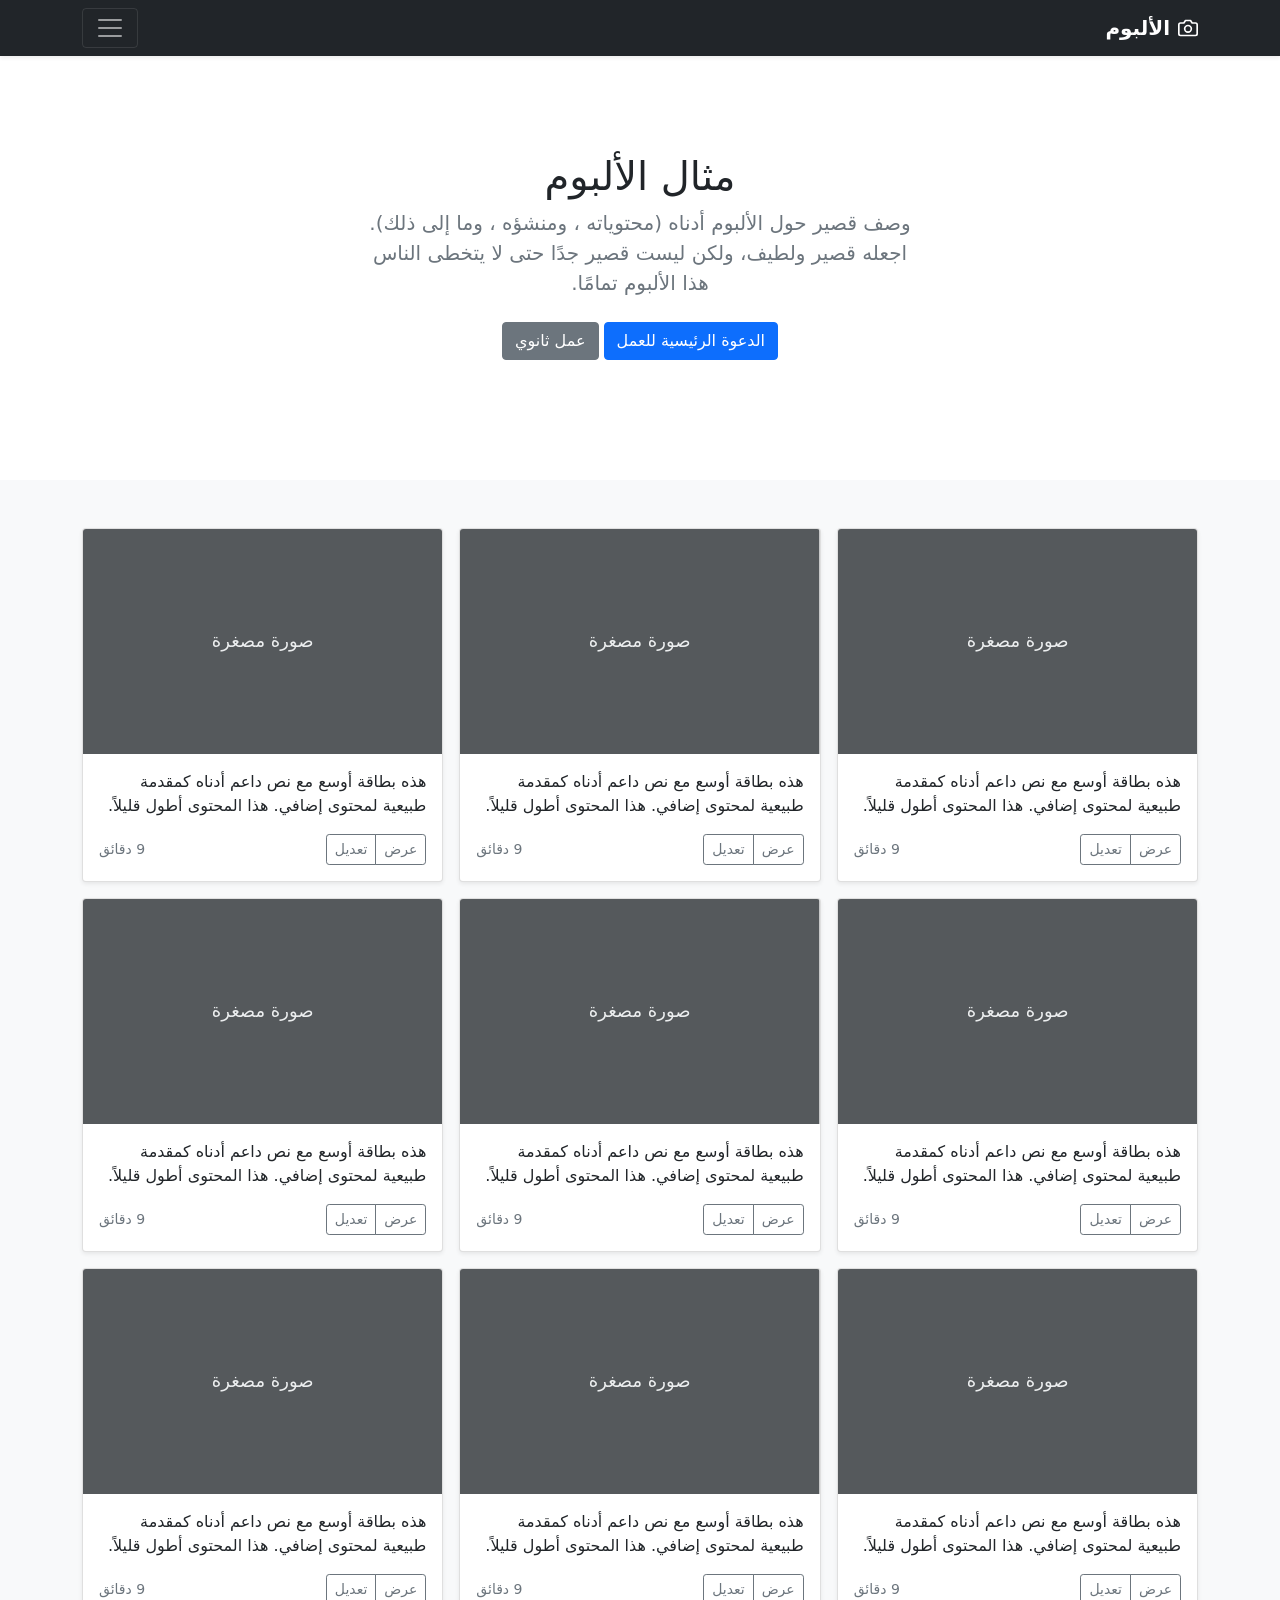
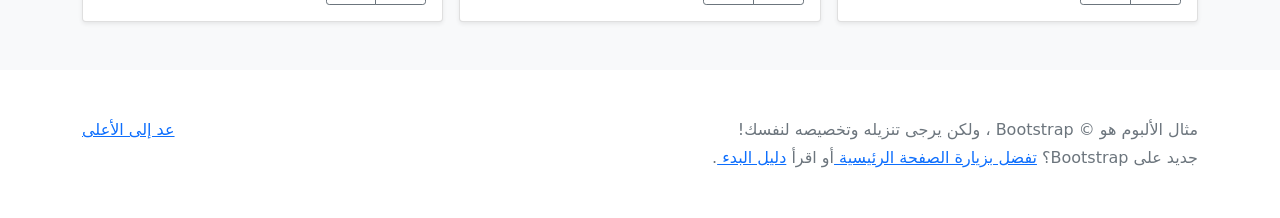
<file: bootstrap/album-rtl/index.html>
<!doctype html>
<html lang="ar" dir="rtl">
  <head>
    <meta charset="utf-8">
    <meta name="viewport" content="width=device-width, initial-scale=1">
    <meta name="description" content="">
    <meta name="author" content="Mark Otto, Jacob Thornton, and Bootstrap contributors">
    <meta name="generator" content="Hugo 0.87.0">
    <title>مثال الألبوم · Bootstrap v5.1</title>

    <link rel="canonical" href="https://getbootstrap.com/docs/5.1/examples/album-rtl/">

    

    <!-- Bootstrap core CSS -->
<link href="../assets/dist/css/bootstrap.rtl.min.css" rel="stylesheet">

    <style>
      .bd-placeholder-img {
        font-size: 1.125rem;
        text-anchor: middle;
        -webkit-user-select: none;
        -moz-user-select: none;
        user-select: none;
      }

      @media (min-width: 768px) {
        .bd-placeholder-img-lg {
          font-size: 3.5rem;
        }
      }
    </style>

    
  </head>
  <body>
    
<header>
  <div class="collapse bg-dark" id="navbarHeader">
    <div class="container">
      <div class="row">
        <div class="col-sm-8 col-md-7 py-4">
          <h4 class="text-white">حول</h4>
          <p class="text-muted">أضف بعض المعلومات حول الألبوم، المؤلف، أو أي سياق خلفية آخر. اجعلها بضع جمل حتى يتمكن الزوار من التقاط بعض التلميحات المفيدة. ثم اربطها ببعض مواقع التواصل الاجتماعي أو معلومات الاتصال.</p>
        </div>
        <div class="col-sm-4 offset-md-1 py-4">
          <h4 class="text-white">تواصل معي</h4>
          <ul class="list-unstyled">
            <li><a href="#" class="text-white">تابعني على تويتر</a></li>
            <li><a href="#" class="text-white">شاركني الإعجاب في فيسبوك</a></li>
            <li><a href="#" class="text-white">راسلني على البريد الإلكتروني</a></li>
          </ul>
        </div>
      </div>
    </div>
  </div>
  <div class="navbar navbar-dark bg-dark shadow-sm">
    <div class="container">
      <a href="#" class="navbar-brand d-flex align-items-center">
        <svg xmlns="http://www.w3.org/2000/svg" width="20" height="20" fill="none" stroke="currentColor" stroke-linecap="round" stroke-linejoin="round" stroke-width="2" aria-hidden="true" class="me-2" viewBox="0 0 24 24"><path d="M23 19a2 2 0 0 1-2 2H3a2 2 0 0 1-2-2V8a2 2 0 0 1 2-2h4l2-3h6l2 3h4a2 2 0 0 1 2 2z"/><circle cx="12" cy="13" r="4"/></svg>
        <strong>الألبوم</strong>
      </a>
      <button class="navbar-toggler" type="button" data-bs-toggle="collapse" data-bs-target="#navbarHeader" aria-controls="navbarHeader" aria-expanded="false" aria-label="تبديل التنقل">
        <span class="navbar-toggler-icon"></span>
      </button>
    </div>
  </div>
</header>

<main>

  <section class="py-5 text-center container">
    <div class="row py-lg-5">
      <div class="col-lg-6 col-md-8 mx-auto">
        <h1 class="fw-light">مثال الألبوم</h1>
        <p class="lead text-muted">وصف قصير حول الألبوم أدناه (محتوياته ، ومنشؤه ، وما إلى ذلك). اجعله قصير ولطيف، ولكن ليست قصير جدًا حتى لا يتخطى الناس هذا الألبوم تمامًا.</p>
        <p>
          <a href="#" class="btn btn-primary my-2">الدعوة الرئيسية للعمل</a>
          <a href="#" class="btn btn-secondary my-2">عمل ثانوي</a>
        </p>
      </div>
    </div>
  </section>

  <div class="album py-5 bg-light">
    <div class="container">

      <div class="row row-cols-1 row-cols-sm-2 row-cols-md-3 g-3">
        <div class="col">
          <div class="card shadow-sm">
            <svg class="bd-placeholder-img card-img-top" width="100%" height="225" xmlns="http://www.w3.org/2000/svg" role="img" aria-label="Placeholder: صورة مصغرة" preserveAspectRatio="xMidYMid slice" focusable="false"><title>Placeholder</title><rect width="100%" height="100%" fill="#55595c"/><text x="50%" y="50%" fill="#eceeef" dy=".3em">صورة مصغرة</text></svg>

            <div class="card-body">
              <p class="card-text">هذه بطاقة أوسع مع نص داعم أدناه كمقدمة طبيعية لمحتوى إضافي. هذا المحتوى أطول قليلاً.</p>
              <div class="d-flex justify-content-between align-items-center">
                <div class="btn-group">
                  <button type="button" class="btn btn-sm btn-outline-secondary">عرض</button>
                  <button type="button" class="btn btn-sm btn-outline-secondary">تعديل</button>
                </div>
                <small class="text-muted">9 دقائق</small>
              </div>
            </div>
          </div>
        </div>
        <div class="col">
          <div class="card shadow-sm">
            <svg class="bd-placeholder-img card-img-top" width="100%" height="225" xmlns="http://www.w3.org/2000/svg" role="img" aria-label="Placeholder: صورة مصغرة" preserveAspectRatio="xMidYMid slice" focusable="false"><title>Placeholder</title><rect width="100%" height="100%" fill="#55595c"/><text x="50%" y="50%" fill="#eceeef" dy=".3em">صورة مصغرة</text></svg>

            <div class="card-body">
              <p class="card-text">هذه بطاقة أوسع مع نص داعم أدناه كمقدمة طبيعية لمحتوى إضافي. هذا المحتوى أطول قليلاً.</p>
              <div class="d-flex justify-content-between align-items-center">
                <div class="btn-group">
                  <button type="button" class="btn btn-sm btn-outline-secondary">عرض</button>
                  <button type="button" class="btn btn-sm btn-outline-secondary">تعديل</button>
                </div>
                <small class="text-muted">9 دقائق</small>
              </div>
            </div>
          </div>
        </div>
        <div class="col">
          <div class="card shadow-sm">
            <svg class="bd-placeholder-img card-img-top" width="100%" height="225" xmlns="http://www.w3.org/2000/svg" role="img" aria-label="Placeholder: صورة مصغرة" preserveAspectRatio="xMidYMid slice" focusable="false"><title>Placeholder</title><rect width="100%" height="100%" fill="#55595c"/><text x="50%" y="50%" fill="#eceeef" dy=".3em">صورة مصغرة</text></svg>

            <div class="card-body">
              <p class="card-text">هذه بطاقة أوسع مع نص داعم أدناه كمقدمة طبيعية لمحتوى إضافي. هذا المحتوى أطول قليلاً.</p>
              <div class="d-flex justify-content-between align-items-center">
                <div class="btn-group">
                  <button type="button" class="btn btn-sm btn-outline-secondary">عرض</button>
                  <button type="button" class="btn btn-sm btn-outline-secondary">تعديل</button>
                </div>
                <small class="text-muted">9 دقائق</small>
              </div>
            </div>
          </div>
        </div>

        <div class="col">
          <div class="card shadow-sm">
            <svg class="bd-placeholder-img card-img-top" width="100%" height="225" xmlns="http://www.w3.org/2000/svg" role="img" aria-label="Placeholder: صورة مصغرة" preserveAspectRatio="xMidYMid slice" focusable="false"><title>Placeholder</title><rect width="100%" height="100%" fill="#55595c"/><text x="50%" y="50%" fill="#eceeef" dy=".3em">صورة مصغرة</text></svg>

            <div class="card-body">
              <p class="card-text">هذه بطاقة أوسع مع نص داعم أدناه كمقدمة طبيعية لمحتوى إضافي. هذا المحتوى أطول قليلاً.</p>
              <div class="d-flex justify-content-between align-items-center">
                <div class="btn-group">
                  <button type="button" class="btn btn-sm btn-outline-secondary">عرض</button>
                  <button type="button" class="btn btn-sm btn-outline-secondary">تعديل</button>
                </div>
                <small class="text-muted">9 دقائق</small>
              </div>
            </div>
          </div>
        </div>
        <div class="col">
          <div class="card shadow-sm">
            <svg class="bd-placeholder-img card-img-top" width="100%" height="225" xmlns="http://www.w3.org/2000/svg" role="img" aria-label="Placeholder: صورة مصغرة" preserveAspectRatio="xMidYMid slice" focusable="false"><title>Placeholder</title><rect width="100%" height="100%" fill="#55595c"/><text x="50%" y="50%" fill="#eceeef" dy=".3em">صورة مصغرة</text></svg>

            <div class="card-body">
              <p class="card-text">هذه بطاقة أوسع مع نص داعم أدناه كمقدمة طبيعية لمحتوى إضافي. هذا المحتوى أطول قليلاً.</p>
              <div class="d-flex justify-content-between align-items-center">
                <div class="btn-group">
                  <button type="button" class="btn btn-sm btn-outline-secondary">عرض</button>
                  <button type="button" class="btn btn-sm btn-outline-secondary">تعديل</button>
                </div>
                <small class="text-muted">9 دقائق</small>
              </div>
            </div>
          </div>
        </div>
        <div class="col">
          <div class="card shadow-sm">
            <svg class="bd-placeholder-img card-img-top" width="100%" height="225" xmlns="http://www.w3.org/2000/svg" role="img" aria-label="Placeholder: صورة مصغرة" preserveAspectRatio="xMidYMid slice" focusable="false"><title>Placeholder</title><rect width="100%" height="100%" fill="#55595c"/><text x="50%" y="50%" fill="#eceeef" dy=".3em">صورة مصغرة</text></svg>

            <div class="card-body">
              <p class="card-text">هذه بطاقة أوسع مع نص داعم أدناه كمقدمة طبيعية لمحتوى إضافي. هذا المحتوى أطول قليلاً.</p>
              <div class="d-flex justify-content-between align-items-center">
                <div class="btn-group">
                  <button type="button" class="btn btn-sm btn-outline-secondary">عرض</button>
                  <button type="button" class="btn btn-sm btn-outline-secondary">تعديل</button>
                </div>
                <small class="text-muted">9 دقائق</small>
              </div>
            </div>
          </div>
        </div>

        <div class="col">
          <div class="card shadow-sm">
            <svg class="bd-placeholder-img card-img-top" width="100%" height="225" xmlns="http://www.w3.org/2000/svg" role="img" aria-label="Placeholder: صورة مصغرة" preserveAspectRatio="xMidYMid slice" focusable="false"><title>Placeholder</title><rect width="100%" height="100%" fill="#55595c"/><text x="50%" y="50%" fill="#eceeef" dy=".3em">صورة مصغرة</text></svg>

            <div class="card-body">
              <p class="card-text">هذه بطاقة أوسع مع نص داعم أدناه كمقدمة طبيعية لمحتوى إضافي. هذا المحتوى أطول قليلاً.</p>
              <div class="d-flex justify-content-between align-items-center">
                <div class="btn-group">
                  <button type="button" class="btn btn-sm btn-outline-secondary">عرض</button>
                  <button type="button" class="btn btn-sm btn-outline-secondary">تعديل</button>
                </div>
                <small class="text-muted">9 دقائق</small>
              </div>
            </div>
          </div>
        </div>
        <div class="col">
          <div class="card shadow-sm">
            <svg class="bd-placeholder-img card-img-top" width="100%" height="225" xmlns="http://www.w3.org/2000/svg" role="img" aria-label="Placeholder: صورة مصغرة" preserveAspectRatio="xMidYMid slice" focusable="false"><title>Placeholder</title><rect width="100%" height="100%" fill="#55595c"/><text x="50%" y="50%" fill="#eceeef" dy=".3em">صورة مصغرة</text></svg>

            <div class="card-body">
              <p class="card-text">هذه بطاقة أوسع مع نص داعم أدناه كمقدمة طبيعية لمحتوى إضافي. هذا المحتوى أطول قليلاً.</p>
              <div class="d-flex justify-content-between align-items-center">
                <div class="btn-group">
                  <button type="button" class="btn btn-sm btn-outline-secondary">عرض</button>
                  <button type="button" class="btn btn-sm btn-outline-secondary">تعديل</button>
                </div>
                <small class="text-muted">9 دقائق</small>
              </div>
            </div>
          </div>
        </div>
        <div class="col">
          <div class="card shadow-sm">
            <svg class="bd-placeholder-img card-img-top" width="100%" height="225" xmlns="http://www.w3.org/2000/svg" role="img" aria-label="Placeholder: صورة مصغرة" preserveAspectRatio="xMidYMid slice" focusable="false"><title>Placeholder</title><rect width="100%" height="100%" fill="#55595c"/><text x="50%" y="50%" fill="#eceeef" dy=".3em">صورة مصغرة</text></svg>

            <div class="card-body">
              <p class="card-text">هذه بطاقة أوسع مع نص داعم أدناه كمقدمة طبيعية لمحتوى إضافي. هذا المحتوى أطول قليلاً.</p>
              <div class="d-flex justify-content-between align-items-center">
                <div class="btn-group">
                  <button type="button" class="btn btn-sm btn-outline-secondary">عرض</button>
                  <button type="button" class="btn btn-sm btn-outline-secondary">تعديل</button>
                </div>
                <small class="text-muted">9 دقائق</small>
              </div>
            </div>
          </div>
        </div>
      </div>
    </div>
  </div>

</main>

<footer class="text-muted py-5">
  <div class="container">
    <p class="float-end mb-1">
      <a href="#">عد إلى الأعلى</a>
    </p>
    <p class="mb-1">مثال الألبوم هو © Bootstrap ، ولكن يرجى تنزيله وتخصيصه لنفسك!</p>
    <p class="mb-0">جديد على Bootstrap؟ <a href="/"> تفضل بزيارة الصفحة الرئيسية </a> أو اقرأ <a href="../getting-started/introduction/ "> دليل البدء </a>.</p>
  </div>
</footer>


    <script src="../assets/dist/js/bootstrap.bundle.min.js"></script>

      
  </body>
</html>
</file>
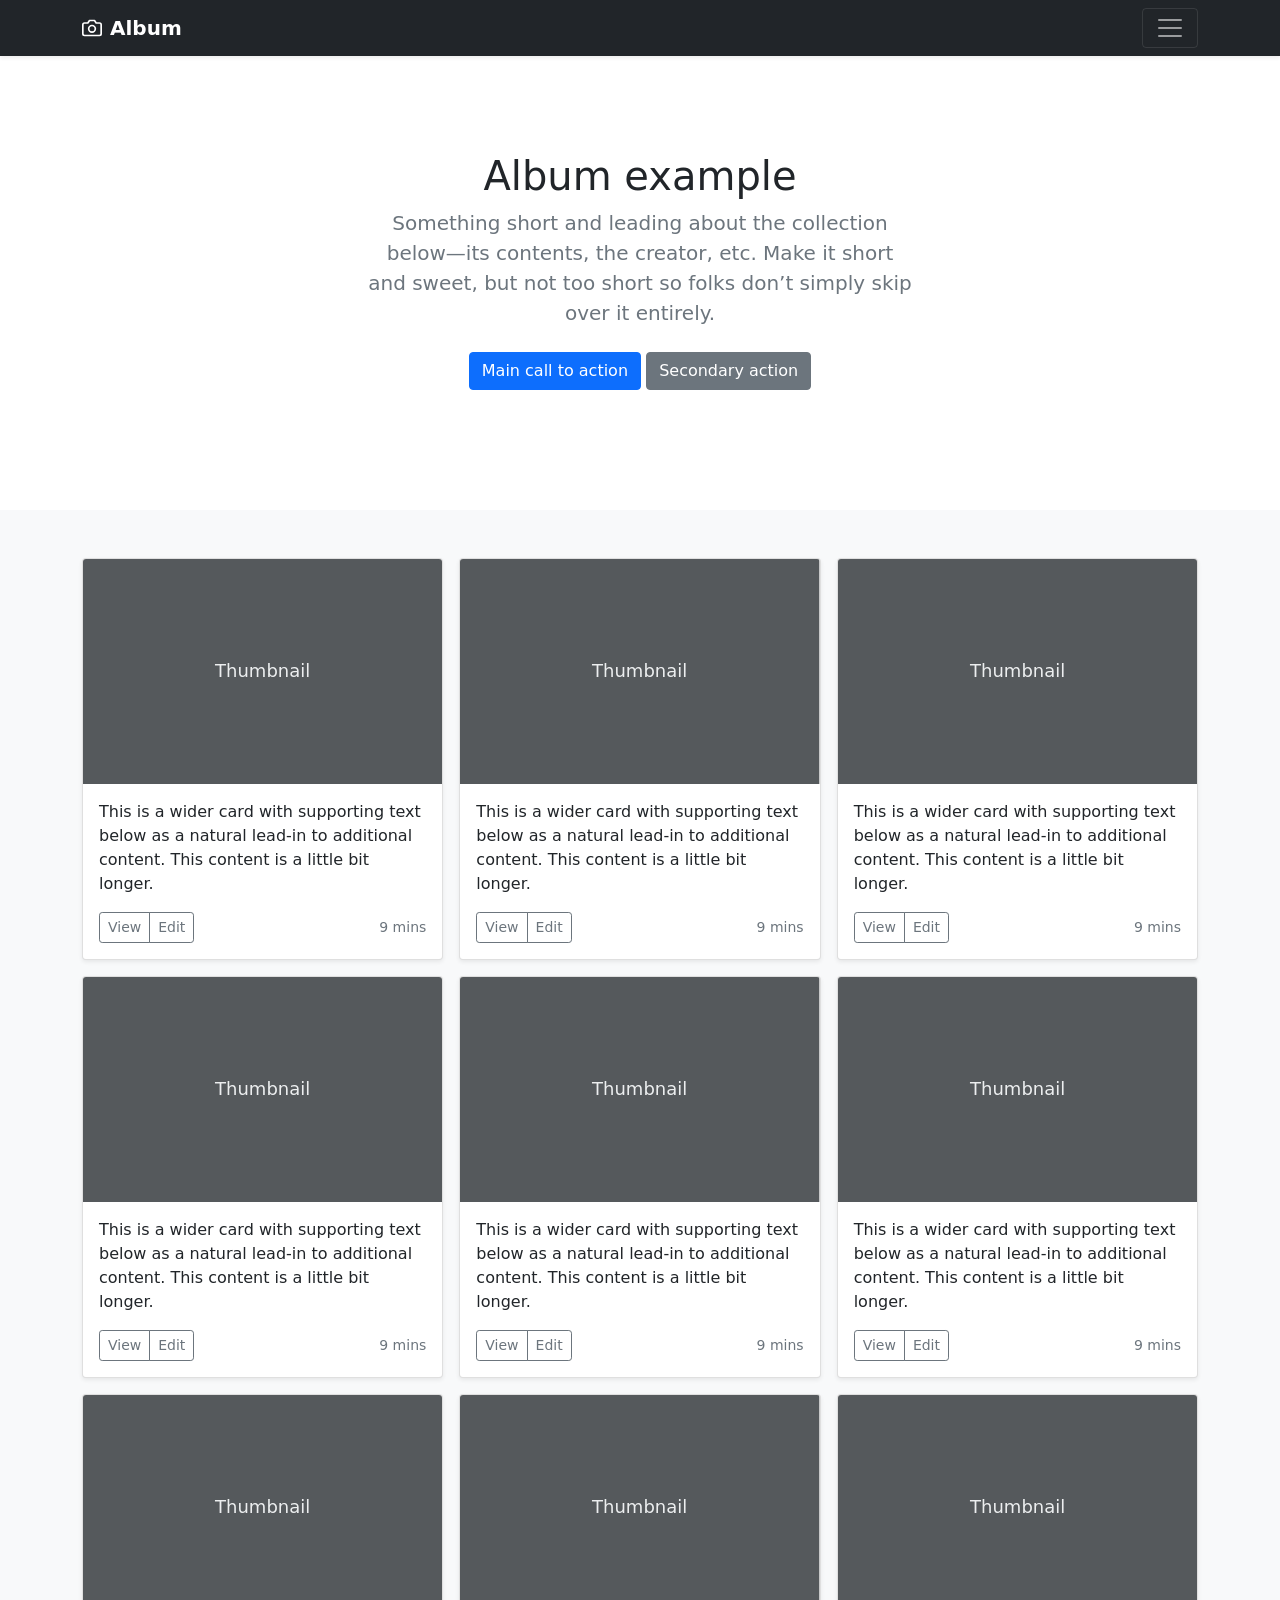
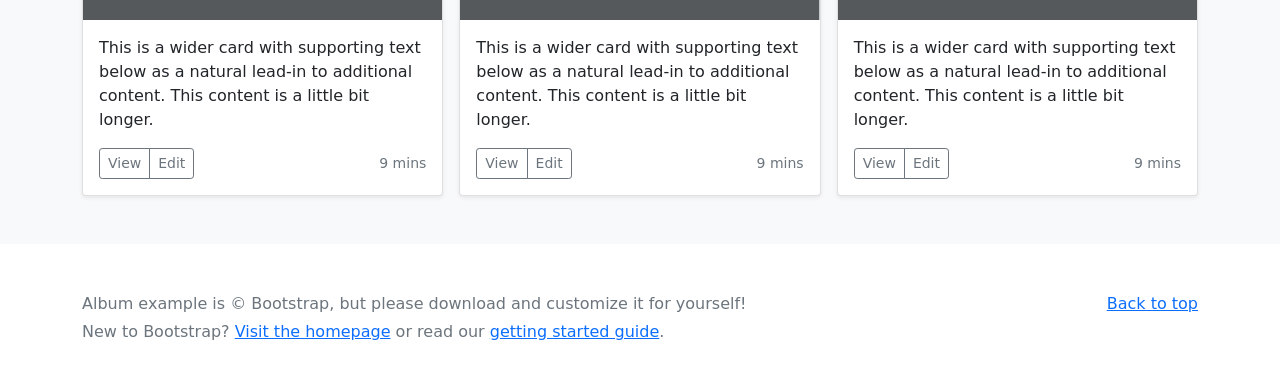
<file: bootstrap/album/index.html>
<!doctype html>
<html lang="en">
  <head>
    <meta charset="utf-8">
    <meta name="viewport" content="width=device-width, initial-scale=1">
    <meta name="description" content="">
    <meta name="author" content="Mark Otto, Jacob Thornton, and Bootstrap contributors">
    <meta name="generator" content="Hugo 0.87.0">
    <title>Album example · Bootstrap v5.1</title>

    <link rel="canonical" href="https://getbootstrap.com/docs/5.1/examples/album/">

    

    <!-- Bootstrap core CSS -->
<link href="../assets/dist/css/bootstrap.min.css" rel="stylesheet">

    <style>
      .bd-placeholder-img {
        font-size: 1.125rem;
        text-anchor: middle;
        -webkit-user-select: none;
        -moz-user-select: none;
        user-select: none;
      }

      @media (min-width: 768px) {
        .bd-placeholder-img-lg {
          font-size: 3.5rem;
        }
      }
    </style>

    
  </head>
  <body>
    
<header>
  <div class="collapse bg-dark" id="navbarHeader">
    <div class="container">
      <div class="row">
        <div class="col-sm-8 col-md-7 py-4">
          <h4 class="text-white">About</h4>
          <p class="text-muted">Add some information about the album below, the author, or any other background context. Make it a few sentences long so folks can pick up some informative tidbits. Then, link them off to some social networking sites or contact information.</p>
        </div>
        <div class="col-sm-4 offset-md-1 py-4">
          <h4 class="text-white">Contact</h4>
          <ul class="list-unstyled">
            <li><a href="#" class="text-white">Follow on Twitter</a></li>
            <li><a href="#" class="text-white">Like on Facebook</a></li>
            <li><a href="#" class="text-white">Email me</a></li>
          </ul>
        </div>
      </div>
    </div>
  </div>
  <div class="navbar navbar-dark bg-dark shadow-sm">
    <div class="container">
      <a href="#" class="navbar-brand d-flex align-items-center">
        <svg xmlns="http://www.w3.org/2000/svg" width="20" height="20" fill="none" stroke="currentColor" stroke-linecap="round" stroke-linejoin="round" stroke-width="2" aria-hidden="true" class="me-2" viewBox="0 0 24 24"><path d="M23 19a2 2 0 0 1-2 2H3a2 2 0 0 1-2-2V8a2 2 0 0 1 2-2h4l2-3h6l2 3h4a2 2 0 0 1 2 2z"/><circle cx="12" cy="13" r="4"/></svg>
        <strong>Album</strong>
      </a>
      <button class="navbar-toggler" type="button" data-bs-toggle="collapse" data-bs-target="#navbarHeader" aria-controls="navbarHeader" aria-expanded="false" aria-label="Toggle navigation">
        <span class="navbar-toggler-icon"></span>
      </button>
    </div>
  </div>
</header>

<main>

  <section class="py-5 text-center container">
    <div class="row py-lg-5">
      <div class="col-lg-6 col-md-8 mx-auto">
        <h1 class="fw-light">Album example</h1>
        <p class="lead text-muted">Something short and leading about the collection below—its contents, the creator, etc. Make it short and sweet, but not too short so folks don’t simply skip over it entirely.</p>
        <p>
          <a href="#" class="btn btn-primary my-2">Main call to action</a>
          <a href="#" class="btn btn-secondary my-2">Secondary action</a>
        </p>
      </div>
    </div>
  </section>

  <div class="album py-5 bg-light">
    <div class="container">

      <div class="row row-cols-1 row-cols-sm-2 row-cols-md-3 g-3">
        <div class="col">
          <div class="card shadow-sm">
            <svg class="bd-placeholder-img card-img-top" width="100%" height="225" xmlns="http://www.w3.org/2000/svg" role="img" aria-label="Placeholder: Thumbnail" preserveAspectRatio="xMidYMid slice" focusable="false"><title>Placeholder</title><rect width="100%" height="100%" fill="#55595c"/><text x="50%" y="50%" fill="#eceeef" dy=".3em">Thumbnail</text></svg>

            <div class="card-body">
              <p class="card-text">This is a wider card with supporting text below as a natural lead-in to additional content. This content is a little bit longer.</p>
              <div class="d-flex justify-content-between align-items-center">
                <div class="btn-group">
                  <button type="button" class="btn btn-sm btn-outline-secondary">View</button>
                  <button type="button" class="btn btn-sm btn-outline-secondary">Edit</button>
                </div>
                <small class="text-muted">9 mins</small>
              </div>
            </div>
          </div>
        </div>
        <div class="col">
          <div class="card shadow-sm">
            <svg class="bd-placeholder-img card-img-top" width="100%" height="225" xmlns="http://www.w3.org/2000/svg" role="img" aria-label="Placeholder: Thumbnail" preserveAspectRatio="xMidYMid slice" focusable="false"><title>Placeholder</title><rect width="100%" height="100%" fill="#55595c"/><text x="50%" y="50%" fill="#eceeef" dy=".3em">Thumbnail</text></svg>

            <div class="card-body">
              <p class="card-text">This is a wider card with supporting text below as a natural lead-in to additional content. This content is a little bit longer.</p>
              <div class="d-flex justify-content-between align-items-center">
                <div class="btn-group">
                  <button type="button" class="btn btn-sm btn-outline-secondary">View</button>
                  <button type="button" class="btn btn-sm btn-outline-secondary">Edit</button>
                </div>
                <small class="text-muted">9 mins</small>
              </div>
            </div>
          </div>
        </div>
        <div class="col">
          <div class="card shadow-sm">
            <svg class="bd-placeholder-img card-img-top" width="100%" height="225" xmlns="http://www.w3.org/2000/svg" role="img" aria-label="Placeholder: Thumbnail" preserveAspectRatio="xMidYMid slice" focusable="false"><title>Placeholder</title><rect width="100%" height="100%" fill="#55595c"/><text x="50%" y="50%" fill="#eceeef" dy=".3em">Thumbnail</text></svg>

            <div class="card-body">
              <p class="card-text">This is a wider card with supporting text below as a natural lead-in to additional content. This content is a little bit longer.</p>
              <div class="d-flex justify-content-between align-items-center">
                <div class="btn-group">
                  <button type="button" class="btn btn-sm btn-outline-secondary">View</button>
                  <button type="button" class="btn btn-sm btn-outline-secondary">Edit</button>
                </div>
                <small class="text-muted">9 mins</small>
              </div>
            </div>
          </div>
        </div>

        <div class="col">
          <div class="card shadow-sm">
            <svg class="bd-placeholder-img card-img-top" width="100%" height="225" xmlns="http://www.w3.org/2000/svg" role="img" aria-label="Placeholder: Thumbnail" preserveAspectRatio="xMidYMid slice" focusable="false"><title>Placeholder</title><rect width="100%" height="100%" fill="#55595c"/><text x="50%" y="50%" fill="#eceeef" dy=".3em">Thumbnail</text></svg>

            <div class="card-body">
              <p class="card-text">This is a wider card with supporting text below as a natural lead-in to additional content. This content is a little bit longer.</p>
              <div class="d-flex justify-content-between align-items-center">
                <div class="btn-group">
                  <button type="button" class="btn btn-sm btn-outline-secondary">View</button>
                  <button type="button" class="btn btn-sm btn-outline-secondary">Edit</button>
                </div>
                <small class="text-muted">9 mins</small>
              </div>
            </div>
          </div>
        </div>
        <div class="col">
          <div class="card shadow-sm">
            <svg class="bd-placeholder-img card-img-top" width="100%" height="225" xmlns="http://www.w3.org/2000/svg" role="img" aria-label="Placeholder: Thumbnail" preserveAspectRatio="xMidYMid slice" focusable="false"><title>Placeholder</title><rect width="100%" height="100%" fill="#55595c"/><text x="50%" y="50%" fill="#eceeef" dy=".3em">Thumbnail</text></svg>

            <div class="card-body">
              <p class="card-text">This is a wider card with supporting text below as a natural lead-in to additional content. This content is a little bit longer.</p>
              <div class="d-flex justify-content-between align-items-center">
                <div class="btn-group">
                  <button type="button" class="btn btn-sm btn-outline-secondary">View</button>
                  <button type="button" class="btn btn-sm btn-outline-secondary">Edit</button>
                </div>
                <small class="text-muted">9 mins</small>
              </div>
            </div>
          </div>
        </div>
        <div class="col">
          <div class="card shadow-sm">
            <svg class="bd-placeholder-img card-img-top" width="100%" height="225" xmlns="http://www.w3.org/2000/svg" role="img" aria-label="Placeholder: Thumbnail" preserveAspectRatio="xMidYMid slice" focusable="false"><title>Placeholder</title><rect width="100%" height="100%" fill="#55595c"/><text x="50%" y="50%" fill="#eceeef" dy=".3em">Thumbnail</text></svg>

            <div class="card-body">
              <p class="card-text">This is a wider card with supporting text below as a natural lead-in to additional content. This content is a little bit longer.</p>
              <div class="d-flex justify-content-between align-items-center">
                <div class="btn-group">
                  <button type="button" class="btn btn-sm btn-outline-secondary">View</button>
                  <button type="button" class="btn btn-sm btn-outline-secondary">Edit</button>
                </div>
                <small class="text-muted">9 mins</small>
              </div>
            </div>
          </div>
        </div>

        <div class="col">
          <div class="card shadow-sm">
            <svg class="bd-placeholder-img card-img-top" width="100%" height="225" xmlns="http://www.w3.org/2000/svg" role="img" aria-label="Placeholder: Thumbnail" preserveAspectRatio="xMidYMid slice" focusable="false"><title>Placeholder</title><rect width="100%" height="100%" fill="#55595c"/><text x="50%" y="50%" fill="#eceeef" dy=".3em">Thumbnail</text></svg>

            <div class="card-body">
              <p class="card-text">This is a wider card with supporting text below as a natural lead-in to additional content. This content is a little bit longer.</p>
              <div class="d-flex justify-content-between align-items-center">
                <div class="btn-group">
                  <button type="button" class="btn btn-sm btn-outline-secondary">View</button>
                  <button type="button" class="btn btn-sm btn-outline-secondary">Edit</button>
                </div>
                <small class="text-muted">9 mins</small>
              </div>
            </div>
          </div>
        </div>
        <div class="col">
          <div class="card shadow-sm">
            <svg class="bd-placeholder-img card-img-top" width="100%" height="225" xmlns="http://www.w3.org/2000/svg" role="img" aria-label="Placeholder: Thumbnail" preserveAspectRatio="xMidYMid slice" focusable="false"><title>Placeholder</title><rect width="100%" height="100%" fill="#55595c"/><text x="50%" y="50%" fill="#eceeef" dy=".3em">Thumbnail</text></svg>

            <div class="card-body">
              <p class="card-text">This is a wider card with supporting text below as a natural lead-in to additional content. This content is a little bit longer.</p>
              <div class="d-flex justify-content-between align-items-center">
                <div class="btn-group">
                  <button type="button" class="btn btn-sm btn-outline-secondary">View</button>
                  <button type="button" class="btn btn-sm btn-outline-secondary">Edit</button>
                </div>
                <small class="text-muted">9 mins</small>
              </div>
            </div>
          </div>
        </div>
        <div class="col">
          <div class="card shadow-sm">
            <svg class="bd-placeholder-img card-img-top" width="100%" height="225" xmlns="http://www.w3.org/2000/svg" role="img" aria-label="Placeholder: Thumbnail" preserveAspectRatio="xMidYMid slice" focusable="false"><title>Placeholder</title><rect width="100%" height="100%" fill="#55595c"/><text x="50%" y="50%" fill="#eceeef" dy=".3em">Thumbnail</text></svg>

            <div class="card-body">
              <p class="card-text">This is a wider card with supporting text below as a natural lead-in to additional content. This content is a little bit longer.</p>
              <div class="d-flex justify-content-between align-items-center">
                <div class="btn-group">
                  <button type="button" class="btn btn-sm btn-outline-secondary">View</button>
                  <button type="button" class="btn btn-sm btn-outline-secondary">Edit</button>
                </div>
                <small class="text-muted">9 mins</small>
              </div>
            </div>
          </div>
        </div>
      </div>
    </div>
  </div>

</main>

<footer class="text-muted py-5">
  <div class="container">
    <p class="float-end mb-1">
      <a href="#">Back to top</a>
    </p>
    <p class="mb-1">Album example is &copy; Bootstrap, but please download and customize it for yourself!</p>
    <p class="mb-0">New to Bootstrap? <a href="/">Visit the homepage</a> or read our <a href="../getting-started/introduction/">getting started guide</a>.</p>
  </div>
</footer>


    <script src="../assets/dist/js/bootstrap.bundle.min.js"></script>

      
  </body>
</html>
</file>
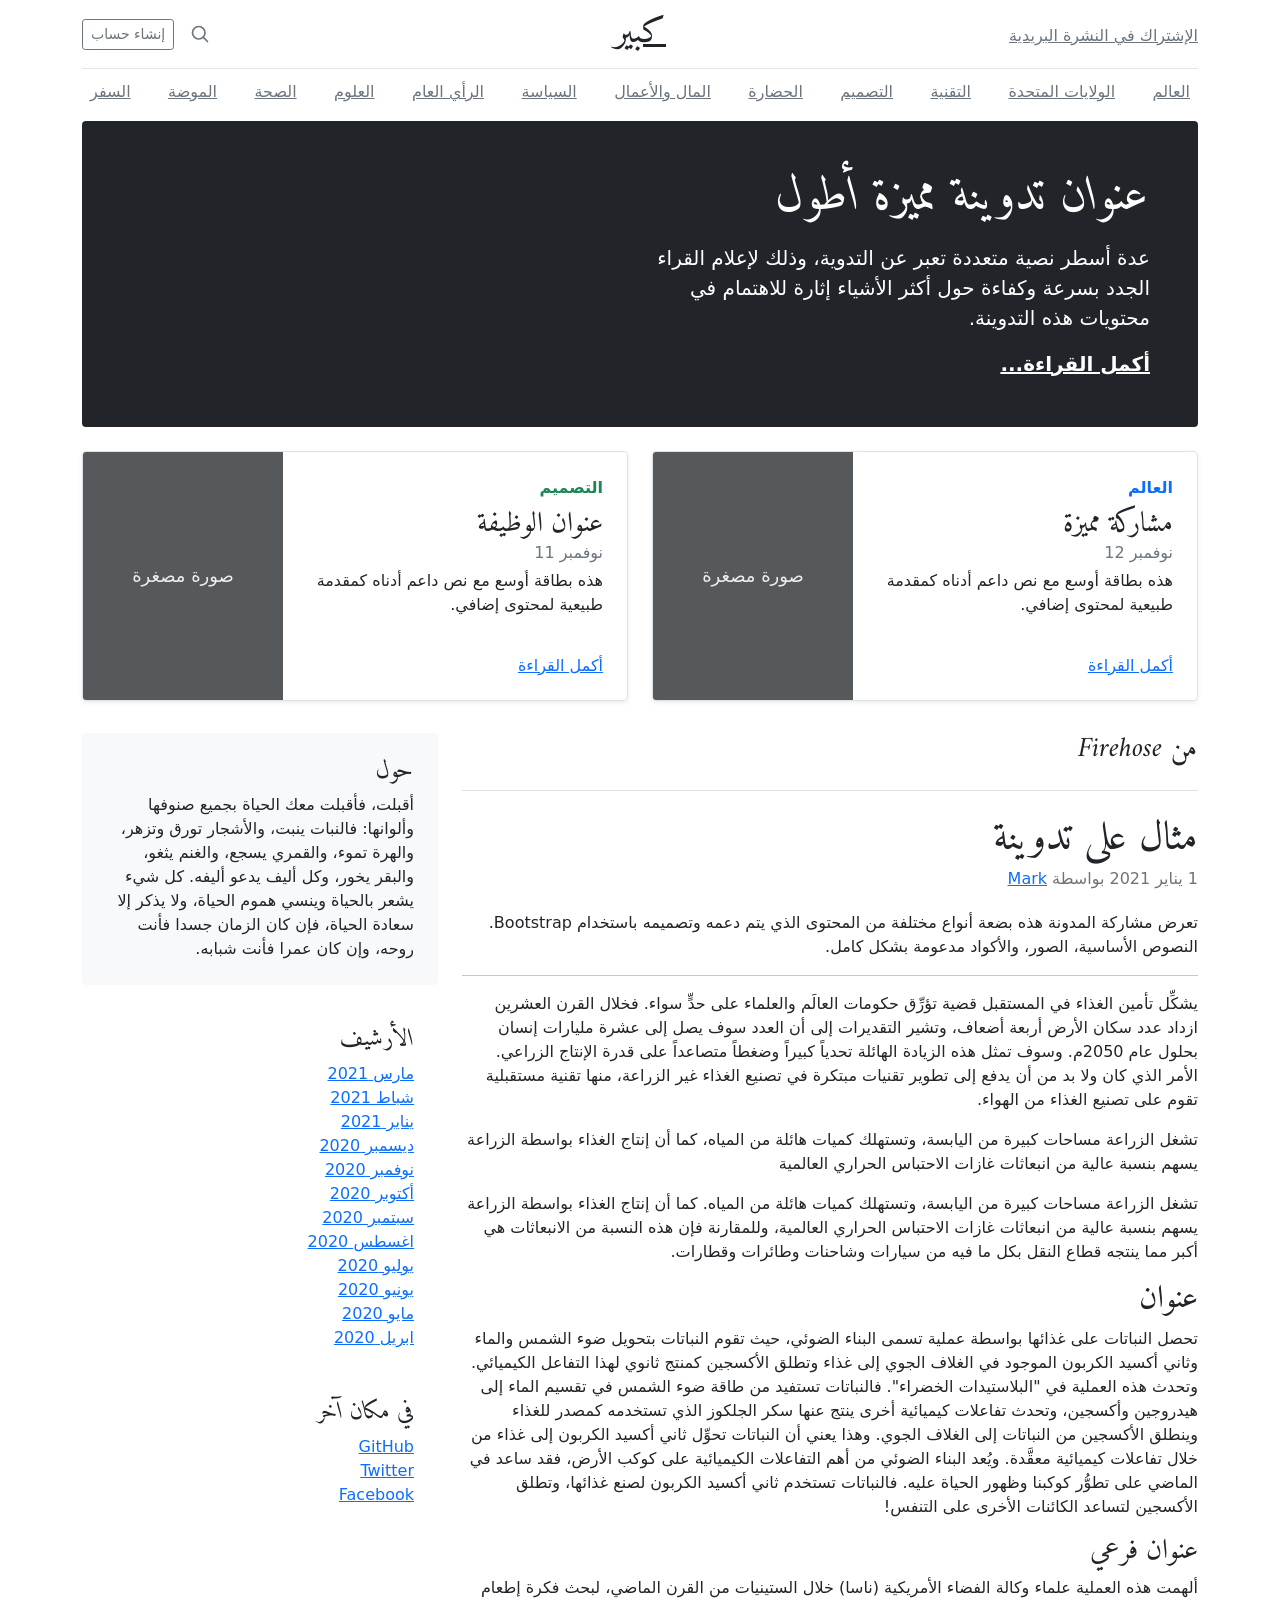
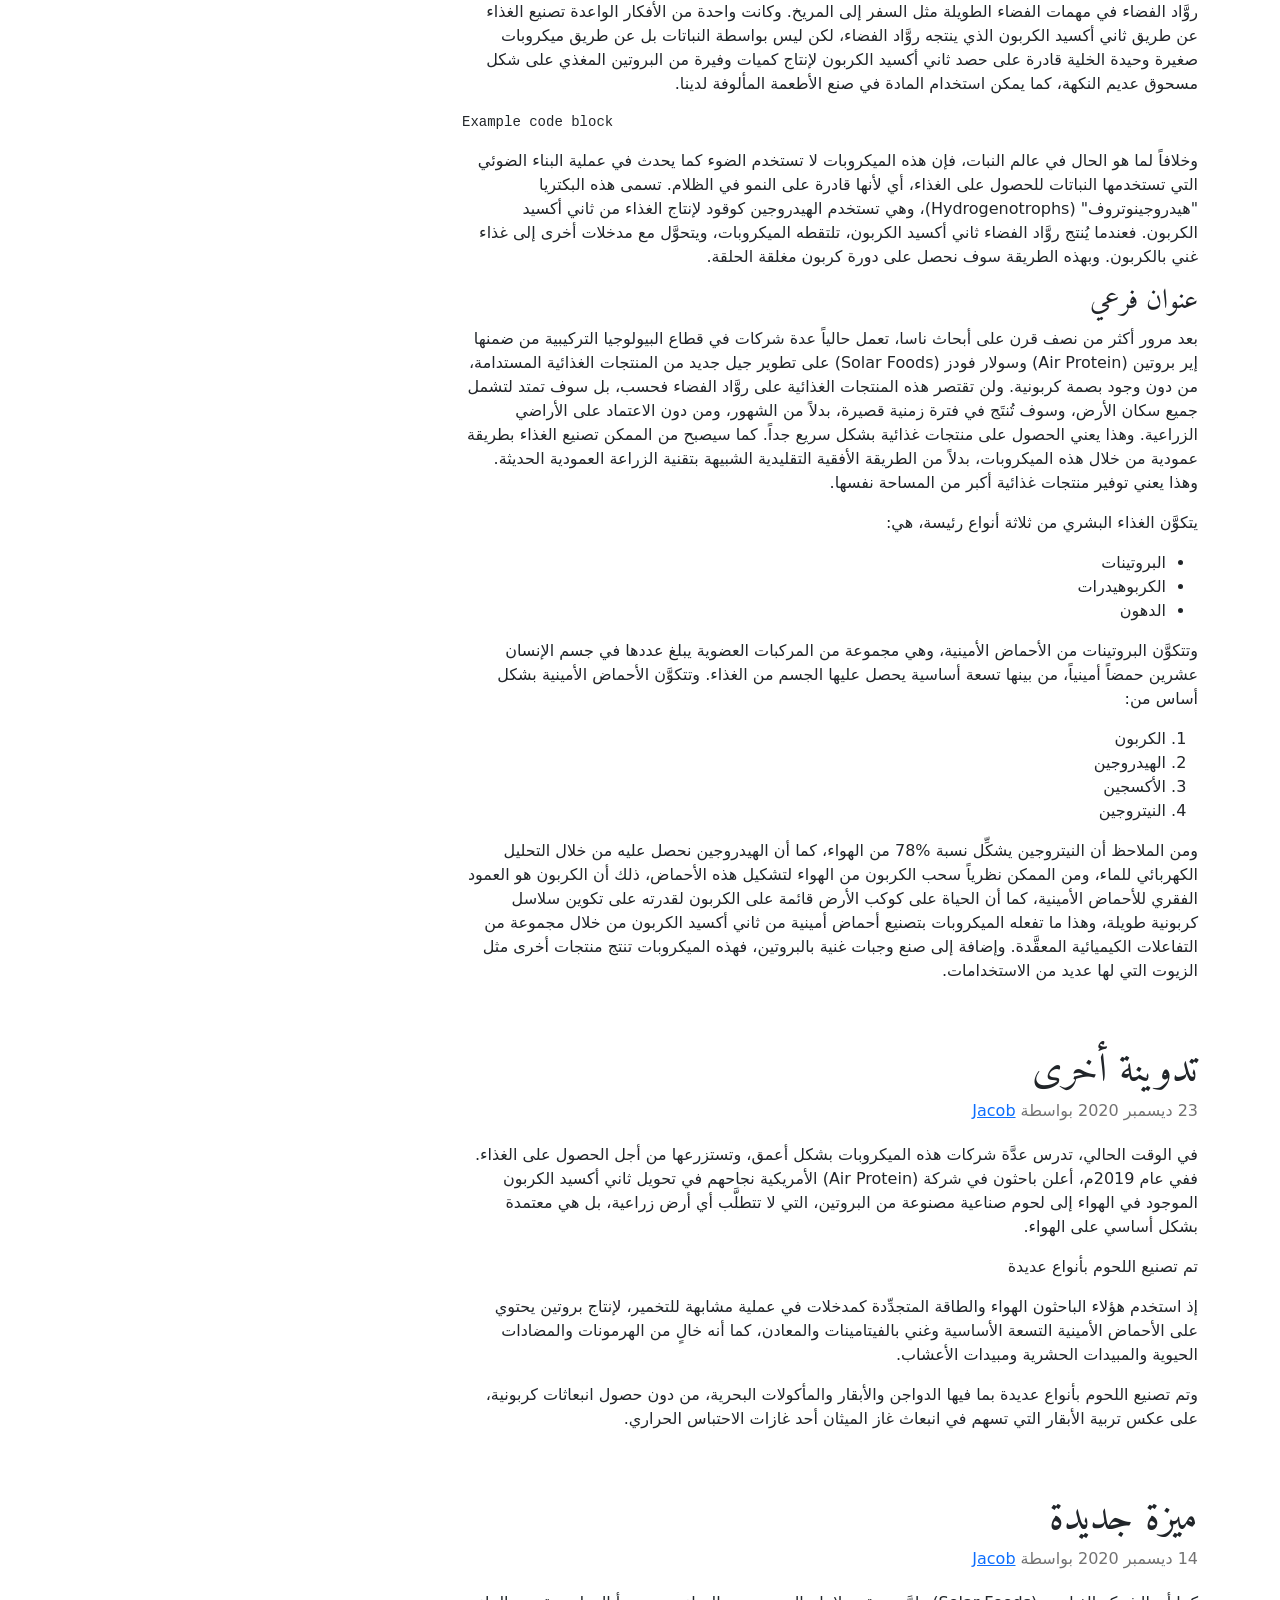
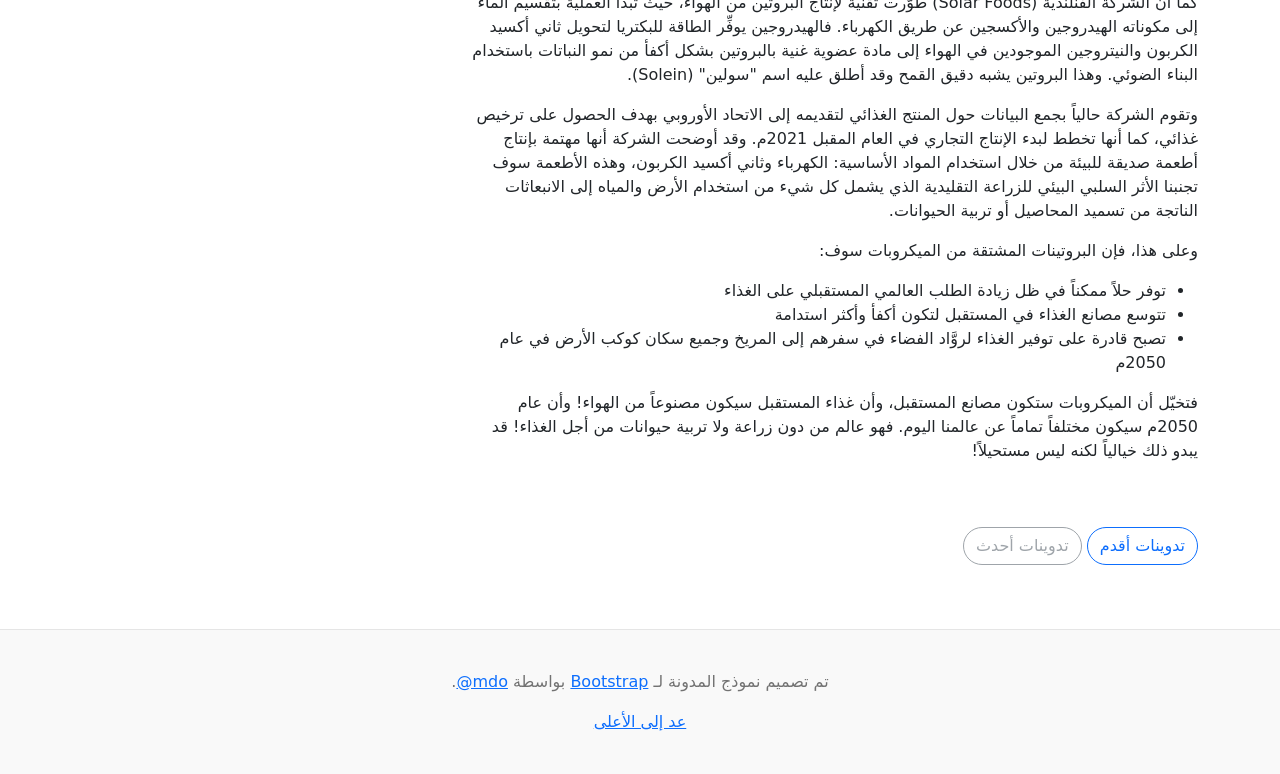
<file: bootstrap/blog-rtl/index.html>
<!doctype html>
<html lang="ar" dir="rtl">
  <head>
    <meta charset="utf-8">
    <meta name="viewport" content="width=device-width, initial-scale=1">
    <meta name="description" content="">
    <meta name="author" content="Mark Otto, Jacob Thornton, and Bootstrap contributors">
    <meta name="generator" content="Hugo 0.87.0">
    <title>قالب المدونة · Bootstrap v5.1</title>

    <link rel="canonical" href="https://getbootstrap.com/docs/5.1/examples/blog-rtl/">

    

    <!-- Bootstrap core CSS -->
<link href="../assets/dist/css/bootstrap.rtl.min.css" rel="stylesheet">

    <style>
      .bd-placeholder-img {
        font-size: 1.125rem;
        text-anchor: middle;
        -webkit-user-select: none;
        -moz-user-select: none;
        user-select: none;
      }

      @media (min-width: 768px) {
        .bd-placeholder-img-lg {
          font-size: 3.5rem;
        }
      }
    </style>

    
    <!-- Custom styles for this template -->
    <link href="https://fonts.googleapis.com/css?family=Amiri:wght@400;700&amp;display=swap" rel="stylesheet">
    <!-- Custom styles for this template -->
    <link href="../blog/blog.rtl.css" rel="stylesheet">
  </head>
  <body>
    
<div class="container">
  <header class="blog-header py-3">
    <div class="row flex-nowrap justify-content-between align-items-center">
      <div class="col-4 pt-1">
        <a class="link-secondary" href="#">الإشتراك في النشرة البريدية</a>
      </div>
      <div class="col-4 text-center">
        <a class="blog-header-logo text-dark" href="#">كبير</a>
      </div>
      <div class="col-4 d-flex justify-content-end align-items-center">
        <a class="link-secondary" href="#" aria-label="بحث">
          <svg xmlns="http://www.w3.org/2000/svg" width="20" height="20" fill="none" stroke="currentColor" stroke-linecap="round" stroke-linejoin="round" stroke-width="2" class="mx-3" role="img" viewBox="0 0 24 24"><title>بحث</title><circle cx="10.5" cy="10.5" r="7.5"/><path d="M21 21l-5.2-5.2"/></svg>
        </a>
        <a class="btn btn-sm btn-outline-secondary" href="#">إنشاء حساب</a>
      </div>
    </div>
  </header>

  <div class="nav-scroller py-1 mb-2">
    <nav class="nav d-flex justify-content-between">
      <a class="p-2 link-secondary" href="#">العالم</a>
      <a class="p-2 link-secondary" href="#">الولايات المتحدة</a>
      <a class="p-2 link-secondary" href="#">التقنية</a>
      <a class="p-2 link-secondary" href="#">التصميم</a>
      <a class="p-2 link-secondary" href="#">الحضارة</a>
      <a class="p-2 link-secondary" href="#">المال والأعمال</a>
      <a class="p-2 link-secondary" href="#">السياسة</a>
      <a class="p-2 link-secondary" href="#">الرأي العام</a>
      <a class="p-2 link-secondary" href="#">العلوم</a>
      <a class="p-2 link-secondary" href="#">الصحة</a>
      <a class="p-2 link-secondary" href="#">الموضة</a>
      <a class="p-2 link-secondary" href="#">السفر</a>
    </nav>
  </div>
</div>

<main class="container">
  <div class="p-4 p-md-5 mb-4 text-white rounded bg-dark">
    <div class="col-md-6 px-0">
      <h1 class="display-4 fst-italic">عنوان تدوينة مميزة أطول</h1>
      <p class="lead my-3">عدة أسطر نصية متعددة تعبر عن التدوية، وذلك لإعلام القراء الجدد بسرعة وكفاءة حول أكثر الأشياء إثارة للاهتمام في محتويات هذه التدوينة.</p>
      <p class="lead mb-0"><a href="#" class="text-white fw-bold">أكمل القراءة...</a></p>
    </div>
  </div>

  <div class="row mb-2">
    <div class="col-md-6">
      <div class="row g-0 border rounded overflow-hidden flex-md-row mb-4 shadow-sm h-md-250 position-relative">
        <div class="col p-4 d-flex flex-column position-static">
          <strong class="d-inline-block mb-2 text-primary">العالم</strong>
          <h3 class="mb-0">مشاركة مميزة</h3>
          <div class="mb-1 text-muted">نوفمبر 12</div>
          <p class="card-text mb-auto">هذه بطاقة أوسع مع نص داعم أدناه كمقدمة طبيعية لمحتوى إضافي.</p>
          <a href="#" class="stretched-link">أكمل القراءة</a>
        </div>
        <div class="col-auto d-none d-lg-block">
          <svg class="bd-placeholder-img" width="200" height="250" xmlns="http://www.w3.org/2000/svg" role="img" aria-label="Placeholder: صورة مصغرة" preserveAspectRatio="xMidYMid slice" focusable="false"><title>Placeholder</title><rect width="100%" height="100%" fill="#55595c"/><text x="50%" y="50%" fill="#eceeef" dy=".3em">صورة مصغرة</text></svg>

        </div>
      </div>
    </div>
    <div class="col-md-6">
      <div class="row g-0 border rounded overflow-hidden flex-md-row mb-4 shadow-sm h-md-250 position-relative">
        <div class="col p-4 d-flex flex-column position-static">
          <strong class="d-inline-block mb-2 text-success">التصميم</strong>
          <h3 class="mb-0">عنوان الوظيفة</h3>
          <div class="mb-1 text-muted">نوفمبر 11</div>
          <p class="mb-auto">هذه بطاقة أوسع مع نص داعم أدناه كمقدمة طبيعية لمحتوى إضافي.</p>
          <a href="#" class="stretched-link">أكمل القراءة</a>
        </div>
        <div class="col-auto d-none d-lg-block">
          <svg class="bd-placeholder-img" width="200" height="250" xmlns="http://www.w3.org/2000/svg" role="img" aria-label="Placeholder: صورة مصغرة" preserveAspectRatio="xMidYMid slice" focusable="false"><title>Placeholder</title><rect width="100%" height="100%" fill="#55595c"/><text x="50%" y="50%" fill="#eceeef" dy=".3em">صورة مصغرة</text></svg>

        </div>
      </div>
    </div>
  </div>

  <div class="row">
    <div class="col-md-8">
      <h3 class="pb-4 mb-4 fst-italic border-bottom">
        من Firehose
      </h3>

      <article class="blog-post">
        <h2 class="blog-post-title">مثال على تدوينة</h2>
        <p class="blog-post-meta">1 يناير 2021 بواسطة <a href="#"> Mark </a></p>

        <p>تعرض مشاركة المدونة هذه بضعة أنواع مختلفة من المحتوى الذي يتم دعمه وتصميمه باستخدام Bootstrap. النصوص الأساسية، الصور، والأكواد مدعومة بشكل كامل.</p>
        <hr>
        <p>يشكِّل تأمين الغذاء في المستقبل قضية تؤرِّق حكومات العالَم والعلماء على حدٍّ سواء. فخلال القرن العشرين ازداد عدد سكان الأرض أربعة أضعاف، وتشير التقديرات إلى أن العدد سوف يصل إلى عشرة مليارات إنسان بحلول عام 2050م. وسوف تمثل هذه الزيادة الهائلة تحدياً كبيراً وضغطاً متصاعداً على قدرة الإنتاج الزراعي. الأمر الذي كان ولا بد من أن يدفع إلى تطوير تقنيات مبتكرة في تصنيع الغذاء غير الزراعة، منها تقنية مستقبلية تقوم على تصنيع الغذاء من الهواء.</p>
        <blockquote>
          <p>تشغل الزراعة مساحات كبيرة من اليابسة، وتستهلك كميات هائلة من المياه، كما أن إنتاج الغذاء بواسطة الزراعة يسهم بنسبة عالية من انبعاثات غازات الاحتباس الحراري العالمية</p>
        </blockquote>
        <p>تشغل الزراعة مساحات كبيرة من اليابسة، وتستهلك كميات هائلة من المياه. كما أن إنتاج الغذاء بواسطة الزراعة يسهم بنسبة عالية من انبعاثات غازات الاحتباس الحراري العالمية، وللمقارنة فإن هذه النسبة من الانبعاثات هي أكبر مما ينتجه قطاع النقل بكل ما فيه من سيارات وشاحنات وطائرات وقطارات.</p>
        <h2>عنوان</h2>
        <p>تحصل النباتات على غذائها بواسطة عملية تسمى البناء الضوئي، حيث تقوم النباتات بتحويل ضوء الشمس والماء وثاني أكسيد الكربون الموجود في الغلاف الجوي إلى غذاء وتطلق الأكسجين كمنتج ثانوي لهذا التفاعل الكيميائي. وتحدث هذه العملية في "البلاستيدات الخضراء". فالنباتات تستفيد من طاقة ضوء الشمس في تقسيم الماء إلى هيدروجين وأكسجين، وتحدث تفاعلات كيميائية أخرى ينتج عنها سكر الجلكوز الذي تستخدمه كمصدر للغذاء وينطلق الأكسجين من النباتات إلى الغلاف الجوي. وهذا يعني أن النباتات تحوِّل ثاني أكسيد الكربون إلى غذاء من خلال تفاعلات كيميائية معقَّدة. ويُعد البناء الضوئي من أهم التفاعلات الكيميائية على كوكب الأرض، فقد ساعد في الماضي على تطوُّر كوكبنا وظهور الحياة عليه. فالنباتات تستخدم ثاني أكسيد الكربون لصنع غذائها، وتطلق الأكسجين لتساعد الكائنات الأخرى على التنفس!</p>
        <h3>عنوان فرعي</h3>
        <p>ألهمت هذه العملية علماء وكالة الفضاء الأمريكية (ناسا) خلال الستينيات من القرن الماضي، لبحث فكرة إطعام روَّاد الفضاء في مهمات الفضاء الطويلة مثل السفر إلى المريخ. وكانت واحدة من الأفكار الواعدة تصنيع الغذاء عن طريق ثاني أكسيد الكربون الذي ينتجه روَّاد الفضاء، لكن ليس بواسطة النباتات بل عن طريق ميكروبات صغيرة وحيدة الخلية قادرة على حصد ثاني أكسيد الكربون لإنتاج كميات وفيرة من البروتين المغذي على شكل مسحوق عديم النكهة، كما يمكن استخدام المادة في صنع الأطعمة المألوفة لدينا.</p>
        <pre><code>Example code block</code></pre>
        <p>وخلافاً لما هو الحال في عالم النبات، فإن هذه الميكروبات لا تستخدم الضوء كما يحدث في عملية البناء الضوئي التي تستخدمها النباتات للحصول على الغذاء، أي لأنها قادرة على النمو في الظلام. تسمى هذه البكتريا "هيدروجينوتروف" (Hydrogenotrophs)، وهي تستخدم الهيدروجين كوقود لإنتاج الغذاء من ثاني أكسيد الكربون. فعندما يُنتج روَّاد الفضاء ثاني أكسيد الكربون، تلتقطه الميكروبات، ويتحوَّل مع مدخلات أخرى إلى غذاء غني بالكربون. وبهذه الطريقة سوف نحصل على دورة كربون مغلقة الحلقة.</p>
        <h3>عنوان فرعي</h3>
        <p>بعد مرور أكثر من نصف قرن على أبحاث ناسا، تعمل حالياً عدة شركات في قطاع البيولوجيا التركيبية من ضمنها إير بروتين (Air Protein) وسولار فودز (Solar Foods) على تطوير جيل جديد من المنتجات الغذائية المستدامة، من دون وجود بصمة كربونية. ولن تقتصر هذه المنتجات الغذائية على روَّاد الفضاء فحسب، بل سوف تمتد لتشمل جميع سكان الأرض، وسوف تُنتَج في فترة زمنية قصيرة، بدلاً من الشهور، ومن دون الاعتماد على الأراضي الزراعية. وهذا يعني الحصول على منتجات غذائية بشكل سريع جداً. كما سيصبح من الممكن تصنيع الغذاء بطريقة عمودية من خلال هذه الميكروبات، بدلاً من الطريقة الأفقية التقليدية الشبيهة بتقنية الزراعة العمودية الحديثة. وهذا يعني توفير منتجات غذائية أكبر من المساحة نفسها.</p>
        <p>يتكوَّن الغذاء البشري من ثلاثة أنواع رئيسة، هي:</p>
        <ul>
          <li>البروتينات</li>
          <li>الكربوهيدرات</li>
          <li>الدهون</li>
        </ul>
        <p>وتتكوَّن البروتينات من الأحماض الأمينية، وهي مجموعة من المركبات العضوية يبلغ عددها في جسم الإنسان عشرين حمضاً أمينياً، من بينها تسعة أساسية يحصل عليها الجسم من الغذاء. وتتكوَّن الأحماض الأمينية بشكل أساس من:</p>
        <ol>
          <li>الكربون</li>
          <li>الهيدروجين</li>
          <li>الأكسجين</li>
          <li>النيتروجين</li>
        </ol>
        <p>ومن الملاحظ أن النيتروجين يشكِّل نسبة %78 من الهواء، كما أن الهيدروجين نحصل عليه من خلال التحليل الكهربائي للماء، ومن الممكن نظرياً سحب الكربون من الهواء لتشكيل هذه الأحماض، ذلك أن الكربون هو العمود الفقري للأحماض الأمينية، كما أن الحياة على كوكب الأرض قائمة على الكربون لقدرته على تكوين سلاسل كربونية طويلة، وهذا ما تفعله الميكروبات بتصنيع أحماض أمينية من ثاني أكسيد الكربون من خلال مجموعة من التفاعلات الكيميائية المعقَّدة. وإضافة إلى صنع وجبات غنية بالبروتين، فهذه الميكروبات تنتج منتجات أخرى مثل الزيوت التي لها عديد من الاستخدامات.</p>
      </article>

      <article class="blog-post">
        <h2 class="blog-post-title">تدوينة أخرى</h2>
        <p class="blog-post-meta">23 ديسمبر 2020 بواسطة <a href="#">Jacob</a></p>

        <p>في الوقت الحالي، تدرس عدَّة شركات هذه الميكروبات بشكل أعمق، وتستزرعها من أجل الحصول على الغذاء. ففي عام 2019م، أعلن باحثون في شركة (Air Protein) الأمريكية نجاحهم في تحويل ثاني أكسيد الكربون الموجود في الهواء إلى لحوم صناعية مصنوعة من البروتين، التي لا تتطلَّب أي أرض زراعية، بل هي معتمدة بشكل أساسي على الهواء.</p>
        <blockquote>
          <p>تم تصنيع اللحوم بأنواع عديدة</p>
        </blockquote>
        <p>إذ استخدم هؤلاء الباحثون الهواء والطاقة المتجدِّدة كمدخلات في عملية مشابهة للتخمير، لإنتاج بروتين يحتوي على الأحماض الأمينية التسعة الأساسية وغني بالفيتامينات والمعادن، كما أنه خالٍ من الهرمونات والمضادات الحيوية والمبيدات الحشرية ومبيدات الأعشاب.</p>
        <p> وتم تصنيع اللحوم بأنواع عديدة بما فيها الدواجن والأبقار والمأكولات البحرية، من دون حصول انبعاثات كربونية، على عكس تربية الأبقار التي تسهم في انبعاث غاز الميثان أحد غازات الاحتباس الحراري.</p>
      </article>

      <article class="blog-post">
        <h2 class="blog-post-title">ميزة جديدة</h2>
        <p class="blog-post-meta">14 ديسمبر 2020 بواسطة <a href="#">Jacob</a></p>

        <p>كما أن الشركة الفنلندية (Solar Foods) طوَّرت تقنية لإنتاج البروتين من الهواء، حيث تبدأ العملية بتقسيم الماء إلى مكوناته الهيدروجين والأكسجين عن طريق الكهرباء. فالهيدروجين يوفِّر الطاقة للبكتريا لتحويل ثاني أكسيد الكربون والنيتروجين الموجودين في الهواء إلى مادة عضوية غنية بالبروتين بشكل أكفأ من نمو النباتات باستخدام البناء الضوئي. وهذا البروتين يشبه دقيق القمح وقد أطلق عليه اسم "سولين" (Solein).</p>
        <p>وتقوم الشركة حالياً بجمع البيانات حول المنتج الغذائي لتقديمه إلى الاتحاد الأوروبي بهدف الحصول على ترخيص غذائي، كما أنها تخطط لبدء الإنتاج التجاري في العام المقبل 2021م. وقد أوضحت الشركة أنها مهتمة بإنتاج أطعمة صديقة للبيئة من خلال استخدام المواد الأساسية: الكهرباء وثاني أكسيد الكربون، وهذه الأطعمة سوف تجنبنا الأثر السلبي البيئي للزراعة التقليدية الذي يشمل كل شيء من استخدام الأرض والمياه إلى الانبعاثات الناتجة من تسميد المحاصيل أو تربية الحيوانات.</p>
        <p>وعلى هذا، فإن البروتينات المشتقة من الميكروبات سوف:</p>
        <ul>
          <li>توفر حلاً ممكناً في ظل زيادة الطلب العالمي المستقبلي على الغذاء</li>
          <li>تتوسع مصانع الغذاء في المستقبل لتكون أكفأ وأكثر استدامة</li>
          <li>تصبح قادرة على توفير الغذاء لروَّاد الفضاء في سفرهم إلى المريخ وجميع سكان كوكب الأرض في عام 2050م</li>
        </ul>
        <p>فتخيّل أن الميكروبات ستكون مصانع المستقبل، وأن غذاء المستقبل سيكون مصنوعاً من الهواء! وأن عام 2050م سيكون مختلفاً تماماً عن عالمنا اليوم. فهو عالم من دون زراعة ولا تربية حيوانات من أجل الغذاء! قد يبدو ذلك خيالياً لكنه ليس مستحيلاً!</p>
      </article>

      <nav class="blog-pagination" aria-label="Pagination">
        <a class="btn btn-outline-primary" href="#">تدوينات أقدم</a>
        <a class="btn btn-outline-secondary disabled" href="#" tabindex="-1" aria-disabled="true">تدوينات أحدث</a>
      </nav>

    </div>

    <div class="col-md-4">
      <div class="position-sticky" style="top: 2rem;">
        <div class="p-4 mb-3 bg-light rounded">
          <h4 class="fst-italic">حول</h4>
          <p class="mb-0">أقبلت، فأقبلت معك الحياة بجميع صنوفها وألوانها: فالنبات ينبت، والأشجار تورق وتزهر، والهرة تموء، والقمري يسجع، والغنم يثغو، والبقر يخور، وكل أليف يدعو أليفه. كل شيء يشعر بالحياة وينسي هموم الحياة، ولا يذكر إلا سعادة الحياة، فإن كان الزمان جسدا فأنت روحه، وإن كان عمرا فأنت شبابه.</p>
        </div>

        <div class="p-4">
          <h4 class="fst-italic">الأرشيف</h4>
          <ol class="list-unstyled mb-0">
            <li><a href="#">مارس 2021</a></li>
            <li><a href="#">شباط 2021</a></li>
            <li><a href="#">يناير 2021</a></li>
            <li><a href="#">ديسمبر 2020</a></li>
            <li><a href="#">نوفمبر 2020</a></li>
            <li><a href="#">أكتوبر 2020</a></li>
            <li><a href="#">سبتمبر 2020</a></li>
            <li><a href="#">اغسطس 2020</a></li>
            <li><a href="#">يوليو 2020</a></li>
            <li><a href="#">يونيو 2020</a></li>
            <li><a href="#">مايو 2020</a></li>
            <li><a href="#">ابريل 2020</a></li>
          </ol>
        </div>

        <div class="p-4">
          <h4 class="fst-italic">في مكان آخر</h4>
          <ol class="list-unstyled">
            <li><a href="#">GitHub</a></li>
            <li><a href="#">Twitter</a></li>
            <li><a href="#">Facebook</a></li>
          </ol>
        </div>
      </div>
    </div>
  </div>

</main>

<footer class="blog-footer">
  <p>تم تصميم نموذج المدونة لـ <a href="https://getbootstrap.com/">Bootstrap</a> بواسطة <a href="https://twitter.com/mdo"><bdi lang="en" dir="ltr">@mdo</bdi></a>.</p>
  <p>
    <a href="#">عد إلى الأعلى</a>
  </p>
</footer>


    
  </body>
</html>
</file>
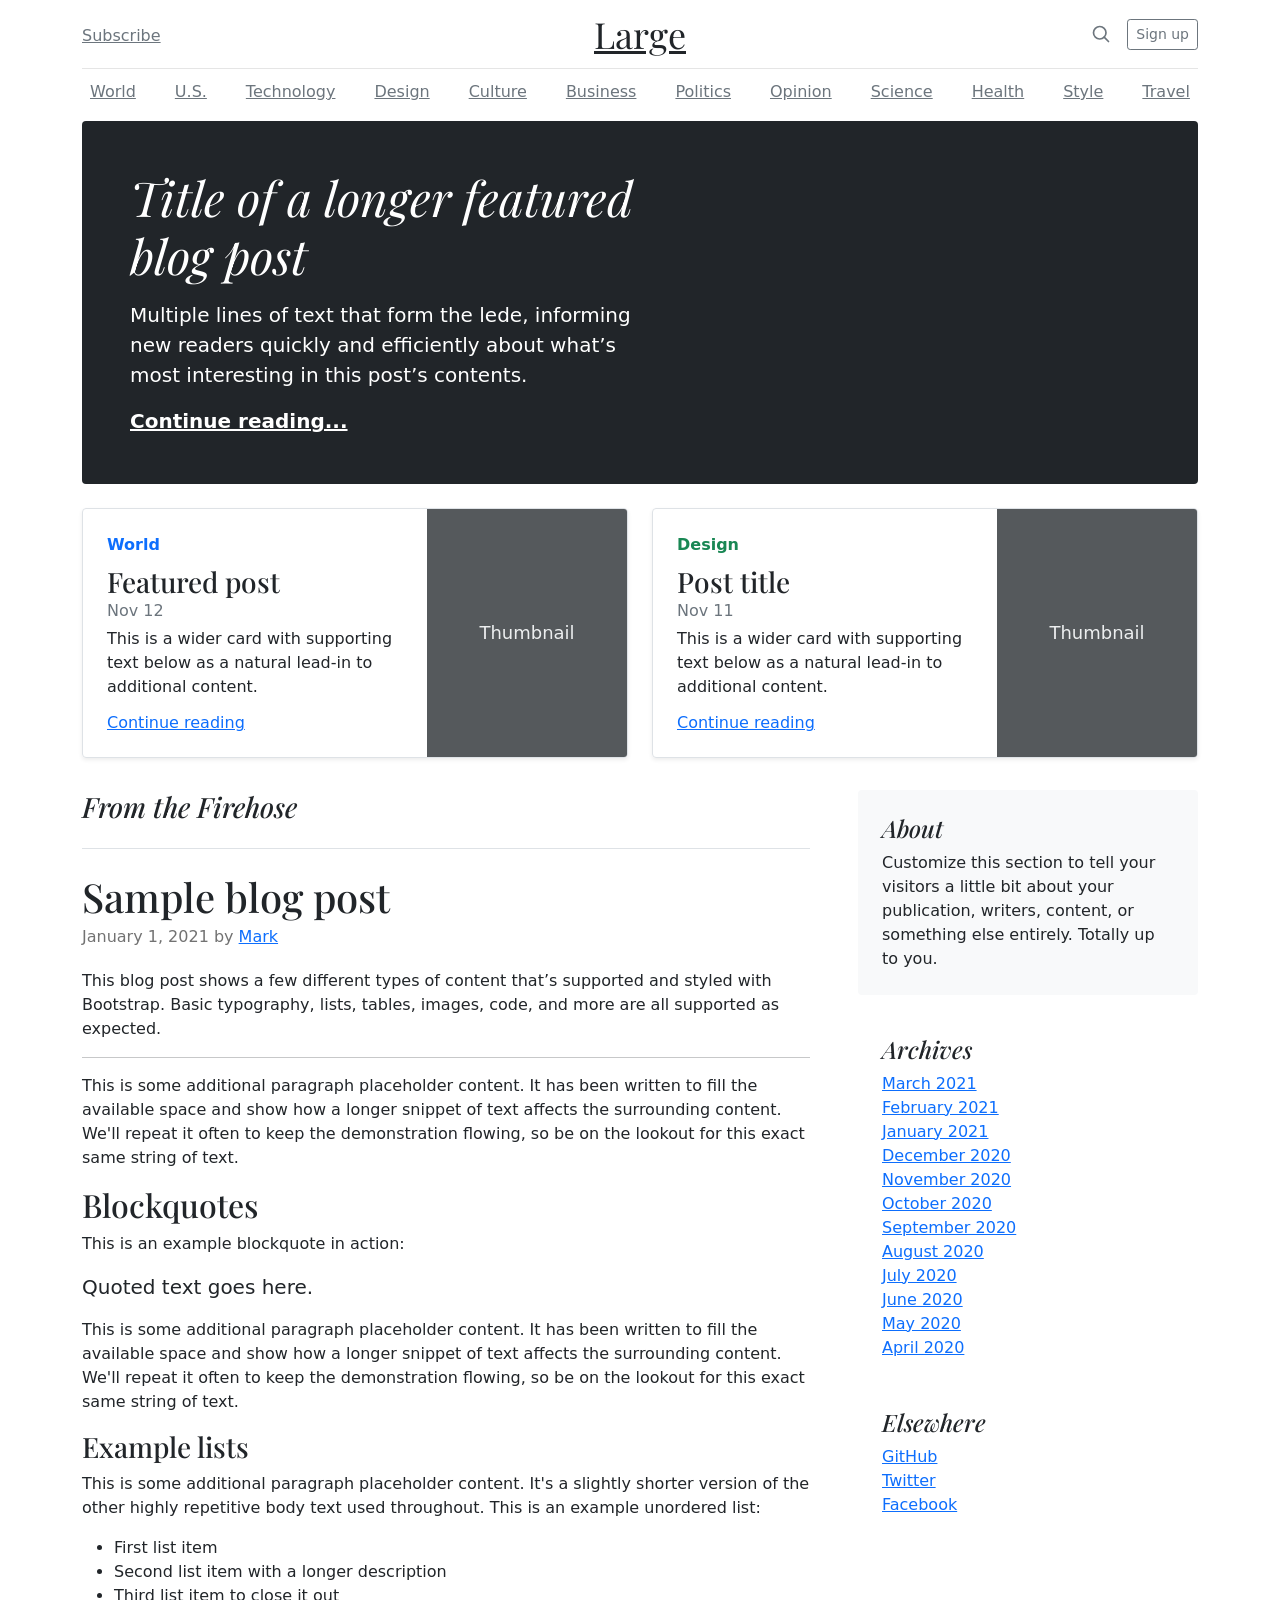
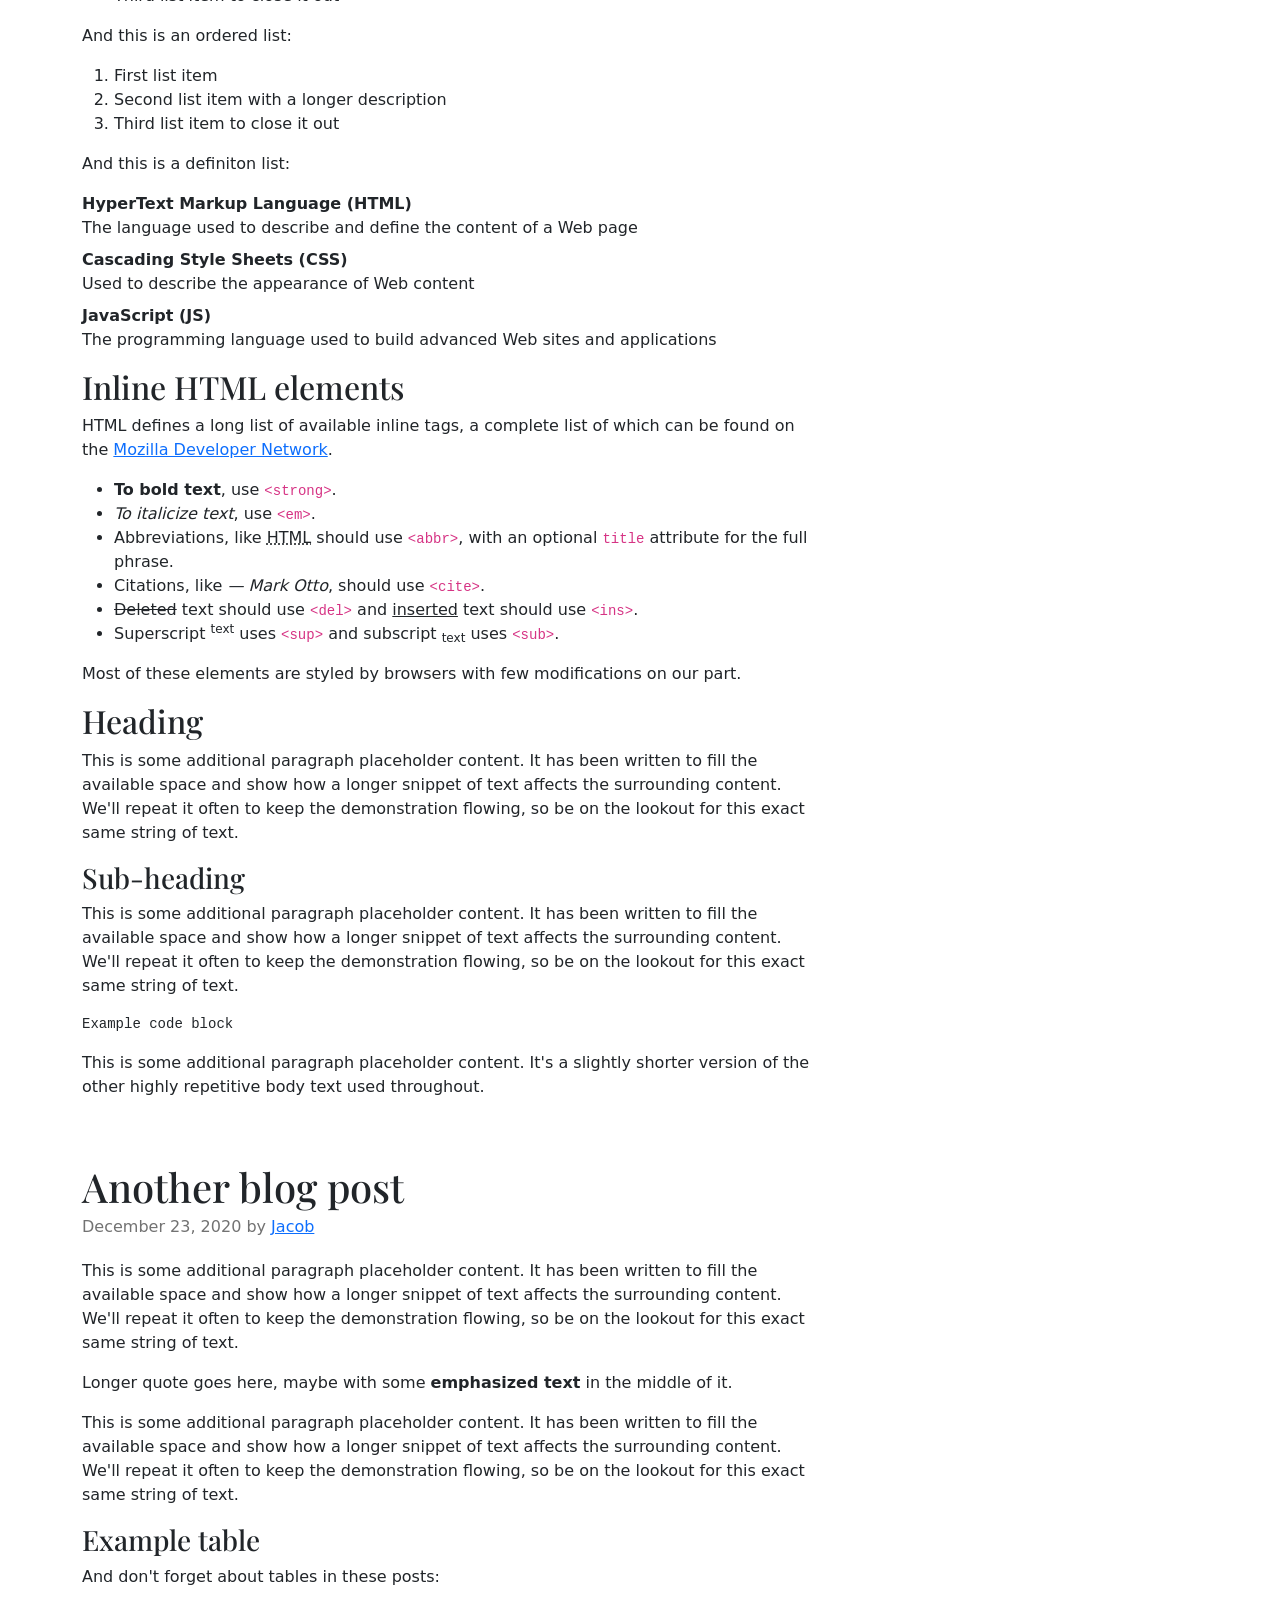
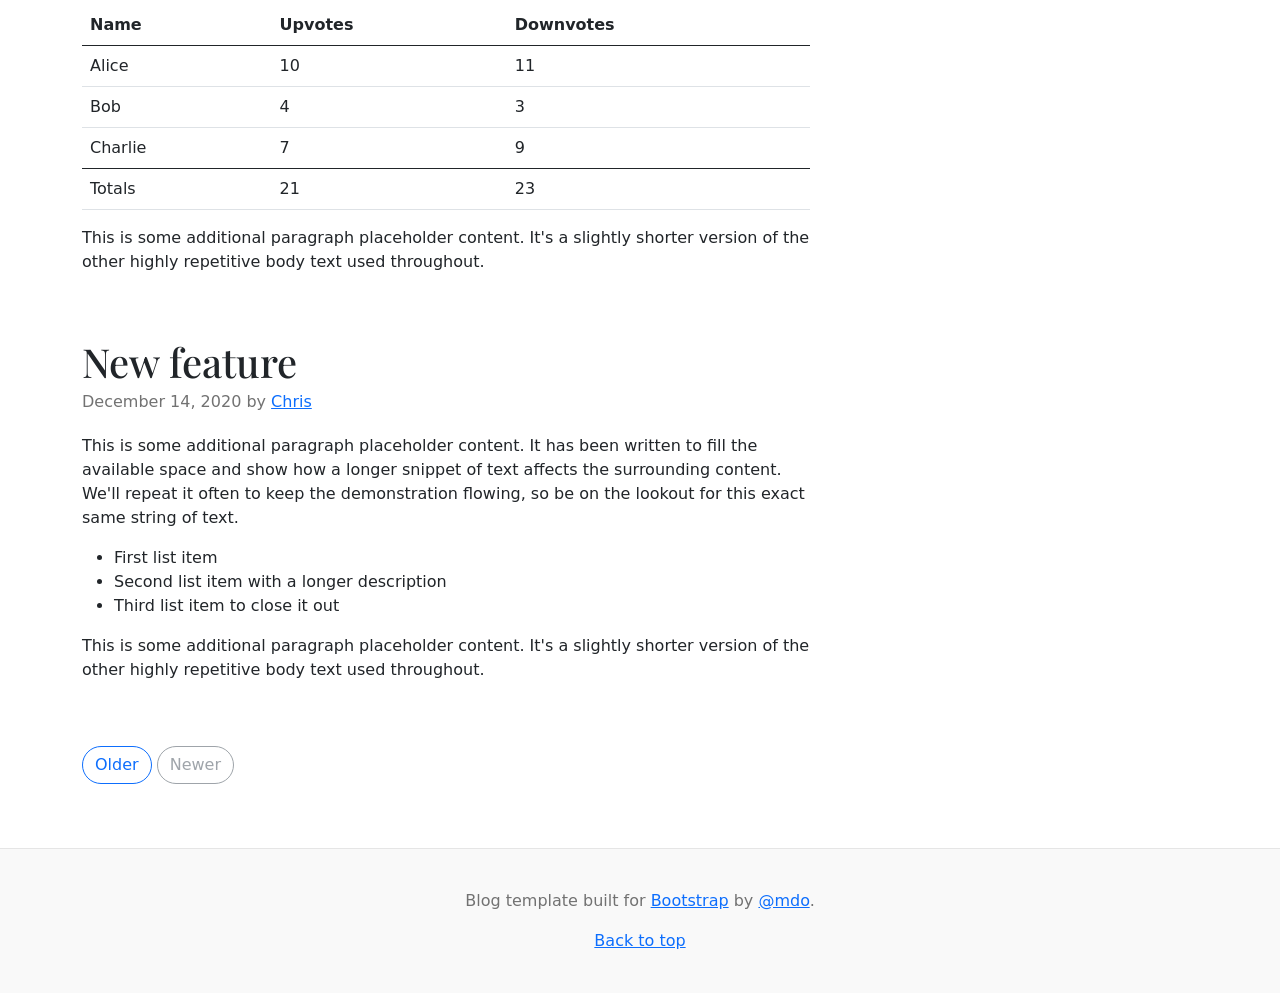
<file: bootstrap/blog/index.html>
<!doctype html>
<html lang="en">
  <head>
    <meta charset="utf-8">
    <meta name="viewport" content="width=device-width, initial-scale=1">
    <meta name="description" content="">
    <meta name="author" content="Mark Otto, Jacob Thornton, and Bootstrap contributors">
    <meta name="generator" content="Hugo 0.87.0">
    <title>Blog Template · Bootstrap v5.1</title>

    <link rel="canonical" href="https://getbootstrap.com/docs/5.1/examples/blog/">

    

    <!-- Bootstrap core CSS -->
<link href="../assets/dist/css/bootstrap.min.css" rel="stylesheet">

    <style>
      .bd-placeholder-img {
        font-size: 1.125rem;
        text-anchor: middle;
        -webkit-user-select: none;
        -moz-user-select: none;
        user-select: none;
      }

      @media (min-width: 768px) {
        .bd-placeholder-img-lg {
          font-size: 3.5rem;
        }
      }
    </style>

    
    <!-- Custom styles for this template -->
    <link href="https://fonts.googleapis.com/css?family=Playfair&#43;Display:700,900&amp;display=swap" rel="stylesheet">
    <!-- Custom styles for this template -->
    <link href="blog.css" rel="stylesheet">
  </head>
  <body>
    
<div class="container">
  <header class="blog-header py-3">
    <div class="row flex-nowrap justify-content-between align-items-center">
      <div class="col-4 pt-1">
        <a class="link-secondary" href="#">Subscribe</a>
      </div>
      <div class="col-4 text-center">
        <a class="blog-header-logo text-dark" href="#">Large</a>
      </div>
      <div class="col-4 d-flex justify-content-end align-items-center">
        <a class="link-secondary" href="#" aria-label="Search">
          <svg xmlns="http://www.w3.org/2000/svg" width="20" height="20" fill="none" stroke="currentColor" stroke-linecap="round" stroke-linejoin="round" stroke-width="2" class="mx-3" role="img" viewBox="0 0 24 24"><title>Search</title><circle cx="10.5" cy="10.5" r="7.5"/><path d="M21 21l-5.2-5.2"/></svg>
        </a>
        <a class="btn btn-sm btn-outline-secondary" href="#">Sign up</a>
      </div>
    </div>
  </header>

  <div class="nav-scroller py-1 mb-2">
    <nav class="nav d-flex justify-content-between">
      <a class="p-2 link-secondary" href="#">World</a>
      <a class="p-2 link-secondary" href="#">U.S.</a>
      <a class="p-2 link-secondary" href="#">Technology</a>
      <a class="p-2 link-secondary" href="#">Design</a>
      <a class="p-2 link-secondary" href="#">Culture</a>
      <a class="p-2 link-secondary" href="#">Business</a>
      <a class="p-2 link-secondary" href="#">Politics</a>
      <a class="p-2 link-secondary" href="#">Opinion</a>
      <a class="p-2 link-secondary" href="#">Science</a>
      <a class="p-2 link-secondary" href="#">Health</a>
      <a class="p-2 link-secondary" href="#">Style</a>
      <a class="p-2 link-secondary" href="#">Travel</a>
    </nav>
  </div>
</div>

<main class="container">
  <div class="p-4 p-md-5 mb-4 text-white rounded bg-dark">
    <div class="col-md-6 px-0">
      <h1 class="display-4 fst-italic">Title of a longer featured blog post</h1>
      <p class="lead my-3">Multiple lines of text that form the lede, informing new readers quickly and efficiently about what’s most interesting in this post’s contents.</p>
      <p class="lead mb-0"><a href="#" class="text-white fw-bold">Continue reading...</a></p>
    </div>
  </div>

  <div class="row mb-2">
    <div class="col-md-6">
      <div class="row g-0 border rounded overflow-hidden flex-md-row mb-4 shadow-sm h-md-250 position-relative">
        <div class="col p-4 d-flex flex-column position-static">
          <strong class="d-inline-block mb-2 text-primary">World</strong>
          <h3 class="mb-0">Featured post</h3>
          <div class="mb-1 text-muted">Nov 12</div>
          <p class="card-text mb-auto">This is a wider card with supporting text below as a natural lead-in to additional content.</p>
          <a href="#" class="stretched-link">Continue reading</a>
        </div>
        <div class="col-auto d-none d-lg-block">
          <svg class="bd-placeholder-img" width="200" height="250" xmlns="http://www.w3.org/2000/svg" role="img" aria-label="Placeholder: Thumbnail" preserveAspectRatio="xMidYMid slice" focusable="false"><title>Placeholder</title><rect width="100%" height="100%" fill="#55595c"/><text x="50%" y="50%" fill="#eceeef" dy=".3em">Thumbnail</text></svg>

        </div>
      </div>
    </div>
    <div class="col-md-6">
      <div class="row g-0 border rounded overflow-hidden flex-md-row mb-4 shadow-sm h-md-250 position-relative">
        <div class="col p-4 d-flex flex-column position-static">
          <strong class="d-inline-block mb-2 text-success">Design</strong>
          <h3 class="mb-0">Post title</h3>
          <div class="mb-1 text-muted">Nov 11</div>
          <p class="mb-auto">This is a wider card with supporting text below as a natural lead-in to additional content.</p>
          <a href="#" class="stretched-link">Continue reading</a>
        </div>
        <div class="col-auto d-none d-lg-block">
          <svg class="bd-placeholder-img" width="200" height="250" xmlns="http://www.w3.org/2000/svg" role="img" aria-label="Placeholder: Thumbnail" preserveAspectRatio="xMidYMid slice" focusable="false"><title>Placeholder</title><rect width="100%" height="100%" fill="#55595c"/><text x="50%" y="50%" fill="#eceeef" dy=".3em">Thumbnail</text></svg>

        </div>
      </div>
    </div>
  </div>

  <div class="row g-5">
    <div class="col-md-8">
      <h3 class="pb-4 mb-4 fst-italic border-bottom">
        From the Firehose
      </h3>

      <article class="blog-post">
        <h2 class="blog-post-title">Sample blog post</h2>
        <p class="blog-post-meta">January 1, 2021 by <a href="#">Mark</a></p>

        <p>This blog post shows a few different types of content that’s supported and styled with Bootstrap. Basic typography, lists, tables, images, code, and more are all supported as expected.</p>
        <hr>
        <p>This is some additional paragraph placeholder content. It has been written to fill the available space and show how a longer snippet of text affects the surrounding content. We'll repeat it often to keep the demonstration flowing, so be on the lookout for this exact same string of text.</p>
        <h2>Blockquotes</h2>
        <p>This is an example blockquote in action:</p>
        <blockquote class="blockquote">
          <p>Quoted text goes here.</p>
        </blockquote>
        <p>This is some additional paragraph placeholder content. It has been written to fill the available space and show how a longer snippet of text affects the surrounding content. We'll repeat it often to keep the demonstration flowing, so be on the lookout for this exact same string of text.</p>
        <h3>Example lists</h3>
        <p>This is some additional paragraph placeholder content. It's a slightly shorter version of the other highly repetitive body text used throughout. This is an example unordered list:</p>
        <ul>
          <li>First list item</li>
          <li>Second list item with a longer description</li>
          <li>Third list item to close it out</li>
        </ul>
        <p>And this is an ordered list:</p>
        <ol>
          <li>First list item</li>
          <li>Second list item with a longer description</li>
          <li>Third list item to close it out</li>
        </ol>
        <p>And this is a definiton list:</p>
        <dl>
          <dt>HyperText Markup Language (HTML)</dt>
          <dd>The language used to describe and define the content of a Web page</dd>
          <dt>Cascading Style Sheets (CSS)</dt>
          <dd>Used to describe the appearance of Web content</dd>
          <dt>JavaScript (JS)</dt>
          <dd>The programming language used to build advanced Web sites and applications</dd>
        </dl>
        <h2>Inline HTML elements</h2>
        <p>HTML defines a long list of available inline tags, a complete list of which can be found on the <a href="https://developer.mozilla.org/en-US/docs/Web/HTML/Element">Mozilla Developer Network</a>.</p>
        <ul>
          <li><strong>To bold text</strong>, use <code class="language-plaintext highlighter-rouge">&lt;strong&gt;</code>.</li>
          <li><em>To italicize text</em>, use <code class="language-plaintext highlighter-rouge">&lt;em&gt;</code>.</li>
          <li>Abbreviations, like <abbr title="HyperText Markup Langage">HTML</abbr> should use <code class="language-plaintext highlighter-rouge">&lt;abbr&gt;</code>, with an optional <code class="language-plaintext highlighter-rouge">title</code> attribute for the full phrase.</li>
          <li>Citations, like <cite>— Mark Otto</cite>, should use <code class="language-plaintext highlighter-rouge">&lt;cite&gt;</code>.</li>
          <li><del>Deleted</del> text should use <code class="language-plaintext highlighter-rouge">&lt;del&gt;</code> and <ins>inserted</ins> text should use <code class="language-plaintext highlighter-rouge">&lt;ins&gt;</code>.</li>
          <li>Superscript <sup>text</sup> uses <code class="language-plaintext highlighter-rouge">&lt;sup&gt;</code> and subscript <sub>text</sub> uses <code class="language-plaintext highlighter-rouge">&lt;sub&gt;</code>.</li>
        </ul>
        <p>Most of these elements are styled by browsers with few modifications on our part.</p>
        <h2>Heading</h2>
        <p>This is some additional paragraph placeholder content. It has been written to fill the available space and show how a longer snippet of text affects the surrounding content. We'll repeat it often to keep the demonstration flowing, so be on the lookout for this exact same string of text.</p>
        <h3>Sub-heading</h3>
        <p>This is some additional paragraph placeholder content. It has been written to fill the available space and show how a longer snippet of text affects the surrounding content. We'll repeat it often to keep the demonstration flowing, so be on the lookout for this exact same string of text.</p>
        <pre><code>Example code block</code></pre>
        <p>This is some additional paragraph placeholder content. It's a slightly shorter version of the other highly repetitive body text used throughout.</p>
      </article>

      <article class="blog-post">
        <h2 class="blog-post-title">Another blog post</h2>
        <p class="blog-post-meta">December 23, 2020 by <a href="#">Jacob</a></p>

        <p>This is some additional paragraph placeholder content. It has been written to fill the available space and show how a longer snippet of text affects the surrounding content. We'll repeat it often to keep the demonstration flowing, so be on the lookout for this exact same string of text.</p>
        <blockquote>
          <p>Longer quote goes here, maybe with some <strong>emphasized text</strong> in the middle of it.</p>
        </blockquote>
        <p>This is some additional paragraph placeholder content. It has been written to fill the available space and show how a longer snippet of text affects the surrounding content. We'll repeat it often to keep the demonstration flowing, so be on the lookout for this exact same string of text.</p>
        <h3>Example table</h3>
        <p>And don't forget about tables in these posts:</p>
        <table class="table">
          <thead>
            <tr>
              <th>Name</th>
              <th>Upvotes</th>
              <th>Downvotes</th>
            </tr>
          </thead>
          <tbody>
            <tr>
              <td>Alice</td>
              <td>10</td>
              <td>11</td>
            </tr>
            <tr>
              <td>Bob</td>
              <td>4</td>
              <td>3</td>
            </tr>
            <tr>
              <td>Charlie</td>
              <td>7</td>
              <td>9</td>
            </tr>
          </tbody>
          <tfoot>
            <tr>
              <td>Totals</td>
              <td>21</td>
              <td>23</td>
            </tr>
          </tfoot>
        </table>

        <p>This is some additional paragraph placeholder content. It's a slightly shorter version of the other highly repetitive body text used throughout.</p>
      </article>

      <article class="blog-post">
        <h2 class="blog-post-title">New feature</h2>
        <p class="blog-post-meta">December 14, 2020 by <a href="#">Chris</a></p>

        <p>This is some additional paragraph placeholder content. It has been written to fill the available space and show how a longer snippet of text affects the surrounding content. We'll repeat it often to keep the demonstration flowing, so be on the lookout for this exact same string of text.</p>
        <ul>
          <li>First list item</li>
          <li>Second list item with a longer description</li>
          <li>Third list item to close it out</li>
        </ul>
        <p>This is some additional paragraph placeholder content. It's a slightly shorter version of the other highly repetitive body text used throughout.</p>
      </article>

      <nav class="blog-pagination" aria-label="Pagination">
        <a class="btn btn-outline-primary" href="#">Older</a>
        <a class="btn btn-outline-secondary disabled" href="#" tabindex="-1" aria-disabled="true">Newer</a>
      </nav>

    </div>

    <div class="col-md-4">
      <div class="position-sticky" style="top: 2rem;">
        <div class="p-4 mb-3 bg-light rounded">
          <h4 class="fst-italic">About</h4>
          <p class="mb-0">Customize this section to tell your visitors a little bit about your publication, writers, content, or something else entirely. Totally up to you.</p>
        </div>

        <div class="p-4">
          <h4 class="fst-italic">Archives</h4>
          <ol class="list-unstyled mb-0">
            <li><a href="#">March 2021</a></li>
            <li><a href="#">February 2021</a></li>
            <li><a href="#">January 2021</a></li>
            <li><a href="#">December 2020</a></li>
            <li><a href="#">November 2020</a></li>
            <li><a href="#">October 2020</a></li>
            <li><a href="#">September 2020</a></li>
            <li><a href="#">August 2020</a></li>
            <li><a href="#">July 2020</a></li>
            <li><a href="#">June 2020</a></li>
            <li><a href="#">May 2020</a></li>
            <li><a href="#">April 2020</a></li>
          </ol>
        </div>

        <div class="p-4">
          <h4 class="fst-italic">Elsewhere</h4>
          <ol class="list-unstyled">
            <li><a href="#">GitHub</a></li>
            <li><a href="#">Twitter</a></li>
            <li><a href="#">Facebook</a></li>
          </ol>
        </div>
      </div>
    </div>
  </div>

</main>

<footer class="blog-footer">
  <p>Blog template built for <a href="https://getbootstrap.com/">Bootstrap</a> by <a href="https://twitter.com/mdo">@mdo</a>.</p>
  <p>
    <a href="#">Back to top</a>
  </p>
</footer>


    
  </body>
</html>
</file>
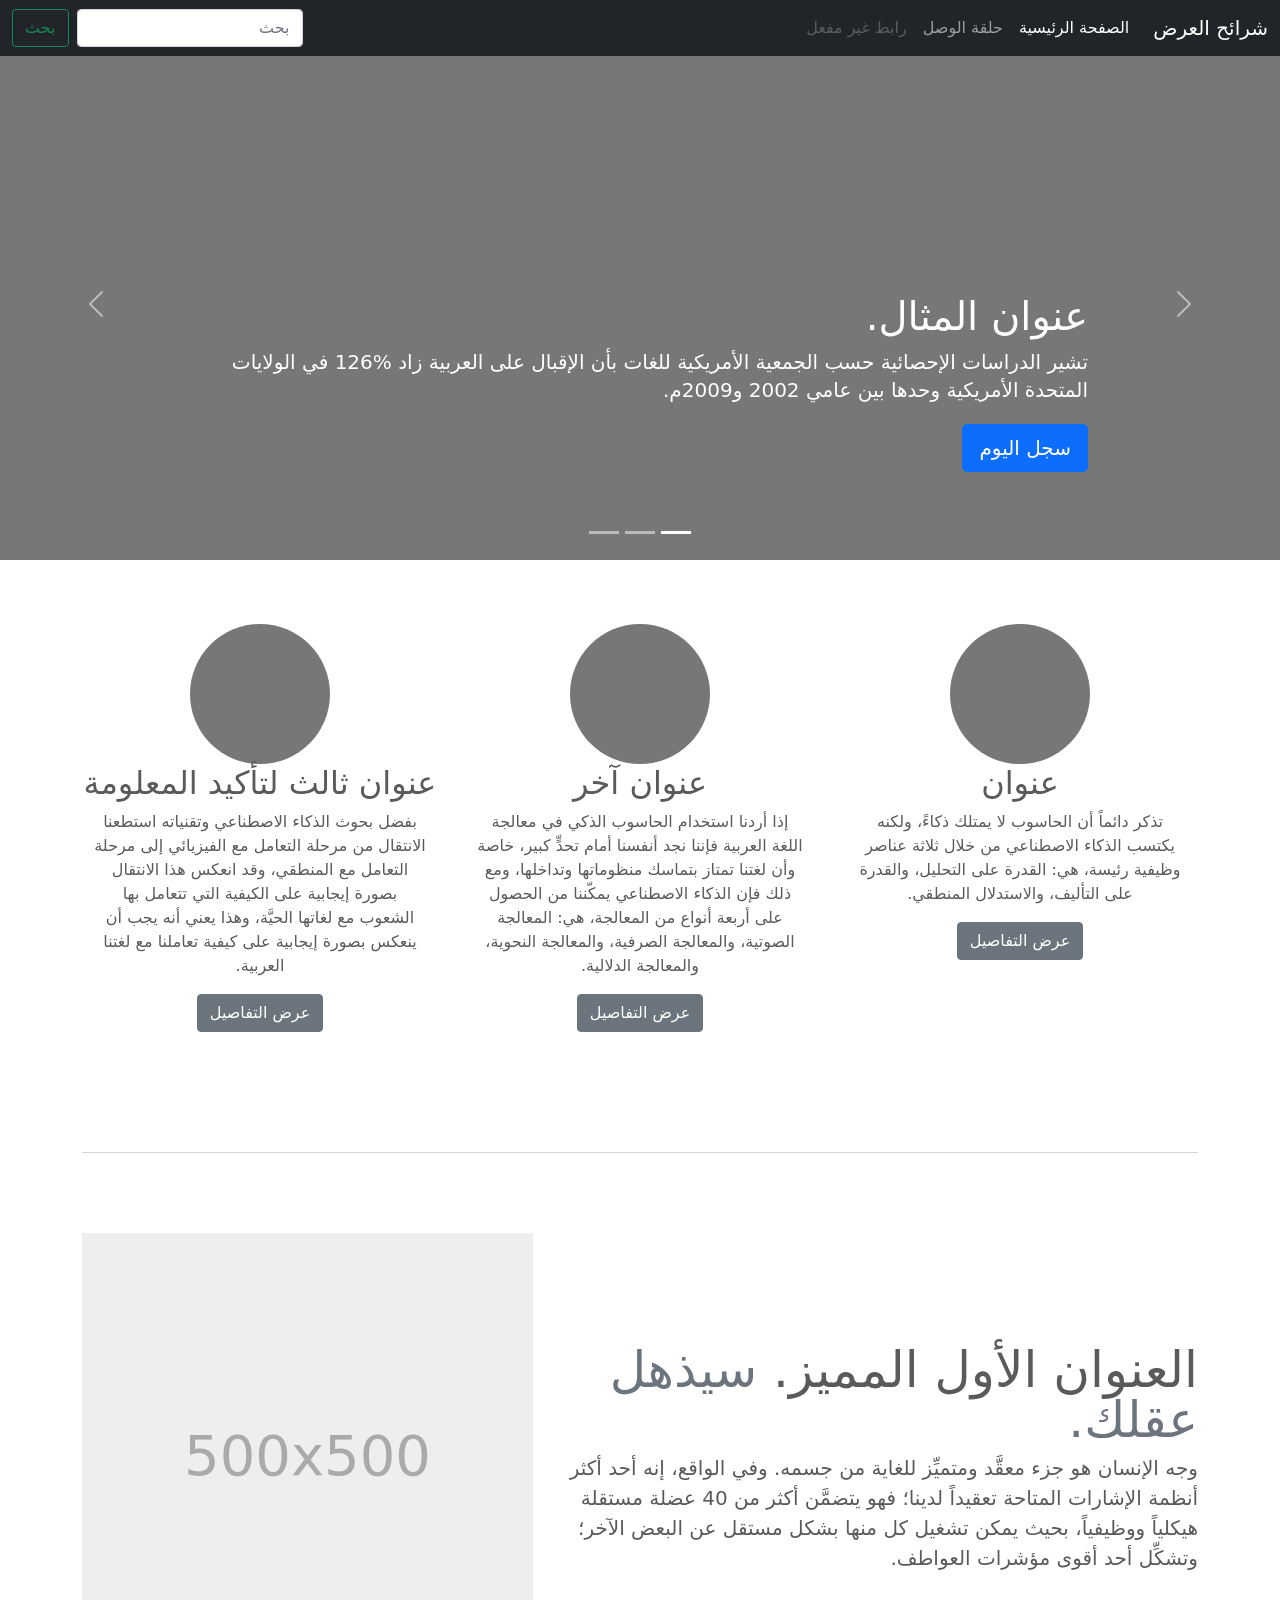
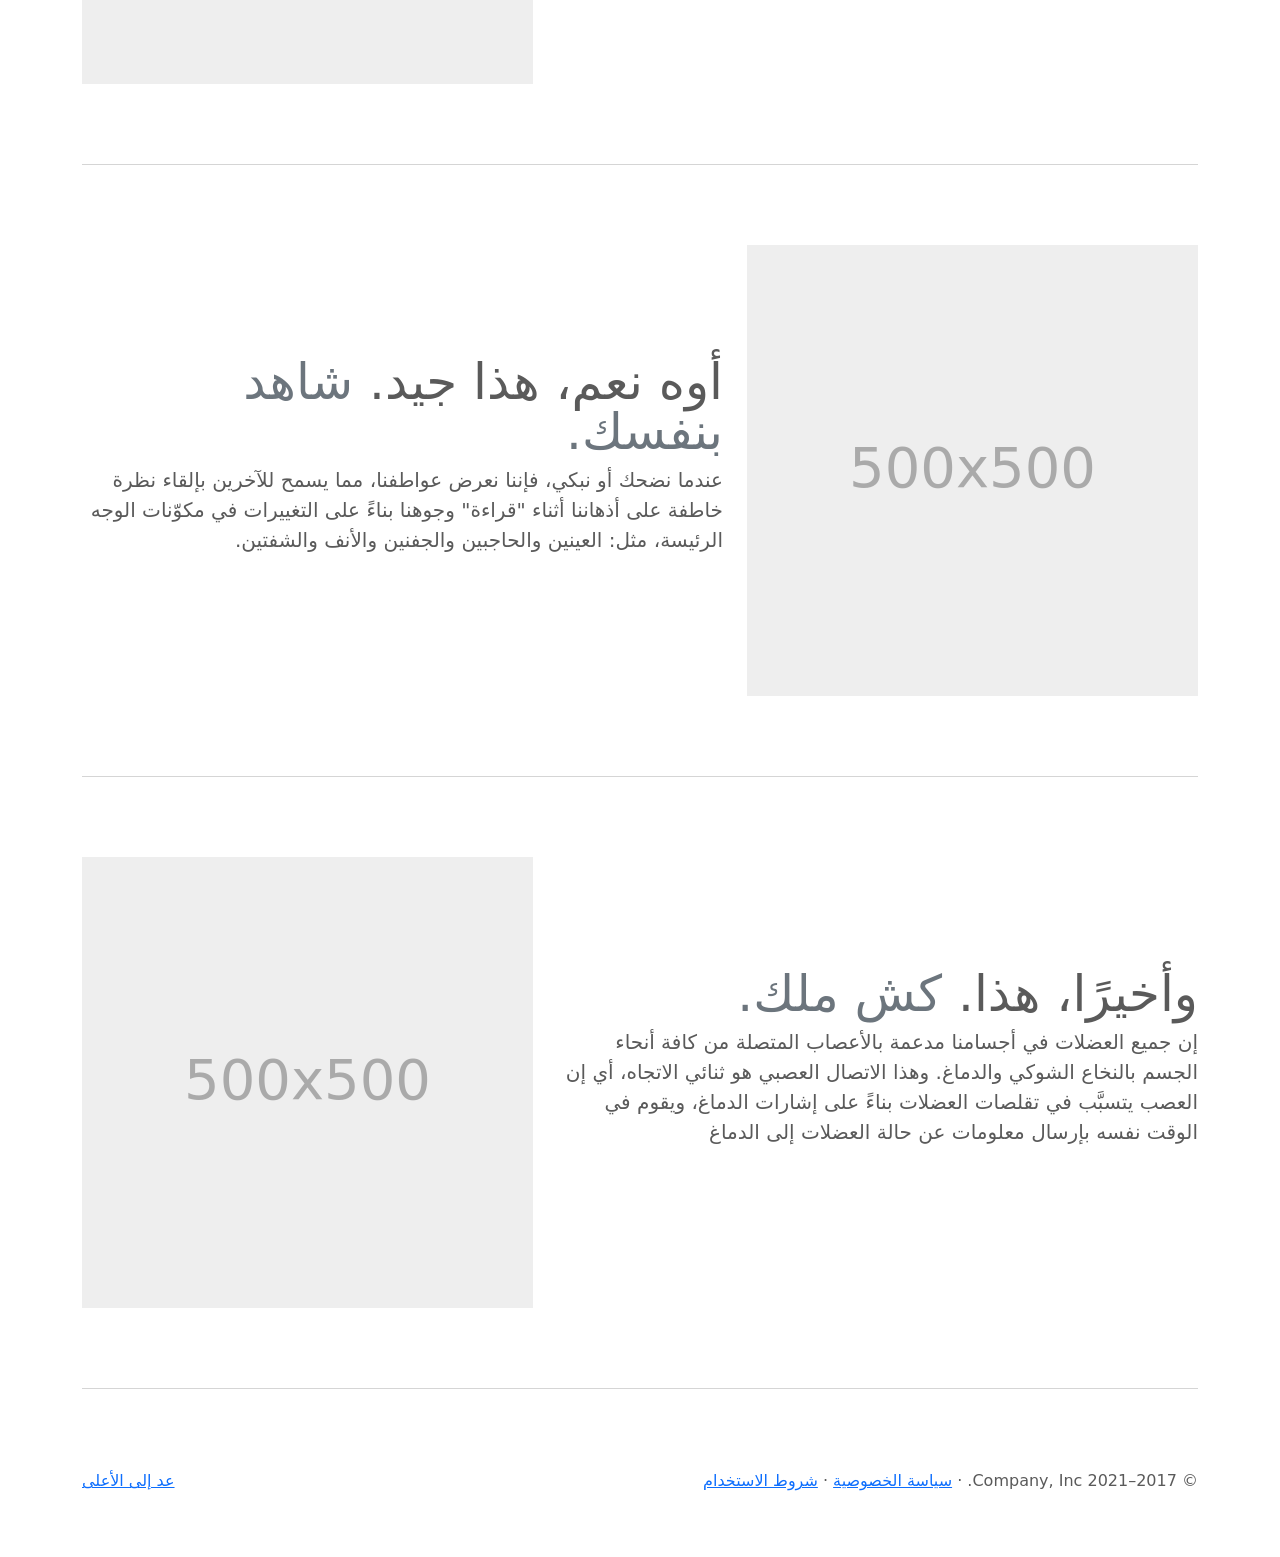
<file: bootstrap/carousel-rtl/index.html>
<!doctype html>
<html lang="ar" dir="rtl">
  <head>
    <meta charset="utf-8">
    <meta name="viewport" content="width=device-width, initial-scale=1">
    <meta name="description" content="">
    <meta name="author" content="Mark Otto, Jacob Thornton, and Bootstrap contributors">
    <meta name="generator" content="Hugo 0.87.0">
    <title>قالب  شرائح العرض · Bootstrap v5.1</title>

    <link rel="canonical" href="https://getbootstrap.com/docs/5.1/examples/carousel-rtl/">

    

    <!-- Bootstrap core CSS -->
<link href="../assets/dist/css/bootstrap.rtl.min.css" rel="stylesheet">

    <style>
      .bd-placeholder-img {
        font-size: 1.125rem;
        text-anchor: middle;
        -webkit-user-select: none;
        -moz-user-select: none;
        user-select: none;
      }

      @media (min-width: 768px) {
        .bd-placeholder-img-lg {
          font-size: 3.5rem;
        }
      }
    </style>

    
    <!-- Custom styles for this template -->
    <link href="../carousel/carousel.rtl.css" rel="stylesheet">
  </head>
  <body>
    
<header>
  <nav class="navbar navbar-expand-md navbar-dark fixed-top bg-dark">
    <div class="container-fluid">
      <a class="navbar-brand" href="#">شرائح العرض</a>
      <button class="navbar-toggler" type="button" data-bs-toggle="collapse" data-bs-target="#navbarCollapse" aria-controls="navbarCollapse" aria-expanded="false" aria-label="تبديل التنقل">
        <span class="navbar-toggler-icon"></span>
      </button>
      <div class="collapse navbar-collapse" id="navbarCollapse">
        <ul class="navbar-nav me-auto mb-2 mb-md-0">
          <li class="nav-item">
            <a class="nav-link active" aria-current="page" href="#">الصفحة الرئيسية</a>
          </li>
          <li class="nav-item">
            <a class="nav-link" href="#">حلقة الوصل</a>
          </li>
          <li class="nav-item">
            <a class="nav-link disabled" href="#" tabindex="-1" aria-disabled="true">رابط غير مفعل</a>
          </li>
        </ul>
        <form class="d-flex">
          <input class="form-control me-2" type="search" placeholder="بحث" aria-label="بحث">
          <button class="btn btn-outline-success" type="submit">بحث</button>
        </form>
      </div>
    </div>
  </nav>
</header>

<main>

  <div id="myCarousel" class="carousel slide" data-bs-ride="carousel">
    <div class="carousel-indicators">
      <button type="button" data-bs-target="#myCarousel" data-bs-slide-to="0" class="active" aria-current="true" aria-label="Slide 1"></button>
      <button type="button" data-bs-target="#myCarousel" data-bs-slide-to="1" aria-label="Slide 2"></button>
      <button type="button" data-bs-target="#myCarousel" data-bs-slide-to="2" aria-label="Slide 3"></button>
    </div>
    <div class="carousel-inner">
      <div class="carousel-item active">
        <svg class="bd-placeholder-img" width="100%" height="100%" xmlns="http://www.w3.org/2000/svg" aria-hidden="true" preserveAspectRatio="xMidYMid slice" focusable="false"><rect width="100%" height="100%" fill="#777"/></svg>

        <div class="container">
          <div class="carousel-caption text-start">
            <h1>عنوان المثال.</h1>
            <p>تشير الدراسات الإحصائية حسب الجمعية الأمريكية للغات بأن الإقبال على العربية زاد %126 في الولايات المتحدة الأمريكية وحدها بين عامي 2002 و2009م.</p>
            <p><a class="btn btn-lg btn-primary" href="#">سجل اليوم</a></p>
          </div>
        </div>
      </div>
      <div class="carousel-item">
        <svg class="bd-placeholder-img" width="100%" height="100%" xmlns="http://www.w3.org/2000/svg" aria-hidden="true" preserveAspectRatio="xMidYMid slice" focusable="false"><rect width="100%" height="100%" fill="#777"/></svg>

        <div class="container">
          <div class="carousel-caption">
            <h1>عنوان مثال آخر.</h1>
            <p>حسب المجلس الثقافي البريطاني فإن تعليم الإنجليزية داخل بريطانيا يسهم في تعزيز اقتصادها بما يتجاوز ملياري جنيه سنوياً، كما أنه وفر أكثر من 26 ألف وظيفة.</p>
            <p><a class="btn btn-lg btn-primary" href="#">أعرف أكثر</a></p>
          </div>
        </div>
      </div>
      <div class="carousel-item">
        <svg class="bd-placeholder-img" width="100%" height="100%" xmlns="http://www.w3.org/2000/svg" aria-hidden="true" preserveAspectRatio="xMidYMid slice" focusable="false"><rect width="100%" height="100%" fill="#777"/></svg>

        <div class="container">
          <div class="carousel-caption text-end">
            <h1>واحد أكثر لقياس جيد.</h1>
            <p>الإحصاءات لحجم الاستثمار اللغوي خارج بريطانيا تتفاوت من سنة لأخرى إلا أن المدير التنفيذي للمجلس الثقافي البريطاني إدي بايرز يرى أن استثمار تعليم الإنجليزية في الخارج لا يحسب على المستوى المالي فحسب بل على المستوى السياسي أيضاً.</p>
            <p><a class="btn btn-lg btn-primary" href="#">تصفح المعرض</a></p>
          </div>
        </div>
      </div>
    </div>
    <button class="carousel-control-prev" type="button" data-bs-target="#myCarousel" data-bs-slide="prev">
      <span class="carousel-control-prev-icon" aria-hidden="true"></span>
      <span class="visually-hidden">السابق</span>
    </button>
    <button class="carousel-control-next" type="button" data-bs-target="#myCarousel" data-bs-slide="next">
      <span class="carousel-control-next-icon" aria-hidden="true"></span>
      <span class="visually-hidden">التالي</span>
    </button>
  </div>


  <!-- Marketing messaging and featurettes
  ================================================== -->
  <!-- Wrap the rest of the page in another container to center all the content. -->

  <div class="container marketing">

    <!-- Three columns of text below the carousel -->
    <div class="row">
      <div class="col-lg-4">
        <svg class="bd-placeholder-img rounded-circle" width="140" height="140" xmlns="http://www.w3.org/2000/svg" role="img" aria-label="Placeholder: 140x140" preserveAspectRatio="xMidYMid slice" focusable="false"><title>Placeholder</title><rect width="100%" height="100%" fill="#777"/><text x="50%" y="50%" fill="#777" dy=".3em">140x140</text></svg>

        <h2>عنوان</h2>
        <p>تذكر دائماً أن الحاسوب لا يمتلك ذكاءً، ولكنه يكتسب الذكاء الاصطناعي من خلال ثلاثة عناصر وظيفية رئيسة، هي: القدرة على التحليل، والقدرة على التأليف، والاستدلال المنطقي.</p>
        <p><a class="btn btn-secondary" href="#">عرض التفاصيل</a></p>
      </div><!-- /.col-lg-4 -->
      <div class="col-lg-4">
        <svg class="bd-placeholder-img rounded-circle" width="140" height="140" xmlns="http://www.w3.org/2000/svg" role="img" aria-label="Placeholder: 140x140" preserveAspectRatio="xMidYMid slice" focusable="false"><title>Placeholder</title><rect width="100%" height="100%" fill="#777"/><text x="50%" y="50%" fill="#777" dy=".3em">140x140</text></svg>

        <h2>عنوان آخر</h2>
        <p>إذا أردنا استخدام الحاسوب الذكي في معالجة اللغة العربية فإننا نجد أنفسنا أمام تحدٍّ كبير، خاصة وأن لغتنا تمتاز بتماسك منظوماتها وتداخلها، ومع ذلك فإن الذكاء الاصطناعي يمكّننا من الحصول على أربعة أنواع من المعالجة، هي: المعالجة الصوتية، والمعالجة الصرفية، والمعالجة النحوية، والمعالجة الدلالية.</p>
        <p><a class="btn btn-secondary" href="#">عرض التفاصيل</a></p>
      </div><!-- /.col-lg-4 -->
      <div class="col-lg-4">
        <svg class="bd-placeholder-img rounded-circle" width="140" height="140" xmlns="http://www.w3.org/2000/svg" role="img" aria-label="Placeholder: 140x140" preserveAspectRatio="xMidYMid slice" focusable="false"><title>Placeholder</title><rect width="100%" height="100%" fill="#777"/><text x="50%" y="50%" fill="#777" dy=".3em">140x140</text></svg>

        <h2>عنوان ثالث لتأكيد المعلومة</h2>
        <p>بفضل بحوث الذكاء الاصطناعي وتقنياته استطعنا الانتقال من مرحلة التعامل مع الفيزيائي إلى مرحلة التعامل مع المنطقي، وقد انعكس هذا الانتقال بصورة إيجابية على الكيفية التي تتعامل بها الشعوب مع لغاتها الحيَّة، وهذا يعني أنه يجب أن ينعكس بصورة إيجابية على كيفية تعاملنا مع لغتنا العربية.</p>
        <p><a class="btn btn-secondary" href="#">عرض التفاصيل</a></p>
      </div><!-- /.col-lg-4 -->
    </div><!-- /.row -->


    <!-- START THE FEATURETTES -->

    <hr class="featurette-divider">

    <div class="row featurette">
      <div class="col-md-7">
        <h2 class="featurette-heading">العنوان الأول المميز. <span class="text-muted"> سيذهل عقلك. </span></h2>
        <p class="lead">وجه الإنسان هو جزء معقَّد ومتميِّز للغاية من جسمه. وفي الواقع، إنه أحد أكثر أنظمة الإشارات المتاحة تعقيداً لدينا؛ فهو يتضمَّن أكثر من 40 عضلة مستقلة هيكلياً ووظيفياً، بحيث يمكن تشغيل كل منها بشكل مستقل عن البعض الآخر؛ وتشكِّل أحد أقوى مؤشرات العواطف.</p>
      </div>
      <div class="col-md-5">
        <svg class="bd-placeholder-img bd-placeholder-img-lg featurette-image img-fluid mx-auto" width="500" height="500" xmlns="http://www.w3.org/2000/svg" role="img" aria-label="Placeholder: 500x500" preserveAspectRatio="xMidYMid slice" focusable="false"><title>Placeholder</title><rect width="100%" height="100%" fill="#eee"/><text x="50%" y="50%" fill="#aaa" dy=".3em">500x500</text></svg>

      </div>
    </div>

    <hr class="featurette-divider">

    <div class="row featurette">
      <div class="col-md-7 order-md-2">
        <h2 class="featurette-heading">أوه نعم، هذا جيد. <span class="text-muted"> شاهد بنفسك. </span></h2>
        <p class="lead">عندما نضحك أو نبكي، فإننا نعرض عواطفنا، مما يسمح للآخرين بإلقاء نظرة خاطفة على أذهاننا أثناء "قراءة" وجوهنا بناءً على التغييرات في مكوّنات الوجه الرئيسة، مثل: العينين والحاجبين والجفنين والأنف والشفتين.</p>
      </div>
      <div class="col-md-5 order-md-1">
        <svg class="bd-placeholder-img bd-placeholder-img-lg featurette-image img-fluid mx-auto" width="500" height="500" xmlns="http://www.w3.org/2000/svg" role="img" aria-label="Placeholder: 500x500" preserveAspectRatio="xMidYMid slice" focusable="false"><title>Placeholder</title><rect width="100%" height="100%" fill="#eee"/><text x="50%" y="50%" fill="#aaa" dy=".3em">500x500</text></svg>

      </div>
    </div>

    <hr class="featurette-divider">

    <div class="row featurette">
      <div class="col-md-7">
        <h2 class="featurette-heading">وأخيرًا، هذا. <span class="text-muted"> كش ملك. </span></h2>
        <p class="lead">إن جميع العضلات في أجسامنا مدعمة بالأعصاب المتصلة من كافة أنحاء الجسم بالنخاع الشوكي والدماغ. وهذا الاتصال العصبي هو ثنائي الاتجاه، أي إن العصب يتسبَّب في تقلصات العضلات بناءً على إشارات الدماغ، ويقوم في الوقت نفسه بإرسال معلومات عن حالة العضلات إلى الدماغ</p>
      </div>
      <div class="col-md-5">
        <svg class="bd-placeholder-img bd-placeholder-img-lg featurette-image img-fluid mx-auto" width="500" height="500" xmlns="http://www.w3.org/2000/svg" role="img" aria-label="Placeholder: 500x500" preserveAspectRatio="xMidYMid slice" focusable="false"><title>Placeholder</title><rect width="100%" height="100%" fill="#eee"/><text x="50%" y="50%" fill="#aaa" dy=".3em">500x500</text></svg>

      </div>
    </div>

    <hr class="featurette-divider">

    <!-- /END THE FEATURETTES -->

  </div><!-- /.container -->


  <!-- FOOTER -->
  <footer class="container">
    <p class="float-end"><a href="#">عد إلى الأعلى</a></p>
    <p>&copy; 2017–2021 Company, Inc. &middot; <a href="#">سياسة الخصوصية</a> &middot; <a href="#">شروط الاستخدام</a></p>
  </footer>
</main>


    <script src="../assets/dist/js/bootstrap.bundle.min.js"></script>

      
  </body>
</html>
</file>
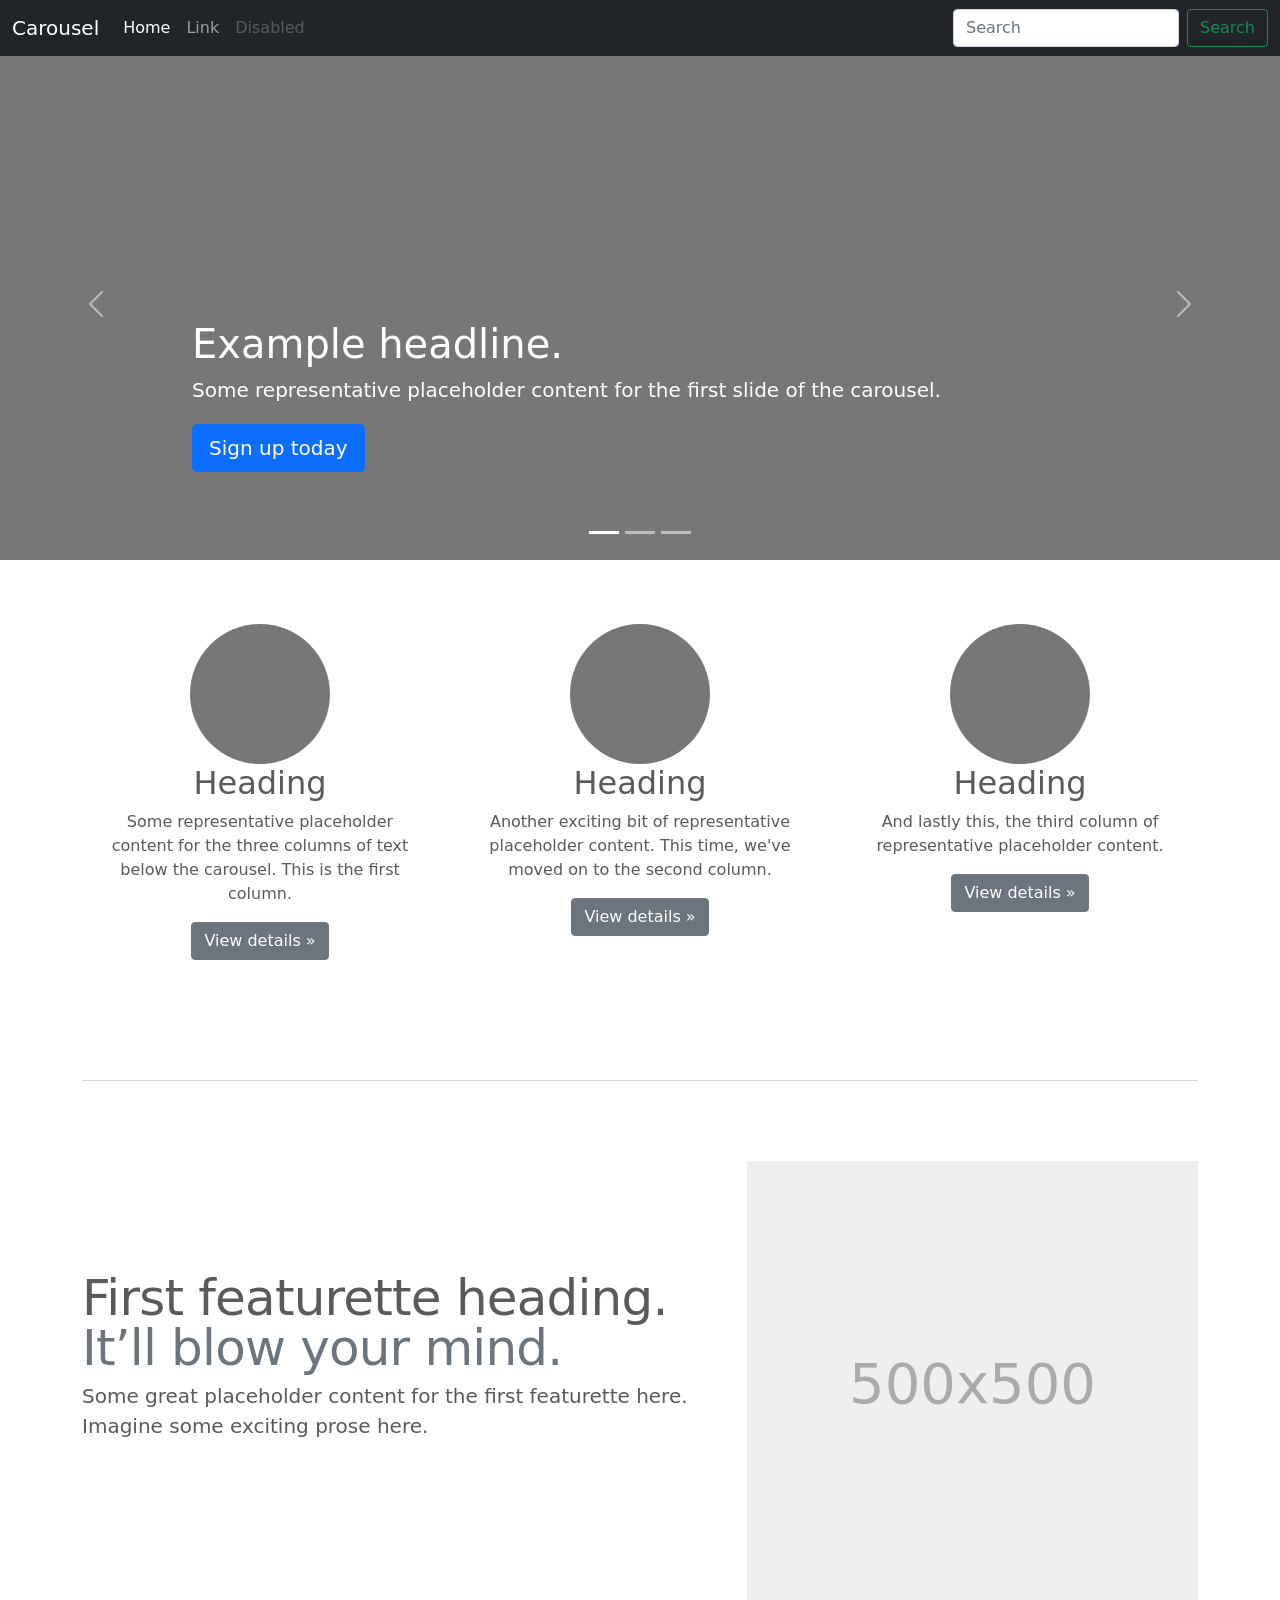
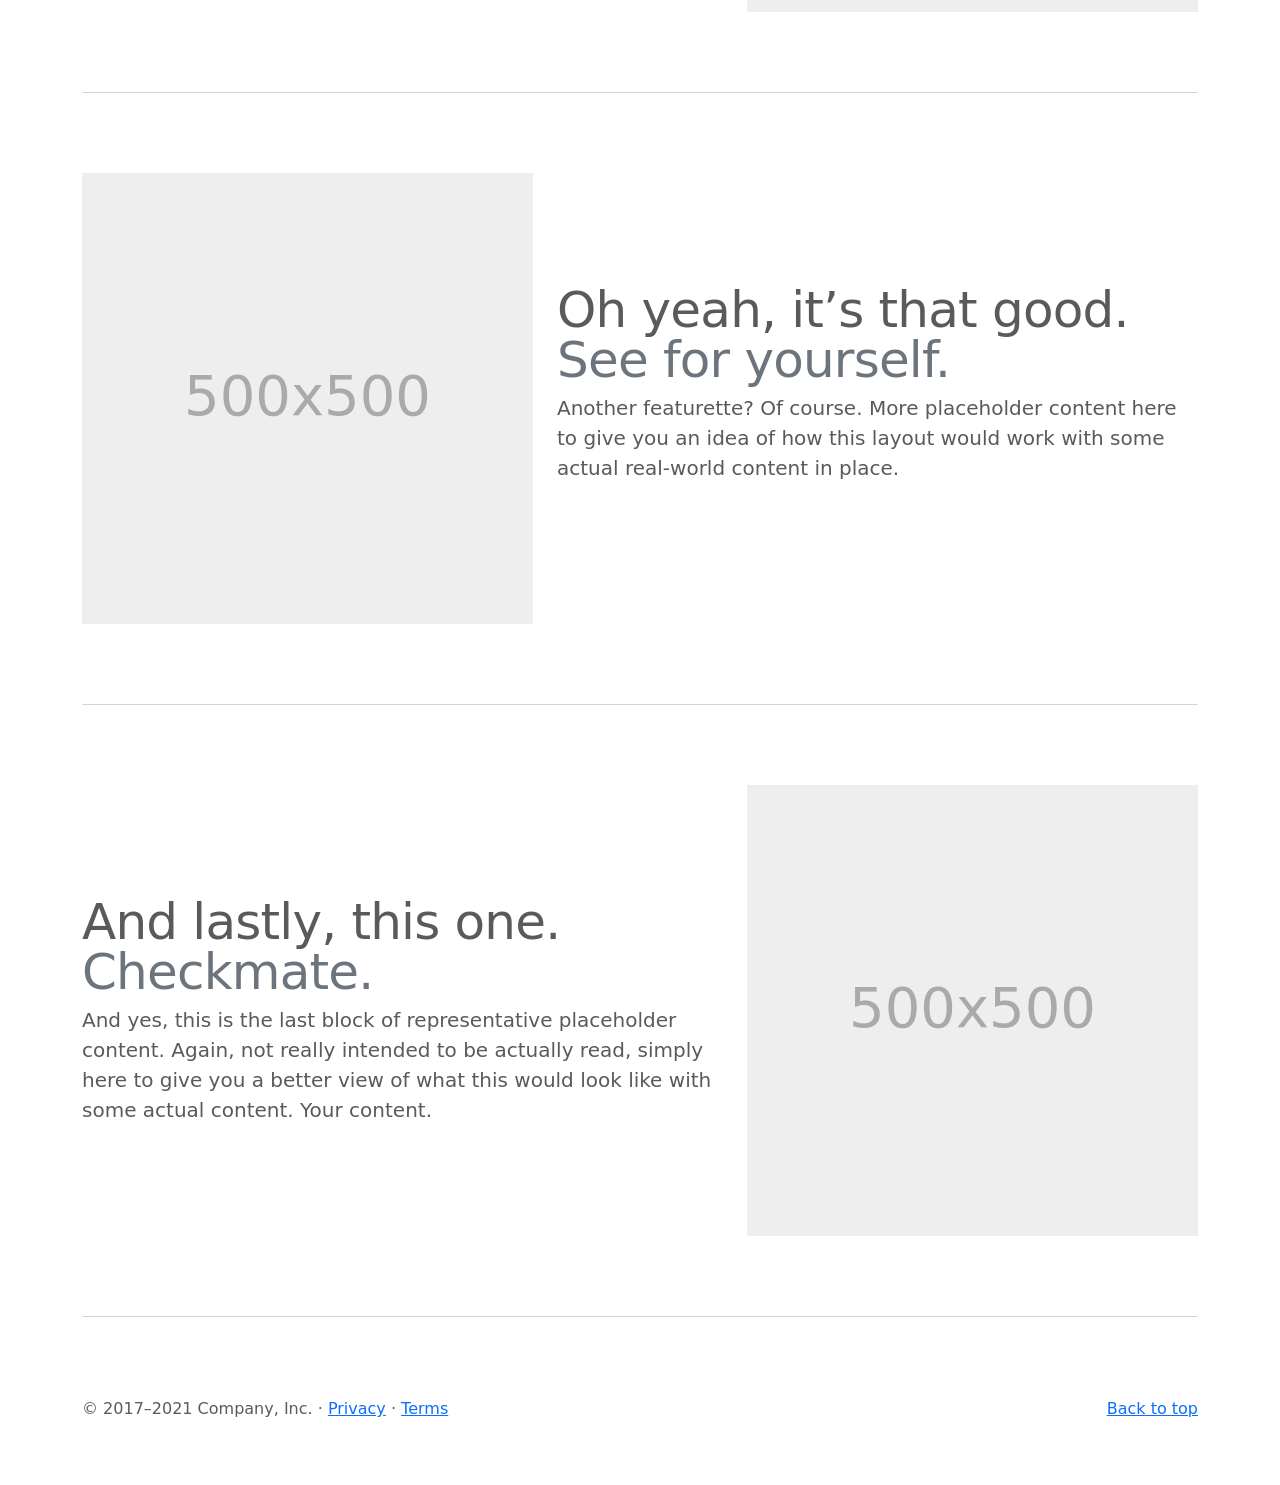
<file: bootstrap/carousel/index.html>
<!doctype html>
<html lang="en">
  <head>
    <meta charset="utf-8">
    <meta name="viewport" content="width=device-width, initial-scale=1">
    <meta name="description" content="">
    <meta name="author" content="Mark Otto, Jacob Thornton, and Bootstrap contributors">
    <meta name="generator" content="Hugo 0.87.0">
    <title>Carousel Template · Bootstrap v5.1</title>

    <link rel="canonical" href="https://getbootstrap.com/docs/5.1/examples/carousel/">

    

    <!-- Bootstrap core CSS -->
<link href="../assets/dist/css/bootstrap.min.css" rel="stylesheet">

    <style>
      .bd-placeholder-img {
        font-size: 1.125rem;
        text-anchor: middle;
        -webkit-user-select: none;
        -moz-user-select: none;
        user-select: none;
      }

      @media (min-width: 768px) {
        .bd-placeholder-img-lg {
          font-size: 3.5rem;
        }
      }
    </style>

    
    <!-- Custom styles for this template -->
    <link href="carousel.css" rel="stylesheet">
  </head>
  <body>
    
<header>
  <nav class="navbar navbar-expand-md navbar-dark fixed-top bg-dark">
    <div class="container-fluid">
      <a class="navbar-brand" href="#">Carousel</a>
      <button class="navbar-toggler" type="button" data-bs-toggle="collapse" data-bs-target="#navbarCollapse" aria-controls="navbarCollapse" aria-expanded="false" aria-label="Toggle navigation">
        <span class="navbar-toggler-icon"></span>
      </button>
      <div class="collapse navbar-collapse" id="navbarCollapse">
        <ul class="navbar-nav me-auto mb-2 mb-md-0">
          <li class="nav-item">
            <a class="nav-link active" aria-current="page" href="#">Home</a>
          </li>
          <li class="nav-item">
            <a class="nav-link" href="#">Link</a>
          </li>
          <li class="nav-item">
            <a class="nav-link disabled" href="#" tabindex="-1" aria-disabled="true">Disabled</a>
          </li>
        </ul>
        <form class="d-flex">
          <input class="form-control me-2" type="search" placeholder="Search" aria-label="Search">
          <button class="btn btn-outline-success" type="submit">Search</button>
        </form>
      </div>
    </div>
  </nav>
</header>

<main>

  <div id="myCarousel" class="carousel slide" data-bs-ride="carousel">
    <div class="carousel-indicators">
      <button type="button" data-bs-target="#myCarousel" data-bs-slide-to="0" class="active" aria-current="true" aria-label="Slide 1"></button>
      <button type="button" data-bs-target="#myCarousel" data-bs-slide-to="1" aria-label="Slide 2"></button>
      <button type="button" data-bs-target="#myCarousel" data-bs-slide-to="2" aria-label="Slide 3"></button>
    </div>
    <div class="carousel-inner">
      <div class="carousel-item active">
        <svg class="bd-placeholder-img" width="100%" height="100%" xmlns="http://www.w3.org/2000/svg" aria-hidden="true" preserveAspectRatio="xMidYMid slice" focusable="false"><rect width="100%" height="100%" fill="#777"/></svg>

        <div class="container">
          <div class="carousel-caption text-start">
            <h1>Example headline.</h1>
            <p>Some representative placeholder content for the first slide of the carousel.</p>
            <p><a class="btn btn-lg btn-primary" href="#">Sign up today</a></p>
          </div>
        </div>
      </div>
      <div class="carousel-item">
        <svg class="bd-placeholder-img" width="100%" height="100%" xmlns="http://www.w3.org/2000/svg" aria-hidden="true" preserveAspectRatio="xMidYMid slice" focusable="false"><rect width="100%" height="100%" fill="#777"/></svg>

        <div class="container">
          <div class="carousel-caption">
            <h1>Another example headline.</h1>
            <p>Some representative placeholder content for the second slide of the carousel.</p>
            <p><a class="btn btn-lg btn-primary" href="#">Learn more</a></p>
          </div>
        </div>
      </div>
      <div class="carousel-item">
        <svg class="bd-placeholder-img" width="100%" height="100%" xmlns="http://www.w3.org/2000/svg" aria-hidden="true" preserveAspectRatio="xMidYMid slice" focusable="false"><rect width="100%" height="100%" fill="#777"/></svg>

        <div class="container">
          <div class="carousel-caption text-end">
            <h1>One more for good measure.</h1>
            <p>Some representative placeholder content for the third slide of this carousel.</p>
            <p><a class="btn btn-lg btn-primary" href="#">Browse gallery</a></p>
          </div>
        </div>
      </div>
    </div>
    <button class="carousel-control-prev" type="button" data-bs-target="#myCarousel" data-bs-slide="prev">
      <span class="carousel-control-prev-icon" aria-hidden="true"></span>
      <span class="visually-hidden">Previous</span>
    </button>
    <button class="carousel-control-next" type="button" data-bs-target="#myCarousel" data-bs-slide="next">
      <span class="carousel-control-next-icon" aria-hidden="true"></span>
      <span class="visually-hidden">Next</span>
    </button>
  </div>


  <!-- Marketing messaging and featurettes
  ================================================== -->
  <!-- Wrap the rest of the page in another container to center all the content. -->

  <div class="container marketing">

    <!-- Three columns of text below the carousel -->
    <div class="row">
      <div class="col-lg-4">
        <svg class="bd-placeholder-img rounded-circle" width="140" height="140" xmlns="http://www.w3.org/2000/svg" role="img" aria-label="Placeholder: 140x140" preserveAspectRatio="xMidYMid slice" focusable="false"><title>Placeholder</title><rect width="100%" height="100%" fill="#777"/><text x="50%" y="50%" fill="#777" dy=".3em">140x140</text></svg>

        <h2>Heading</h2>
        <p>Some representative placeholder content for the three columns of text below the carousel. This is the first column.</p>
        <p><a class="btn btn-secondary" href="#">View details &raquo;</a></p>
      </div><!-- /.col-lg-4 -->
      <div class="col-lg-4">
        <svg class="bd-placeholder-img rounded-circle" width="140" height="140" xmlns="http://www.w3.org/2000/svg" role="img" aria-label="Placeholder: 140x140" preserveAspectRatio="xMidYMid slice" focusable="false"><title>Placeholder</title><rect width="100%" height="100%" fill="#777"/><text x="50%" y="50%" fill="#777" dy=".3em">140x140</text></svg>

        <h2>Heading</h2>
        <p>Another exciting bit of representative placeholder content. This time, we've moved on to the second column.</p>
        <p><a class="btn btn-secondary" href="#">View details &raquo;</a></p>
      </div><!-- /.col-lg-4 -->
      <div class="col-lg-4">
        <svg class="bd-placeholder-img rounded-circle" width="140" height="140" xmlns="http://www.w3.org/2000/svg" role="img" aria-label="Placeholder: 140x140" preserveAspectRatio="xMidYMid slice" focusable="false"><title>Placeholder</title><rect width="100%" height="100%" fill="#777"/><text x="50%" y="50%" fill="#777" dy=".3em">140x140</text></svg>

        <h2>Heading</h2>
        <p>And lastly this, the third column of representative placeholder content.</p>
        <p><a class="btn btn-secondary" href="#">View details &raquo;</a></p>
      </div><!-- /.col-lg-4 -->
    </div><!-- /.row -->


    <!-- START THE FEATURETTES -->

    <hr class="featurette-divider">

    <div class="row featurette">
      <div class="col-md-7">
        <h2 class="featurette-heading">First featurette heading. <span class="text-muted">It’ll blow your mind.</span></h2>
        <p class="lead">Some great placeholder content for the first featurette here. Imagine some exciting prose here.</p>
      </div>
      <div class="col-md-5">
        <svg class="bd-placeholder-img bd-placeholder-img-lg featurette-image img-fluid mx-auto" width="500" height="500" xmlns="http://www.w3.org/2000/svg" role="img" aria-label="Placeholder: 500x500" preserveAspectRatio="xMidYMid slice" focusable="false"><title>Placeholder</title><rect width="100%" height="100%" fill="#eee"/><text x="50%" y="50%" fill="#aaa" dy=".3em">500x500</text></svg>

      </div>
    </div>

    <hr class="featurette-divider">

    <div class="row featurette">
      <div class="col-md-7 order-md-2">
        <h2 class="featurette-heading">Oh yeah, it’s that good. <span class="text-muted">See for yourself.</span></h2>
        <p class="lead">Another featurette? Of course. More placeholder content here to give you an idea of how this layout would work with some actual real-world content in place.</p>
      </div>
      <div class="col-md-5 order-md-1">
        <svg class="bd-placeholder-img bd-placeholder-img-lg featurette-image img-fluid mx-auto" width="500" height="500" xmlns="http://www.w3.org/2000/svg" role="img" aria-label="Placeholder: 500x500" preserveAspectRatio="xMidYMid slice" focusable="false"><title>Placeholder</title><rect width="100%" height="100%" fill="#eee"/><text x="50%" y="50%" fill="#aaa" dy=".3em">500x500</text></svg>

      </div>
    </div>

    <hr class="featurette-divider">

    <div class="row featurette">
      <div class="col-md-7">
        <h2 class="featurette-heading">And lastly, this one. <span class="text-muted">Checkmate.</span></h2>
        <p class="lead">And yes, this is the last block of representative placeholder content. Again, not really intended to be actually read, simply here to give you a better view of what this would look like with some actual content. Your content.</p>
      </div>
      <div class="col-md-5">
        <svg class="bd-placeholder-img bd-placeholder-img-lg featurette-image img-fluid mx-auto" width="500" height="500" xmlns="http://www.w3.org/2000/svg" role="img" aria-label="Placeholder: 500x500" preserveAspectRatio="xMidYMid slice" focusable="false"><title>Placeholder</title><rect width="100%" height="100%" fill="#eee"/><text x="50%" y="50%" fill="#aaa" dy=".3em">500x500</text></svg>

      </div>
    </div>

    <hr class="featurette-divider">

    <!-- /END THE FEATURETTES -->

  </div><!-- /.container -->


  <!-- FOOTER -->
  <footer class="container">
    <p class="float-end"><a href="#">Back to top</a></p>
    <p>&copy; 2017–2021 Company, Inc. &middot; <a href="#">Privacy</a> &middot; <a href="#">Terms</a></p>
  </footer>
</main>


    <script src="../assets/dist/js/bootstrap.bundle.min.js"></script>

      
  </body>
</html>
</file>
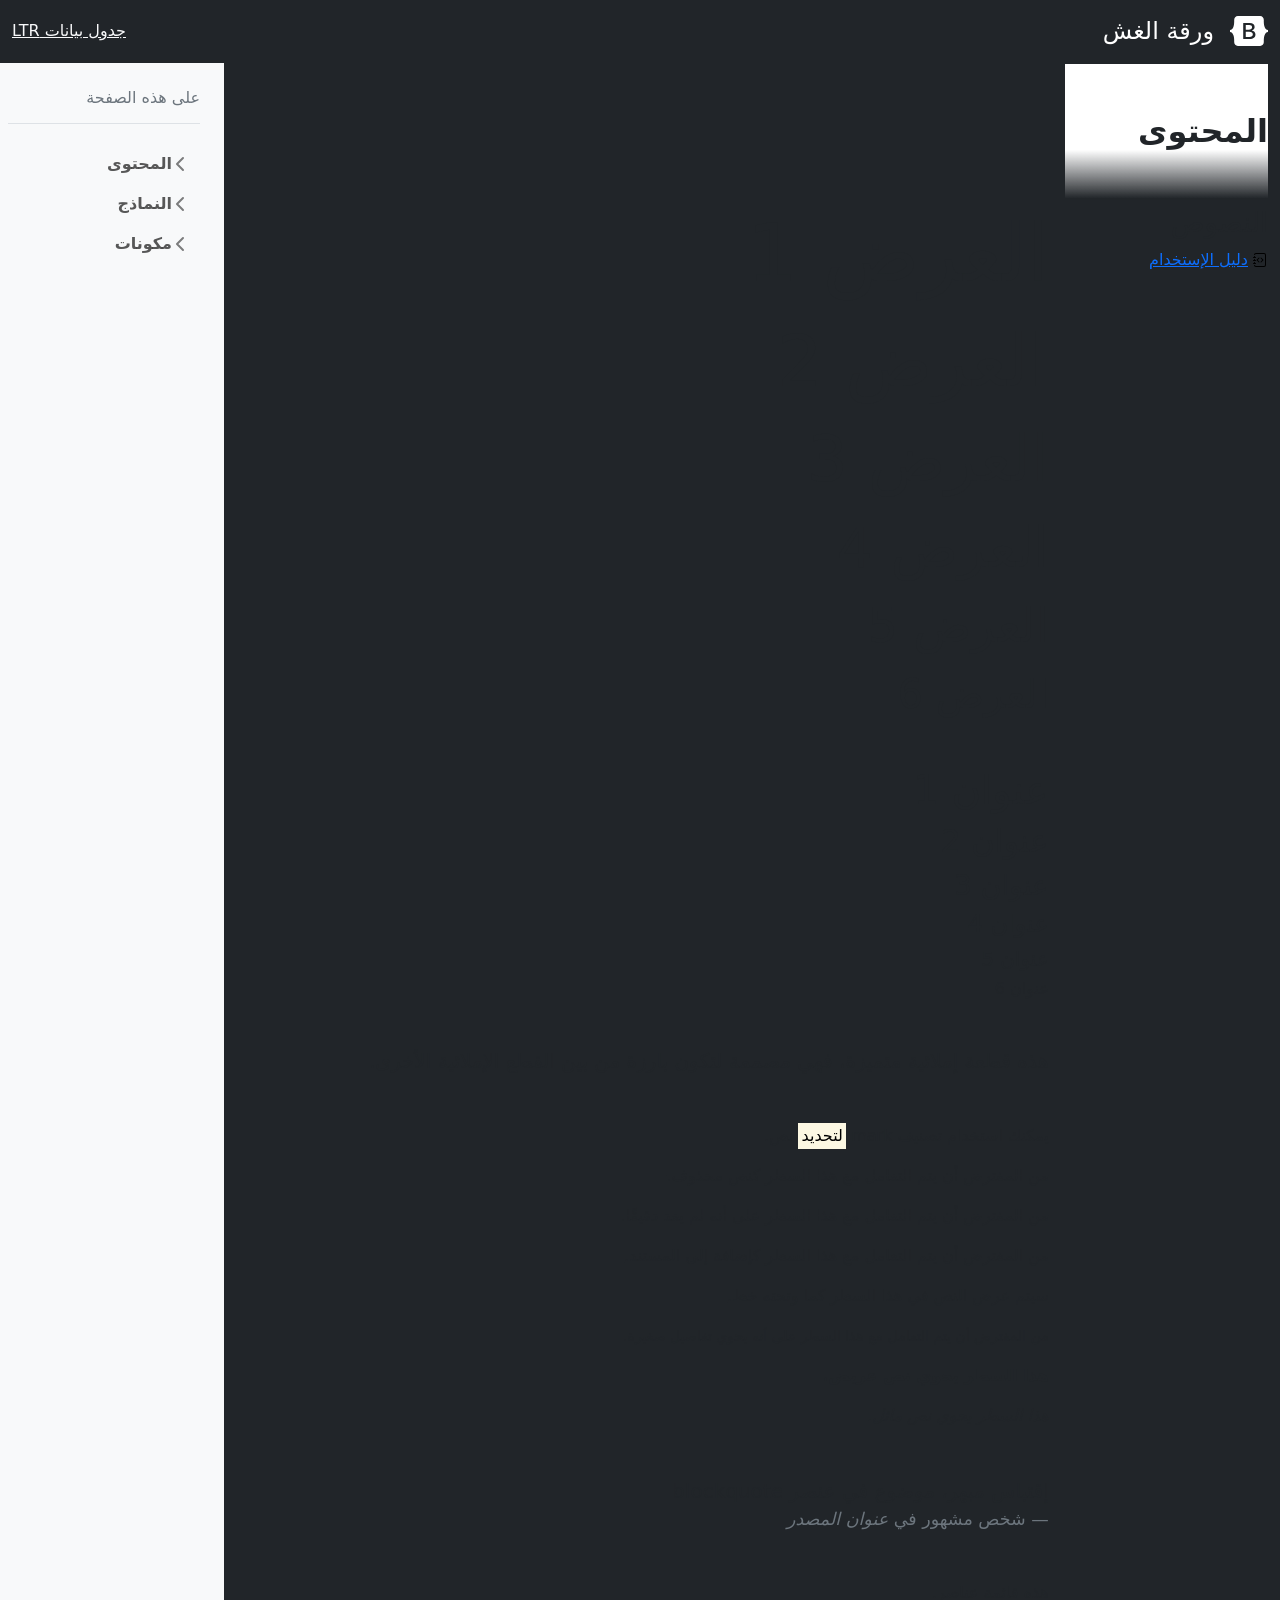
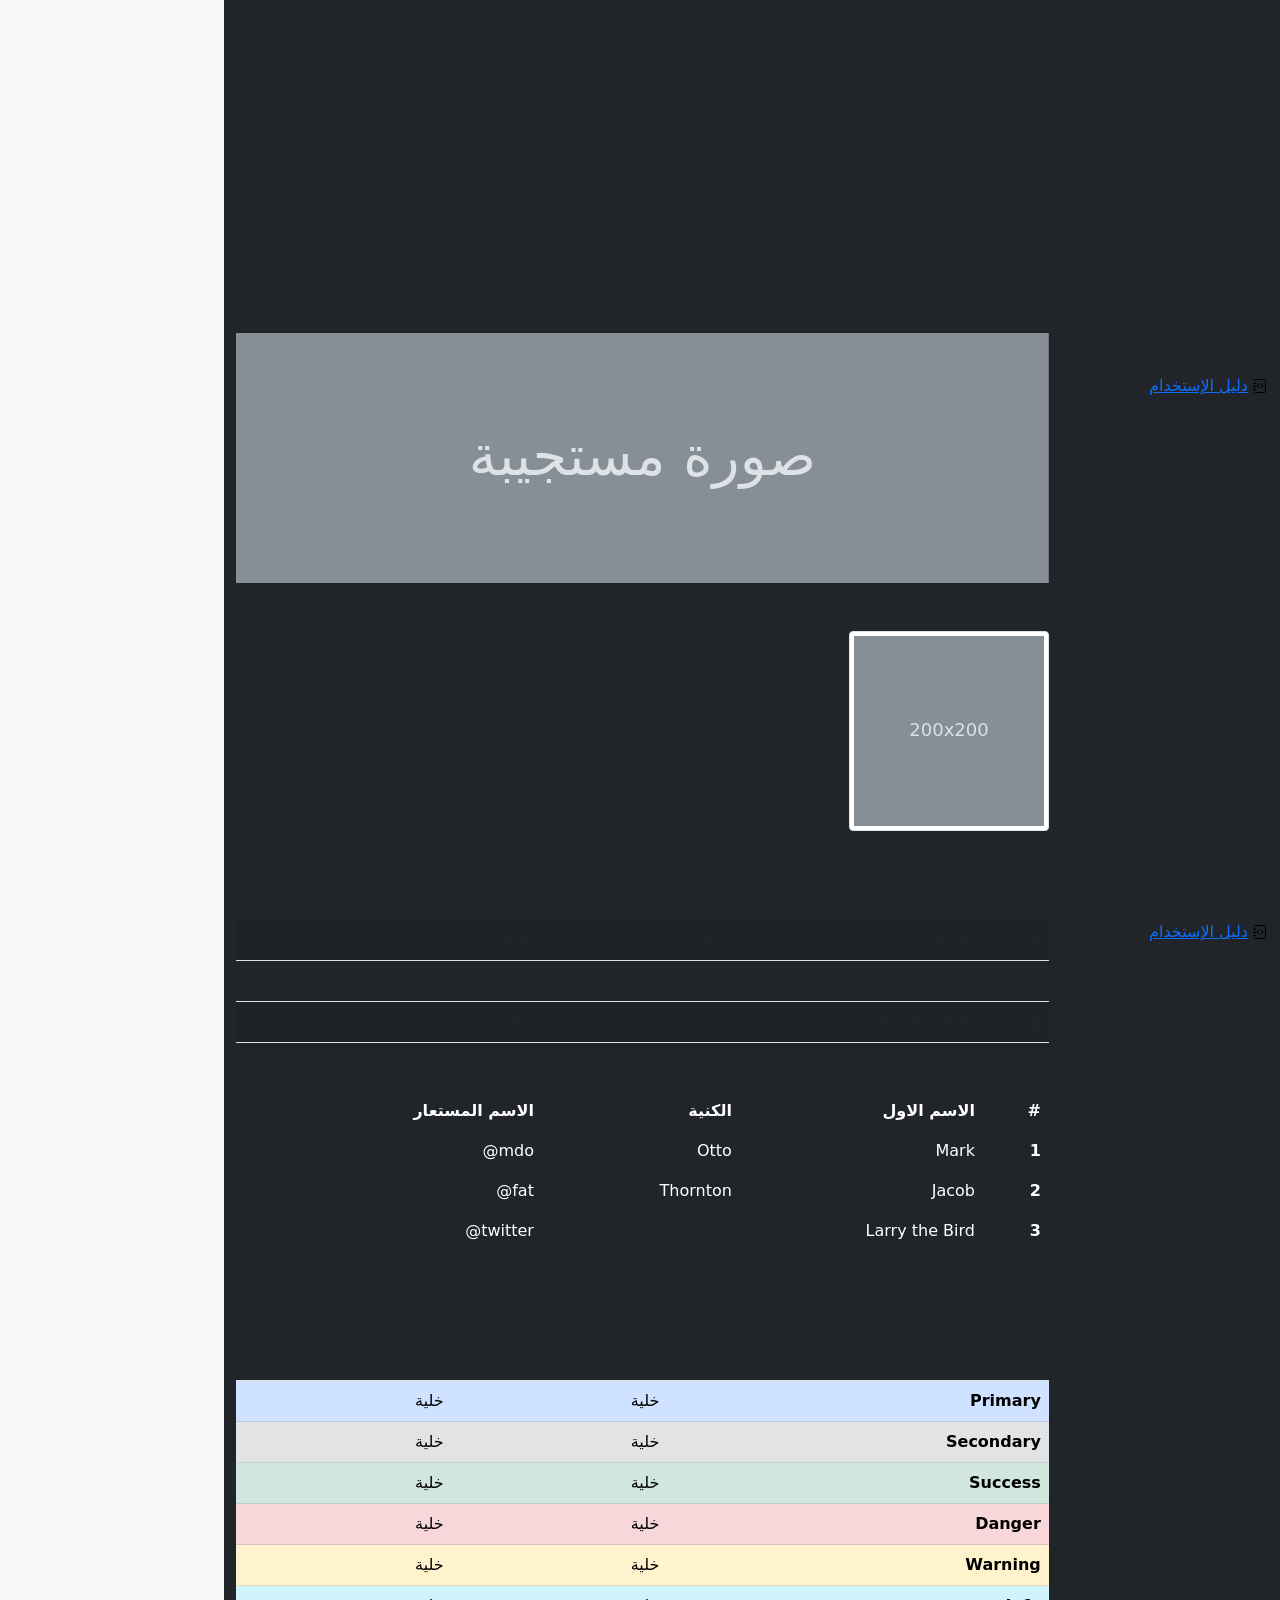
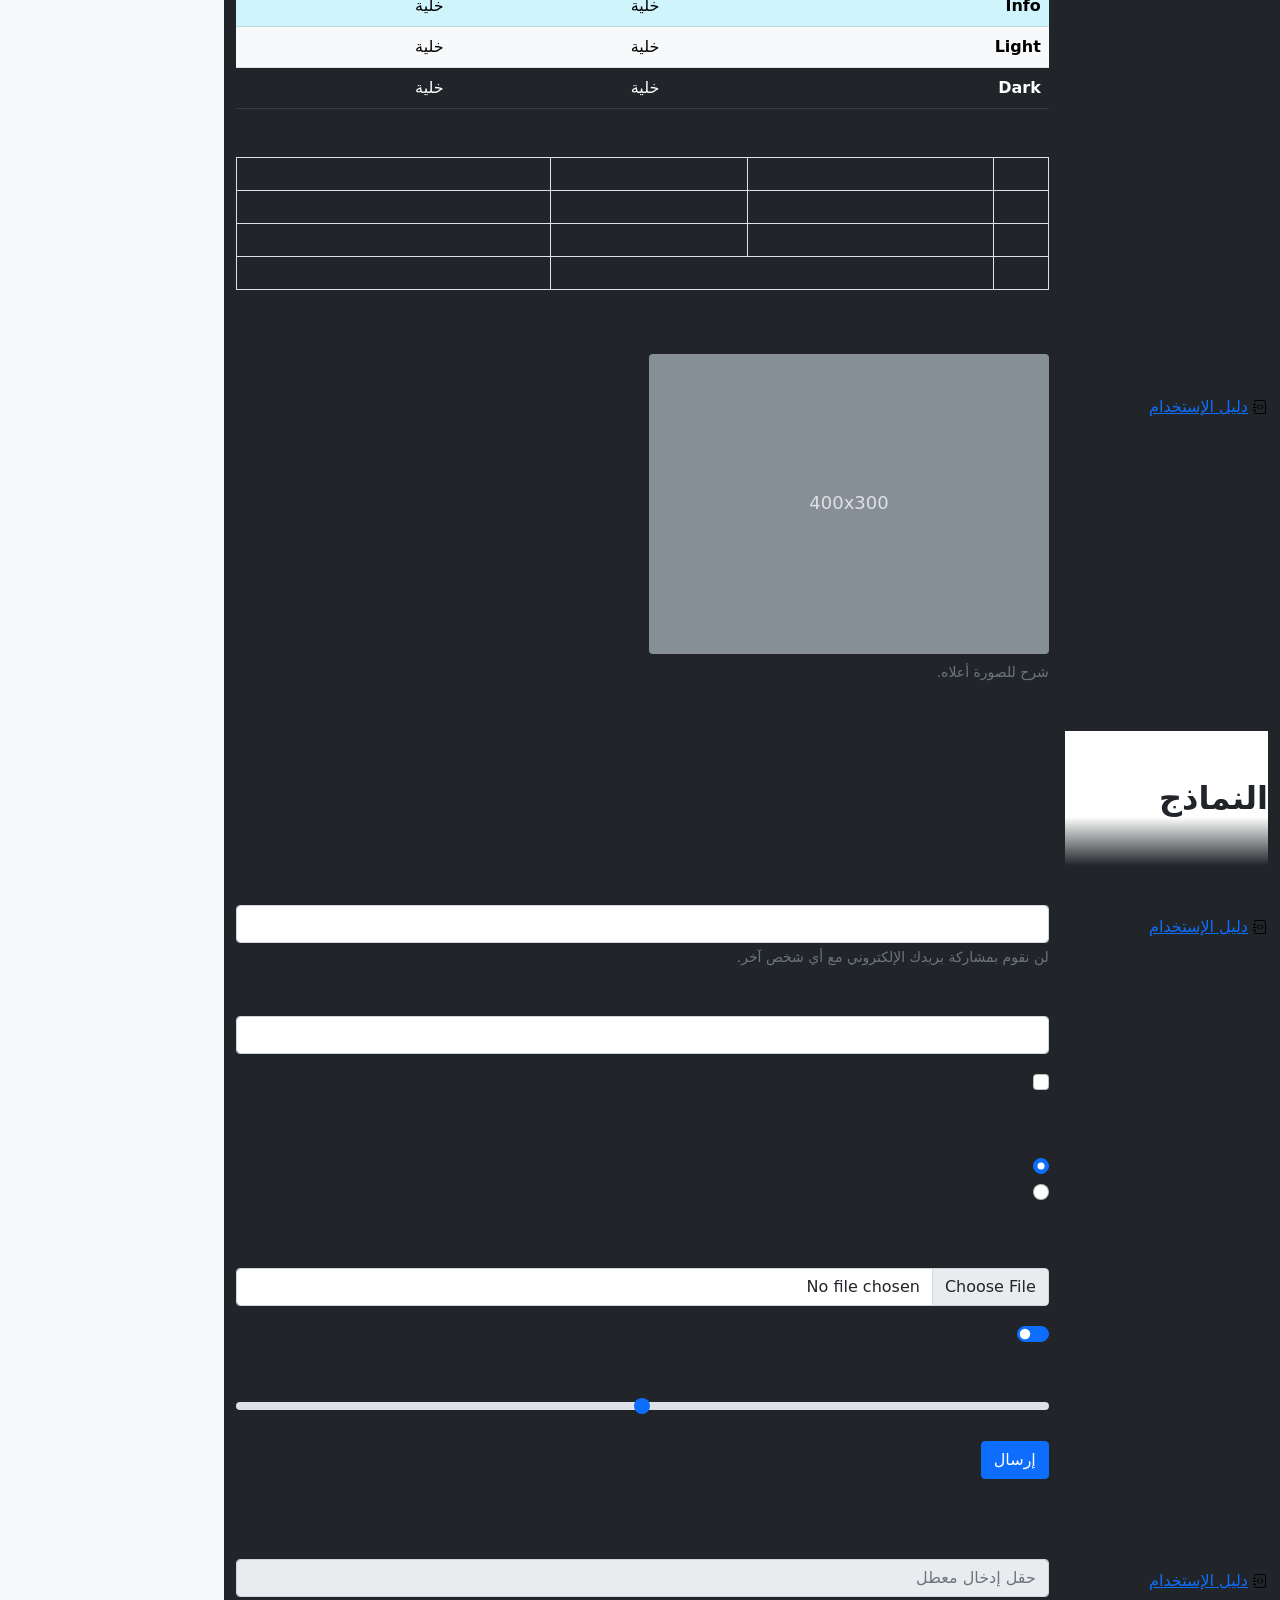
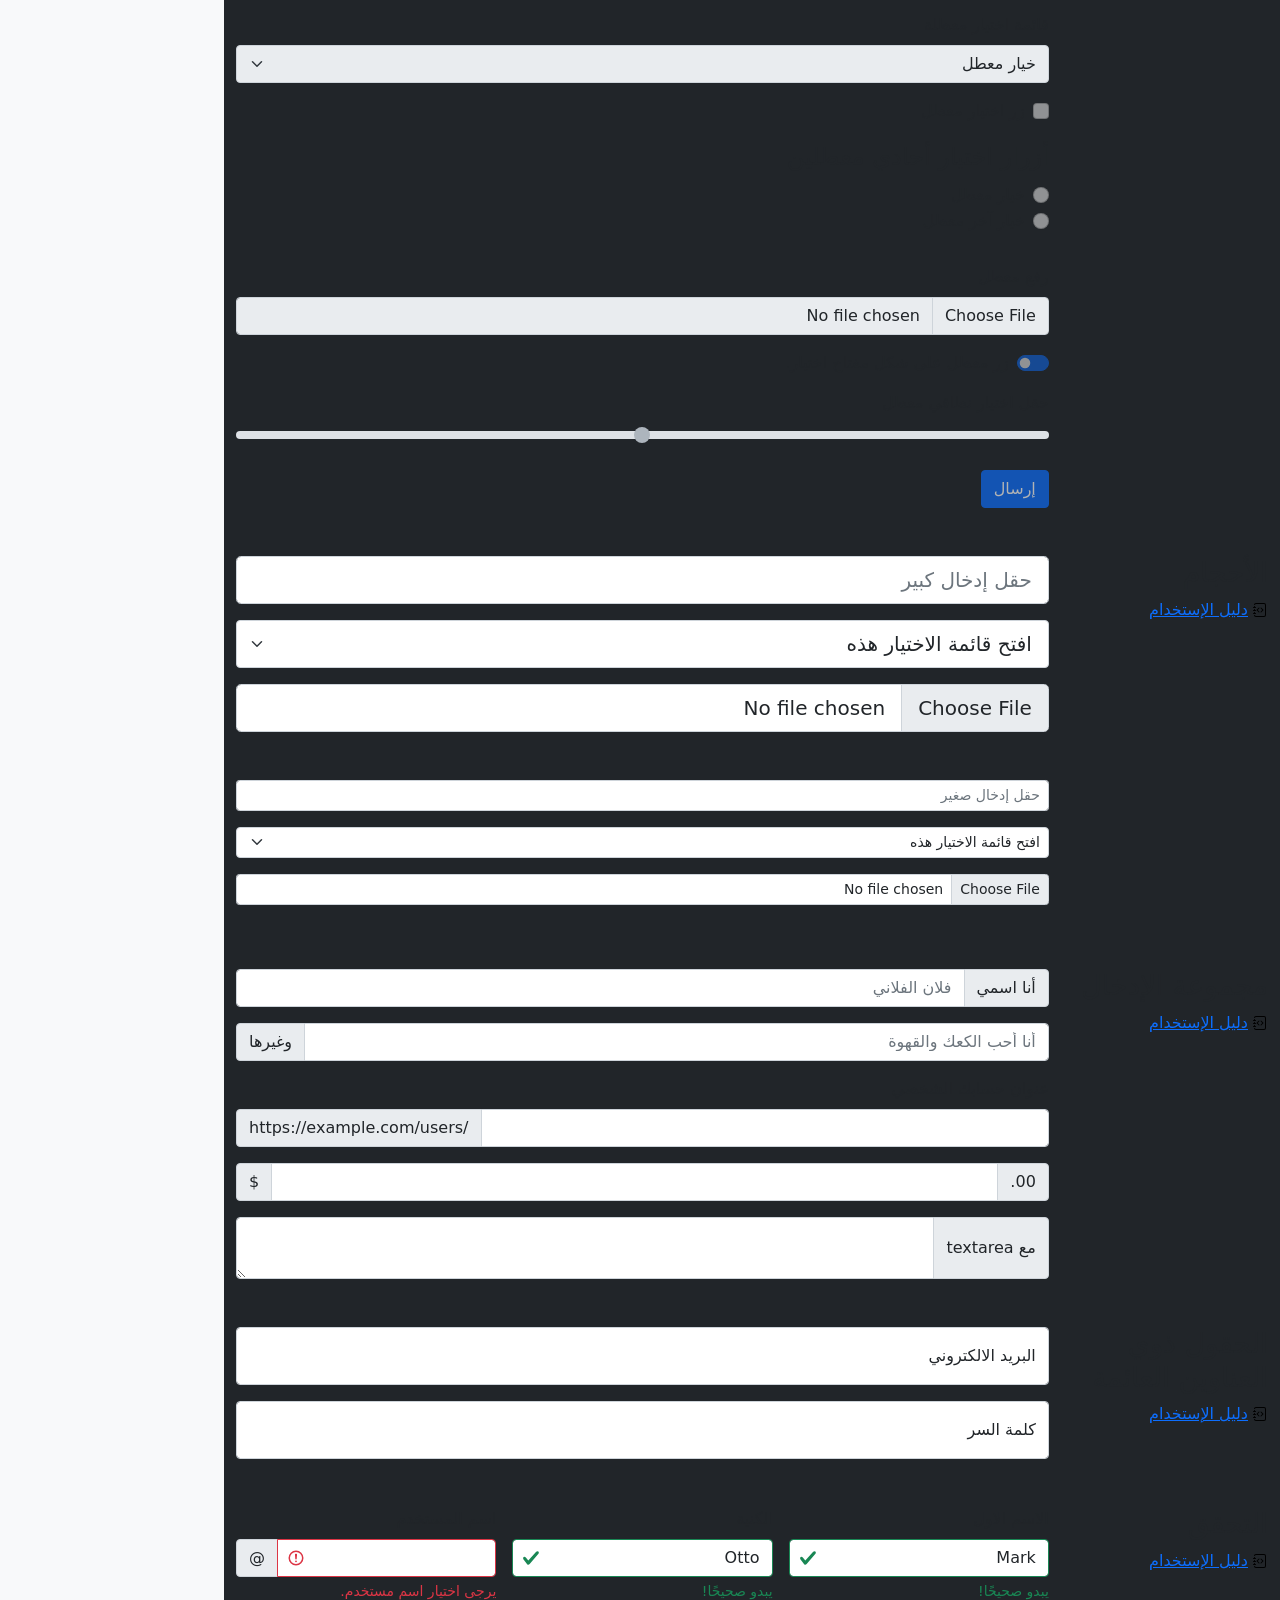
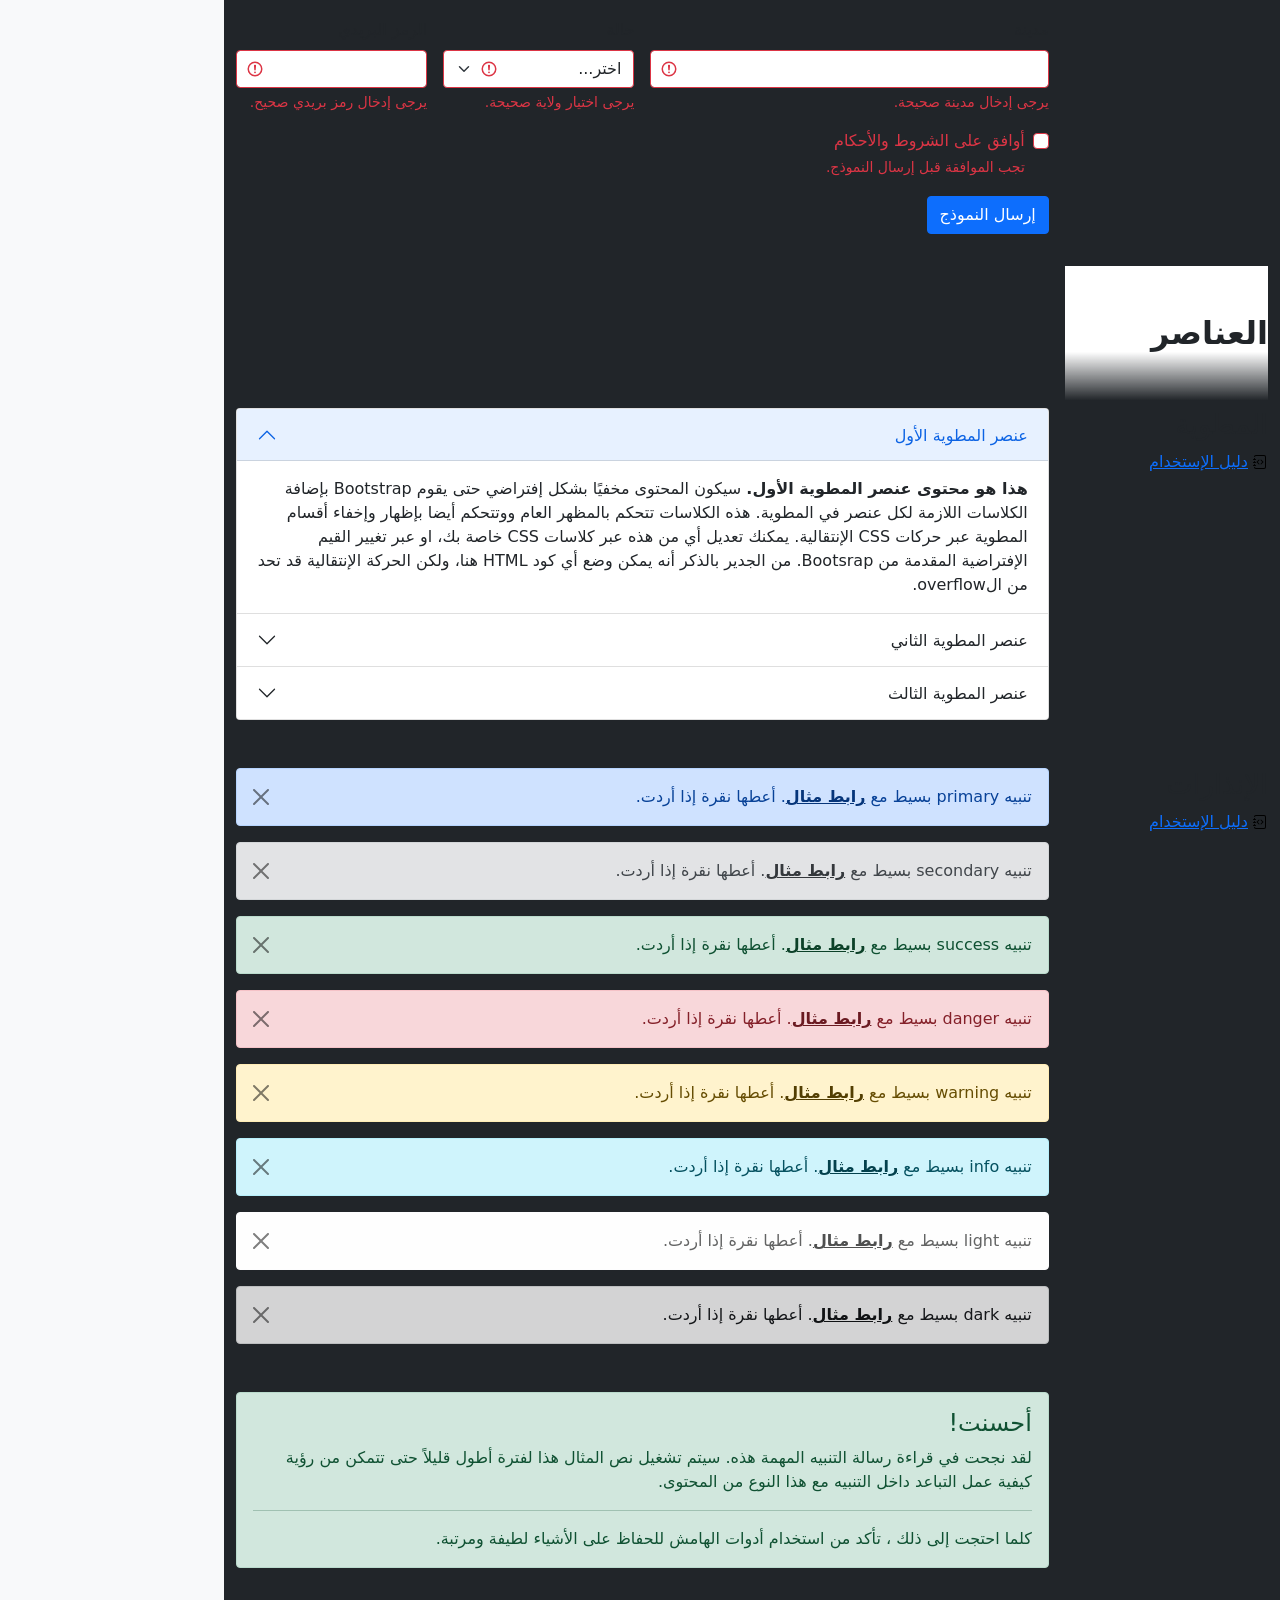
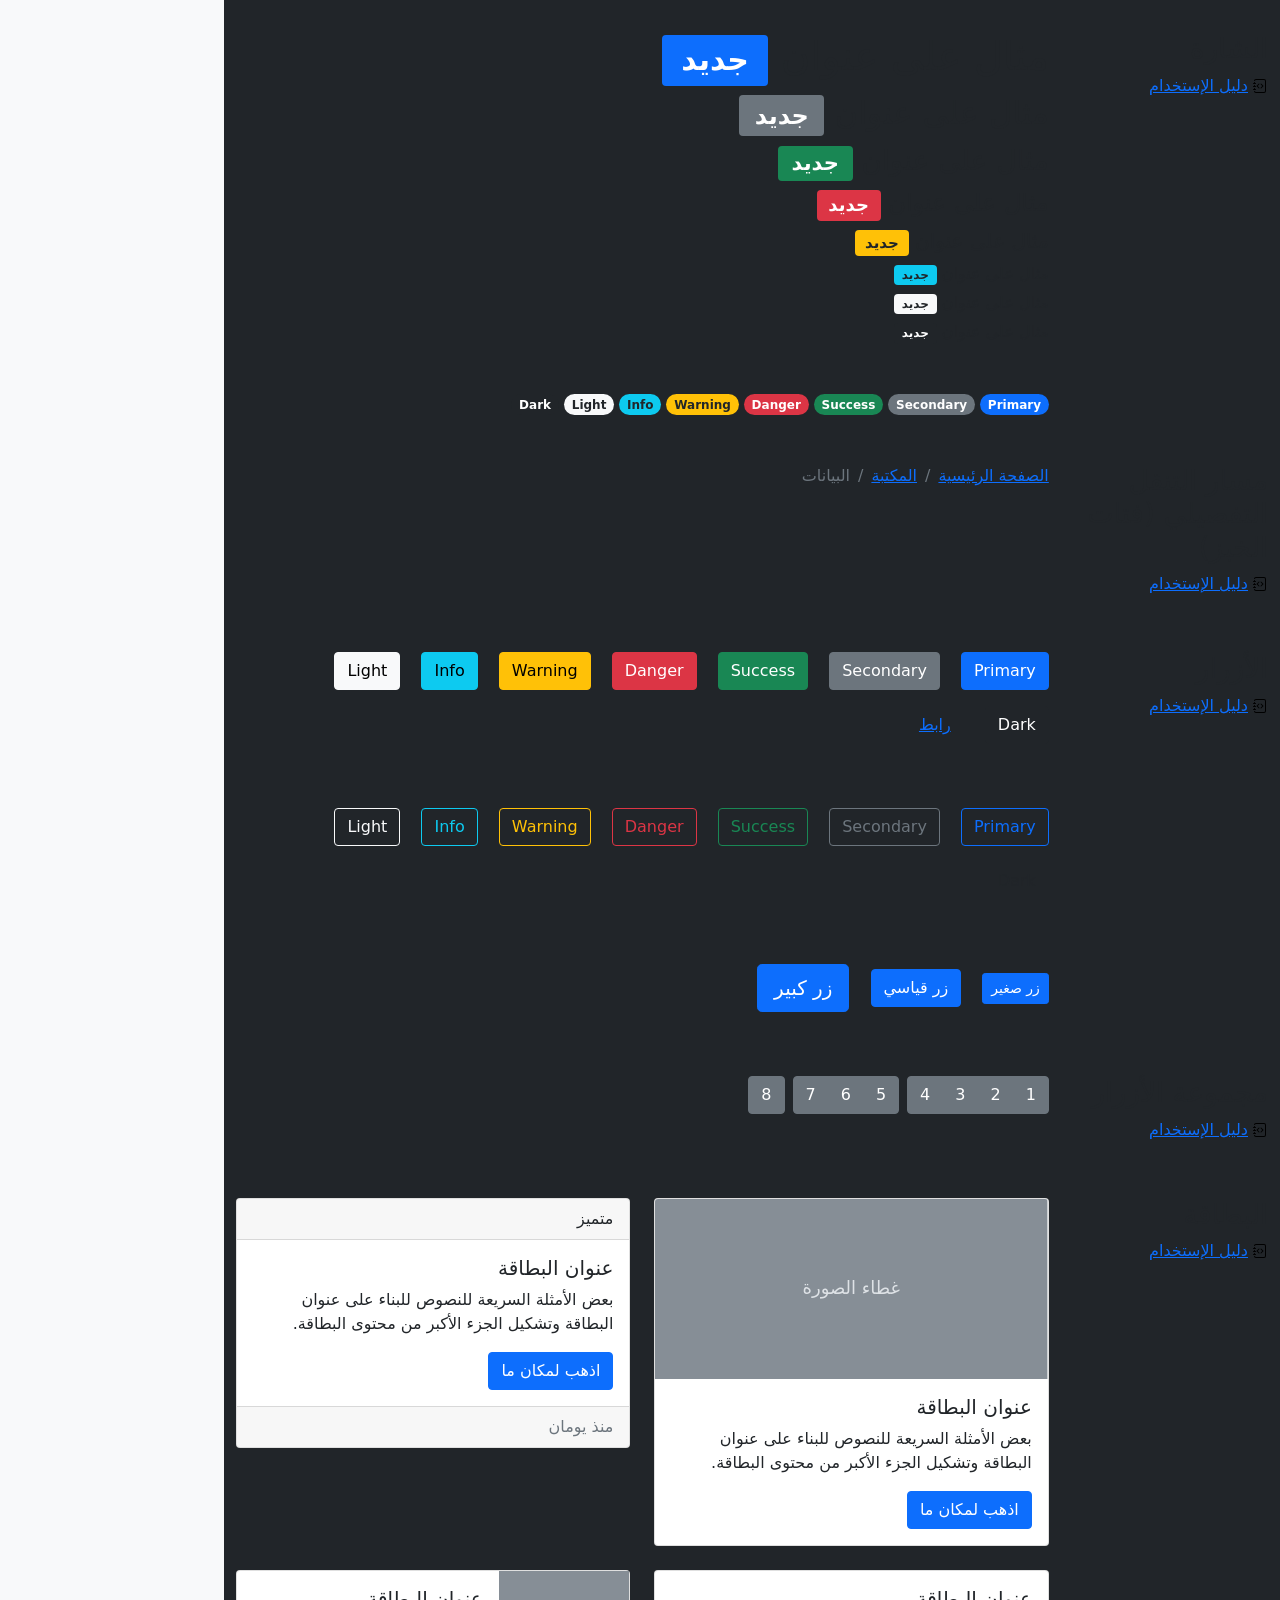
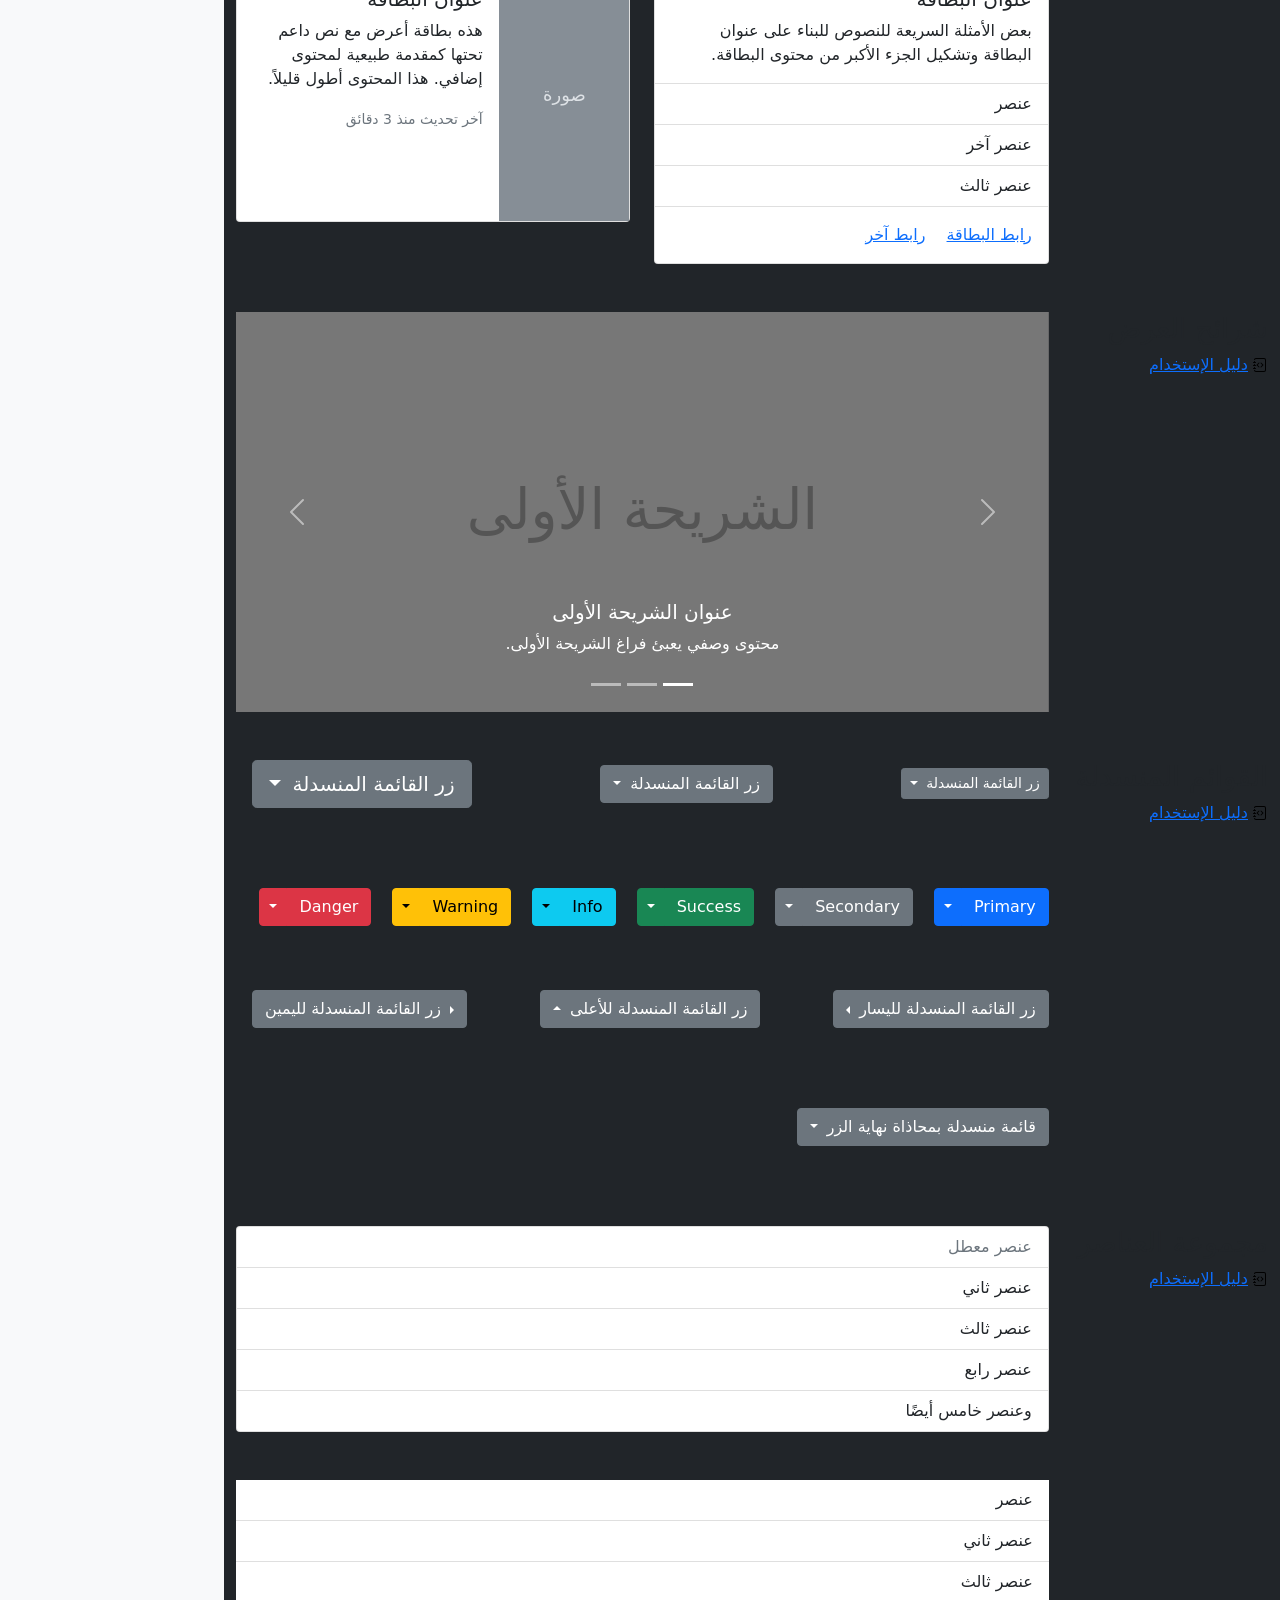
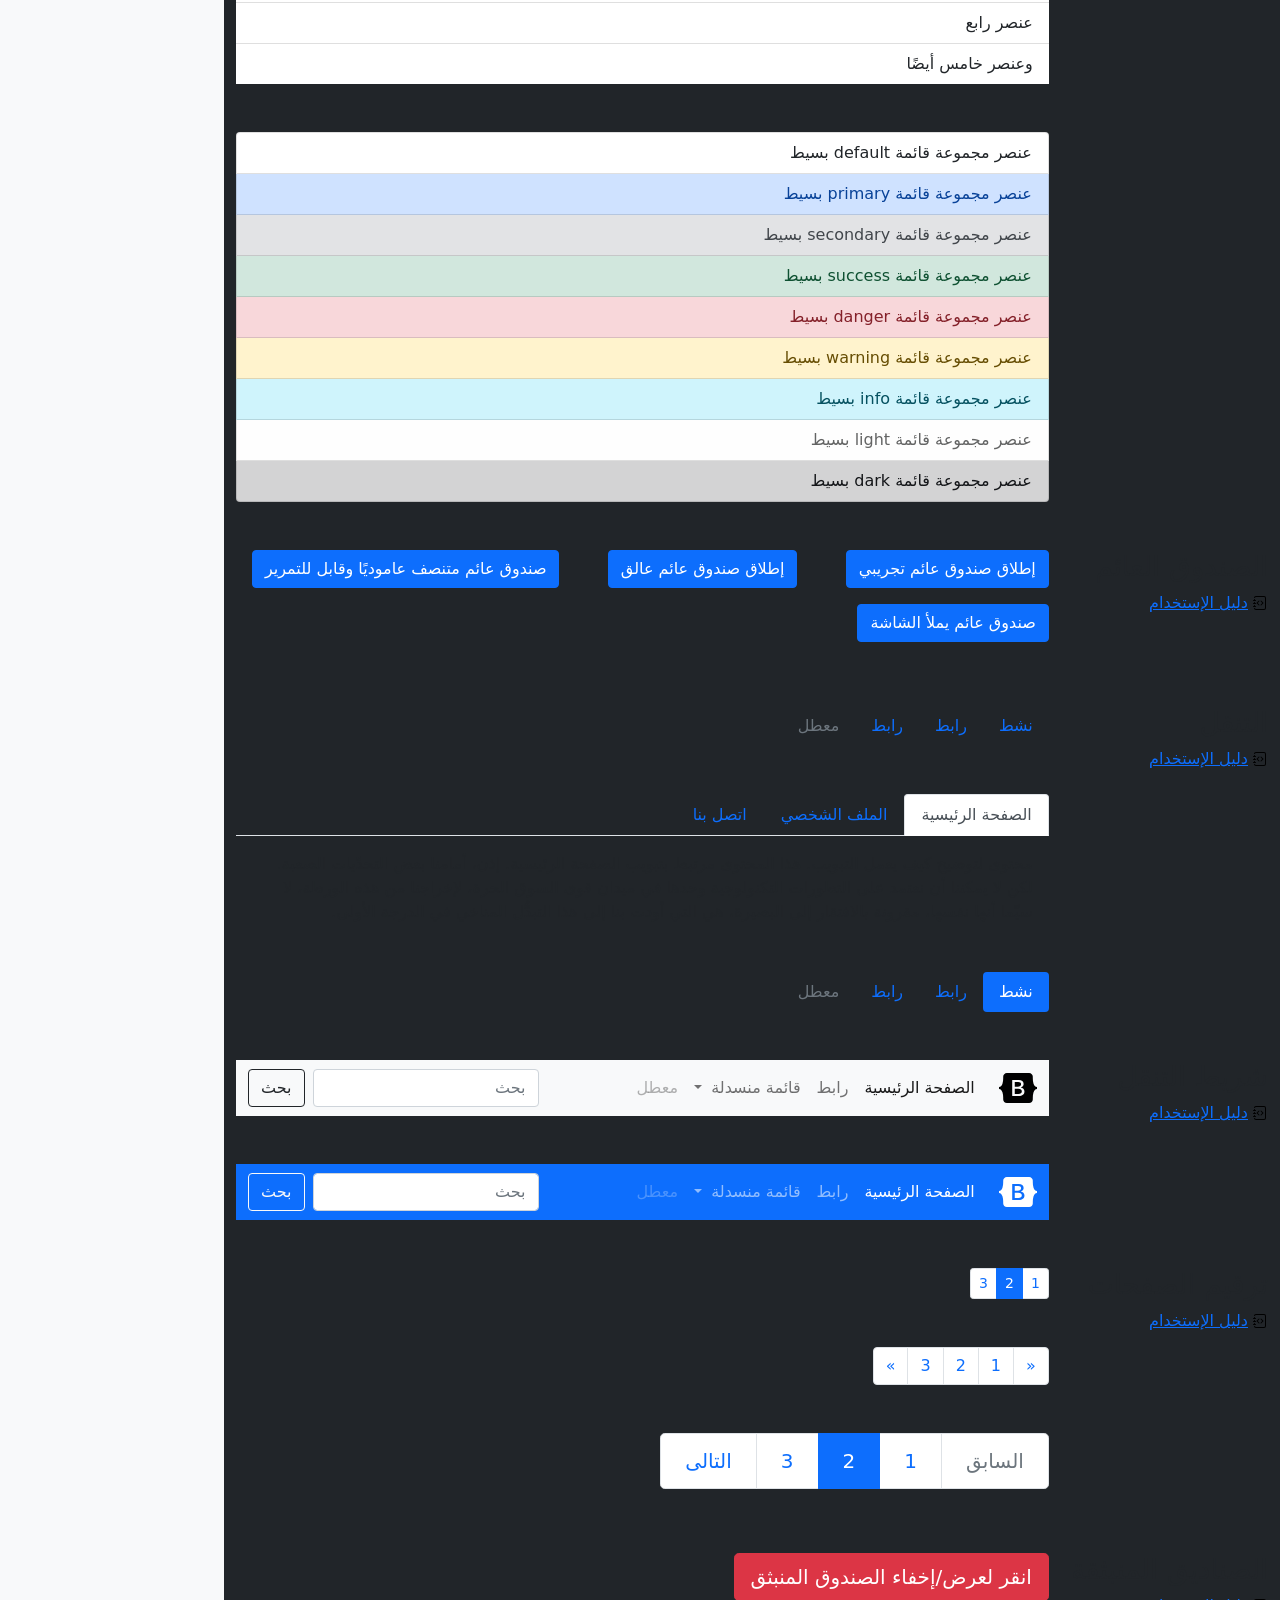
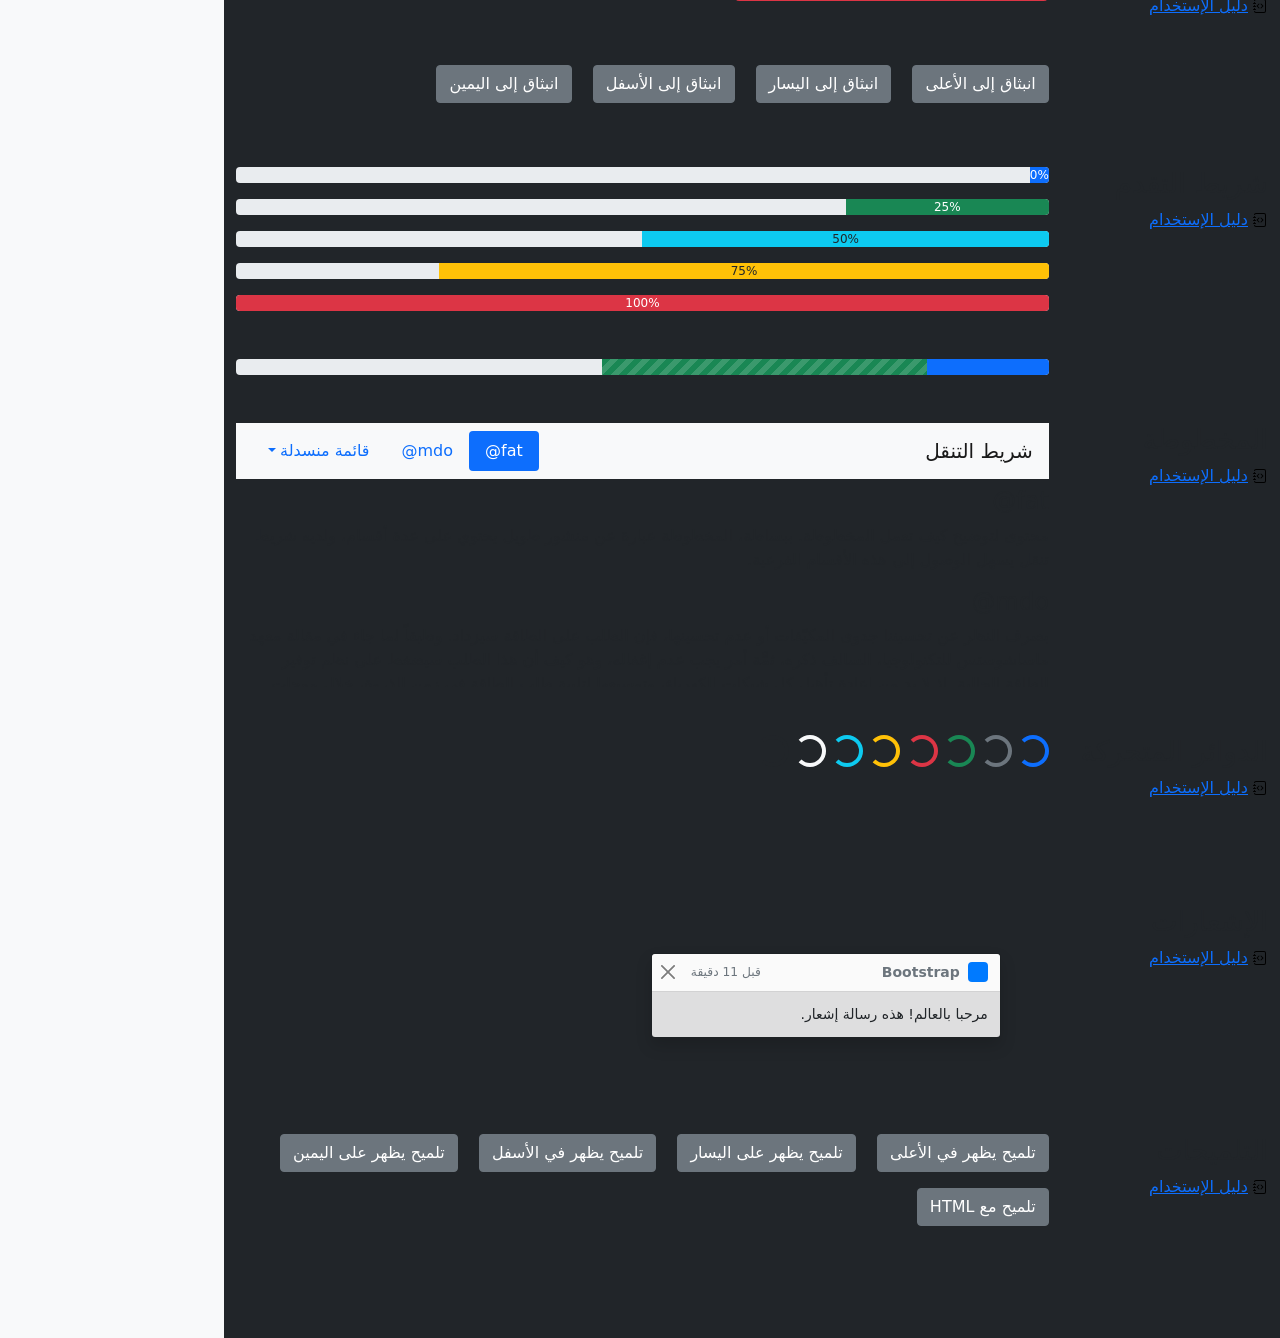
<file: bootstrap/cheatsheet-rtl/index.html>
<!doctype html>
<html lang="ar" dir="rtl">
  <head>
    <meta charset="utf-8">
    <meta name="viewport" content="width=device-width, initial-scale=1">
    <meta name="description" content="">
    <meta name="author" content="Mark Otto, Jacob Thornton, and Bootstrap contributors">
    <meta name="generator" content="Hugo 0.87.0">
    <title>ورقة الغش · Bootstrap v5.1</title>

    <link rel="canonical" href="https://getbootstrap.com/docs/5.1/examples/cheatsheet-rtl/">

    

    <!-- Bootstrap core CSS -->
<link href="../assets/dist/css/bootstrap.rtl.min.css" rel="stylesheet">

    <style>
      .bd-placeholder-img {
        font-size: 1.125rem;
        text-anchor: middle;
        -webkit-user-select: none;
        -moz-user-select: none;
        user-select: none;
      }

      @media (min-width: 768px) {
        .bd-placeholder-img-lg {
          font-size: 3.5rem;
        }
      }
    </style>

    
    <!-- Custom styles for this template -->
    <link href="../cheatsheet/cheatsheet.rtl.css" rel="stylesheet">
  </head>
  <body class="bg-light">
    
<header class="bd-header bg-dark py-3 d-flex align-items-stretch border-bottom border-dark">
  <div class="container-fluid d-flex align-items-center">
    <h1 class="d-flex align-items-center fs-4 text-white mb-0">
      <img src="../assets/brand/bootstrap-logo-white.svg" width="38" height="30" class="me-3" alt="Bootstrap">
      ورقة الغش
    </h1>
    <a href="../examples/cheatsheet/" class="ms-auto link-light" hreflang="en">جدول بيانات LTR</a>
  </div>
</header>
<aside class="bd-aside sticky-xl-top text-muted align-self-start mb-3 mb-xl-5 px-2">
  <h2 class="h6 pt-4 pb-3 mb-4 border-bottom">على هذه الصفحة</h2>
  <nav class="small" id="toc">
    <ul class="list-unstyled">
      <li class="my-2">
        <button class="btn d-inline-flex align-items-center collapsed" data-bs-toggle="collapse" aria-expanded="false" data-bs-target="#contents-collapse" aria-controls="contents-collapse">المحتوى</button>
        <ul class="list-unstyled ps-3 collapse" id="contents-collapse">
          <li><a class="d-inline-flex align-items-center rounded" href="#typography">النصوص</a></li>
          <li><a class="d-inline-flex align-items-center rounded" href="#images">الصور</a></li>
          <li><a class="d-inline-flex align-items-center rounded" href="#tables">الجداول</a></li>
          <li><a class="d-inline-flex align-items-center rounded" href="#figures">النماذج البيانية</a></li>
        </ul>
      </li>
      <li class="my-2">
        <button class="btn d-inline-flex align-items-center collapsed" data-bs-toggle="collapse" aria-expanded="false" data-bs-target="#forms-collapse" aria-controls="forms-collapse">النماذج</button>
        <ul class="list-unstyled ps-3 collapse" id="forms-collapse">
          <li><a class="d-inline-flex align-items-center rounded" href="#overview">نظرة عامة</a></li>
          <li><a class="d-inline-flex align-items-center rounded" href="#disabled-forms">الحقول المعطلة</a></li>
          <li><a class="d-inline-flex align-items-center rounded" href="#sizing">الأحجام</a></li>
          <li><a class="d-inline-flex align-items-center rounded" href="#input-group">مجموعة الإدخال</a></li>
          <li><a class="d-inline-flex align-items-center rounded" href="#floating-labels">الحقول ذوي العناوين العائمة</a></li>
          <li><a class="d-inline-flex align-items-center rounded" href="#validation">التحقق</a></li>
        </ul>
      </li>
      <li class="my-2">
        <button class="btn d-inline-flex align-items-center collapsed" data-bs-toggle="collapse" aria-expanded="false" data-bs-target="#components-collapse" aria-controls="components-collapse">مكونات</button>
        <ul class="list-unstyled ps-3 collapse" id="components-collapse">
          <li><a class="d-inline-flex align-items-center rounded" href="#accordion">المطوية</a></li>
          <li><a class="d-inline-flex align-items-center rounded" href="#alerts">الإنذارات</a></li>
          <li><a class="d-inline-flex align-items-center rounded" href="#badge">الشارة</a></li>
          <li><a class="d-inline-flex align-items-center rounded" href="#breadcrumb">مسار التنقل التفصيلي</a></li>
          <li><a class="d-inline-flex align-items-center rounded" href="#buttons">الأزرار</a></li>
          <li><a class="d-inline-flex align-items-center rounded" href="#button-group">مجموعة الأزرار</a></li>
          <li><a class="d-inline-flex align-items-center rounded" href="#card">البطاقة</a></li>
          <li><a class="d-inline-flex align-items-center rounded" href="#carousel">شرائح العرض</a></li>
          <li><a class="d-inline-flex align-items-center rounded" href="#dropdowns">القوائم المنسدلة</a></li>
          <li><a class="d-inline-flex align-items-center rounded" href="#list-group">مجموعة العناصر</a></li>
          <li><a class="d-inline-flex align-items-center rounded" href="#modal">الصندوق العائم</a></li>
          <li><a class="d-inline-flex align-items-center rounded" href="#navs">التنقل</a></li>
          <li><a class="d-inline-flex align-items-center rounded" href="#navbar">شريط التنقل</a></li>
          <li><a class="d-inline-flex align-items-center rounded" href="#pagination">ترقيم الصفحات</a></li>
          <li><a class="d-inline-flex align-items-center rounded" href="#popovers">الصناديق المنبثقة</a></li>
          <li><a class="d-inline-flex align-items-center rounded" href="#progress">شريط التقدم</a></li>
          <li><a class="d-inline-flex align-items-center rounded" href="#scrollspy">المخطوطة</a></li>
          <li><a class="d-inline-flex align-items-center rounded" href="#spinners">الدوائر المتحركة</a></li>
          <li><a class="d-inline-flex align-items-center rounded" href="#toasts">الإشعارات</a></li>
          <li><a class="d-inline-flex align-items-center rounded" href="#tooltips">التلميحات</a></li>
        </ul>
      </li>
    </ul>
  </nav>
</aside>
<div class="bd-cheatsheet container-fluid bg-body">
  <section id="content">
    <h2 class="sticky-xl-top fw-bold pt-3 pt-xl-5 pb-2 pb-xl-3">المحتوى</h2>

    <article class="my-3" id="typography">
      <div class="bd-heading sticky-xl-top align-self-start mt-5 mb-3 mt-xl-0 mb-xl-2">
        <h3>النصوص</h3>
        <a class="d-flex align-items-center" hreflang="en" href="../content/typography/">دليل الإستخدام</a>
      </div>

      <div>
        <div class="bd-example">
        <p class="display-1">العرض 1</p>
        <p class="display-2">العرض 2</p>
        <p class="display-3">العرض 3</p>
        <p class="display-4">العرض 4</p>
        <p class="display-5">العرض 5</p>
        <p class="display-6">العرض 6</p>
        </div>

        <div class="bd-example">
        <p class="h1">عنوان 1</p>
        <p class="h2">عنوان 2</p>
        <p class="h3">عنوان 3</p>
        <p class="h4">عنوان 4</p>
        <p class="h5">عنوان 5</p>
        <p class="h6">عنوان 6</p>
        </div>

        <div class="bd-example">
        <p class="lead">
          هذه قطعة إملائية متميزة، فهي مصممة لتكون بارزة من بين القطع الإملائية الأخرى.
        </p>
        </div>

        <div class="bd-example">
        <p>يمكنك استخدام تصنيف mark <mark>لتحديد</mark> نص.</p>
        <p><del>من المفترض أن يتم التعامل مع هذا السطر كنص محذوف.</del></p>
        <p><s>من المفترض أن يتم التعامل مع هذا السطر على أنه لم يعد دقيقًا.</s></p>
        <p><ins>من المفترض أن يتم التعامل مع هذا السطر كإضافة إلى المستند.</ins></p>
        <p><u>سيتم عرض النص في هذا السطر كما وتحته خط.</u></p>
        <p><small>من المفترض أن يتم التعامل مع هذا السطر على أنه يحوي تفاصيل صغيرة.</small></p>
        <p><strong>هذا السطر يحوي نص عريض.</strong></p>
        <p><em>هذا السطر يحوي نص مائل.</em></p>
        </div>

        <div class="bd-example">
        <blockquote class="blockquote">
          <p>إقتباس مبهر، موضوع في عنصر blockquote</p>
          <footer class="blockquote-footer">شخص مشهور في <cite title= "عنوان المصدر"> عنوان المصدر </cite></footer>
        </blockquote>
        </div>

        <div class="bd-example">
        <ul class="list-unstyled">
          <li>هذه قائمة عناصر.</li>
          <li>بالرغم من أنها مصممة كي لا تظهر كذلك.</li>
          <li>إلا أنها مجهزة كـ قائمة خلف الكواليس</li>
          <li>هذا التصميم ينطبق فقد على القائمة الرئيسية</li>
          <li>القوائم الفرعية
            <ul>
              <li>لا تتأثر بهذا التصميم</li>
              <li>فهي تظهر عليها علامات الترقيم</li>
              <li>وتحتوي على مساحة فارغة بجوارها</li>
            </ul>
          </li>
          <li>قد يكون هذا التصميم مفيدًا في بعض الأحيان.</li>
        </ul>
        </div>

        <div class="bd-example">
        <ul class="list-inline">
          <li class="list-inline-item">هذا عنصر في قائمة.</li>
          <li class="list-inline-item">وهذا أيضًا.</li>
          <li class="list-inline-item">لكنهم يظهرون متجاورين.</li>
        </ul>
        </div>
      </div>
    </article>
    <article class="my-3" id="images">
      <div class="bd-heading sticky-xl-top align-self-start mt-5 mb-3 mt-xl-0 mb-xl-2">
        <h3>الصور</h3>
        <a class="d-flex align-items-center" hreflang="en" href="../content/images/">دليل الإستخدام</a>
      </div>

      <div>
        <div class="bd-example">
        <svg class="bd-placeholder-img bd-placeholder-img-lg img-fluid" width="100%" height="250" xmlns="http://www.w3.org/2000/svg" role="img" aria-label="Placeholder: صورة مستجيبة" preserveAspectRatio="xMidYMid slice" focusable="false"><title>Placeholder</title><rect width="100%" height="100%" fill="#868e96"/><text x="50%" y="50%" fill="#dee2e6" dy=".3em">صورة مستجيبة</text></svg>

        </div>

        <div class="bd-example">
        <svg class="bd-placeholder-img img-thumbnail" width="200" height="200" xmlns="http://www.w3.org/2000/svg" role="img" aria-label="صورة عنصر نائب مربع عام مع حدود بيضاء حولها ، مما يجعلها تشبه صورة تم التقاطها بكاميرا فورية قديمة: 200x200" preserveAspectRatio="xMidYMid slice" focusable="false"><title>صورة عنصر نائب مربع عام مع حدود بيضاء حولها ، مما يجعلها تشبه صورة تم التقاطها بكاميرا فورية قديمة</title><rect width="100%" height="100%" fill="#868e96"/><text x="50%" y="50%" fill="#dee2e6" dy=".3em">200x200</text></svg>

        </div>
      </div>
    </article>
    <article class="my-3" id="tables">
      <div class="bd-heading sticky-xl-top align-self-start mt-5 mb-3 mt-xl-0 mb-xl-2">
        <h3>الجداول</h3>
        <a class="d-flex align-items-center" hreflang="en" href="../content/tables/">دليل الإستخدام</a>
      </div>

      <div>
        <div class="bd-example">
        <table class="table table-striped">
          <thead>
          <tr>
            <th scope="col">#</th>
            <th scope="col">الاسم الاول</th>
            <th scope="col">الكنية</th>
            <th scope="col">الاسم المستعار</th>
          </tr>
          </thead>
          <tbody>
          <tr>
            <th scope="row">1</th>
            <td>Mark</td>
            <td>Otto</td>
            <td><bdo lang="en" dir="ltr">@mdo</bdo></td>
          </tr>
          <tr>
            <th scope="row">2</th>
            <td>Jacob</td>
            <td>Thornton</td>
            <td><bdo lang="en" dir="ltr">@fat</bdo></td>
          </tr>
          <tr>
            <th scope="row">3</th>
            <td colspan="2">Larry the Bird</td>
            <td><bdo lang="en" dir="ltr">@twitter</bdo></td>
          </tr>
          </tbody>
        </table>
        </div>

        <div class="bd-example">
        <table class="table table-dark table-borderless">
          <thead>
          <tr>
            <th scope="col">#</th>
            <th scope="col">الاسم الاول</th>
            <th scope="col">الكنية</th>
            <th scope="col">الاسم المستعار</th>
          </tr>
          </thead>
          <tbody>
          <tr>
            <th scope="row">1</th>
            <td>Mark</td>
            <td>Otto</td>
            <td><bdo lang="en" dir="ltr">@mdo</bdo></td>
          </tr>
          <tr>
            <th scope="row">2</th>
            <td>Jacob</td>
            <td>Thornton</td>
            <td><bdo lang="en" dir="ltr">@fat</bdo></td>
          </tr>
          <tr>
            <th scope="row">3</th>
            <td colspan="2">Larry the Bird</td>
            <td><bdo lang="en" dir="ltr">@twitter</bdo></td>
          </tr>
          </tbody>
        </table>
        </div>

        <div class="bd-example">
        <table class="table table-hover">
          <thead>
          <tr>
            <th scope="col">Class</th>
            <th scope="col">عنوان</th>
            <th scope="col">عنوان</th>
          </tr>
          </thead>
          <tbody>
          <tr>
            <th scope="row">Default</th>
            <td>خلية</td>
            <td>خلية</td>
          </tr>
          
          <tr class="table-primary">
            <th scope="row">Primary</th>
            <td>خلية</td>
            <td>خلية</td>
          </tr>
          <tr class="table-secondary">
            <th scope="row">Secondary</th>
            <td>خلية</td>
            <td>خلية</td>
          </tr>
          <tr class="table-success">
            <th scope="row">Success</th>
            <td>خلية</td>
            <td>خلية</td>
          </tr>
          <tr class="table-danger">
            <th scope="row">Danger</th>
            <td>خلية</td>
            <td>خلية</td>
          </tr>
          <tr class="table-warning">
            <th scope="row">Warning</th>
            <td>خلية</td>
            <td>خلية</td>
          </tr>
          <tr class="table-info">
            <th scope="row">Info</th>
            <td>خلية</td>
            <td>خلية</td>
          </tr>
          <tr class="table-light">
            <th scope="row">Light</th>
            <td>خلية</td>
            <td>خلية</td>
          </tr>
          <tr class="table-dark">
            <th scope="row">Dark</th>
            <td>خلية</td>
            <td>خلية</td>
          </tr>
          </tbody>
        </table>
        </div>

        <div class="bd-example">
        <table class="table table-sm table-bordered">
          <thead>
          <tr>
            <th scope="col">#</th>
            <th scope="col">الاسم الاول</th>
            <th scope="col">الكنية</th>
            <th scope="col">الاسم المستعار</th>
          </tr>
          </thead>
          <tbody>
          <tr>
            <th scope="row">1</th>
            <td>Mark</td>
            <td>Otto</td>
            <td><bdo lang="en" dir="ltr">@mdo</bdo></td>
          </tr>
          <tr>
            <th scope="row">2</th>
            <td>Jacob</td>
            <td>Thornton</td>
            <td><bdo lang="en" dir="ltr">@fat</bdo></td>
          </tr>
          <tr>
            <th scope="row">3</th>
            <td colspan="2">Larry the Bird</td>
            <td><bdo lang="en" dir="ltr">@twitter</bdo></td>
          </tr>
          </tbody>
        </table>
        </div>
      </div>
    </article>
    <article class="my-3" id="figures">
      <div class="bd-heading sticky-xl-top align-self-start mt-5 mb-3 mt-xl-0 mb-xl-2">
        <h3>النماذج البيانية</h3>
        <a class="d-flex align-items-center" hreflang="en" href="../content/figures/">دليل الإستخدام</a>
      </div>

      <div>
        <div class="bd-example">
        <figure class="figure">
          <svg class="bd-placeholder-img figure-img img-fluid rounded" width="400" height="300" xmlns="http://www.w3.org/2000/svg" role="img" aria-label="Placeholder: 400x300" preserveAspectRatio="xMidYMid slice" focusable="false"><title>Placeholder</title><rect width="100%" height="100%" fill="#868e96"/><text x="50%" y="50%" fill="#dee2e6" dy=".3em">400x300</text></svg>

          <figcaption class="figure-caption">شرح للصورة أعلاه.</figcaption>
        </figure>
        </div>
      </div>
    </article>
  </section>

  <section id="forms">
    <h2 class="sticky-xl-top fw-bold pt-3 pt-xl-5 pb-2 pb-xl-3">النماذج</h2>

    <article class="my-3" id="overview">
      <div class="bd-heading sticky-xl-top align-self-start mt-5 mb-3 mt-xl-0 mb-xl-2">
        <h3>نظرة عامة</h3>
        <a class="d-flex align-items-center" hreflang="en" href="../forms/overview/">دليل الإستخدام</a>
      </div>

      <div>
        <div class="bd-example">
        <form>
          <div class="mb-3">
            <label for="exampleInputEmail1" class="form-label">البريد الإلكتروني</label>
            <input type="email" class="form-control" id="exampleInputEmail1" aria-describedby="emailHelp">
            <div id="emailHelp" class="form-text">لن نقوم بمشاركة بريدك الإلكتروني مع أي شخص آخر.</div>
          </div>
          <div class="mb-3">
            <label for="exampleInputPassword1" class="form-label">كلمة السر</label>
            <input type="password" class="form-control" id="exampleInputPassword1">
          </div>
          <div class="mb-3 form-check">
            <input type="checkbox" class="form-check-input" id="exampleCheck1">
            <label class="form-check-label" for="exampleCheck1">اخترني</label>
          </div>
          <fieldset class="mb-3">
            <legend>أزرار الاختيار الأحادي</legend>
            <div class="form-check">
              <input type="radio" name="radios" class="form-check-input" id="exampleRadio1" checked>
              <label class="form-check-label" for="exampleRadio1">الخيار الافتراضي</label>
            </div>
            <div class="mb-3 form-check">
              <input type="radio" name="radios" class="form-check-input" id="exampleRadio2">
              <label class="form-check-label" for="exampleRadio2">خيار آخر</label>
            </div>
          </fieldset>
          <div class="mb-3">
            <label class="form-label" for="customFile">رفع</label>
            <input type="file" class="form-control" id="customFile">
          </div>
          <div class="mb-3 form-check form-switch">
            <input class="form-check-input" type="checkbox" id="flexSwitchCheckChecked" checked>
            <label class="form-check-label" for="flexSwitchCheckChecked">زر على شكل مفتاح اختيار.</label>
          </div>
          <div class="mb-3">
            <label for="customRange3" class="form-label">مثال على حقل اختيار نطاقي</label>
            <input type="range" class="form-range" min="0" max="5" step="0.5" id="customRange3">
          </div>
          <button type="submit" class="btn btn-primary">إرسال</button>
        </form>
        </div>
      </div>
    </article>
    <article class="my-3" id="disabled-forms">
      <div class="bd-heading sticky-xl-top align-self-start mt-5 mb-3 mt-xl-0 mb-xl-2">
        <h3>الحقول المعطلة</h3>
        <a class="d-flex align-items-center" hreflang="en" href="../forms/overview/#disabled-forms">دليل الإستخدام</a>
      </div>

      <div>
        <div class="bd-example">
        <form>
          <fieldset disabled aria-label="مثال على مجموعة الحقول المعطلة">
            <div class="mb-3">
              <label for="disabledTextInput" class="form-label">حقل إدخال معطل</label>
              <input type="text" id="disabledTextInput" class="form-control" placeholder="حقل إدخال معطل">
            </div>
            <div class="mb-3">
              <label for="disabledSelect" class="form-label">قائمة اختيار معطلة</label>
              <select id="disabledSelect" class="form-select">
                <option>خيار معطل</option>
              </select>
            </div>
            <div class="mb-3">
              <div class="form-check">
                <input class="form-check-input" type="checkbox" id="disabledFieldsetCheck" disabled>
                <label class="form-check-label" for="disabledFieldsetCheck">
                  زر اختيار معطل
                </label>
              </div>
            </div>
            <fieldset class="mb-3">
              <legend>أزرار اختيار أحادي معطلين</legend>
              <div class="form-check">
                <input type="radio" name="radios" class="form-check-input" id="disabledRadio1" disabled>
                <label class="form-check-label" for="disabledRadio1">خيار معطل</label>
              </div>
              <div class="mb-3 form-check">
                <input type="radio" name="radios" class="form-check-input" id="disabledRadio2" disabled>
                <label class="form-check-label" for="disabledRadio2">خيار آخر معطل</label>
              </div>
            </fieldset>
            <div class="mb-3">
              <label class="form-label" for="disabledCustomFile">رفع معطل</label>
              <input type="file" class="form-control" id="disabledCustomFile" disabled>
            </div>
            <div class="mb-3 form-check form-switch">
              <input class="form-check-input" type="checkbox" id="disabledSwitchCheckChecked" checked disabled>
              <label class="form-check-label" for="disabledSwitchCheckChecked">زر معطل على شكل مفتاح اختيار.</label>
            </div>
            <div class="mb-3">
              <label for="disabledRange" class="form-label">حقل اختيار نطاقي معطل</label>
              <input type="range" class="form-range" min="0" max="5" step="0.5" id="disabledRange">
            </div>
            <button type="submit" class="btn btn-primary">إرسال</button>
          </fieldset>
        </form>
        </div>
      </div>
    </article>
    <article class="my-3" id="sizing">
      <div class="bd-heading sticky-xl-top align-self-start mt-5 mb-3 mt-xl-0 mb-xl-2">
        <h3>الأحجام</h3>
        <a class="d-flex align-items-center" hreflang="en" href="../forms/form-control/#sizing">دليل الإستخدام</a>
      </div>

      <div>
        <div class="bd-example">
        <div class="mb-3">
          <input class="form-control form-control-lg" type="text" placeholder="حقل إدخال كبير" aria-label=".form-control-lg مثال">
        </div>
        <div class="mb-3">
          <select class="form-select form-select-lg mb-3" aria-label=".form-select-lg مثال">
            <option selected>افتح قائمة الاختيار هذه</option>
            <option value="1">واحد</option>
            <option value="2">اثنان</option>
            <option value="3">ثلاثة</option>
          </select>
        </div>
        <div class="mb-3">
          <input type="file" class="form-control form-control-lg" aria-label="مثال على إدخال ملف كبير">
        </div>
        </div>

        <div class="bd-example">
        <div class="mb-3">
          <input class="form-control form-control-sm" type="text" placeholder="حقل إدخال صغير" aria-label=".form-control-sm مثال">
        </div>
        <div class="mb-3">
          <select class="form-select form-select-sm" aria-label=".form-select-sm مثال">
            <option selected>افتح قائمة الاختيار هذه</option>
            <option value="1">واحد</option>
            <option value="2">اثنان</option>
            <option value="3">ثلاثة</option>
          </select>
        </div>
        <div class="mb-3">
          <input type="file" class="form-control form-control-sm" aria-label="مثال على إدخال ملف صغير">
        </div>
        </div>
      </div>
    </article>
    <article class="my-3" id="input-group">
      <div class="bd-heading sticky-xl-top align-self-start mt-5 mb-3 mt-xl-0 mb-xl-2">
        <h3>مجموعة الإدخال</h3>
        <a class="d-flex align-items-center" hreflang="en" href="../forms/input-group/">دليل الإستخدام</a>
      </div>

      <div>
        <div class="bd-example">
        <div class="input-group mb-3">
          <span class="input-group-text" id="basic-addon1">أنا اسمي</span>
          <input type="text" class="form-control" placeholder="فلان الفلاني" aria-label="الاسم" aria-describedby="basic-addon1">
        </div>
        <div class="input-group mb-3">
          <input type="text" class="form-control" placeholder="أنا أحب الكعك والقهوة" aria-label="الطعام المفضل" aria-describedby="basic-addon2">
          <span class="input-group-text" id="basic-addon2">وغيرها</span>
        </div>
        <label for="basic-url" class="form-label">عنوان حسابك الشخصي</label>
        <div class="input-group mb-3">
          <input type="text" class="form-control" id="basic-url" aria-describedby="basic-addon3">
          <span class="input-group-text" id="basic-addon3"><bdo lang="en" dir="ltr">https://example.com/users/</bdo></span>
        </div>
        <div class="input-group mb-3">
          <span class="input-group-text"><bdo lang="en" dir="ltr">.00</bdo></span>
          <input type="text" class="form-control" aria-label="المبلغ (لأقرب دولار)">
          <span class="input-group-text">$</span>
        </div>
        <div class="input-group">
          <span class="input-group-text">مع textarea</span>
          <textarea class="form-control" aria-label="مع textarea"></textarea>
        </div>
        </div>
      </div>
    </article>
    <article class="my-3" id="floating-labels">
      <div class="bd-heading sticky-xl-top align-self-start mt-5 mb-3 mt-xl-0 mb-xl-2">
        <h3>الحقول ذوي العناوين العائمة</h3>
        <a class="d-flex align-items-center" href="../forms/floating-labels/">دليل الإستخدام</a>
      </div>

      <div>
        <div class="bd-example">
        <form>
          <div class="form-floating mb-3">
            <input type="email" class="form-control" id="floatingInput" placeholder="name@example.com">
            <label for="floatingInput">البريد الالكتروني</label>
          </div>
          <div class="form-floating">
            <input type="password" class="form-control" id="floatingPassword" placeholder="كلمة السر">
            <label for="floatingPassword">كلمة السر</label>
          </div>
        </form>
        </div>
      </div>
    </article>
    <article class="my-3" id="validation">
      <div class="bd-heading sticky-xl-top align-self-start mt-5 mb-3 mt-xl-0 mb-xl-2">
        <h3>التحقق</h3>
        <a class="d-flex align-items-center" hreflang="en" href="../forms/validation/">دليل الإستخدام</a>
      </div>

      <div>
        <div class="bd-example">
        <form class="row g-3">
          <div class="col-md-4">
            <label for="validationServer01" class="form-label">الاسم الاول</label>
            <input type="text" class="form-control is-valid" id="validationServer01" value="Mark" required>
            <div class="valid-feedback">
              يبدو صحيحًا!
            </div>
          </div>
          <div class="col-md-4">
            <label for="validationServer02" class="form-label">الكنية</label>
            <input type="text" class="form-control is-valid" id="validationServer02" value="Otto" required>
            <div class="valid-feedback">
              يبدو صحيحًا!
            </div>
          </div>
          <div class="col-md-4">
            <label for="validationServerUsername" class="form-label">اسم المستخدم</label>
            <div class="input-group has-validation">
              <input type="text" class="form-control is-invalid" id="validationServerUsername" aria-describedby="inputGroupPrepend3" required>
              <span class="input-group-text" id="inputGroupPrepend3">@</span>
              <div class="invalid-feedback">
                يرجى اختيار اسم مستخدم.
              </div>
            </div>
          </div>
          <div class="col-md-6">
            <label for="validationServer03" class="form-label">مدينة</label>
            <input type="text" class="form-control is-invalid" id="validationServer03" required>
            <div class="invalid-feedback">
              يرجى إدخال مدينة صحيحة.
            </div>
          </div>
          <div class="col-md-3">
            <label for="validationServer04" class="form-label">حالة</label>
            <select class="form-select is-invalid" id="validationServer04" required>
              <option selected disabled value="">اختر...</option>
              <option>...</option>
            </select>
            <div class="invalid-feedback">
              يرجى اختيار ولاية صحيحة.
            </div>
          </div>
          <div class="col-md-3">
            <label for="validationServer05" class="form-label">الرمز البريدي</label>
            <input type="text" class="form-control is-invalid" id="validationServer05" required>
            <div class="invalid-feedback">
              يرجى إدخال رمز بريدي صحيح.
            </div>
          </div>
          <div class="col-12">
            <div class="form-check">
              <input class="form-check-input is-invalid" type="checkbox" value="" id="invalidCheck3" required>
              <label class="form-check-label" for="invalidCheck3">
                أوافق على الشروط والأحكام
              </label>
              <div class="invalid-feedback">
                تجب الموافقة قبل إرسال النموذج.
              </div>
            </div>
          </div>
          <div class="col-12">
            <button class="btn btn-primary" type="submit">إرسال النموذج</button>
          </div>
        </form>
        </div>
      </div>
    </article>
  </section>

  <section id="components">
    <h2 class="sticky-xl-top fw-bold pt-3 pt-xl-5 pb-2 pb-xl-3">العناصر</h2>

    <article class="my-3" id="accordion">
      <div class="bd-heading sticky-xl-top align-self-start mt-5 mb-3 mt-xl-0 mb-xl-2">
        <h3>المطوية</h3>
        <a class="d-flex align-items-center" hreflang="en" href="../components/accordion/">دليل الإستخدام</a>
      </div>

      <div>
        <div class="bd-example">
        <div class="accordion" id="accordionExample">
          <div class="accordion-item">
            <h4 class="accordion-header" id="headingOne">
              <button class="accordion-button" type="button" data-bs-toggle="collapse" data-bs-target="#collapseOne" aria-expanded="true" aria-controls="collapseOne">
                عنصر المطوية الأول
              </button>
            </h4>
            <div id="collapseOne" class="accordion-collapse collapse show" aria-labelledby="headingOne" data-bs-parent="#accordionExample">
              <div class="accordion-body">
                <strong>هذا هو محتوى عنصر المطوية الأول.</strong> سيكون المحتوى مخفيًا بشكل إفتراضي حتى يقوم Bootstrap بإضافة الكلاسات اللازمة لكل عنصر في المطوية. هذه الكلاسات تتحكم بالمظهر العام ووتتحكم أيضا بإظهار وإخفاء أقسام المطوية عبر حركات CSS الإنتقالية. يمكنك تعديل أي من هذه عبر كلاسات CSS خاصة بك، او عبر تغيير القيم الإفتراضية المقدمة من Bootsrap. من الجدير بالذكر أنه يمكن وضع أي كود HTML هنا، ولكن الحركة الإنتقالية قد تحد من الoverflow.
              </div>
            </div>
          </div>
          <div class="accordion-item">
            <h4 class="accordion-header" id="headingTwo">
              <button class="accordion-button collapsed" type="button" data-bs-toggle="collapse" data-bs-target="#collapseTwo" aria-expanded="false" aria-controls="collapseTwo">
                عنصر المطوية الثاني
              </button>
            </h4>
            <div id="collapseTwo" class="accordion-collapse collapse" aria-labelledby="headingTwo" data-bs-parent="#accordionExample">
              <div class="accordion-body">
                <strong>هذا هو محتوى عنصر المطوية الثاني.</strong> سيكون المحتوى مخفيًا بشكل إفتراضي حتى يقوم Bootstrap بإضافة الكلاسات اللازمة لكل عنصر في المطوية. هذه الكلاسات تتحكم بالمظهر العام ووتتحكم أيضا بإظهار وإخفاء أقسام المطوية عبر حركات CSS الإنتقالية. يمكنك تعديل أي من هذه عبر كلاسات CSS خاصة بك، او عبر تغيير القيم الإفتراضية المقدمة من Bootsrap. من الجدير بالذكر أنه يمكن وضع أي كود HTML هنا، ولكن الحركة الإنتقالية قد تحد من الoverflow.
              </div>
            </div>
          </div>
          <div class="accordion-item">
            <h4 class="accordion-header" id="headingThree">
              <button class="accordion-button collapsed" type="button" data-bs-toggle="collapse" data-bs-target="#collapseThree" aria-expanded="false" aria-controls="collapseThree">
                عنصر المطوية الثالث
              </button>
            </h4>
            <div id="collapseThree" class="accordion-collapse collapse" aria-labelledby="headingThree" data-bs-parent="#accordionExample">
              <div class="accordion-body">
                <strong>هذا هو محتوى عنصر المطوية الثالث.</strong> سيكون المحتوى مخفيًا بشكل إفتراضي حتى يقوم Bootstrap بإضافة الكلاسات اللازمة لكل عنصر في المطوية. هذه الكلاسات تتحكم بالمظهر العام ووتتحكم أيضا بإظهار وإخفاء أقسام المطوية عبر حركات CSS الإنتقالية. يمكنك تعديل أي من هذه عبر كلاسات CSS خاصة بك، او عبر تغيير القيم الإفتراضية المقدمة من Bootsrap. من الجدير بالذكر أنه يمكن وضع أي كود HTML هنا، ولكن الحركة الإنتقالية قد تحد من الoverflow.
              </div>
            </div>
          </div>
        </div>
        </div>
      </div>
    </article>
    <article class="my-3" id="alerts">
      <div class="bd-heading sticky-xl-top align-self-start mt-5 mb-3 mt-xl-0 mb-xl-2">
        <h3>الإنذارات</h3>
        <a class="d-flex align-items-center" hreflang="en" href="../components/alerts/">دليل الإستخدام</a>
      </div>

      <div>
        <div class="bd-example">
        
        <div class="alert alert-primary alert-dismissible fade show" role="alert">
          تنبيه primary بسيط مع <a href="#" class="alert-link">رابط مثال</a>. أعطها نقرة إذا أردت.
          <button type="button" class="btn-close" data-bs-dismiss="alert" aria-label="قريب"></button>
        </div>
        <div class="alert alert-secondary alert-dismissible fade show" role="alert">
          تنبيه secondary بسيط مع <a href="#" class="alert-link">رابط مثال</a>. أعطها نقرة إذا أردت.
          <button type="button" class="btn-close" data-bs-dismiss="alert" aria-label="قريب"></button>
        </div>
        <div class="alert alert-success alert-dismissible fade show" role="alert">
          تنبيه success بسيط مع <a href="#" class="alert-link">رابط مثال</a>. أعطها نقرة إذا أردت.
          <button type="button" class="btn-close" data-bs-dismiss="alert" aria-label="قريب"></button>
        </div>
        <div class="alert alert-danger alert-dismissible fade show" role="alert">
          تنبيه danger بسيط مع <a href="#" class="alert-link">رابط مثال</a>. أعطها نقرة إذا أردت.
          <button type="button" class="btn-close" data-bs-dismiss="alert" aria-label="قريب"></button>
        </div>
        <div class="alert alert-warning alert-dismissible fade show" role="alert">
          تنبيه warning بسيط مع <a href="#" class="alert-link">رابط مثال</a>. أعطها نقرة إذا أردت.
          <button type="button" class="btn-close" data-bs-dismiss="alert" aria-label="قريب"></button>
        </div>
        <div class="alert alert-info alert-dismissible fade show" role="alert">
          تنبيه info بسيط مع <a href="#" class="alert-link">رابط مثال</a>. أعطها نقرة إذا أردت.
          <button type="button" class="btn-close" data-bs-dismiss="alert" aria-label="قريب"></button>
        </div>
        <div class="alert alert-light alert-dismissible fade show" role="alert">
          تنبيه light بسيط مع <a href="#" class="alert-link">رابط مثال</a>. أعطها نقرة إذا أردت.
          <button type="button" class="btn-close" data-bs-dismiss="alert" aria-label="قريب"></button>
        </div>
        <div class="alert alert-dark alert-dismissible fade show" role="alert">
          تنبيه dark بسيط مع <a href="#" class="alert-link">رابط مثال</a>. أعطها نقرة إذا أردت.
          <button type="button" class="btn-close" data-bs-dismiss="alert" aria-label="قريب"></button>
        </div>
        </div>

        <div class="bd-example">
        <div class="alert alert-success" role="alert">
          <h4 class="alert-heading">أحسنت!</h4>
          <p>لقد نجحت في قراءة رسالة التنبيه المهمة هذه. سيتم تشغيل نص المثال هذا لفترة أطول قليلاً حتى تتمكن من رؤية كيفية عمل التباعد داخل التنبيه مع هذا النوع من المحتوى.</p>
          <hr>
          <p class="mb-0">كلما احتجت إلى ذلك ، تأكد من استخدام أدوات الهامش للحفاظ على الأشياء لطيفة ومرتبة.</p>
        </div>
        </div>
      </div>
    </article>
    <article class="my-3" id="badge">
      <div class="bd-heading sticky-xl-top align-self-start mt-5 mb-3 mt-xl-0 mb-xl-2">
        <h3>الشارة</h3>
        <a class="d-flex align-items-center" hreflang="en" href="../components/badge/">دليل الإستخدام</a>
      </div>

      <div>
        <div class="bd-example">
        <p class="h1">مثال على عنوان <span class="badge bg-primary">جديد</span></p>
        <p class="h2">مثال على عنوان <span class="badge bg-secondary">جديد</span></p>
        <p class="h3">مثال على عنوان <span class="badge bg-success">جديد</span></p>
        <p class="h4">مثال على عنوان <span class="badge bg-danger">جديد</span></p>
        <p class="h5">مثال على عنوان <span class="badge bg-warning text-dark">جديد</span></p>
        <p class="h6">مثال على عنوان <span class="badge bg-info text-dark">جديد</span></p>
        <p class="h6">مثال على عنوان <span class="badge bg-light text-dark">جديد</span></p>
        <p class="h6">مثال على عنوان <span class="badge bg-dark">جديد</span></p>
        </div>

        <div class="bd-example">
        
        <span class="badge rounded-pill bg-primary">Primary</span>
        <span class="badge rounded-pill bg-secondary">Secondary</span>
        <span class="badge rounded-pill bg-success">Success</span>
        <span class="badge rounded-pill bg-danger">Danger</span>
        <span class="badge rounded-pill bg-warning text-dark">Warning</span>
        <span class="badge rounded-pill bg-info text-dark">Info</span>
        <span class="badge rounded-pill bg-light text-dark">Light</span>
        <span class="badge rounded-pill bg-dark">Dark</span>
        </div>
      </div>
    </article>
    <article class="my-3" id="breadcrumb">
      <div class="bd-heading sticky-xl-top align-self-start mt-5 mb-3 mt-xl-0 mb-xl-2">
        <h3>مسار التنقل التفصيلي (فتات الخبز)</h3>
        <a class="d-flex align-items-center" hreflang="en" href="../components/breadcrumb/">دليل الإستخدام</a>
      </div>

      <div>
        <div class="bd-example">
        <nav aria-label="فتات الخبز">
          <ol class="breadcrumb">
            <li class="breadcrumb-item"><a href="#">الصفحة الرئيسية</a></li>
            <li class="breadcrumb-item"><a href="#">المكتبة</a></li>
            <li class="breadcrumb-item active" aria-current="page">البيانات</li>
          </ol>
        </nav>
        </div>
      </div>
    </article>
    <article class="my-3" id="buttons">
      <div class="bd-heading sticky-xl-top align-self-start mt-5 mb-3 mt-xl-0 mb-xl-2">
        <h3>الأزرار</h3>
        <a class="d-flex align-items-center" hreflang="en" href="../components/buttons/">دليل الإستخدام</a>
      </div>

      <div>
        <div class="bd-example">
        
        <button type="button" class="btn btn-primary">Primary</button>
        <button type="button" class="btn btn-secondary">Secondary</button>
        <button type="button" class="btn btn-success">Success</button>
        <button type="button" class="btn btn-danger">Danger</button>
        <button type="button" class="btn btn-warning">Warning</button>
        <button type="button" class="btn btn-info">Info</button>
        <button type="button" class="btn btn-light">Light</button>
        <button type="button" class="btn btn-dark">Dark</button>

        <button type="button" class="btn btn-link">رابط</button>
        </div>

        <div class="bd-example">
        
        <button type="button" class="btn btn-outline-primary">Primary</button>
        <button type="button" class="btn btn-outline-secondary">Secondary</button>
        <button type="button" class="btn btn-outline-success">Success</button>
        <button type="button" class="btn btn-outline-danger">Danger</button>
        <button type="button" class="btn btn-outline-warning">Warning</button>
        <button type="button" class="btn btn-outline-info">Info</button>
        <button type="button" class="btn btn-outline-light">Light</button>
        <button type="button" class="btn btn-outline-dark">Dark</button>
        </div>

        <div class="bd-example">
        <button type="button" class="btn btn-primary btn-sm">زر صغير</button>
        <button type="button" class="btn btn-primary">زر قياسي</button>
        <button type="button" class="btn btn-primary btn-lg">زر كبير</button>
        </div>
      </div>
    </article>
    <article class="my-3" id="button-group">
      <div class="bd-heading sticky-xl-top align-self-start mt-5 mb-3 mt-xl-0 mb-xl-2">
        <h3>مجموعة الأزرار</h3>
        <a class="d-flex align-items-center" hreflang="en" href="../components/button-group/">دليل الإستخدام</a>
      </div>

      <div>
        <div class="bd-example">
        <div class="btn-toolbar" role="toolbar" aria-label="شريط أدوات مع مجموعات أزرار">
          <div class="btn-group me-2" role="group" aria-label="المجموعة الأولى">
            <button type="button" class="btn btn-secondary">1</button>
            <button type="button" class="btn btn-secondary">2</button>
            <button type="button" class="btn btn-secondary">3</button>
            <button type="button" class="btn btn-secondary">4</button>
          </div>
          <div class="btn-group me-2" role="group" aria-label="المجموعة الثانية">
            <button type="button" class="btn btn-secondary">5</button>
            <button type="button" class="btn btn-secondary">6</button>
            <button type="button" class="btn btn-secondary">7</button>
          </div>
          <div class="btn-group" role="group" aria-label="المجموعة الثالثة">
            <button type="button" class="btn btn-secondary">8</button>
          </div>
        </div>
        </div>
      </div>
    </article>
    <article class="my-3" id="card">
      <div class="bd-heading sticky-xl-top align-self-start mt-5 mb-3 mt-xl-0 mb-xl-2">
        <h3>البطاقة</h3>
        <a class="d-flex align-items-center" hreflang="en" href="../components/card/">دليل الإستخدام</a>
      </div>

      <div>
        <div class="bd-example">
        <div class="row  row-cols-1 row-cols-md-2 g-4">
          <div class="col">
            <div class="card">
              <svg class="bd-placeholder-img card-img-top" width="100%" height="180" xmlns="http://www.w3.org/2000/svg" role="img" aria-label="Placeholder: غطاء الصورة" preserveAspectRatio="xMidYMid slice" focusable="false"><title>Placeholder</title><rect width="100%" height="100%" fill="#868e96"/><text x="50%" y="50%" fill="#dee2e6" dy=".3em">غطاء الصورة</text></svg>

              <div class="card-body">
                <h5 class="card-title">عنوان البطاقة</h5>
                <p class="card-text">بعض الأمثلة السريعة للنصوص للبناء على عنوان البطاقة وتشكيل الجزء الأكبر من محتوى البطاقة.</p>
                <a href="#" class="btn btn-primary">اذهب لمكان ما</a>
              </div>
            </div>
          </div>
          <div class="col">
            <div class="card">
              <div class="card-header">
                متميز
              </div>
              <div class="card-body">
                <h5 class="card-title">عنوان البطاقة</h5>
                <p class="card-text">بعض الأمثلة السريعة للنصوص للبناء على عنوان البطاقة وتشكيل الجزء الأكبر من محتوى البطاقة.</p>
                <a href="#" class="btn btn-primary">اذهب لمكان ما</a>
              </div>
              <div class="card-footer text-muted">
                منذ يومان
              </div>
            </div>
          </div>
          <div class="col">
            <div class="card">
              <div class="card-body">
                <h5 class="card-title">عنوان البطاقة</h5>
                <p class="card-text">بعض الأمثلة السريعة للنصوص للبناء على عنوان البطاقة وتشكيل الجزء الأكبر من محتوى البطاقة.</p>
              </div>
              <ul class="list-group list-group-flush">
                <li class="list-group-item">عنصر</li>
                <li class="list-group-item">عنصر آخر</li>
                <li class="list-group-item">عنصر ثالث</li>
              </ul>
              <div class="card-body">
                <a href="#" class="card-link">رابط البطاقة</a>
                <a href="#" class="card-link">رابط آخر</a>
              </div>
            </div>
          </div>
          <div class="col">
            <div class="card">
              <div class="row g-0">
                <div class="col-md-4">
                  <svg class="bd-placeholder-img" width="100%" height="250" xmlns="http://www.w3.org/2000/svg" role="img" aria-label="Placeholder: صورة" preserveAspectRatio="xMidYMid slice" focusable="false"><title>Placeholder</title><rect width="100%" height="100%" fill="#868e96"/><text x="50%" y="50%" fill="#dee2e6" dy=".3em">صورة</text></svg>

                </div>
                <div class="col-md-8">
                  <div class="card-body">
                    <h5 class="card-title">عنوان البطاقة</h5>
                    <p class="card-text">هذه بطاقة أعرض مع نص داعم تحتها كمقدمة طبيعية لمحتوى إضافي. هذا المحتوى أطول قليلاً.</p>
                    <p class="card-text"><small class="text-muted">آخر تحديث منذ 3 دقائق</small></p>
                  </div>
                </div>
              </div>
            </div>
          </div>
        </div>
        </div>
      </div>
    </article>
    <article class="my-3" id="carousel">
      <div class="bd-heading sticky-xl-top align-self-start mt-5 mb-3 mt-xl-0 mb-xl-2">
        <h3>شرائح العرض</h3>
        <a class="d-flex align-items-center" hreflang="en" href="../components/carousel/">دليل الإستخدام</a>
      </div>

      <div>
        <div class="bd-example">
        <div id="carouselExampleCaptions" class="carousel slide" data-bs-ride="carousel">
          <div class="carousel-indicators">
            <button type="button" data-bs-target="#carouselExampleCaptions" data-bs-slide-to="0" class="active" aria-current="true" aria-label="الشريحة الأولى"></button>
            <button type="button" data-bs-target="#carouselExampleCaptions" data-bs-slide-to="1" aria-label="الشريحة الثانية"></button>
            <button type="button" data-bs-target="#carouselExampleCaptions" data-bs-slide-to="2" aria-label="الشريحة الثالثة"></button>
          </div>
          <div class="carousel-inner">
            <div class="carousel-item active">
              <svg class="bd-placeholder-img bd-placeholder-img-lg d-block w-100" width="800" height="400" xmlns="http://www.w3.org/2000/svg" role="img" aria-label="Placeholder: الشريحة الأولى" preserveAspectRatio="xMidYMid slice" focusable="false"><title>Placeholder</title><rect width="100%" height="100%" fill="#777"/><text x="50%" y="50%" fill="#555" dy=".3em">الشريحة الأولى</text></svg>

              <div class="carousel-caption d-none d-md-block">
                <h5>عنوان الشريحة الأولى</h5>
                <p>محتوى وصفي يعبئ فراغ الشريحة الأولى.</p>
              </div>
            </div>
            <div class="carousel-item">
              <svg class="bd-placeholder-img bd-placeholder-img-lg d-block w-100" width="800" height="400" xmlns="http://www.w3.org/2000/svg" role="img" aria-label="Placeholder: الشريحة الثانية" preserveAspectRatio="xMidYMid slice" focusable="false"><title>Placeholder</title><rect width="100%" height="100%" fill="#666"/><text x="50%" y="50%" fill="#444" dy=".3em">الشريحة الثانية</text></svg>

              <div class="carousel-caption d-none d-md-block">
                <h5>عنوان الشريحة الثانية</h5>
                <p>محتوى وصفي يعبئ فراغ الشريحة الأولى.</p>
              </div>
            </div>
            <div class="carousel-item">
              <svg class="bd-placeholder-img bd-placeholder-img-lg d-block w-100" width="800" height="400" xmlns="http://www.w3.org/2000/svg" role="img" aria-label="Placeholder: الشريحة الثالثة" preserveAspectRatio="xMidYMid slice" focusable="false"><title>Placeholder</title><rect width="100%" height="100%" fill="#555"/><text x="50%" y="50%" fill="#333" dy=".3em">الشريحة الثالثة</text></svg>

              <div class="carousel-caption d-none d-md-block">
                <h5>عنوان الشريحة الثالثة</h5>
                <p>محتوى وصفي يعبئ فراغ الشريحة الأولى.</p>
              </div>
            </div>
          </div>
          <button class="carousel-control-prev" type="button" data-bs-target="#carouselExampleCaptions" data-bs-slide="prev">
            <span class="carousel-control-prev-icon" aria-hidden="true"></span>
            <span class="visually-hidden">السابق</span>
          </button>
          <button class="carousel-control-next" type="button" data-bs-target="#carouselExampleCaptions" data-bs-slide="next">
            <span class="carousel-control-next-icon" aria-hidden="true"></span>
            <span class="visually-hidden">التالي</span>
          </button>
        </div>
        </div>
      </div>
    </article>
    <article class="my-3" id="dropdowns">
      <div class="bd-heading sticky-xl-top align-self-start mt-5 mb-3 mt-xl-0 mb-xl-2">
        <h3>القوائم المنسدلة</h3>
        <a class="d-flex align-items-center" hreflang="en" href="../components/dropdowns/">دليل الإستخدام</a>
      </div>

      <div>
        <div class="bd-example">
        <div class="btn-group w-100 align-items-center justify-content-between flex-wrap">
          <div class="dropdown">
            <button class="btn btn-secondary btn-sm dropdown-toggle" type="button" id="dropdownMenuButtonSM" data-bs-toggle="dropdown" aria-expanded="false">
              زر القائمة المنسدلة
            </button>
            <ul class="dropdown-menu" aria-labelledby="dropdownMenuButtonSM">
              <li><h6 class="dropdown-header">عنوان القائمة المنسدلة</h6></li>
              <li><a class="dropdown-item" href="#">عمل</a></li>
              <li><a class="dropdown-item" href="#">عمل آخر</a></li>
              <li><a class="dropdown-item" href="#">شيء آخر هنا</a></li>
              <li><hr class="dropdown-divider"></li>
              <li><a class="dropdown-item" href="#">رابط منفصل</a></li>
            </ul>
          </div>
          <div class="dropdown">
            <button class="btn btn-secondary dropdown-toggle" type="button" id="dropdownMenuButton" data-bs-toggle="dropdown" aria-expanded="false">
              زر القائمة المنسدلة
            </button>
            <ul class="dropdown-menu" aria-labelledby="dropdownMenuButton">
              <li><h6 class="dropdown-header">عنوان القائمة المنسدلة</h6></li>
              <li><a class="dropdown-item" href="#">عمل</a></li>
              <li><a class="dropdown-item" href="#">عمل آخر</a></li>
              <li><a class="dropdown-item" href="#">شيء آخر هنا</a></li>
              <li><hr class="dropdown-divider"></li>
              <li><a class="dropdown-item" href="#">رابط منفصل</a></li>
            </ul>
          </div>
          <div class="dropdown">
            <button class="btn btn-secondary btn-lg dropdown-toggle" type="button" id="dropdownMenuButtonLG" data-bs-toggle="dropdown" aria-expanded="false">
              زر القائمة المنسدلة
            </button>
            <ul class="dropdown-menu" aria-labelledby="dropdownMenuButtonLG">
              <li><h6 class="dropdown-header">عنوان القائمة المنسدلة</h6></li>
              <li><a class="dropdown-item" href="#">عمل</a></li>
              <li><a class="dropdown-item" href="#">عمل آخر</a></li>
              <li><a class="dropdown-item" href="#">شيء آخر هنا</a></li>
              <li><hr class="dropdown-divider"></li>
              <li><a class="dropdown-item" href="#">رابط منفصل</a></li>
            </ul>
          </div>
        </div>
        </div>

        <div class="bd-example">
        <div class="btn-group">
          <button type="button" class="btn btn-primary">Primary</button>
          <button type="button" class="btn btn-primary dropdown-toggle dropdown-toggle-split" data-bs-toggle="dropdown" aria-expanded="false">
            <span class="visually-hidden">تبديل القائمة المنسدلة</span>
          </button>
          <ul class="dropdown-menu">
            <li><a class="dropdown-item" href="#">عمل</a></li>
            <li><a class="dropdown-item" href="#">عمل آخر</a></li>
            <li><a class="dropdown-item" href="#">شيء آخر هنا</a></li>
          </ul>
        </div><!-- /btn-group -->
        <div class="btn-group">
          <button type="button" class="btn btn-secondary">Secondary</button>
          <button type="button" class="btn btn-secondary dropdown-toggle dropdown-toggle-split" data-bs-toggle="dropdown" aria-expanded="false">
            <span class="visually-hidden">تبديل القائمة المنسدلة</span>
          </button>
          <ul class="dropdown-menu">
            <li><a class="dropdown-item" href="#">عمل</a></li>
            <li><a class="dropdown-item" href="#">عمل آخر</a></li>
            <li><a class="dropdown-item" href="#">شيء آخر هنا</a></li>
          </ul>
        </div><!-- /btn-group -->
        <div class="btn-group">
          <button type="button" class="btn btn-success">Success</button>
          <button type="button" class="btn btn-success dropdown-toggle dropdown-toggle-split" data-bs-toggle="dropdown" aria-expanded="false">
            <span class="visually-hidden">تبديل القائمة المنسدلة</span>
          </button>
          <ul class="dropdown-menu">
            <li><a class="dropdown-item" href="#">عمل</a></li>
            <li><a class="dropdown-item" href="#">عمل آخر</a></li>
            <li><a class="dropdown-item" href="#">شيء آخر هنا</a></li>
          </ul>
        </div><!-- /btn-group -->
        <div class="btn-group">
          <button type="button" class="btn btn-info">Info</button>
          <button type="button" class="btn btn-info dropdown-toggle dropdown-toggle-split" data-bs-toggle="dropdown" aria-expanded="false">
            <span class="visually-hidden">تبديل القائمة المنسدلة</span>
          </button>
          <ul class="dropdown-menu">
            <li><a class="dropdown-item" href="#">عمل</a></li>
            <li><a class="dropdown-item" href="#">عمل آخر</a></li>
            <li><a class="dropdown-item" href="#">شيء آخر هنا</a></li>
          </ul>
        </div><!-- /btn-group -->
        <div class="btn-group">
          <button type="button" class="btn btn-warning">Warning</button>
          <button type="button" class="btn btn-warning dropdown-toggle dropdown-toggle-split" data-bs-toggle="dropdown" aria-expanded="false">
            <span class="visually-hidden">تبديل القائمة المنسدلة</span>
          </button>
          <ul class="dropdown-menu">
            <li><a class="dropdown-item" href="#">عمل</a></li>
            <li><a class="dropdown-item" href="#">عمل آخر</a></li>
            <li><a class="dropdown-item" href="#">شيء آخر هنا</a></li>
          </ul>
        </div><!-- /btn-group -->
        <div class="btn-group">
          <button type="button" class="btn btn-danger">Danger</button>
          <button type="button" class="btn btn-danger dropdown-toggle dropdown-toggle-split" data-bs-toggle="dropdown" aria-expanded="false">
            <span class="visually-hidden">تبديل القائمة المنسدلة</span>
          </button>
          <ul class="dropdown-menu">
            <li><a class="dropdown-item" href="#">عمل</a></li>
            <li><a class="dropdown-item" href="#">عمل آخر</a></li>
            <li><a class="dropdown-item" href="#">شيء آخر هنا</a></li>
          </ul>
        </div><!-- /btn-group -->
        </div>

        <div class="bd-example">
        <div class="btn-group w-100 align-items-center justify-content-between flex-wrap">
          <div class="dropend">
            <button class="btn btn-secondary dropdown-toggle" type="button" id="dropendMenuButton" data-bs-toggle="dropdown" aria-expanded="false">
              زر القائمة المنسدلة لليسار
            </button>
            <ul class="dropdown-menu" aria-labelledby="dropendMenuButton">
              <li><h6 class="dropdown-header">عنوان القائمة المنسدلة</h6></li>
              <li><a class="dropdown-item" href="#">عمل</a></li>
              <li><a class="dropdown-item" href="#">عمل آخر</a></li>
              <li><a class="dropdown-item" href="#">شيء آخر هنا</a></li>
              <li><hr class="dropdown-divider"></li>
              <li><a class="dropdown-item" href="#">رابط منفصل</a></li>
            </ul>
          </div>
          <div class="dropup">
            <button class="btn btn-secondary dropdown-toggle" type="button" id="dropupMenuButton" data-bs-toggle="dropdown" aria-expanded="false">
              زر القائمة المنسدلة للأعلى
            </button>
            <ul class="dropdown-menu" aria-labelledby="dropupMenuButton">
              <li><h6 class="dropdown-header">عنوان القائمة المنسدلة</h6></li>
              <li><a class="dropdown-item" href="#">عمل</a></li>
              <li><a class="dropdown-item" href="#">عمل آخر</a></li>
              <li><a class="dropdown-item" href="#">شيء آخر هنا</a></li>
              <li><hr class="dropdown-divider"></li>
              <li><a class="dropdown-item" href="#">رابط منفصل</a></li>
            </ul>
          </div>
          <div class="dropstart">
            <button class="btn btn-secondary dropdown-toggle" type="button" id="dropstartMenuButton" data-bs-toggle="dropdown" aria-expanded="false">
              زر القائمة المنسدلة لليمين
            </button>
            <ul class="dropdown-menu" aria-labelledby="dropstartMenuButton">
              <li><h6 class="dropdown-header">عنوان القائمة المنسدلة</h6></li>
              <li><a class="dropdown-item" href="#">عمل</a></li>
              <li><a class="dropdown-item" href="#">عمل آخر</a></li>
              <li><a class="dropdown-item" href="#">شيء آخر هنا</a></li>
              <li><hr class="dropdown-divider"></li>
              <li><a class="dropdown-item" href="#">رابط منفصل</a></li>
            </ul>
          </div>
        </div>
        </div>

        <div class="bd-example">
        <div class="btn-group">
          <div class="dropdown">
            <button class="btn btn-secondary dropdown-toggle" type="button" id="dropdownRightMenuButton" data-bs-toggle="dropdown" aria-expanded="false">
              قائمة منسدلة بمحاذاة نهاية الزر
            </button>
            <ul class="dropdown-menu dropdown-menu-end" aria-labelledby="dropdownRightMenuButton">
              <li><h6 class="dropdown-header">عنوان القائمة المنسدلة</h6></li>
              <li><a class="dropdown-item" href="#">عمل</a></li>
              <li><a class="dropdown-item" href="#">عمل آخر</a></li>
              <li><hr class="dropdown-divider"></li>
              <li><a class="dropdown-item" href="#">رابط منفصل</a></li>
            </ul>
          </div>
        </div>
        </div>
      </div>
    </article>
    <article class="my-3" id="list-group">
      <div class="bd-heading sticky-xl-top align-self-start mt-5 mb-3 mt-xl-0 mb-xl-2">
        <h3>مجموعة العناصر</h3>
        <a class="d-flex align-items-center" hreflang="en" href="../components/list-group/">دليل الإستخدام</a>
      </div>

      <div>
        <div class="bd-example">
        <ul class="list-group">
          <li class="list-group-item disabled" aria-disabled="true">عنصر معطل</li>
          <li class="list-group-item">عنصر ثاني</li>
          <li class="list-group-item">عنصر ثالث</li>
          <li class="list-group-item">عنصر رابع</li>
          <li class="list-group-item">وعنصر خامس أيضًا</li>
        </ul>
        </div>

        <div class="bd-example">
        <ul class="list-group list-group-flush">
          <li class="list-group-item">عنصر</li>
          <li class="list-group-item">عنصر ثاني</li>
          <li class="list-group-item">عنصر ثالث</li>
          <li class="list-group-item">عنصر رابع</li>
          <li class="list-group-item">وعنصر خامس أيضًا</li>
        </ul>
        </div>

        <div class="bd-example">
        <div class="list-group">
          <a href="#" class="list-group-item list-group-item-action">عنصر مجموعة قائمة default بسيط</a>
          
          <a href="#" class="list-group-item list-group-item-action list-group-item-primary">عنصر مجموعة قائمة primary بسيط</a>
          <a href="#" class="list-group-item list-group-item-action list-group-item-secondary">عنصر مجموعة قائمة secondary بسيط</a>
          <a href="#" class="list-group-item list-group-item-action list-group-item-success">عنصر مجموعة قائمة success بسيط</a>
          <a href="#" class="list-group-item list-group-item-action list-group-item-danger">عنصر مجموعة قائمة danger بسيط</a>
          <a href="#" class="list-group-item list-group-item-action list-group-item-warning">عنصر مجموعة قائمة warning بسيط</a>
          <a href="#" class="list-group-item list-group-item-action list-group-item-info">عنصر مجموعة قائمة info بسيط</a>
          <a href="#" class="list-group-item list-group-item-action list-group-item-light">عنصر مجموعة قائمة light بسيط</a>
          <a href="#" class="list-group-item list-group-item-action list-group-item-dark">عنصر مجموعة قائمة dark بسيط</a>
        </div>
        </div>
      </div>
    </article>
    <article class="my-3" id="modal">
      <div class="bd-heading sticky-xl-top align-self-start mt-5 mb-3 mt-xl-0 mb-xl-2">
        <h3>الصندوق العائم</h3>
        <a class="d-flex align-items-center" hreflang="en" href="../components/modal/">دليل الإستخدام</a>
      </div>

      <div>
        <div class="bd-example">
        <div class="d-flex justify-content-between flex-wrap">
          <button type="button" class="btn btn-primary" data-bs-toggle="modal" data-bs-target="#exampleModalDefault">
            إطلاق صندوق عائم تجريبي
          </button>
          <button type="button" class="btn btn-primary" data-bs-toggle="modal" data-bs-target="#staticBackdropLive">
            إطلاق صندوق عائم عالق
          </button>
          <button type="button" class="btn btn-primary" data-bs-toggle="modal" data-bs-target="#exampleModalCenteredScrollable">
            صندوق عائم متنصف عاموديًا وقابل للتمرير
          </button>
          <button type="button" class="btn btn-primary" data-bs-toggle="modal" data-bs-target="#exampleModalFullscreen">
            صندوق عائم يملأ الشاشة
          </button>
        </div>
        </div>
      </div>
    </article>
    <article class="my-3" id="navs">
      <div class="bd-heading sticky-xl-top align-self-start mt-5 mb-3 mt-xl-0 mb-xl-2">
        <h3>التنقل</h3>
        <a class="d-flex align-items-center" hreflang="en" href="../components/navs-tabs/">دليل الإستخدام</a>
      </div>

      <div>
        <div class="bd-example">
        <nav class="nav">
          <a class="nav-link active" aria-current="page" href="#">نشط</a>
          <a class="nav-link" href="#">رابط</a>
          <a class="nav-link" href="#">رابط</a>
          <a class="nav-link disabled" href="#" tabindex="-1" aria-disabled="true">معطل</a>
        </nav>
        </div>

        <div class="bd-example">
        <nav>
          <div class="nav nav-tabs mb-3" id="nav-tab" role="tablist">
            <button class="nav-link active" id="nav-home-tab" data-bs-toggle="tab" data-bs-target="#nav-home" type="button" role="tab" aria-controls="nav-home" aria-selected="true">الصفحة الرئيسية</button>
            <button class="nav-link" id="nav-profile-tab" data-bs-toggle="tab" data-bs-target="#nav-profile" type="button" role="tab" aria-controls="nav-profile" aria-selected="false">الملف الشخصي</button>
            <button class="nav-link" id="nav-contact-tab" data-bs-toggle="tab" data-bs-target="#nav-contact" type="button" role="tab" aria-controls="nav-contact" aria-selected="false">اتصل بنا</button>
          </div>
        </nav>
        <div class="tab-content" id="nav-tabContent">
          <div class="tab-pane fade show active" id="nav-home" role="tabpanel" aria-labelledby="nav-home-tab">
            <p class="px-3">محتوى لتوضيح كيف يعمل التبويب. هذا المحتوى مرتبط بتبويب الصفحة الرئيسية. إذن، أمامنا بعض التحدّيات الصعبة. لكن لا يمكننا أن نعتمد على التطورات التكنولوجية وحدها في ميدان قوى السوق الحرة، لإخراجنا من هذه الورطة، لا سيّما أنها نفسها، مقرونة بالافتقار إلى البصيرة، هي التي أودت بنا إلى هذا التبدُّل المناخي في الدرجة الأولى.</p>
          </div>
          <div class="tab-pane fade" id="nav-profile" role="tabpanel" aria-labelledby="nav-profile-tab">
            <p class="px-3">محتوى لتوضيح كيف يعمل التبويب. هذا المحتوى مرتبط بتبويب الملف الشخصي. معظم البشر في بلدان العالَم النامي، لم يقتنوا بعد مكيّفهم الأول، والمشكلة إلى ازدياد. فمعظم البلدان النامية هي من البلدان الأشد حرارة والأكثر اكتظاظًا بالسكان في العالم.</p>
          </div>
          <div class="tab-pane fade" id="nav-contact" role="tabpanel" aria-labelledby="nav-contact-tab">
            <p class="px-3">محتوى لتوضيح كيف يعمل التبويب. هذا المحتوى مرتبط بتبويب الاتصال بنا. أمامنا بعض التحدّيات الصعبة. لكن لا يمكننا أن نعتمد على التطورات التكنولوجية وحدها في ميدان قوى السوق الحرة، بل يجب وضع معايير جدوى جديدة لشركات البناء ومعايير أعلى لجدوى التكييف من أجل تحفيز الحلول المستدامة قانونيًا.</p>
          </div>
        </div>
        </div>

        <div class="bd-example">
        <ul class="nav nav-pills">
          <li class="nav-item">
            <a class="nav-link active" aria-current="page" href="#">نشط</a>
          </li>
          <li class="nav-item">
            <a class="nav-link" href="#">رابط</a>
          </li>
          <li class="nav-item">
            <a class="nav-link" href="#">رابط</a>
          </li>
          <li class="nav-item">
            <a class="nav-link disabled" href="#" tabindex="-1" aria-disabled="true">معطل</a>
          </li>
        </ul>
        </div>
      </div>
    </article>
    <article class="my-3" id="navbar">
      <div class="bd-heading sticky-xl-top align-self-start mt-5 mb-3 mt-xl-0 mb-xl-2">
        <h3>شريط التنقل</h3>
        <a class="d-flex align-items-center" hreflang="en" href="../components/navbar/">دليل الإستخدام</a>
      </div>

      <div>
        <div class="bd-example">
        <nav class="navbar navbar-expand-lg navbar-light bg-light">
          <div class="container-fluid">
            <a class="navbar-brand" href="#">
              <img src="../assets/brand/bootstrap-logo-white.svg" width="38" height="30" class="d-inline-block align-top" alt="Bootstrap" loading="lazy"
                   style="filter: invert(1) grayscale(100%) brightness(200%);">
            </a>
            <button class="navbar-toggler" type="button" data-bs-toggle="collapse" data-bs-target="#navbarSupportedContent" aria-controls="navbarSupportedContent" aria-expanded="false" aria-label="تبديل التنقل">
              <span class="navbar-toggler-icon"></span>
            </button>
            <div class="collapse navbar-collapse" id="navbarSupportedContent">
              <ul class="navbar-nav me-auto mb-2 mb-lg-0">
                <li class="nav-item">
                  <a class="nav-link active" aria-current="page" href="#">الصفحة الرئيسية</a>
                </li>
                <li class="nav-item">
                  <a class="nav-link" href="#">رابط</a>
                </li>
                <li class="nav-item dropdown">
                  <a class="nav-link dropdown-toggle" href="#" id="navbarDropdown" role="button" data-bs-toggle="dropdown" aria-expanded="false">
                    قائمة منسدلة
                  </a>
                  <ul class="dropdown-menu" aria-labelledby="navbarDropdown">
                    <li><a class="dropdown-item" href="#">عمل</a></li>
                    <li><a class="dropdown-item" href="#">عمل آخر</a></li>
                    <li><hr class="dropdown-divider"></li>
                    <li><a class="dropdown-item" href="#">شيء آخر هنا</a></li>
                  </ul>
                </li>
                <li class="nav-item">
                  <a class="nav-link disabled" href="#" tabindex="-1" aria-disabled="true">معطل</a>
                </li>
              </ul>
              <form class="d-flex">
                <input class="form-control me-2" type="search" placeholder="بحث" aria-label="بحث">
                <button class="btn btn-outline-dark" type="submit">بحث</button>
              </form>
            </div>
          </div>
        </nav>

        <nav class="navbar navbar-expand-lg navbar-dark bg-primary mt-5">
          <div class="container-fluid">
            <a class="navbar-brand" href="#">
              <img src="../assets/brand/bootstrap-logo-white.svg" width="38" height="30" class="d-inline-block align-top" alt="Bootstrap" loading="lazy">
            </a>
            <button class="navbar-toggler" type="button" data-bs-toggle="collapse" data-bs-target="#navbarSupportedContent2" aria-controls="navbarSupportedContent2" aria-expanded="false" aria-label="تبديل التنقل">
              <span class="navbar-toggler-icon"></span>
            </button>
            <div class="collapse navbar-collapse" id="navbarSupportedContent2">
              <ul class="navbar-nav me-auto mb-2 mb-lg-0">
                <li class="nav-item">
                  <a class="nav-link active" aria-current="page" href="#">الصفحة الرئيسية</a>
                </li>
                <li class="nav-item">
                  <a class="nav-link" href="#">رابط</a>
                </li>
                <li class="nav-item dropdown">
                  <a class="nav-link dropdown-toggle" href="#" id="navbarDropdown2" role="button" data-bs-toggle="dropdown" aria-expanded="false">
                    قائمة منسدلة
                  </a>
                  <ul class="dropdown-menu" aria-labelledby="navbarDropdown2">
                    <li><a class="dropdown-item" href="#">عمل</a></li>
                    <li><a class="dropdown-item" href="#">عمل آخر</a></li>
                    <li><hr class="dropdown-divider"></li>
                    <li><a class="dropdown-item" href="#">شيء آخر هنا</a></li>
                  </ul>
                </li>
                <li class="nav-item">
                  <a class="nav-link disabled" href="#" tabindex="-1" aria-disabled="true">معطل</a>
                </li>
              </ul>
              <form class="d-flex">
                <input class="form-control me-2" type="search" placeholder="بحث" aria-label="بحث">
                <button class="btn btn-outline-light" type="submit">بحث</button>
              </form>
            </div>
          </div>
        </nav>
        </div>
      </div>
    </article>
    <article class="my-3" id="pagination">
      <div class="bd-heading sticky-xl-top align-self-start mt-5 mb-3 mt-xl-0 mb-xl-2">
        <h3>ترقيم الصفحات</h3>
        <a class="d-flex align-items-center" hreflang="en" href="../components/pagination/">دليل الإستخدام</a>
      </div>

      <div>
        <div class="bd-example">
        <nav aria-label="مثال ترقيم الصفحات">
          <ul class="pagination pagination-sm">
            <li class="page-item"><a class="page-link" href="#">1</a></li>
            <li class="page-item active" aria-current="page">
              <a class="page-link" href="#">2</a>
            </li>
            <li class="page-item"><a class="page-link" href="#">3</a></li>
          </ul>
        </nav>
        </div>

        <div class="bd-example">
        <nav aria-label="مثال قياسي لترقيم الصفحات">
          <ul class="pagination">
            <li class="page-item">
              <a class="page-link" href="#" aria-label="السابق">
                <span aria-hidden="true">&laquo;</span>
              </a>
            </li>
            <li class="page-item"><a class="page-link" href="#">1</a></li>
            <li class="page-item"><a class="page-link" href="#">2</a></li>
            <li class="page-item"><a class="page-link" href="#">3</a></li>
            <li class="page-item">
              <a class="page-link" href="#" aria-label="التالي">
                <span aria-hidden="true">&raquo;</span>
              </a>
            </li>
          </ul>
        </nav>
        </div>

        <div class="bd-example">
        <nav aria-label="مثال آخر لترقيم الصفحات">
          <ul class="pagination pagination-lg flex-wrap">
            <li class="page-item disabled">
              <a class="page-link" href="#" tabindex="-1" aria-disabled="true">السابق</a>
            </li>
            <li class="page-item"><a class="page-link" href="#">1</a></li>
            <li class="page-item active" aria-current="page">
              <a class="page-link" href="#">2</a>
            </li>
            <li class="page-item"><a class="page-link" href="#">3</a></li>
            <li class="page-item">
              <a class="page-link" href="#">التالى</a>
            </li>
          </ul>
        </nav>
        </div>
      </div>
    </article>
    <article class="my-3" id="popovers">
      <div class="bd-heading sticky-xl-top align-self-start mt-5 mb-3 mt-xl-0 mb-xl-2">
        <h3>الصناديق المنبثقة</h3>
        <a class="d-flex align-items-center" hreflang="en" href="../components/popovers/">دليل الإستخدام</a>
      </div>

      <div>
        <div class="bd-example">
        <button type="button" class="btn btn-lg btn-danger" data-bs-toggle="popover" title="عنوان الصندوق المنبثق" data-bs-content="وإليك بعض المحتويات الرائعة. إنه آسر للغاية. أليس كذلك؟">
        انقر لعرض/إخفاء الصندوق المنبثق
        </button>
        </div>

        <div class="bd-example">
        <button type="button" class="btn btn-secondary" data-bs-container="body" data-bs-toggle="popover" data-bs-placement="top" data-bs-content="نجمٌ و لكنه ليس في السماء، بل في أعماق البحار و المحيطات!">
          انبثاق إلى الأعلى
        </button>
        <button type="button" class="btn btn-secondary" data-bs-container="body" data-bs-toggle="popover" data-bs-placement="right" data-bs-content="نجمٌ و لكنه ليس في السماء، بل في أعماق البحار و المحيطات!">
          انبثاق إلى اليسار
        </button>
        <button type="button" class="btn btn-secondary" data-bs-container="body" data-bs-toggle="popover" data-bs-placement="bottom" data-bs-content="نجمٌ و لكنه ليس في السماء، بل في أعماق البحار و المحيطات!">
          انبثاق إلى الأسفل
        </button>
        <button type="button" class="btn btn-secondary" data-bs-container="body" data-bs-toggle="popover" data-bs-placement="left" data-bs-content="نجمٌ و لكنه ليس في السماء، بل في أعماق البحار و المحيطات!">
          انبثاق إلى اليمين
        </button>
        </div>
      </div>
    </article>
    <article class="my-3" id="progress">
      <div class="bd-heading sticky-xl-top align-self-start mt-5 mb-3 mt-xl-0 mb-xl-2">
        <h3>شريط التقدم</h3>
        <a class="d-flex align-items-center" hreflang="en" href="../components/progress/">دليل الإستخدام</a>
      </div>

      <div>
        <div class="bd-example">
        <div class="progress mb-3">
          <div class="progress-bar" role="progressbar" aria-valuenow="0" aria-valuemin="0" aria-valuemax="100">0%</div>
        </div>
        <div class="progress mb-3">
          <div class="progress-bar bg-success w-25" role="progressbar" aria-valuenow="25" aria-valuemin="0" aria-valuemax="100">25%</div>
        </div>
        <div class="progress mb-3">
          <div class="progress-bar bg-info text-dark w-50" role="progressbar" aria-valuenow="50" aria-valuemin="0" aria-valuemax="100">50%</div>
        </div>
        <div class="progress mb-3">
          <div class="progress-bar bg-warning text-dark w-75" role="progressbar" aria-valuenow="75" aria-valuemin="0" aria-valuemax="100">75%</div>
        </div>
        <div class="progress">
          <div class="progress-bar bg-danger w-100" role="progressbar" aria-valuenow="100" aria-valuemin="0" aria-valuemax="100">100%</div>
        </div>
        </div>

        <div class="bd-example">
        <div class="progress">
          <div class="progress-bar" role="progressbar" style="width: 15%" aria-valuenow="15" aria-valuemin="0" aria-valuemax="100"></div>
          <div class="progress-bar progress-bar-striped progress-bar-animated bg-success" role="progressbar" style="width: 40%" aria-valuenow="40" aria-valuemin="0" aria-valuemax="100"></div>
        </div>
        </div>
      </div>
    </article>
    <article class="my-3" id="scrollspy">
      <div class="bd-heading sticky-xl-top align-self-start mt-5 mb-3 mt-xl-0 mb-xl-2">
        <h3>المخطوطة</h3>
        <a class="d-flex align-items-center" hreflang="en" href="../components/scrollspy/">دليل الإستخدام</a>
      </div>

      <div>
        <div class="bd-example">
          <nav id="navbar-example2" class="navbar navbar-light bg-light px-3">
            <a class="navbar-brand" href="#">شريط التنقل</a>
            <ul class="nav nav-pills">
              <li class="nav-item">
                <a class="nav-link" href="#fat"><bdi lang="en" dir="ltr">@fat</bdi></a>
              </li>
              <li class="nav-item">
                <a class="nav-link" href="#mdo"><bdi lang="en" dir="ltr">@mdo</bdi></a>
              </li>
              <li class="nav-item dropdown">
                <a class="nav-link dropdown-toggle" data-bs-toggle="dropdown" href="#" role="button" aria-expanded="false">قائمة منسدلة</a>
                <ul class="dropdown-menu">
                  <li><a class="dropdown-item" href="#one">واحد</a></li>
                  <li><a class="dropdown-item" href="#two">اثنان</a></li>
                  <li><hr class="dropdown-divider"></li>
                  <li><a class="dropdown-item" href="#three">ثلاثة</a></li>
                </ul>
              </li>
            </ul>
          </nav>
          <div data-bs-spy="scroll" data-bs-target="#navbar-example2" data-bs-offset="0" class="scrollspy-example">
            <h4 id="fat"><bdi lang="en" dir="ltr">@fat</bdi></h4>
            <p>محتوى لتوضيح كيف تعمل المخطوطة. ببساطة، المخطوطة عبارة عن منشور طويل يحتوي على عدة أقسام، ولديه شريط تنقل يسهل الوصول إلى هذه الأقسام الفرعية.</p>
            <h4 id="mdo"><bdi lang="en" dir="ltr">@mdo</bdi></h4>
            <p>بصرف النظر عن تحسيننا جدوى المكيّفات أو عدم تحسينها، فإن الطلب على الطاقة سيزداد. وطبقاً لما جاء في مقالة معهد ماساشوستس للتكنولوجيا، السالف ذكره، ثمَّة أمر يجب عدم إغفاله، وهو كيف أن هذا الطلب سيضغط على نظم توفير الطاقة الحالية. إذ لا بد من إعادة تأهيل كل شبكات الكهرباء، وتوسيعها لتلبية طلب الطاقة في زمن الذروة، خلال موجات الحرارة المتزايدة. فحين يكون الحر شديداً يجنح الناس إلى البقاء في الداخل، وإلى زيادة تشغيل المكيّفات، سعياً إلى جو لطيف وهم يستخدمون أدوات وأجهزة مختلفة أخرى.</p>
            <h4 id="one">واحد</h4>
            <p>وكل هذه الأمور المتزامنة من تشغيل الأجهزة، يزيد الضغط على شبكات الطاقة، كما أسلفنا. لكن مجرد زيادة سعة الشبكة ليس كافياً. إذ لا بد من تطوير الشبكات الذكية التي تستخدم الجسّاسات، ونظم المراقبة، والبرامج الإلكترونية، لتحديد متى يكون الشاغلون في المبنى، ومتى يكون ثمَّة حاجة إلى الطاقة، ومتى تكون الحرارة منخفضة، وبذلك يخرج الناس، فلا يستخدمون كثيراً من الكهرباء.</p>
            <h4 id="two">اثنان</h4>
            <p>مع الأسف، كل هذه الحلول المبتكرة مكلِّفة، وهذا ما يجعلها عديمة الجدوى في نظر بعض الشركات الخاصة والمواطن المتقشّف. إن بعض الأفراد الواعين بيئياً يبذلون قصارى جهدهم في تقليص استهلاكهم من الطاقة، ويعون جيداً أهمية أجهزة التكييف المجدية والأرفق بالبيئة. ولكن جهات كثيرة لن تتحرّك لمجرد حافز سلامة المناخ ووقف هدر الطاقة، ما دامت لا تحركها حوافز قانونية. وعلى الحكومات أن تُقدِم عند الاهتمام بالتغيّر المناخي، على وضع التشريعات المناسبة. فبالنظم والحوافز والدعم، يمكن دفع الشركات إلى اعتماد الحلول الأجدى في مكاتبها.</p>
            <h4 id="three">ثلاثة</h4>
            <p>وكما يتبيّن لنا، من عدد الحلول الملطِّفة للمشكلة، ومن تنوّعها، وهي الحلول التي أسلفنا الحديث عنها، فإن التكنولوجيا التي نحتاج إليها من أجل معالجة هذه التحديات، هي في مدى قدرتنا، لكنها ربما تتطلّب بعض التحسين، ودعماً استثمارياً أكبر!</p>
            <p>ولا مانع من إضافة محتوى آخر ليس تحت أي قسم معين.</p>
          </div>
        </div>
      </div>
    </article>
    <article class="my-3" id="spinners">
      <div class="bd-heading sticky-xl-top align-self-start mt-5 mb-3 mt-xl-0 mb-xl-2">
        <h3>الدوائر المتحركة</h3>
        <a class="d-flex align-items-center" hreflang="en" href="../components/spinners/">دليل الإستخدام</a>
      </div>

      <div>
        <div class="bd-example">
        
        <div class="spinner-border text-primary" role="status">
          <span class="visually-hidden">جار التحميل...</span>
        </div>
        <div class="spinner-border text-secondary" role="status">
          <span class="visually-hidden">جار التحميل...</span>
        </div>
        <div class="spinner-border text-success" role="status">
          <span class="visually-hidden">جار التحميل...</span>
        </div>
        <div class="spinner-border text-danger" role="status">
          <span class="visually-hidden">جار التحميل...</span>
        </div>
        <div class="spinner-border text-warning" role="status">
          <span class="visually-hidden">جار التحميل...</span>
        </div>
        <div class="spinner-border text-info" role="status">
          <span class="visually-hidden">جار التحميل...</span>
        </div>
        <div class="spinner-border text-light" role="status">
          <span class="visually-hidden">جار التحميل...</span>
        </div>
        <div class="spinner-border text-dark" role="status">
          <span class="visually-hidden">جار التحميل...</span>
        </div>
        </div>

        <div class="bd-example">
        
        <div class="spinner-grow text-primary" role="status">
          <span class="visually-hidden">جار التحميل...</span>
        </div>
        <div class="spinner-grow text-secondary" role="status">
          <span class="visually-hidden">جار التحميل...</span>
        </div>
        <div class="spinner-grow text-success" role="status">
          <span class="visually-hidden">جار التحميل...</span>
        </div>
        <div class="spinner-grow text-danger" role="status">
          <span class="visually-hidden">جار التحميل...</span>
        </div>
        <div class="spinner-grow text-warning" role="status">
          <span class="visually-hidden">جار التحميل...</span>
        </div>
        <div class="spinner-grow text-info" role="status">
          <span class="visually-hidden">جار التحميل...</span>
        </div>
        <div class="spinner-grow text-light" role="status">
          <span class="visually-hidden">جار التحميل...</span>
        </div>
        <div class="spinner-grow text-dark" role="status">
          <span class="visually-hidden">جار التحميل...</span>
        </div>
        </div>
      </div>
    </article>
    <article class="my-3" id="toasts">
      <div class="bd-heading sticky-xl-top align-self-start mt-5 mb-3 mt-xl-0 mb-xl-2">
        <h3>الإشعارات</h3>
        <a class="d-flex align-items-center" hreflang="en" href="../components/toasts/">دليل الإستخدام</a>
      </div>

      <div>
        <div class="bd-example bg-dark p-5 align-items-center">
        <div class="toast" role="alert" aria-live="assertive" aria-atomic="true">
          <div class="toast-header">
            <svg class="bd-placeholder-img rounded me-2" width="20" height="20" xmlns="http://www.w3.org/2000/svg" aria-hidden="true" preserveAspectRatio="xMidYMid slice" focusable="false"><rect width="100%" height="100%" fill="#007aff"/></svg>

            <strong class="me-auto">Bootstrap</strong>
            <small class="text-muted">قبل 11 دقيقة</small>
            <button type="button" class="btn-close" data-bs-dismiss="toast" aria-label="قريب"></button>
          </div>
          <div class="toast-body">
            مرحبا بالعالم! هذه رسالة إشعار.
          </div>
        </div>
        </div>
      </div>
    </article>
    <article class="mt-3 mb-5 pb-5" id="tooltips">
      <div class="bd-heading sticky-xl-top align-self-start mt-5 mb-3 mt-xl-0 mb-xl-2">
        <h3>التلميحات</h3>
        <a class="d-flex align-items-center" hreflang="en" href="../components/tooltips/">دليل الإستخدام</a>
      </div>

      <div>
        <div class="bd-example tooltip-demo">
        <button type="button" class="btn btn-secondary" data-bs-toggle="tooltip" data-bs-placement="top" title="تلميح يظهر في الأعلى">تلميح يظهر في الأعلى</button>
        <button type="button" class="btn btn-secondary" data-bs-toggle="tooltip" data-bs-placement="right" title="تلميح يظهر على اليسار">تلميح يظهر على اليسار</button>
        <button type="button" class="btn btn-secondary" data-bs-toggle="tooltip" data-bs-placement="bottom" title="تلميح يظهر في الأسفل">تلميح يظهر في الأسفل</button>
        <button type="button" class="btn btn-secondary" data-bs-toggle="tooltip" data-bs-placement="left" title="تلميح يظهر على اليمين">تلميح يظهر على اليمين</button>
        <button type="button" class="btn btn-secondary" data-bs-toggle="tooltip" data-bs-html="true" title="<em>تلميح</em> <u>مع</u> <b>HTML</b>">تلميح مع HTML</button>
        </div>
      </div>
    </article>
  </section>
</div>

<div class="modal fade" id="exampleModalDefault" tabindex="-1" aria-labelledby="exampleModalLabel" aria-hidden="true">
  <div class="modal-dialog">
    <div class="modal-content">
      <div class="modal-header">
        <h5 class="modal-title" id="exampleModalLabel">عنوان الصندوق العائم</h5>
        <button type="button" class="btn-close" data-bs-dismiss="modal" aria-label="إغلاق"></button>
      </div>
      <div class="modal-body">
        ...
      </div>
      <div class="modal-footer">
        <button type="button" class="btn btn-secondary" data-bs-dismiss="modal">إغلاق</button>
        <button type="button" class="btn btn-primary">حفظ التغيرات</button>
      </div>
    </div>
  </div>
</div>
<div class="modal fade" id="staticBackdropLive" data-bs-backdrop="static" data-bs-keyboard="false" tabindex="-1" aria-labelledby="staticBackdropLiveLabel" aria-hidden="true">
  <div class="modal-dialog">
    <div class="modal-content">
      <div class="modal-header">
        <h5 class="modal-title" id="staticBackdropLiveLabel">عنوان الصندوق العائم</h5>
        <button type="button" class="btn-close" data-bs-dismiss="modal" aria-label="إغلاق"></button>
      </div>
      <div class="modal-body">
        <p>لن أغلق إذا نقرت خارجي. لا تحاول حتى الضغط على مفتاح الهروب.</p>
      </div>
      <div class="modal-footer">
        <button type="button" class="btn btn-secondary" data-bs-dismiss="modal">إغلاق</button>
        <button type="button" class="btn btn-primary">حسنًا</button>
      </div>
    </div>
  </div>
</div>
<div class="modal fade" id="exampleModalCenteredScrollable" tabindex="-1" aria-labelledby="exampleModalCenteredScrollableTitle" aria-hidden="true">
  <div class="modal-dialog modal-dialog-centered modal-dialog-scrollable">
    <div class="modal-content">
      <div class="modal-header">
        <h5 class="modal-title" id="exampleModalCenteredScrollableTitle">عنوان الصندوق العائم</h5>
        <button type="button" class="btn-close" data-bs-dismiss="modal" aria-label="إغلاق"></button>
      </div>
      <div class="modal-body">
        <p>نص لتوضيح عمل الصندوق العائم المتنصّف عاموديًا القابل للتمرير</p>
        <p>في هذه الحالة، هذا الصندوق يحتوي على محتوى أكثر قليلًا، ولذلك لتوضيح كيف  يمكن إضافة خاصية الإنتصاف العامودي لصندوق عائم قابل للتمرير.</p>
        <p>يعتبر كوب أو فنجان القهوة عادة يومية عند غالبية سكان الكرة الأرضية في الصباح والمساء، وفي حين تكثر الدراسات حول إيجابياتها هناك أيضا سلبيات كثيرة للمشروب المفضل للكثيرين.</p>
        <p>وفي هذا الشأن، أظهرت دراسة جديدة أن تناول الكافيين بانتظام يقلل من حجم المادة الرمادية في الدماغ، مما يشير إلى أن تناول القهوة يمكن أن يضعف القدرة على معالجة المعلومات، وفقاً لما نشرته "ديلي ميل" البريطانية.</p>
        <p>وأعطى باحثون سويسريون متطوعين ثلاث حصص من الكافيين 150 ملغم يوميًا لمدة 10 أيام - وهو مقدار كافيين يعادل حوالي أربعة أو خمسة أكواب صغيرة من القهوة المخمرة يوميًا، أو سبعة إسبريسو فردي.</p>
        <p>وتبين حدوث انخفاض في المادة الرمادية، والتي توجد غالبًا في الطبقة الخارجية للدماغ، أو القشرة، وتعمل على معالجة المعلومات.</p>
        <p>كما كان الانخفاض مذهلاً بشكل خاص في الفص الصدغي الإنسي الأيمن، بما في ذلك الحُصين، وهي منطقة من الدماغ ضرورية لتقوية الذاكرة.</p>
      </div>
      <div class="modal-footer">
        <button type="button" class="btn btn-secondary" data-bs-dismiss="modal">إغلاق</button>
        <button type="button" class="btn btn-primary">حفظ التغيرات</button>
      </div>
    </div>
  </div>
</div>
<div class="modal fade" id="exampleModalFullscreen" tabindex="-1" aria-labelledby="exampleModalFullscreenLabel" aria-hidden="true">
  <div class="modal-dialog modal-fullscreen">
    <div class="modal-content">
      <div class="modal-header">
        <h5 class="modal-title h4" id="exampleModalFullscreenLabel">صندوق عائم يملأ الشاشة</h5>
        <button type="button" class="btn-close" data-bs-dismiss="modal" aria-label="إغلاق"></button>
      </div>
      <div class="modal-body">
        <p>في ما يلي، نص طويل لتعبئة كامل الشاشة. قد يبدو أنني أثرثر كثيرًا، لذا سأقوم بنسخ مقالة من إحدى الصحف العربية.</p>
        <p>تكييف الهواء هو من التكنولوجيا التي ما إن نمتلكها حتى نصبح عاجزين عن تخيّل العيش من دونها. وتكييف الهواء في مناطق عديدة من العالم ليس ترفاً يمكن الاستغناء عنه. ولكن هذه الحاجة الحيوية تثير تحديات كبيرة على مستوى استهلاك الطاقة في معظم بلدان العالم. ويُتوقع أن تتفاقم هذه التحديات خلال العقود الثلاثة المقبلة، مع توقُّع ارتفاع عدد المكيفات في العالم نحو ثلاثة أضعاف. وفي حين أن الابتكارات التكنولوجية تحقِّق كل يوم إنجازاً جديداً، وعلى الرغم من بعض التحسينات والتدابير المحدودة التي طرأت على صناعة المكيفات، “فإن تكنولوجيتها الأساسية لا تزال تعمل كما كانت، منذ اعتمادها قبل نحو قرن من السنين"، حسبما جاء في تقرير لمعهد ماساشوستس للتكنولوجيا (MIT)، في الأول من سبتمبر 2020م. ولمعالجة هذه المشكلات الخطيرة، لا مفر من إعادة التفكير بجد.</p>
        <p>التكييف حاجة حيويّة. فالتعرّض للحرارة لمدة طويلة ضارٌ بالصحة. ووفقاً لمنظمة الصحة العالميّة يمكن للتعرُّض الطويل للحرارة أيضاً أن يؤدي إلى "إعياء حراري، وضربة شمس، وتورّم في الرجلين، وطفح جلدي على العنق، وتشنج، وصداع، وحساسيّة، والخمول والوهَن. ويمكن للحرارة أن تسبِّب جفافاً خطراً، وأعراضاً حادة في أوعية الدماغ الدمويّة، وتسهم في تكوّن الجلطات".</p>
        <p>وموجات الحر أيضاً من أشد المخاطر الطبيعيّة المميتة. إذ يقدَّر أن بين عامي 1998 و2017م، توفي نحو 166 ألف شخص من موجات الحر. ومات 70 ألفاً من هؤلاء في أوروبا سنة 2003م وحدها. ومن دون أن يصل الخطر إلى الموت، تتسبَّب الحرارة العالية بانخفاض الأداء المعرفي لدى الشبان البالغين في المباني غير المكيّفة. فقد بيّنت دراسة أجرتها "كليّة ت. هـ. تشان" للصحة العامة في جامعة هارفرد، نشرتها "بلوس ميديسين" في 10 يوليو 2018م، أن التلاميذ الذين ينامون في مهاجع غير مكيّفة، يقل أداؤهم عن أولئك الذين ينامون في مهاجع مكيّفة. ولتجنّب مخاطر التعرّض للحرارة، يلتفت الناس إلى استخدام التكييف.</p>
        <p>يتطلّب التكييف كثيراً من الطاقة. فنحو %10 من استهلاك الكهرباء في العالم يُنفَق في تشغيل المكيّفات. وتصل هذه النسبة إلى %50 في المملكة حسب "المركز السعودي لكفاءة الطاقة". أضف إلى ذلك أن معظم البشر في بلدان العالم النامي، لم يقتنوا بعد مكيّفهم الأول، والمشكلة إلى ازدياد. فمعظم البلدان النامية هي من البلدان الأشد حرارة والأكثر اكتظاظاً بالسكان في العالم. وجاء في تقرير لوكالة الطاقة الدوليّة بعنوان "مستقبل التبريد"، ونُشر في مايو 2018م، أن في أجزاء من أمريكا الجنوبيّة وإفريقيا وآسيا والشرق الأوسط، يعيش 2.8 مليار نسمة، ولا يملك وحدات تكييف سوى %8 من المنازل. في حين الدول المتقدِّمة مثل كوريا الجنوبيّة، واليابان، والولايات المتحدة، فإن %89 من المنازل تملك مكيفات، وفي الصين %60 من البيوت تملكها أيضاً.</p>
        <p>ولكن مع تنامي الدخل في بلدان الاقتصاد الصاعد، يتوقّع أن تزداد المنازل التي تقتني مكيّفاً. وبحسب مقالة نُشرت في صحيفة "نيويورك تايمز"، في 15 مايو 2018م، سيرتفع عدد المكيّفات في العالم من نحو 1.6 مليار حالياً، إلى 5.6 مليارات عام 2050م، طبقاً لمعدَّلات النمو الاقتصادي.</p>
        <p>ومع الافتقار إلى الابتكار وتطوير النظم لفرض معايير الجدوى الأعلى، فسيتضاعف استهلاك الطاقة لتشغيل المكيّفات ثلاثة أضعاف. وسينتج من ذلك طلب إضافي للطاقة يساوي مجموع إنتاج الطاقة في الصين حالياً. فمبيعات المكيّفات ترتفع اليوم في البلدان النامية، لكن فعاليّة هذه الوحدات مشكوك فيها. فمثلاً، أوسع وحدات التكييف انتشاراً في بعض الأسواق الآسيوية تتطلّب ضعفي ما تتطلّبه وحدات تكييف أجدى. والمكيّفات التي تباع في اليابان والاتحاد الأوروبي أجدى بنسبة %25 عادة، من تلك التي تباع في الصين والولايات المتحدة.</p>
        <p>وبصرف النظر عن كثير من الطاقة التي يحتاج إليها المكيّف، فإنه يبث مقادير وفيرة من غازات الدفيئة نفسها. وطبقاً لموقع تكييف الهواء (airconditioning.com)، فإن المبرِّدات في معظم المكيّفات مثل مواد مركبات الكربون الكلورية فلورية أو مواد هيدروفلوروولفينات، ومركبات ثاني أكسيد الكربون الهيدروكلورية فلورية، أسوأ بكثير للبيئة من ثاني أكسيد الكربون، لأنها تحتبس من الحرارة مقادير أكبر حين تتسرّب إلى الجو.</p>
        <p>وبالإضافة إلى ظاهرة الدفيئة، فهذه الغازات تسهم أيضاً بالإضرار بطبقة الأوزون. ويمكن لهذه المواد الكيميائية أن تتسرّب خلال عملية التصنيع أو التصليح. ويعرف كل من يملك في منزله مكيّفاً كم تتكرر أعطال هذه الأجهزة. ثم إن المكيف يُرمَى حين يتعطّل نهائياً ولا يعود قابلاً للإصلاح، والمواد المبرِّدة فيه ستتسرّب على الأرجح لتلوث الهواء.</p>
      </div>
      <div class="modal-footer">
        <button type="button" class="btn btn-secondary" data-bs-dismiss="modal">إغلاق</button>
      </div>
    </div>
  </div>
</div>


    <script src="../assets/dist/js/bootstrap.bundle.min.js"></script>

      <script src="../cheatsheet/cheatsheet.js"></script>
  </body>
</html>
</file>
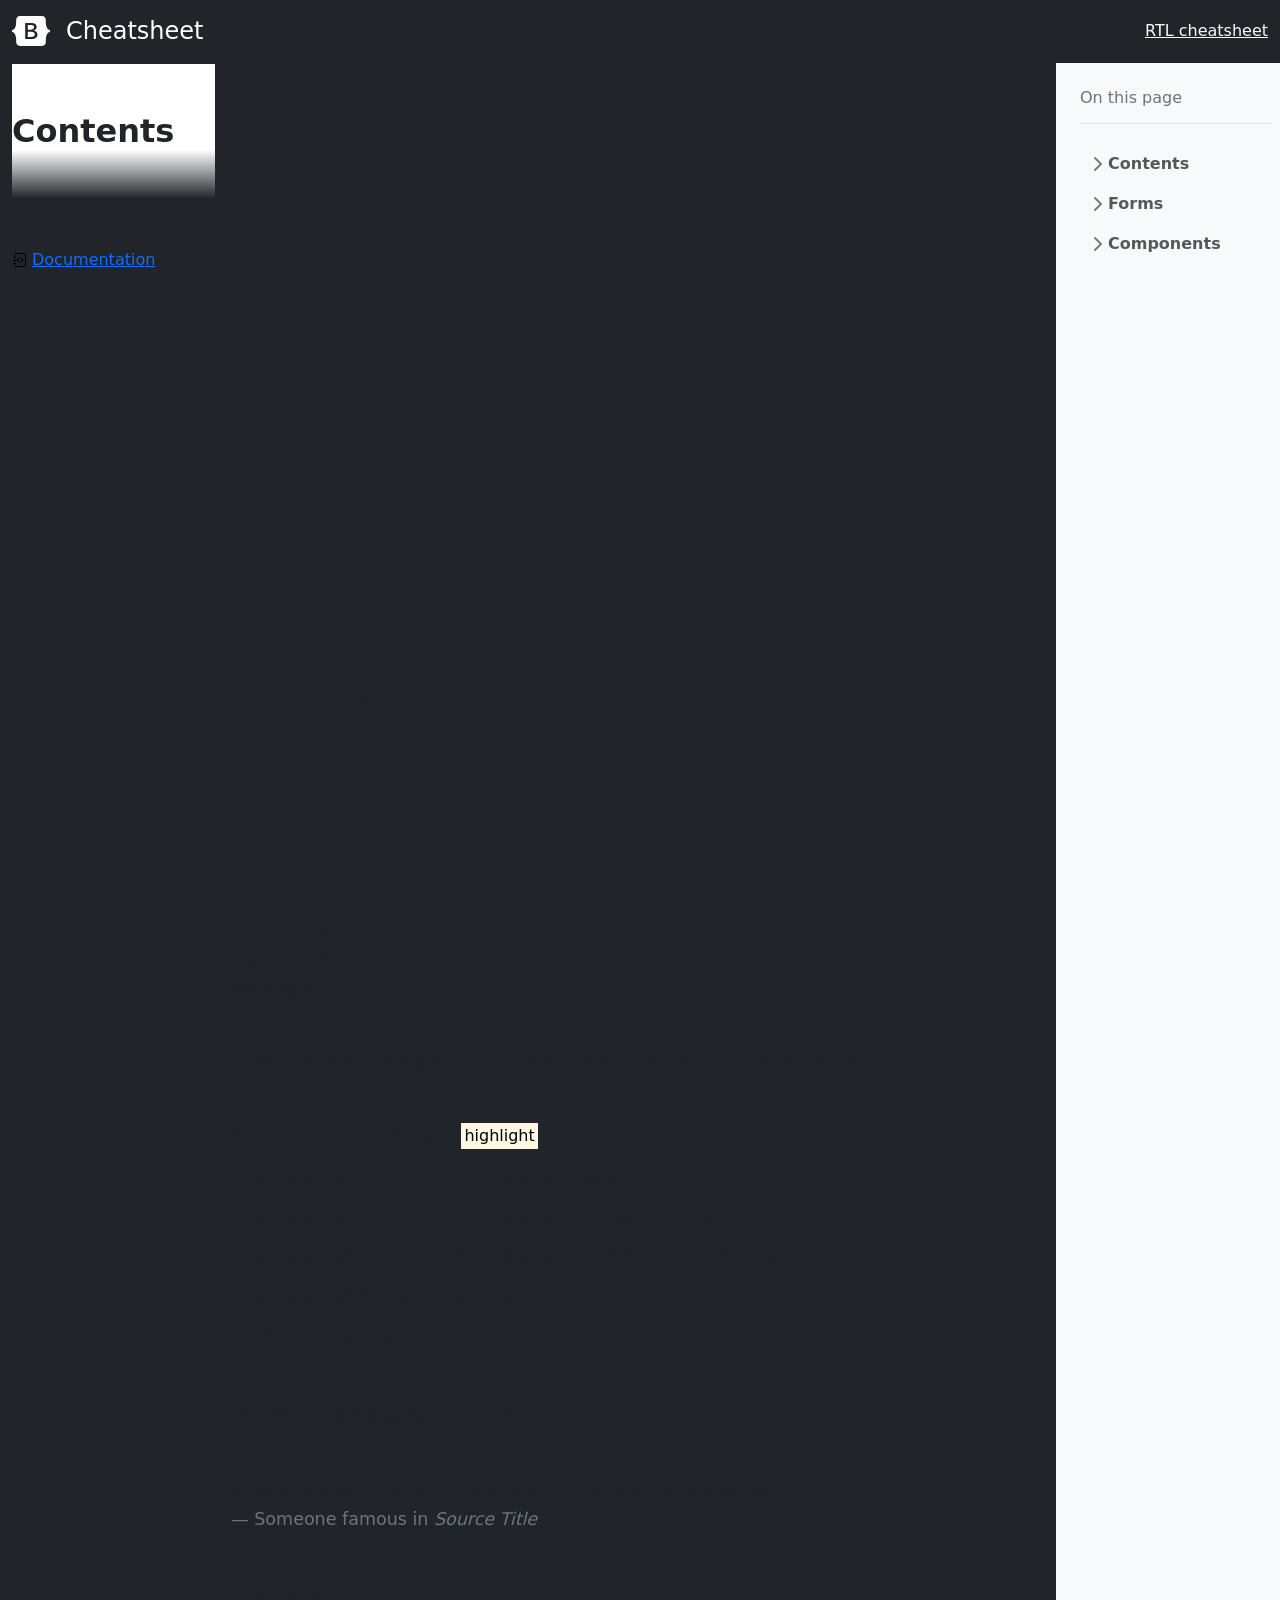
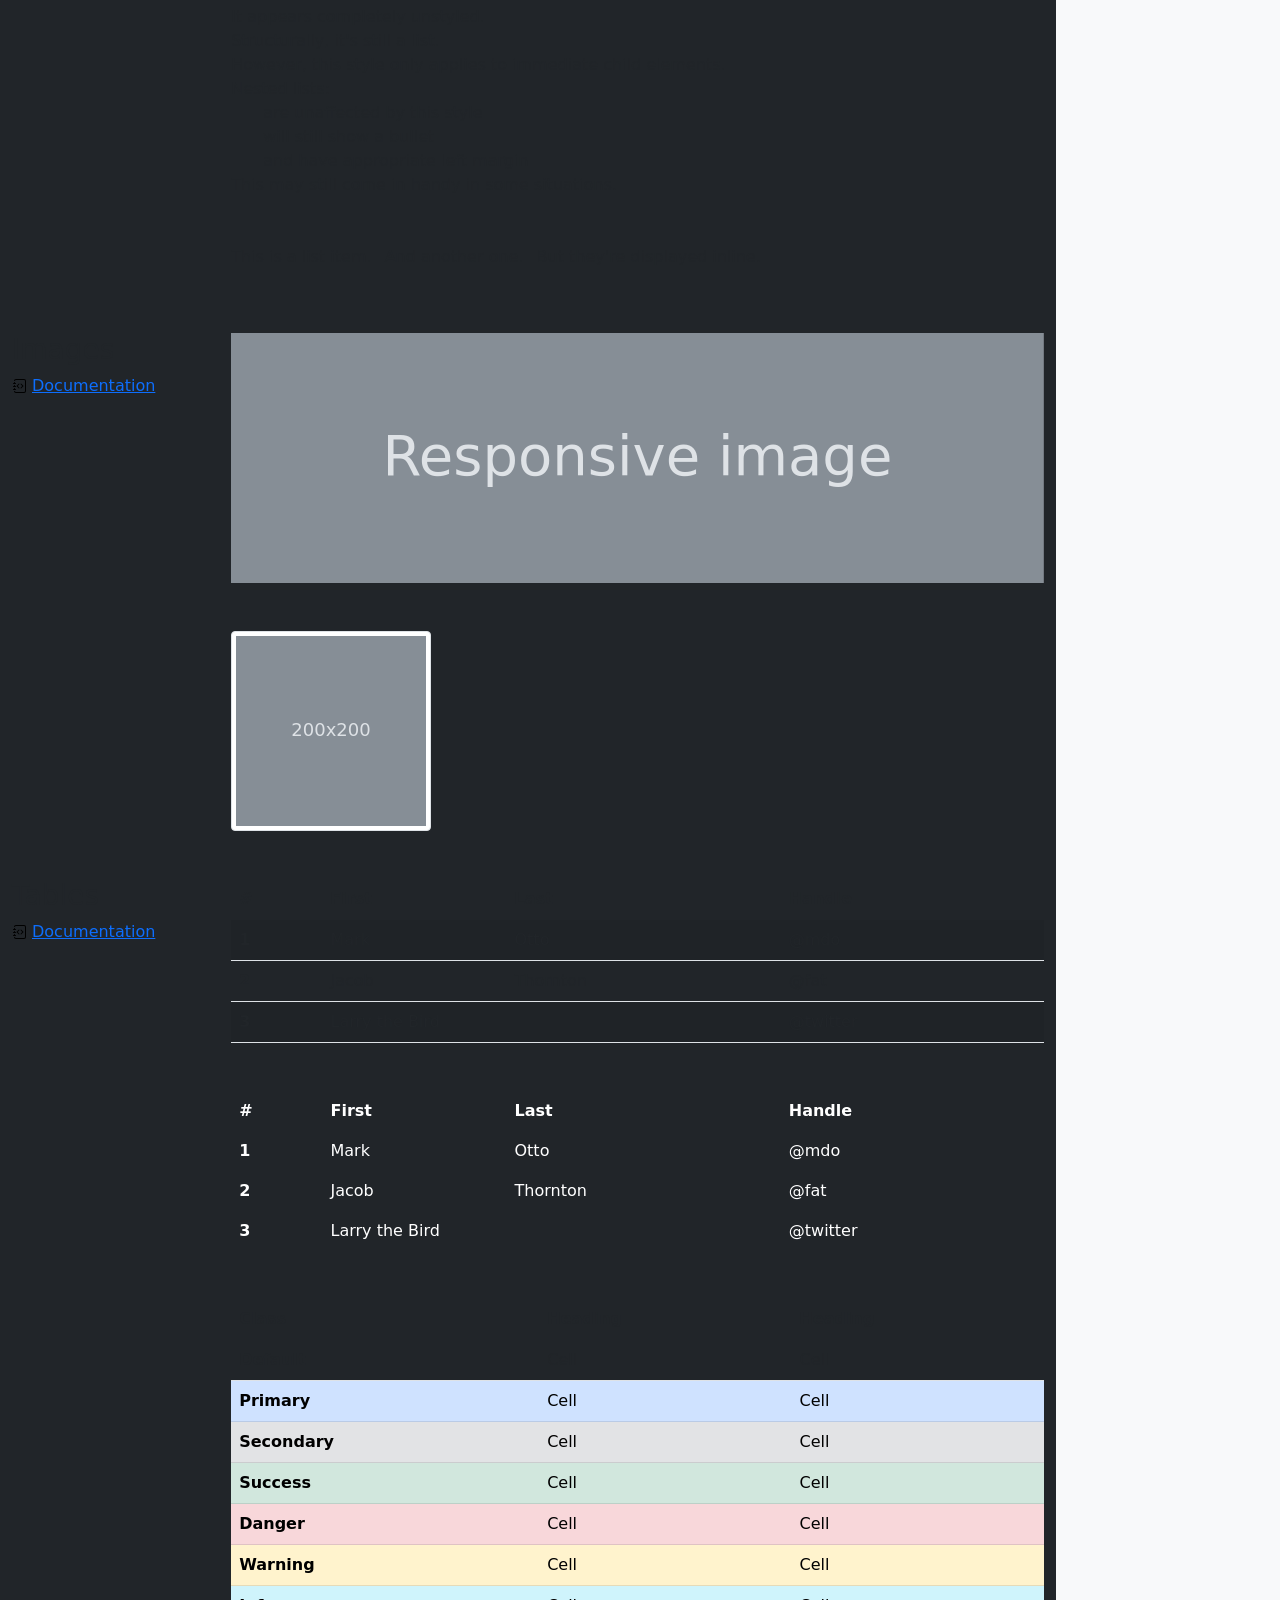
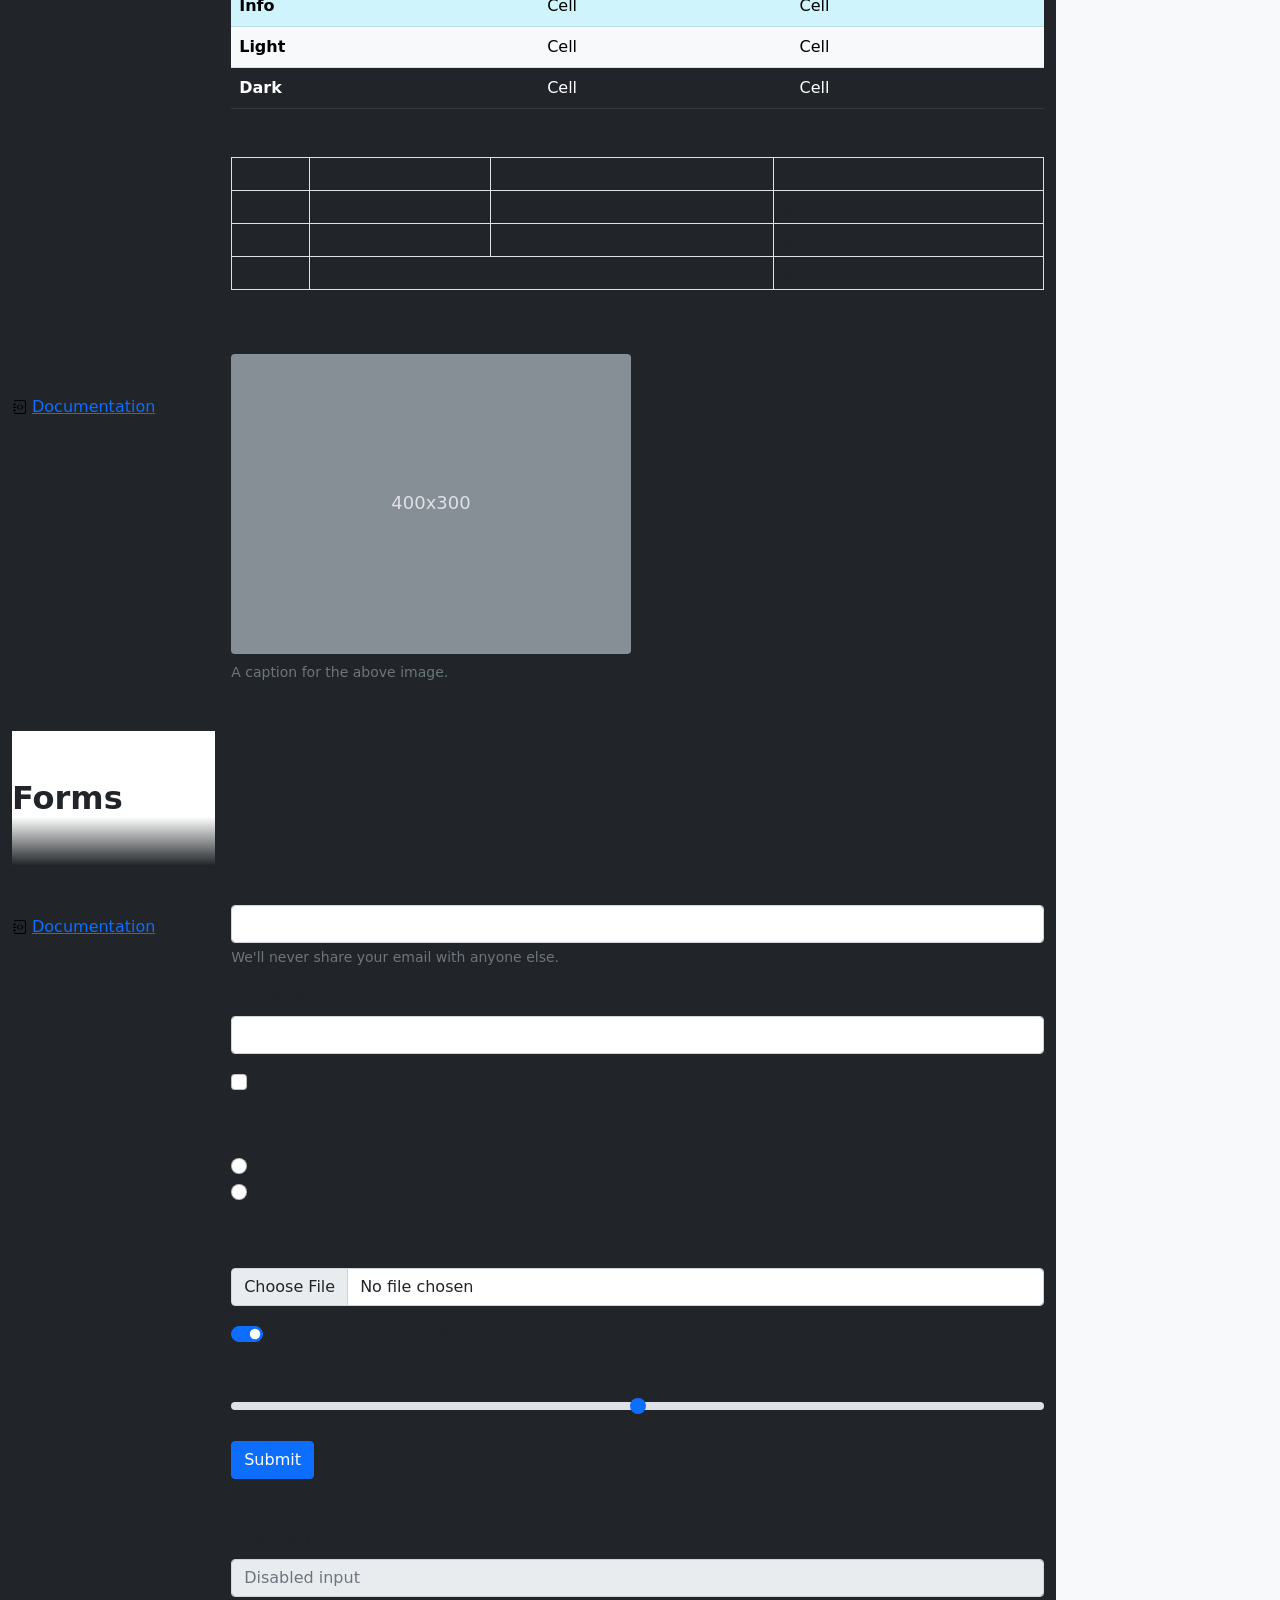
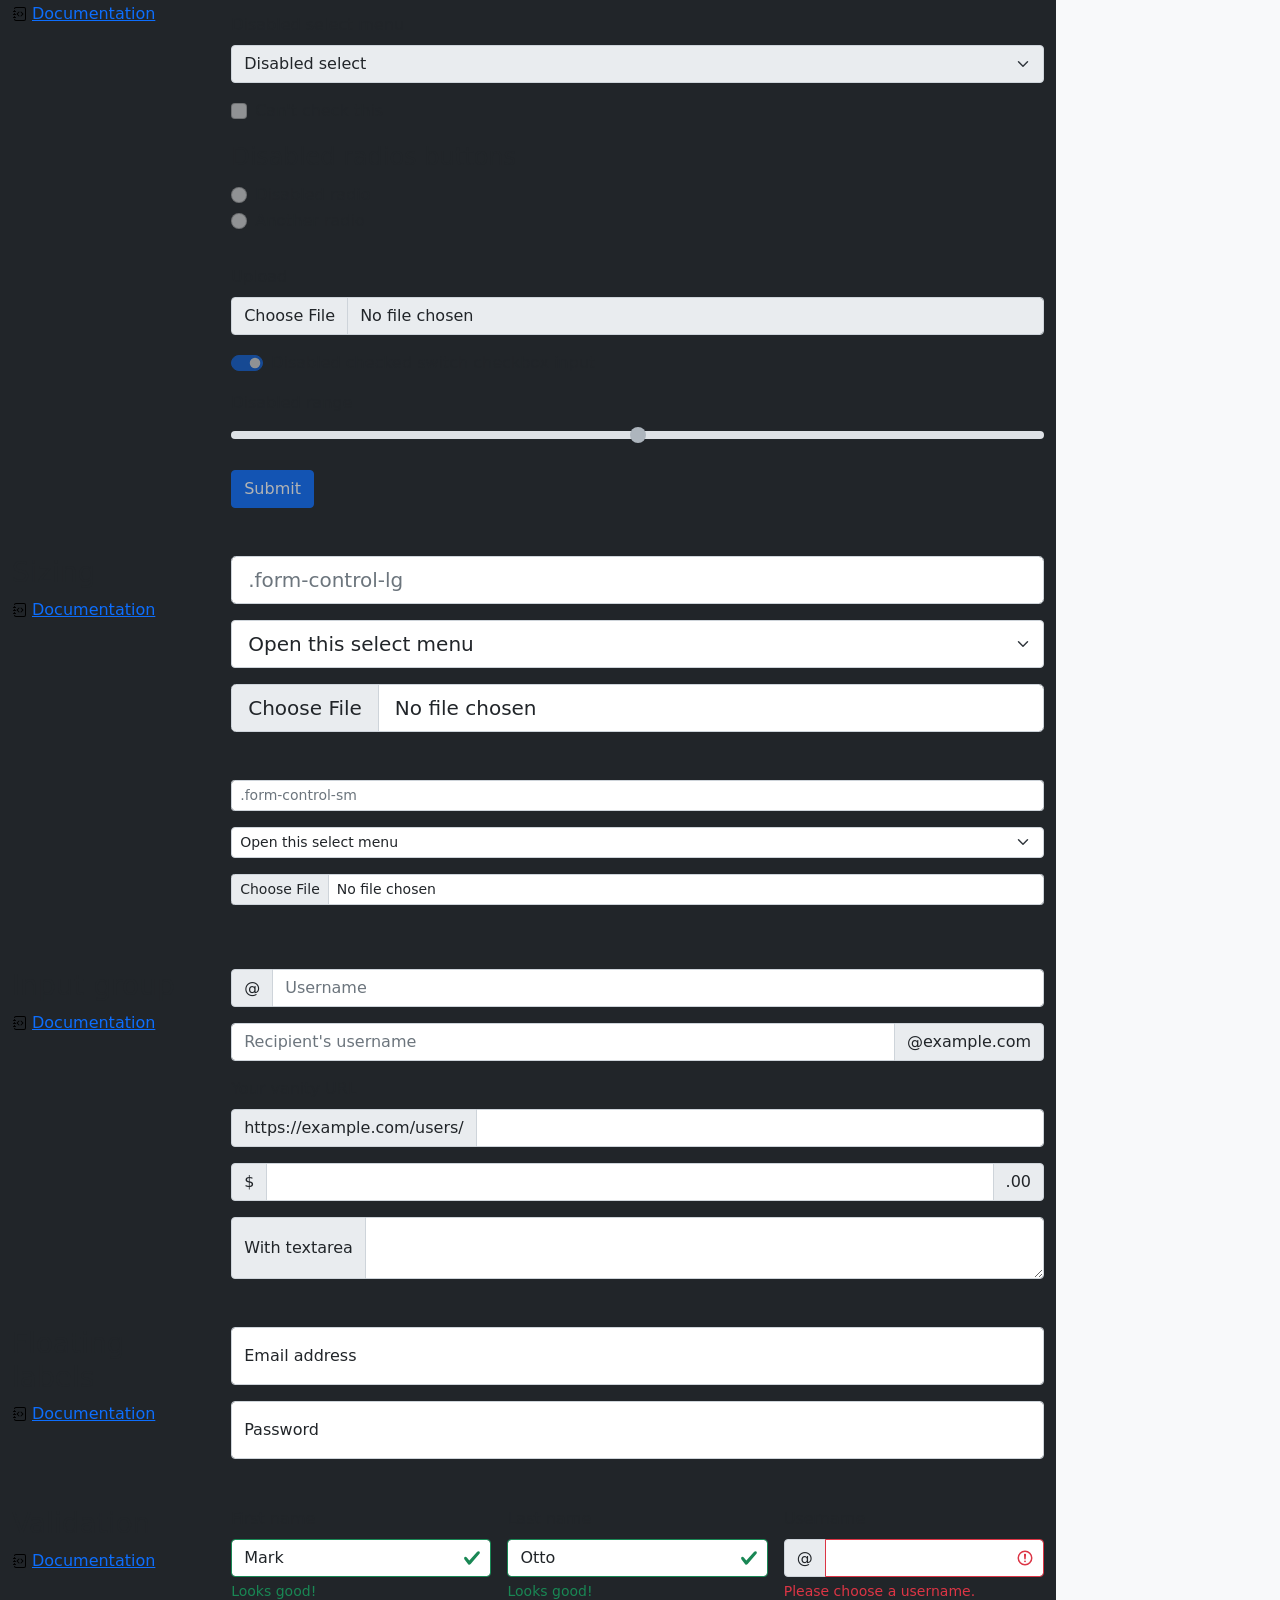
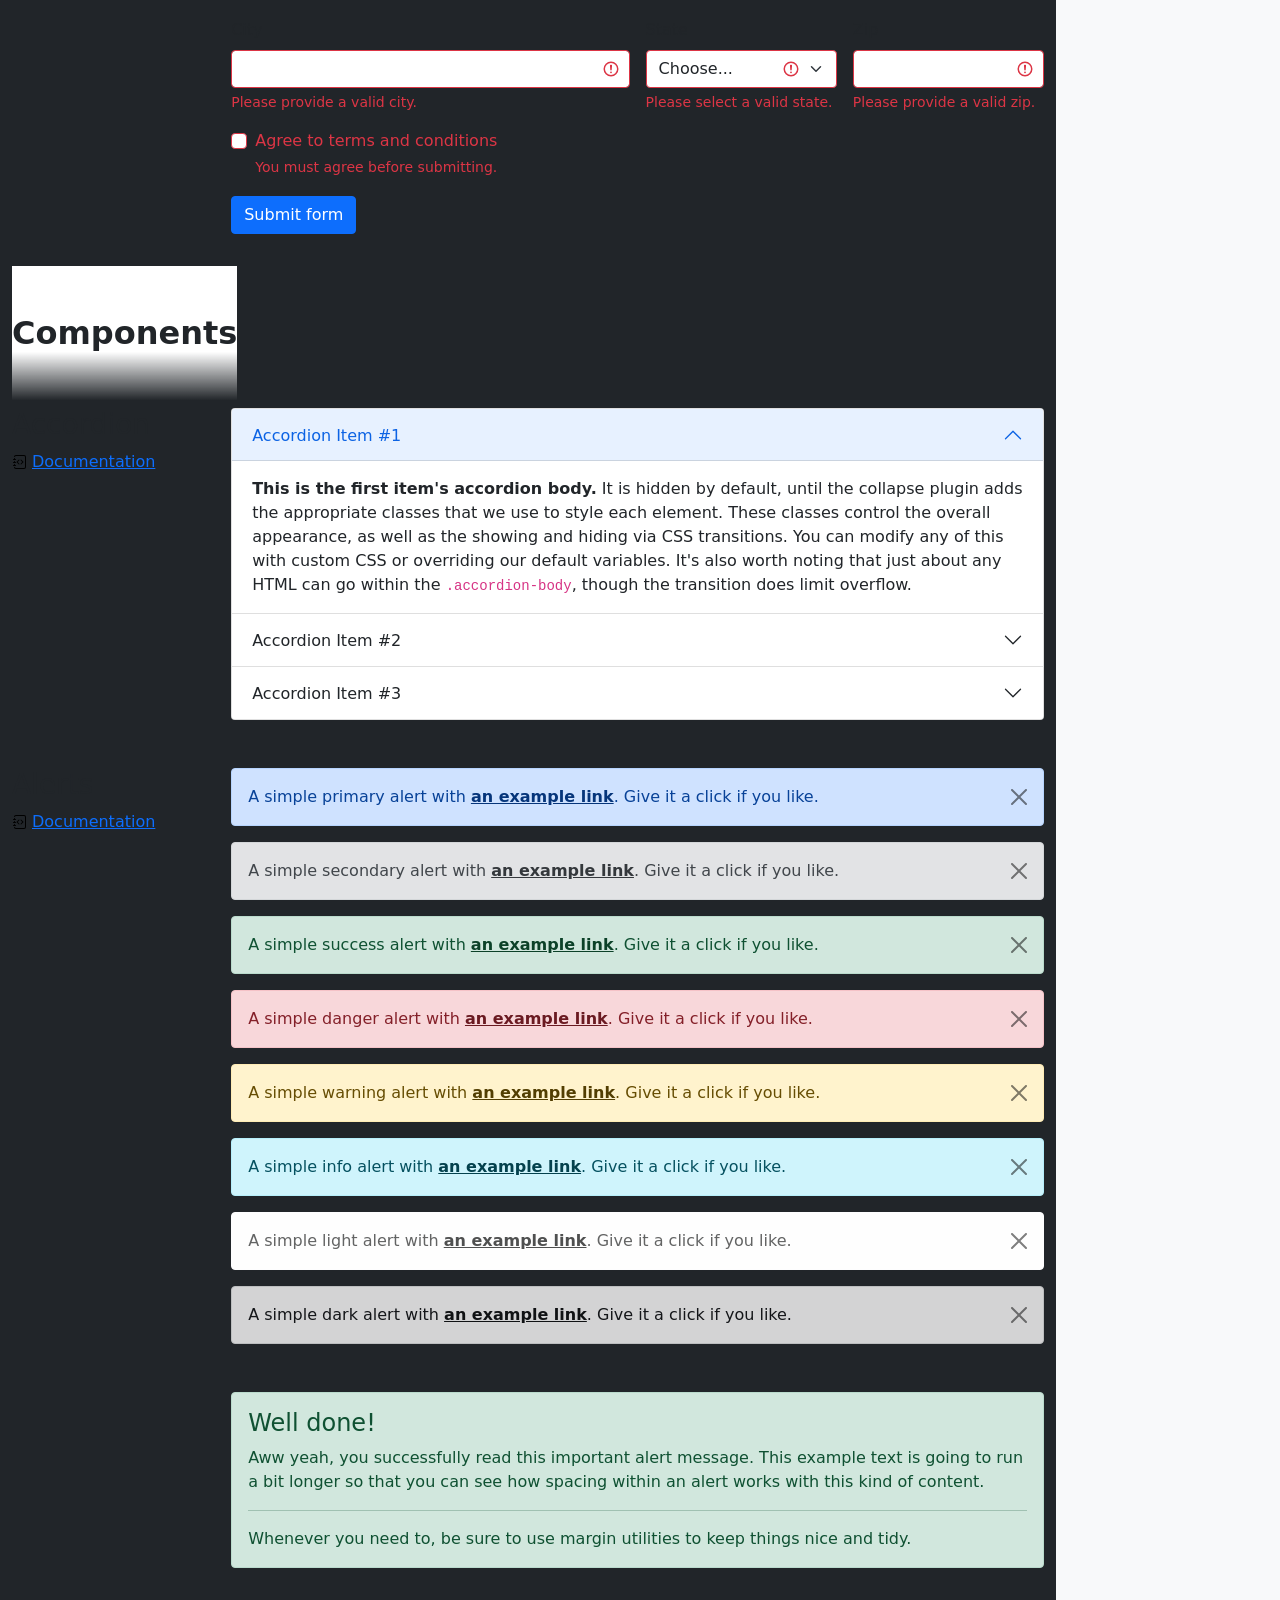
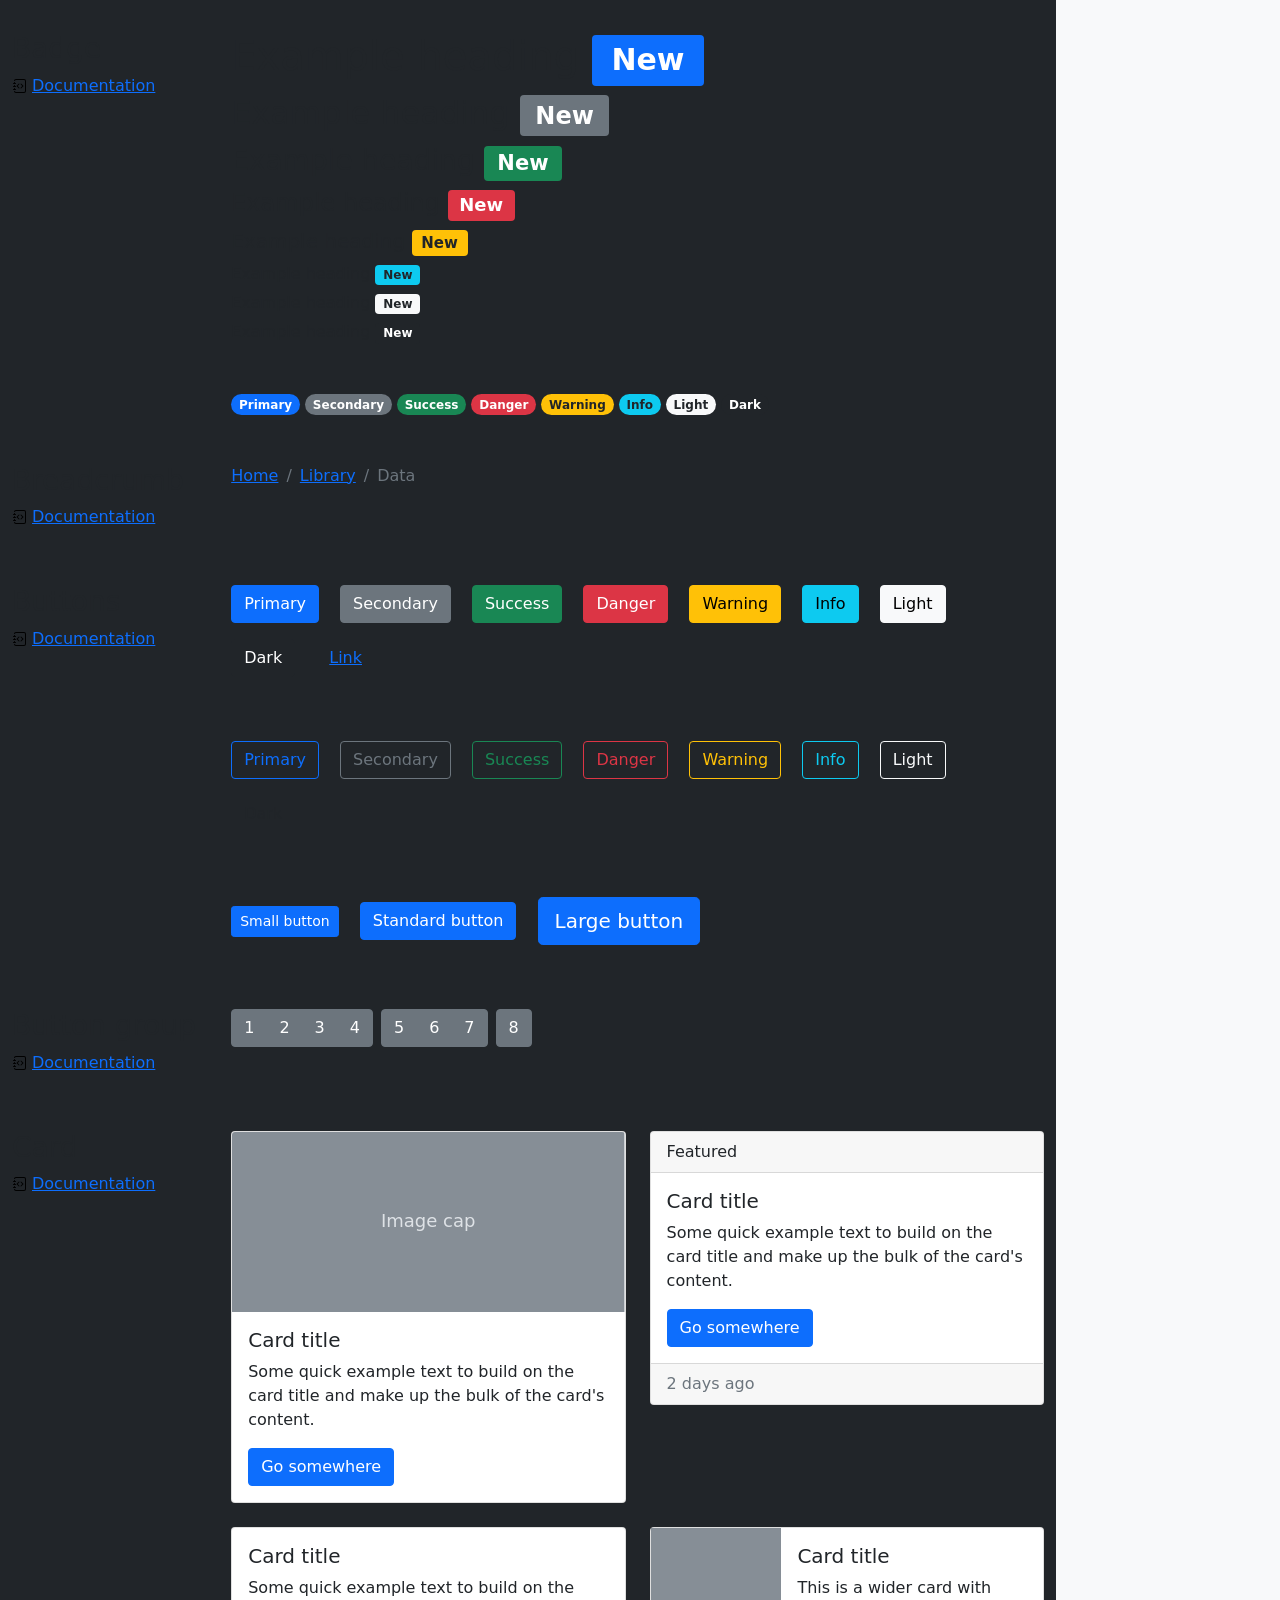
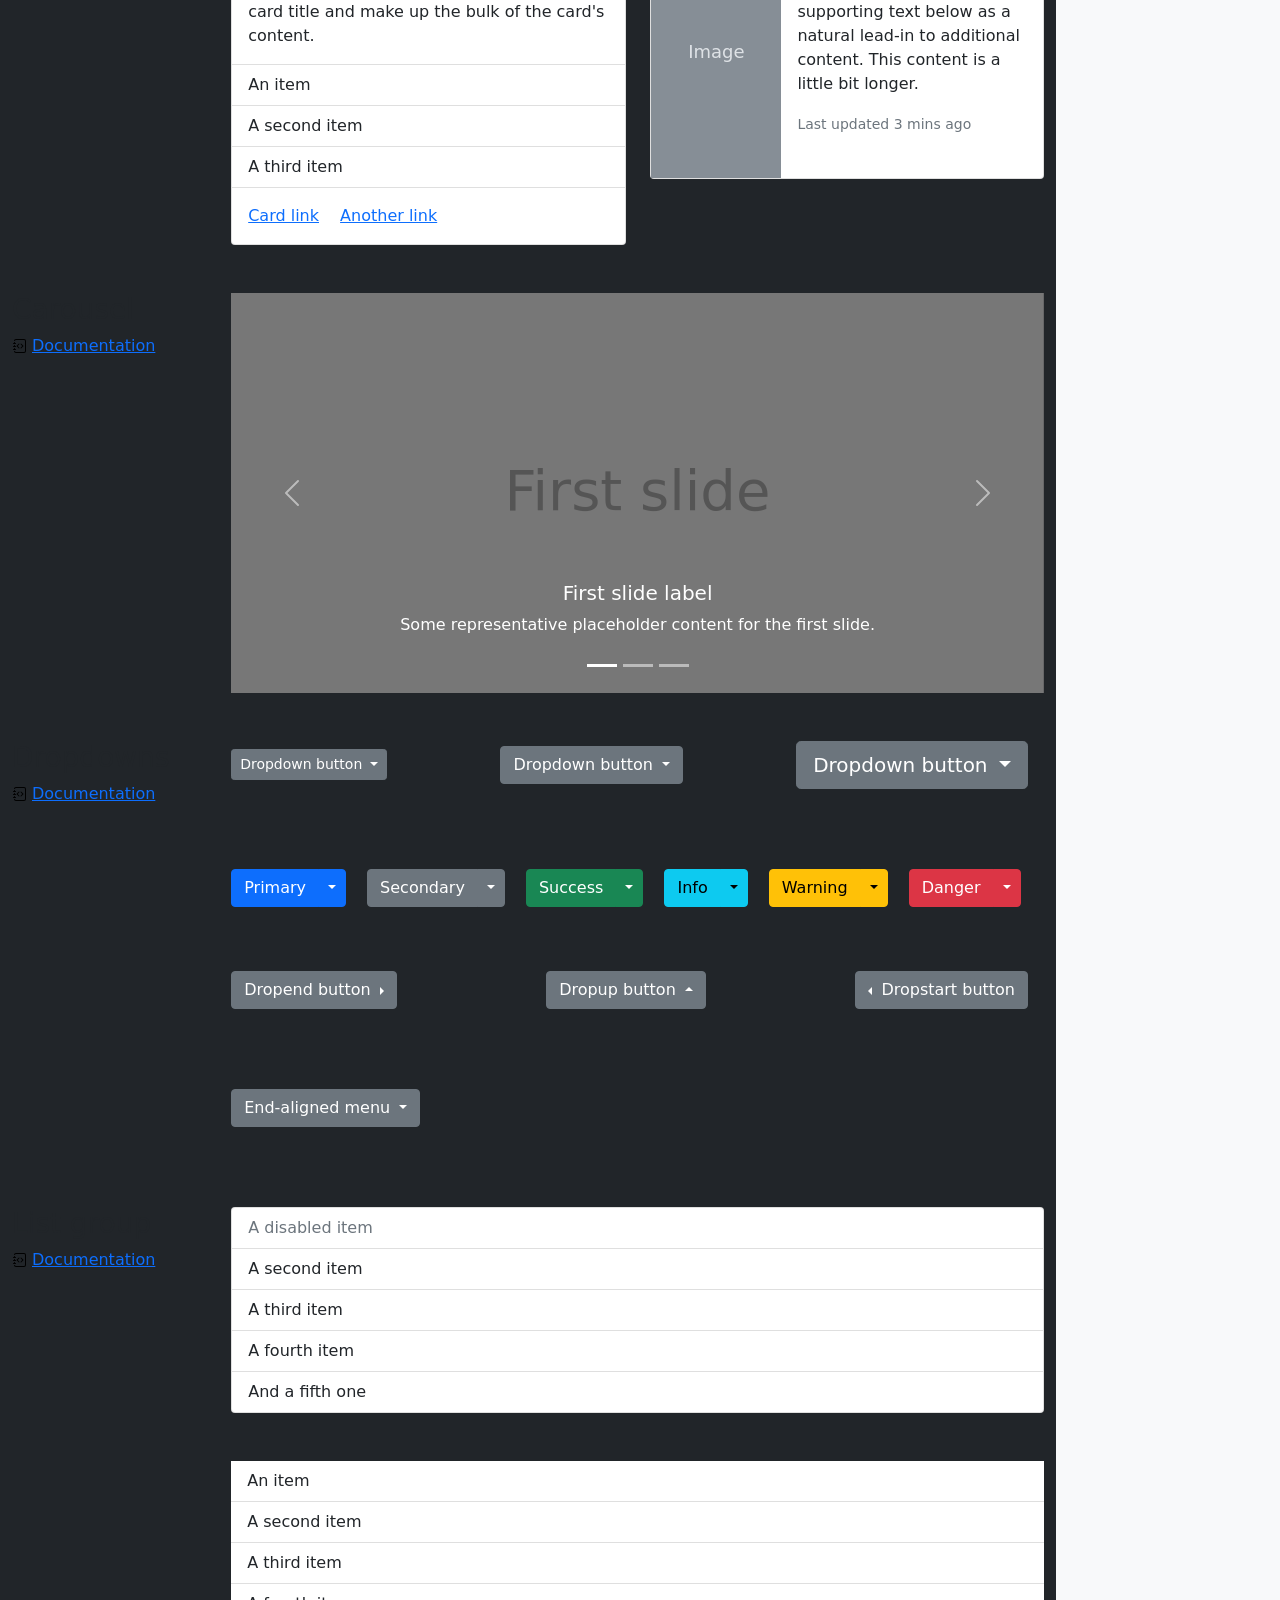
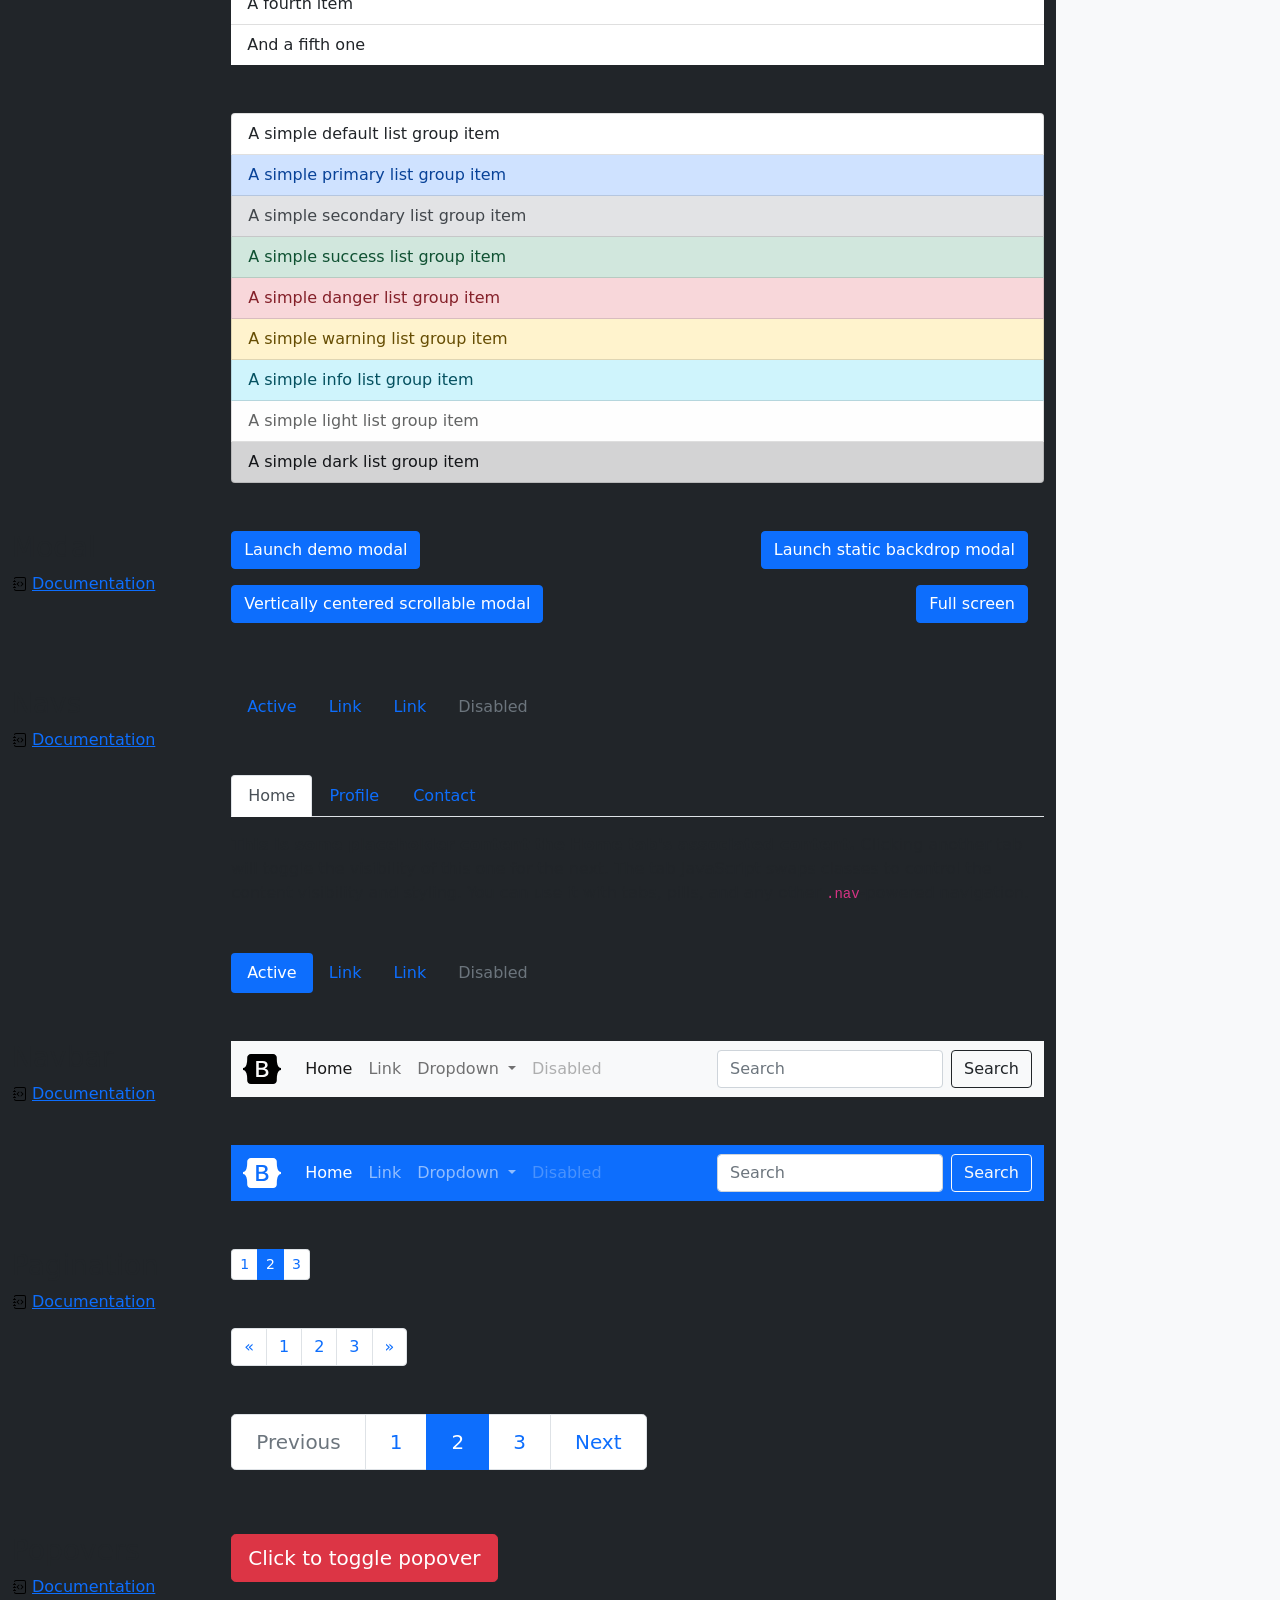
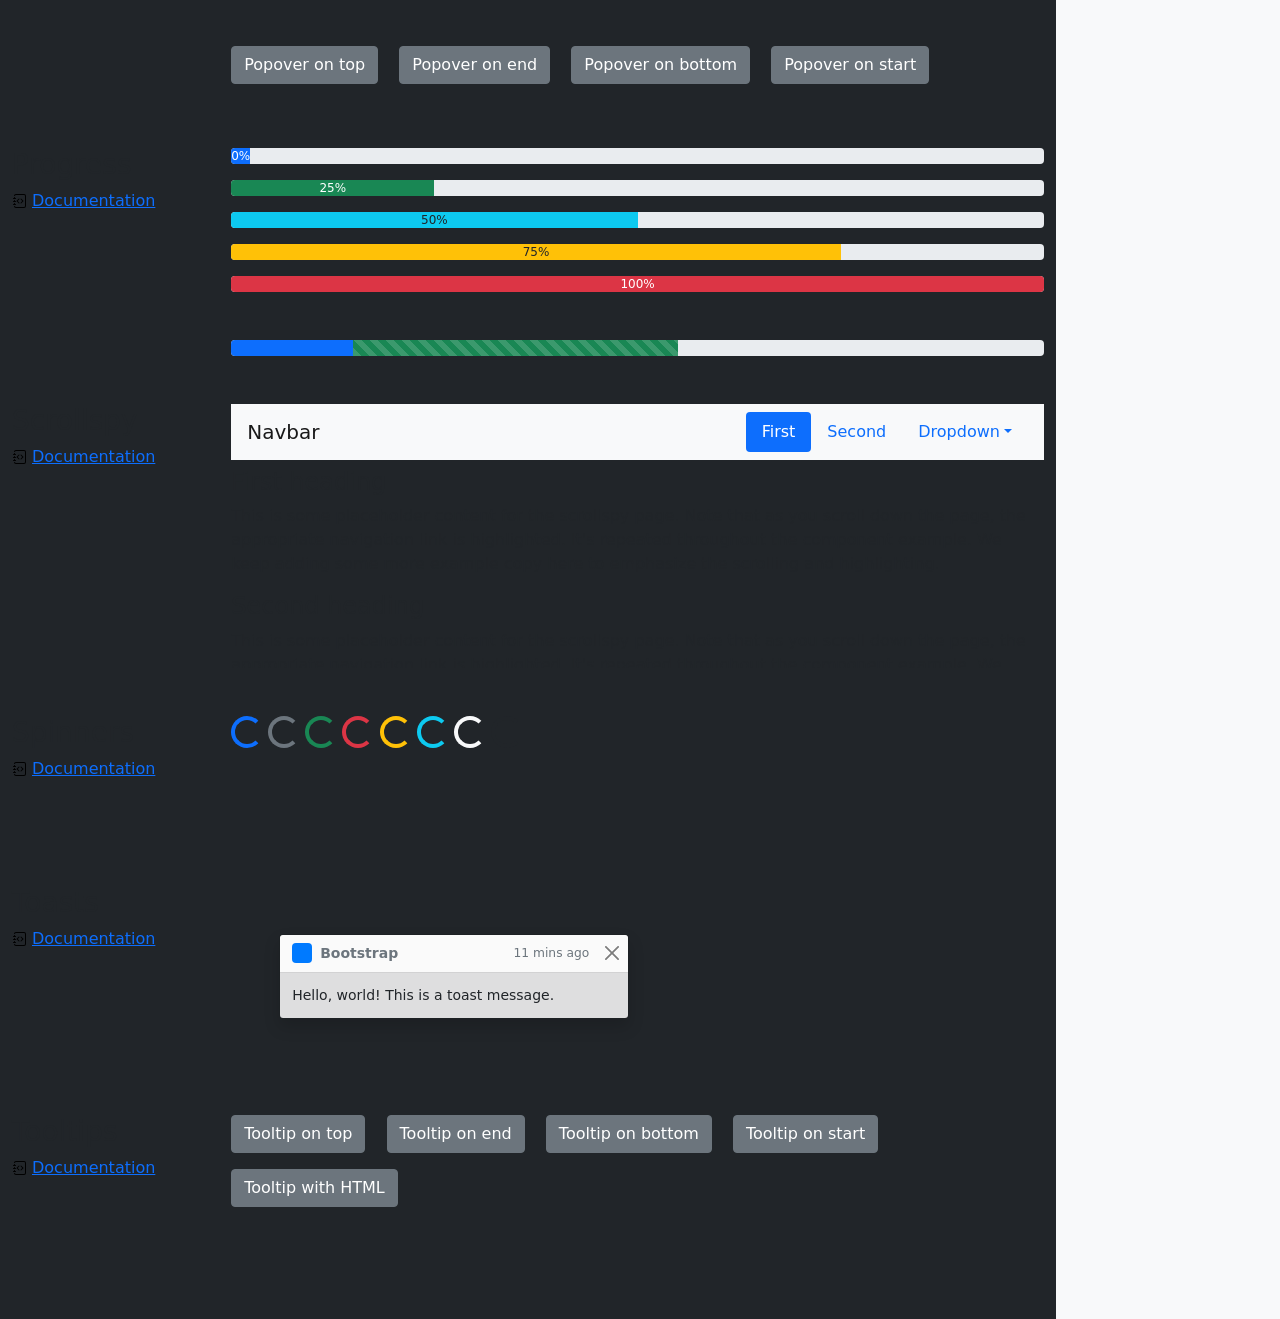
<file: bootstrap/cheatsheet/index.html>
<!doctype html>
<html lang="en">
  <head>
    <meta charset="utf-8">
    <meta name="viewport" content="width=device-width, initial-scale=1">
    <meta name="description" content="">
    <meta name="author" content="Mark Otto, Jacob Thornton, and Bootstrap contributors">
    <meta name="generator" content="Hugo 0.87.0">
    <title>Cheatsheet · Bootstrap v5.1</title>

    <link rel="canonical" href="https://getbootstrap.com/docs/5.1/examples/cheatsheet/">

    

    <!-- Bootstrap core CSS -->
<link href="../assets/dist/css/bootstrap.min.css" rel="stylesheet">

    <style>
      .bd-placeholder-img {
        font-size: 1.125rem;
        text-anchor: middle;
        -webkit-user-select: none;
        -moz-user-select: none;
        user-select: none;
      }

      @media (min-width: 768px) {
        .bd-placeholder-img-lg {
          font-size: 3.5rem;
        }
      }
    </style>

    
    <!-- Custom styles for this template -->
    <link href="cheatsheet.css" rel="stylesheet">
  </head>
  <body class="bg-light">
    
<header class="bd-header bg-dark py-3 d-flex align-items-stretch border-bottom border-dark">
  <div class="container-fluid d-flex align-items-center">
    <h1 class="d-flex align-items-center fs-4 text-white mb-0">
      <img src="../assets/brand/bootstrap-logo-white.svg" width="38" height="30" class="me-3" alt="Bootstrap">
      Cheatsheet
    </h1>
    <a href="../examples/cheatsheet-rtl/" class="ms-auto link-light" hreflang="ar">RTL cheatsheet</a>
  </div>
</header>
<aside class="bd-aside sticky-xl-top text-muted align-self-start mb-3 mb-xl-5 px-2">
  <h2 class="h6 pt-4 pb-3 mb-4 border-bottom">On this page</h2>
  <nav class="small" id="toc">
    <ul class="list-unstyled">
      <li class="my-2">
        <button class="btn d-inline-flex align-items-center collapsed" data-bs-toggle="collapse" aria-expanded="false" data-bs-target="#contents-collapse" aria-controls="contents-collapse">Contents</button>
        <ul class="list-unstyled ps-3 collapse" id="contents-collapse">
          <li><a class="d-inline-flex align-items-center rounded" href="#typography">Typography</a></li>
          <li><a class="d-inline-flex align-items-center rounded" href="#images">Images</a></li>
          <li><a class="d-inline-flex align-items-center rounded" href="#tables">Tables</a></li>
          <li><a class="d-inline-flex align-items-center rounded" href="#figures">Figures</a></li>
        </ul>
      </li>
      <li class="my-2">
        <button class="btn d-inline-flex align-items-center collapsed" data-bs-toggle="collapse" aria-expanded="false" data-bs-target="#forms-collapse" aria-controls="forms-collapse">Forms</button>
        <ul class="list-unstyled ps-3 collapse" id="forms-collapse">
          <li><a class="d-inline-flex align-items-center rounded" href="#overview">Overview</a></li>
          <li><a class="d-inline-flex align-items-center rounded" href="#disabled-forms">Disabled forms</a></li>
          <li><a class="d-inline-flex align-items-center rounded" href="#sizing">Sizing</a></li>
          <li><a class="d-inline-flex align-items-center rounded" href="#input-group">Input group</a></li>
          <li><a class="d-inline-flex align-items-center rounded" href="#floating-labels">Floating labels</a></li>
          <li><a class="d-inline-flex align-items-center rounded" href="#validation">Validation</a></li>
        </ul>
      </li>
      <li class="my-2">
        <button class="btn d-inline-flex align-items-center collapsed" data-bs-toggle="collapse" aria-expanded="false" data-bs-target="#components-collapse" aria-controls="components-collapse">Components</button>
        <ul class="list-unstyled ps-3 collapse" id="components-collapse">
          <li><a class="d-inline-flex align-items-center rounded" href="#accordion">Accordion</a></li>
          <li><a class="d-inline-flex align-items-center rounded" href="#alerts">Alerts</a></li>
          <li><a class="d-inline-flex align-items-center rounded" href="#badge">Badge</a></li>
          <li><a class="d-inline-flex align-items-center rounded" href="#breadcrumb">Breadcrumb</a></li>
          <li><a class="d-inline-flex align-items-center rounded" href="#buttons">Buttons</a></li>
          <li><a class="d-inline-flex align-items-center rounded" href="#button-group">Button group</a></li>
          <li><a class="d-inline-flex align-items-center rounded" href="#card">Card</a></li>
          <li><a class="d-inline-flex align-items-center rounded" href="#carousel">Carousel</a></li>
          <li><a class="d-inline-flex align-items-center rounded" href="#dropdowns">Dropdowns</a></li>
          <li><a class="d-inline-flex align-items-center rounded" href="#list-group">List group</a></li>
          <li><a class="d-inline-flex align-items-center rounded" href="#modal">Modal</a></li>
          <li><a class="d-inline-flex align-items-center rounded" href="#navs">Navs</a></li>
          <li><a class="d-inline-flex align-items-center rounded" href="#navbar">Navbar</a></li>
          <li><a class="d-inline-flex align-items-center rounded" href="#pagination">Pagination</a></li>
          <li><a class="d-inline-flex align-items-center rounded" href="#popovers">Popovers</a></li>
          <li><a class="d-inline-flex align-items-center rounded" href="#progress">Progress</a></li>
          <li><a class="d-inline-flex align-items-center rounded" href="#scrollspy">Scrollspy</a></li>
          <li><a class="d-inline-flex align-items-center rounded" href="#spinners">Spinners</a></li>
          <li><a class="d-inline-flex align-items-center rounded" href="#toasts">Toasts</a></li>
          <li><a class="d-inline-flex align-items-center rounded" href="#tooltips">Tooltips</a></li>
        </ul>
      </li>
    </ul>
  </nav>
</aside>
<div class="bd-cheatsheet container-fluid bg-body">
  <section id="content">
    <h2 class="sticky-xl-top fw-bold pt-3 pt-xl-5 pb-2 pb-xl-3">Contents</h2>

    <article class="my-3" id="typography">
      <div class="bd-heading sticky-xl-top align-self-start mt-5 mb-3 mt-xl-0 mb-xl-2">
        <h3>Typography</h3>
        <a class="d-flex align-items-center" href="../content/typography/">Documentation</a>
      </div>

      <div>
        <div class="bd-example">
        <p class="display-1">Display 1</p>
        <p class="display-2">Display 2</p>
        <p class="display-3">Display 3</p>
        <p class="display-4">Display 4</p>
        <p class="display-5">Display 5</p>
        <p class="display-6">Display 6</p>
        </div>

        <div class="bd-example">
        <p class="h1">Heading 1</p>
        <p class="h2">Heading 2</p>
        <p class="h3">Heading 3</p>
        <p class="h4">Heading 4</p>
        <p class="h5">Heading 5</p>
        <p class="h6">Heading 6</p>
        </div>

        <div class="bd-example">
        <p class="lead">
          This is a lead paragraph. It stands out from regular paragraphs.
        </p>
        </div>

        <div class="bd-example">
        <p>You can use the mark tag to <mark>highlight</mark> text.</p>
        <p><del>This line of text is meant to be treated as deleted text.</del></p>
        <p><s>This line of text is meant to be treated as no longer accurate.</s></p>
        <p><ins>This line of text is meant to be treated as an addition to the document.</ins></p>
        <p><u>This line of text will render as underlined.</u></p>
        <p><small>This line of text is meant to be treated as fine print.</small></p>
        <p><strong>This line rendered as bold text.</strong></p>
        <p><em>This line rendered as italicized text.</em></p>
        </div>

        <div class="bd-example">
        <blockquote class="blockquote">
          <p>A well-known quote, contained in a blockquote element.</p>
          <footer class="blockquote-footer">Someone famous in <cite title="Source Title">Source Title</cite></footer>
        </blockquote>
        </div>

        <div class="bd-example">
        <ul class="list-unstyled">
          <li>This is a list.</li>
          <li>It appears completely unstyled.</li>
          <li>Structurally, it's still a list.</li>
          <li>However, this style only applies to immediate child elements.</li>
          <li>Nested lists:
            <ul>
              <li>are unaffected by this style</li>
              <li>will still show a bullet</li>
              <li>and have appropriate left margin</li>
            </ul>
          </li>
          <li>This may still come in handy in some situations.</li>
        </ul>
        </div>

        <div class="bd-example">
        <ul class="list-inline">
          <li class="list-inline-item">This is a list item.</li>
          <li class="list-inline-item">And another one.</li>
          <li class="list-inline-item">But they're displayed inline.</li>
        </ul>
        </div>
      </div>
    </article>
    <article class="my-3" id="images">
      <div class="bd-heading sticky-xl-top align-self-start mt-5 mb-3 mt-xl-0 mb-xl-2">
        <h3>Images</h3>
        <a class="d-flex align-items-center" href="../content/images/">Documentation</a>
      </div>

      <div>
        <div class="bd-example">
        <svg class="bd-placeholder-img bd-placeholder-img-lg img-fluid" width="100%" height="250" xmlns="http://www.w3.org/2000/svg" role="img" aria-label="Placeholder: Responsive image" preserveAspectRatio="xMidYMid slice" focusable="false"><title>Placeholder</title><rect width="100%" height="100%" fill="#868e96"/><text x="50%" y="50%" fill="#dee2e6" dy=".3em">Responsive image</text></svg>

        </div>

        <div class="bd-example">
        <svg class="bd-placeholder-img img-thumbnail" width="200" height="200" xmlns="http://www.w3.org/2000/svg" role="img" aria-label="A generic square placeholder image with a white border around it, making it resemble a photograph taken with an old instant camera: 200x200" preserveAspectRatio="xMidYMid slice" focusable="false"><title>A generic square placeholder image with a white border around it, making it resemble a photograph taken with an old instant camera</title><rect width="100%" height="100%" fill="#868e96"/><text x="50%" y="50%" fill="#dee2e6" dy=".3em">200x200</text></svg>

        </div>
      </div>
    </article>
    <article class="my-3" id="tables">
      <div class="bd-heading sticky-xl-top align-self-start mt-5 mb-3 mt-xl-0 mb-xl-2">
        <h3>Tables</h3>
        <a class="d-flex align-items-center" href="../content/tables/">Documentation</a>
      </div>

      <div>
        <div class="bd-example">
        <table class="table table-striped">
          <thead>
          <tr>
            <th scope="col">#</th>
            <th scope="col">First</th>
            <th scope="col">Last</th>
            <th scope="col">Handle</th>
          </tr>
          </thead>
          <tbody>
          <tr>
            <th scope="row">1</th>
            <td>Mark</td>
            <td>Otto</td>
            <td>@mdo</td>
          </tr>
          <tr>
            <th scope="row">2</th>
            <td>Jacob</td>
            <td>Thornton</td>
            <td>@fat</td>
          </tr>
          <tr>
            <th scope="row">3</th>
            <td colspan="2">Larry the Bird</td>
            <td>@twitter</td>
          </tr>
          </tbody>
        </table>
        </div>

        <div class="bd-example">
        <table class="table table-dark table-borderless">
          <thead>
          <tr>
            <th scope="col">#</th>
            <th scope="col">First</th>
            <th scope="col">Last</th>
            <th scope="col">Handle</th>
          </tr>
          </thead>
          <tbody>
          <tr>
            <th scope="row">1</th>
            <td>Mark</td>
            <td>Otto</td>
            <td>@mdo</td>
          </tr>
          <tr>
            <th scope="row">2</th>
            <td>Jacob</td>
            <td>Thornton</td>
            <td>@fat</td>
          </tr>
          <tr>
            <th scope="row">3</th>
            <td colspan="2">Larry the Bird</td>
            <td>@twitter</td>
          </tr>
          </tbody>
        </table>
        </div>

        <div class="bd-example">
        <table class="table table-hover">
          <thead>
          <tr>
            <th scope="col">Class</th>
            <th scope="col">Heading</th>
            <th scope="col">Heading</th>
          </tr>
          </thead>
          <tbody>
          <tr>
            <th scope="row">Default</th>
            <td>Cell</td>
            <td>Cell</td>
          </tr>
          
          <tr class="table-primary">
            <th scope="row">Primary</th>
            <td>Cell</td>
            <td>Cell</td>
          </tr>
          <tr class="table-secondary">
            <th scope="row">Secondary</th>
            <td>Cell</td>
            <td>Cell</td>
          </tr>
          <tr class="table-success">
            <th scope="row">Success</th>
            <td>Cell</td>
            <td>Cell</td>
          </tr>
          <tr class="table-danger">
            <th scope="row">Danger</th>
            <td>Cell</td>
            <td>Cell</td>
          </tr>
          <tr class="table-warning">
            <th scope="row">Warning</th>
            <td>Cell</td>
            <td>Cell</td>
          </tr>
          <tr class="table-info">
            <th scope="row">Info</th>
            <td>Cell</td>
            <td>Cell</td>
          </tr>
          <tr class="table-light">
            <th scope="row">Light</th>
            <td>Cell</td>
            <td>Cell</td>
          </tr>
          <tr class="table-dark">
            <th scope="row">Dark</th>
            <td>Cell</td>
            <td>Cell</td>
          </tr>
          </tbody>
        </table>
        </div>

        <div class="bd-example">
        <table class="table table-sm table-bordered">
          <thead>
          <tr>
            <th scope="col">#</th>
            <th scope="col">First</th>
            <th scope="col">Last</th>
            <th scope="col">Handle</th>
          </tr>
          </thead>
          <tbody>
          <tr>
            <th scope="row">1</th>
            <td>Mark</td>
            <td>Otto</td>
            <td>@mdo</td>
          </tr>
          <tr>
            <th scope="row">2</th>
            <td>Jacob</td>
            <td>Thornton</td>
            <td>@fat</td>
          </tr>
          <tr>
            <th scope="row">3</th>
            <td colspan="2">Larry the Bird</td>
            <td>@twitter</td>
          </tr>
          </tbody>
        </table>
        </div>
      </div>
    </article>
    <article class="my-3" id="figures">
      <div class="bd-heading sticky-xl-top align-self-start mt-5 mb-3 mt-xl-0 mb-xl-2">
        <h3>Figures</h3>
        <a class="d-flex align-items-center" href="../content/figures/">Documentation</a>
      </div>

      <div>
        <div class="bd-example">
        <figure class="figure">
          <svg class="bd-placeholder-img figure-img img-fluid rounded" width="400" height="300" xmlns="http://www.w3.org/2000/svg" role="img" aria-label="Placeholder: 400x300" preserveAspectRatio="xMidYMid slice" focusable="false"><title>Placeholder</title><rect width="100%" height="100%" fill="#868e96"/><text x="50%" y="50%" fill="#dee2e6" dy=".3em">400x300</text></svg>

          <figcaption class="figure-caption">A caption for the above image.</figcaption>
        </figure>
        </div>
      </div>
    </article>
  </section>

  <section id="forms">
    <h2 class="sticky-xl-top fw-bold pt-3 pt-xl-5 pb-2 pb-xl-3">Forms</h2>

    <article class="my-3" id="overview">
      <div class="bd-heading sticky-xl-top align-self-start mt-5 mb-3 mt-xl-0 mb-xl-2">
        <h3>Overview</h3>
        <a class="d-flex align-items-center" href="../forms/overview/">Documentation</a>
      </div>

      <div>
        <div class="bd-example">
        <form>
          <div class="mb-3">
            <label for="exampleInputEmail1" class="form-label">Email address</label>
            <input type="email" class="form-control" id="exampleInputEmail1" aria-describedby="emailHelp">
            <div id="emailHelp" class="form-text">We'll never share your email with anyone else.</div>
          </div>
          <div class="mb-3">
            <label for="exampleInputPassword1" class="form-label">Password</label>
            <input type="password" class="form-control" id="exampleInputPassword1">
          </div>
          <div class="mb-3 form-check">
            <input type="checkbox" class="form-check-input" id="exampleCheck1">
            <label class="form-check-label" for="exampleCheck1">Check me out</label>
          </div>
          <fieldset class="mb-3">
            <legend>Radios buttons</legend>
            <div class="form-check">
              <input type="radio" name="radios" class="form-check-input" id="exampleRadio1">
              <label class="form-check-label" for="exampleRadio1">Default radio</label>
            </div>
            <div class="mb-3 form-check">
              <input type="radio" name="radios" class="form-check-input" id="exampleRadio2">
              <label class="form-check-label" for="exampleRadio2">Another radio</label>
            </div>
          </fieldset>
          <div class="mb-3">
            <label class="form-label" for="customFile">Upload</label>
            <input type="file" class="form-control" id="customFile">
          </div>
          <div class="mb-3 form-check form-switch">
            <input class="form-check-input" type="checkbox" id="flexSwitchCheckChecked" checked>
            <label class="form-check-label" for="flexSwitchCheckChecked">Checked switch checkbox input</label>
          </div>
          <div class="mb-3">
            <label for="customRange3" class="form-label">Example range</label>
            <input type="range" class="form-range" min="0" max="5" step="0.5" id="customRange3">
          </div>
          <button type="submit" class="btn btn-primary">Submit</button>
        </form>
        </div>
      </div>
    </article>
    <article class="my-3" id="disabled-forms">
      <div class="bd-heading sticky-xl-top align-self-start mt-5 mb-3 mt-xl-0 mb-xl-2">
        <h3>Disabled forms</h3>
        <a class="d-flex align-items-center" href="../forms/overview/#disabled-forms">Documentation</a>
      </div>

      <div>
        <div class="bd-example">
        <form>
          <fieldset disabled aria-label="Disabled fieldset example">
            <div class="mb-3">
              <label for="disabledTextInput" class="form-label">Disabled input</label>
              <input type="text" id="disabledTextInput" class="form-control" placeholder="Disabled input">
            </div>
            <div class="mb-3">
              <label for="disabledSelect" class="form-label">Disabled select menu</label>
              <select id="disabledSelect" class="form-select">
                <option>Disabled select</option>
              </select>
            </div>
            <div class="mb-3">
              <div class="form-check">
                <input class="form-check-input" type="checkbox" id="disabledFieldsetCheck" disabled>
                <label class="form-check-label" for="disabledFieldsetCheck">
                  Can't check this
                </label>
              </div>
            </div>
            <fieldset class="mb-3">
              <legend>Disabled radios buttons</legend>
              <div class="form-check">
                <input type="radio" name="radios" class="form-check-input" id="disabledRadio1" disabled>
                <label class="form-check-label" for="disabledRadio1">Disabled radio</label>
              </div>
              <div class="mb-3 form-check">
                <input type="radio" name="radios" class="form-check-input" id="disabledRadio2" disabled>
                <label class="form-check-label" for="disabledRadio2">Another radio</label>
              </div>
            </fieldset>
            <div class="mb-3">
              <label class="form-label" for="disabledCustomFile">Upload</label>
              <input type="file" class="form-control" id="disabledCustomFile" disabled>
            </div>
            <div class="mb-3 form-check form-switch">
              <input class="form-check-input" type="checkbox" id="disabledSwitchCheckChecked" checked disabled>
              <label class="form-check-label" for="disabledSwitchCheckChecked">Disabled checked switch checkbox input</label>
            </div>
            <div class="mb-3">
              <label for="disabledRange" class="form-label">Disabled range</label>
              <input type="range" class="form-range" min="0" max="5" step="0.5" id="disabledRange">
            </div>
            <button type="submit" class="btn btn-primary">Submit</button>
          </fieldset>
        </form>
        </div>
      </div>
    </article>
    <article class="my-3" id="sizing">
      <div class="bd-heading sticky-xl-top align-self-start mt-5 mb-3 mt-xl-0 mb-xl-2">
        <h3>Sizing</h3>
        <a class="d-flex align-items-center" href="../forms/form-control/#sizing">Documentation</a>
      </div>

      <div>
        <div class="bd-example">
        <div class="mb-3">
          <input class="form-control form-control-lg" type="text" placeholder=".form-control-lg" aria-label=".form-control-lg example">
        </div>
        <div class="mb-3">
          <select class="form-select form-select-lg mb-3" aria-label=".form-select-lg example">
            <option selected>Open this select menu</option>
            <option value="1">One</option>
            <option value="2">Two</option>
            <option value="3">Three</option>
          </select>
        </div>
        <div class="mb-3">
          <input type="file" class="form-control form-control-lg" aria-label="Large file input example">
        </div>
        </div>

        <div class="bd-example">
        <div class="mb-3">
          <input class="form-control form-control-sm" type="text" placeholder=".form-control-sm" aria-label=".form-control-sm example">
        </div>
        <div class="mb-3">
          <select class="form-select form-select-sm" aria-label=".form-select-sm example">
            <option selected>Open this select menu</option>
            <option value="1">One</option>
            <option value="2">Two</option>
            <option value="3">Three</option>
          </select>
        </div>
        <div class="mb-3">
          <input type="file" class="form-control form-control-sm" aria-label="Small file input example">
        </div>
        </div>
      </div>
    </article>
    <article class="my-3" id="input-group">
      <div class="bd-heading sticky-xl-top align-self-start mt-5 mb-3 mt-xl-0 mb-xl-2">
        <h3>Input group</h3>
        <a class="d-flex align-items-center" href="../forms/input-group/">Documentation</a>
      </div>

      <div>
        <div class="bd-example">
        <div class="input-group mb-3">
          <span class="input-group-text" id="basic-addon1">@</span>
          <input type="text" class="form-control" placeholder="Username" aria-label="Username" aria-describedby="basic-addon1">
        </div>
        <div class="input-group mb-3">
          <input type="text" class="form-control" placeholder="Recipient's username" aria-label="Recipient's username" aria-describedby="basic-addon2">
          <span class="input-group-text" id="basic-addon2">@example.com</span>
        </div>
        <label for="basic-url" class="form-label">Your vanity URL</label>
        <div class="input-group mb-3">
          <span class="input-group-text" id="basic-addon3">https://example.com/users/</span>
          <input type="text" class="form-control" id="basic-url" aria-describedby="basic-addon3">
        </div>
        <div class="input-group mb-3">
          <span class="input-group-text">$</span>
          <input type="text" class="form-control" aria-label="Amount (to the nearest dollar)">
          <span class="input-group-text">.00</span>
        </div>
        <div class="input-group">
          <span class="input-group-text">With textarea</span>
          <textarea class="form-control" aria-label="With textarea"></textarea>
        </div>
        </div>
      </div>
    </article>
    <article class="my-3" id="floating-labels">
      <div class="bd-heading sticky-xl-top align-self-start mt-5 mb-3 mt-xl-0 mb-xl-2">
        <h3>Floating labels</h3>
        <a class="d-flex align-items-center" href="../forms/floating-labels/">Documentation</a>
      </div>

      <div>
        <div class="bd-example">
        <form>
          <div class="form-floating mb-3">
            <input type="email" class="form-control" id="floatingInput" placeholder="name@example.com">
            <label for="floatingInput">Email address</label>
          </div>
          <div class="form-floating">
            <input type="password" class="form-control" id="floatingPassword" placeholder="Password">
            <label for="floatingPassword">Password</label>
          </div>
        </form>
        </div>
      </div>
    </article>
    <article class="my-3" id="validation">
      <div class="bd-heading sticky-xl-top align-self-start mt-5 mb-3 mt-xl-0 mb-xl-2">
        <h3>Validation</h3>
        <a class="d-flex align-items-center" href="../forms/validation/">Documentation</a>
      </div>

      <div>
        <div class="bd-example">
        <form class="row g-3">
          <div class="col-md-4">
            <label for="validationServer01" class="form-label">First name</label>
            <input type="text" class="form-control is-valid" id="validationServer01" value="Mark" required>
            <div class="valid-feedback">
              Looks good!
            </div>
          </div>
          <div class="col-md-4">
            <label for="validationServer02" class="form-label">Last name</label>
            <input type="text" class="form-control is-valid" id="validationServer02" value="Otto" required>
            <div class="valid-feedback">
              Looks good!
            </div>
          </div>
          <div class="col-md-4">
            <label for="validationServerUsername" class="form-label">Username</label>
            <div class="input-group has-validation">
              <span class="input-group-text" id="inputGroupPrepend3">@</span>
              <input type="text" class="form-control is-invalid" id="validationServerUsername" aria-describedby="inputGroupPrepend3" required>
              <div class="invalid-feedback">
                Please choose a username.
              </div>
            </div>
          </div>
          <div class="col-md-6">
            <label for="validationServer03" class="form-label">City</label>
            <input type="text" class="form-control is-invalid" id="validationServer03" required>
            <div class="invalid-feedback">
              Please provide a valid city.
            </div>
          </div>
          <div class="col-md-3">
            <label for="validationServer04" class="form-label">State</label>
            <select class="form-select is-invalid" id="validationServer04" required>
              <option selected disabled value="">Choose...</option>
              <option>...</option>
            </select>
            <div class="invalid-feedback">
              Please select a valid state.
            </div>
          </div>
          <div class="col-md-3">
            <label for="validationServer05" class="form-label">Zip</label>
            <input type="text" class="form-control is-invalid" id="validationServer05" required>
            <div class="invalid-feedback">
              Please provide a valid zip.
            </div>
          </div>
          <div class="col-12">
            <div class="form-check">
              <input class="form-check-input is-invalid" type="checkbox" value="" id="invalidCheck3" required>
              <label class="form-check-label" for="invalidCheck3">
                Agree to terms and conditions
              </label>
              <div class="invalid-feedback">
                You must agree before submitting.
              </div>
            </div>
          </div>
          <div class="col-12">
            <button class="btn btn-primary" type="submit">Submit form</button>
          </div>
        </form>
        </div>
      </div>
    </article>
  </section>

  <section id="components">
    <h2 class="sticky-xl-top fw-bold pt-3 pt-xl-5 pb-2 pb-xl-3">Components</h2>

    <article class="my-3" id="accordion">
      <div class="bd-heading sticky-xl-top align-self-start mt-5 mb-3 mt-xl-0 mb-xl-2">
        <h3>Accordion</h3>
        <a class="d-flex align-items-center" href="../components/accordion/">Documentation</a>
      </div>

      <div>
        <div class="bd-example">
        <div class="accordion" id="accordionExample">
          <div class="accordion-item">
            <h4 class="accordion-header" id="headingOne">
              <button class="accordion-button" type="button" data-bs-toggle="collapse" data-bs-target="#collapseOne" aria-expanded="true" aria-controls="collapseOne">
                Accordion Item #1
              </button>
            </h4>
            <div id="collapseOne" class="accordion-collapse collapse show" aria-labelledby="headingOne" data-bs-parent="#accordionExample">
              <div class="accordion-body">
                <strong>This is the first item's accordion body.</strong> It is hidden by default, until the collapse plugin adds the appropriate classes that we use to style each element. These classes control the overall appearance, as well as the showing and hiding via CSS transitions. You can modify any of this with custom CSS or overriding our default variables. It's also worth noting that just about any HTML can go within the <code>.accordion-body</code>, though the transition does limit overflow.
              </div>
            </div>
          </div>
          <div class="accordion-item">
            <h4 class="accordion-header" id="headingTwo">
              <button class="accordion-button collapsed" type="button" data-bs-toggle="collapse" data-bs-target="#collapseTwo" aria-expanded="false" aria-controls="collapseTwo">
                Accordion Item #2
              </button>
            </h4>
            <div id="collapseTwo" class="accordion-collapse collapse" aria-labelledby="headingTwo" data-bs-parent="#accordionExample">
              <div class="accordion-body">
                <strong>This is the second item's accordion body.</strong> It is hidden by default, until the collapse plugin adds the appropriate classes that we use to style each element. These classes control the overall appearance, as well as the showing and hiding via CSS transitions. You can modify any of this with custom CSS or overriding our default variables. It's also worth noting that just about any HTML can go within the <code>.accordion-body</code>, though the transition does limit overflow.
              </div>
            </div>
          </div>
          <div class="accordion-item">
            <h4 class="accordion-header" id="headingThree">
              <button class="accordion-button collapsed" type="button" data-bs-toggle="collapse" data-bs-target="#collapseThree" aria-expanded="false" aria-controls="collapseThree">
                Accordion Item #3
              </button>
            </h4>
            <div id="collapseThree" class="accordion-collapse collapse" aria-labelledby="headingThree" data-bs-parent="#accordionExample">
              <div class="accordion-body">
                <strong>This is the third item's accordion body.</strong> It is hidden by default, until the collapse plugin adds the appropriate classes that we use to style each element. These classes control the overall appearance, as well as the showing and hiding via CSS transitions. You can modify any of this with custom CSS or overriding our default variables. It's also worth noting that just about any HTML can go within the <code>.accordion-body</code>, though the transition does limit overflow.
              </div>
            </div>
          </div>
        </div>
        </div>
      </div>
    </article>
    <article class="my-3" id="alerts">
      <div class="bd-heading sticky-xl-top align-self-start mt-5 mb-3 mt-xl-0 mb-xl-2">
        <h3>Alerts</h3>
        <a class="d-flex align-items-center" href="../components/alerts/">Documentation</a>
      </div>

      <div>
        <div class="bd-example">
        
        <div class="alert alert-primary alert-dismissible fade show" role="alert">
          A simple primary alert with <a href="#" class="alert-link">an example link</a>. Give it a click if you like.
          <button type="button" class="btn-close" data-bs-dismiss="alert" aria-label="Close"></button>
        </div>
        <div class="alert alert-secondary alert-dismissible fade show" role="alert">
          A simple secondary alert with <a href="#" class="alert-link">an example link</a>. Give it a click if you like.
          <button type="button" class="btn-close" data-bs-dismiss="alert" aria-label="Close"></button>
        </div>
        <div class="alert alert-success alert-dismissible fade show" role="alert">
          A simple success alert with <a href="#" class="alert-link">an example link</a>. Give it a click if you like.
          <button type="button" class="btn-close" data-bs-dismiss="alert" aria-label="Close"></button>
        </div>
        <div class="alert alert-danger alert-dismissible fade show" role="alert">
          A simple danger alert with <a href="#" class="alert-link">an example link</a>. Give it a click if you like.
          <button type="button" class="btn-close" data-bs-dismiss="alert" aria-label="Close"></button>
        </div>
        <div class="alert alert-warning alert-dismissible fade show" role="alert">
          A simple warning alert with <a href="#" class="alert-link">an example link</a>. Give it a click if you like.
          <button type="button" class="btn-close" data-bs-dismiss="alert" aria-label="Close"></button>
        </div>
        <div class="alert alert-info alert-dismissible fade show" role="alert">
          A simple info alert with <a href="#" class="alert-link">an example link</a>. Give it a click if you like.
          <button type="button" class="btn-close" data-bs-dismiss="alert" aria-label="Close"></button>
        </div>
        <div class="alert alert-light alert-dismissible fade show" role="alert">
          A simple light alert with <a href="#" class="alert-link">an example link</a>. Give it a click if you like.
          <button type="button" class="btn-close" data-bs-dismiss="alert" aria-label="Close"></button>
        </div>
        <div class="alert alert-dark alert-dismissible fade show" role="alert">
          A simple dark alert with <a href="#" class="alert-link">an example link</a>. Give it a click if you like.
          <button type="button" class="btn-close" data-bs-dismiss="alert" aria-label="Close"></button>
        </div>
        </div>

        <div class="bd-example">
        <div class="alert alert-success" role="alert">
          <h4 class="alert-heading">Well done!</h4>
          <p>Aww yeah, you successfully read this important alert message. This example text is going to run a bit longer so that you can see how spacing within an alert works with this kind of content.</p>
          <hr>
          <p class="mb-0">Whenever you need to, be sure to use margin utilities to keep things nice and tidy.</p>
        </div>
        </div>
      </div>
    </article>
    <article class="my-3" id="badge">
      <div class="bd-heading sticky-xl-top align-self-start mt-5 mb-3 mt-xl-0 mb-xl-2">
        <h3>Badge</h3>
        <a class="d-flex align-items-center" href="../components/badge/">Documentation</a>
      </div>

      <div>
        <div class="bd-example">
        <p class="h1">Example heading <span class="badge bg-primary">New</span></p>
        <p class="h2">Example heading <span class="badge bg-secondary">New</span></p>
        <p class="h3">Example heading <span class="badge bg-success">New</span></p>
        <p class="h4">Example heading <span class="badge bg-danger">New</span></p>
        <p class="h5">Example heading <span class="badge bg-warning text-dark">New</span></p>
        <p class="h6">Example heading <span class="badge bg-info text-dark">New</span></p>
        <p class="h6">Example heading <span class="badge bg-light text-dark">New</span></p>
        <p class="h6">Example heading <span class="badge bg-dark">New</span></p>
        </div>

        <div class="bd-example">
        
        <span class="badge rounded-pill bg-primary">Primary</span>
        <span class="badge rounded-pill bg-secondary">Secondary</span>
        <span class="badge rounded-pill bg-success">Success</span>
        <span class="badge rounded-pill bg-danger">Danger</span>
        <span class="badge rounded-pill bg-warning text-dark">Warning</span>
        <span class="badge rounded-pill bg-info text-dark">Info</span>
        <span class="badge rounded-pill bg-light text-dark">Light</span>
        <span class="badge rounded-pill bg-dark">Dark</span>
        </div>
      </div>
    </article>
    <article class="my-3" id="breadcrumb">
      <div class="bd-heading sticky-xl-top align-self-start mt-5 mb-3 mt-xl-0 mb-xl-2">
        <h3>Breadcrumb</h3>
        <a class="d-flex align-items-center" href="../components/breadcrumb/">Documentation</a>
      </div>

      <div>
        <div class="bd-example">
        <nav aria-label="breadcrumb">
          <ol class="breadcrumb">
            <li class="breadcrumb-item"><a href="#">Home</a></li>
            <li class="breadcrumb-item"><a href="#">Library</a></li>
            <li class="breadcrumb-item active" aria-current="page">Data</li>
          </ol>
        </nav>
        </div>
      </div>
    </article>
    <article class="my-3" id="buttons">
      <div class="bd-heading sticky-xl-top align-self-start mt-5 mb-3 mt-xl-0 mb-xl-2">
        <h3>Buttons</h3>
        <a class="d-flex align-items-center" href="../components/buttons/">Documentation</a>
      </div>

      <div>
        <div class="bd-example">
        
        <button type="button" class="btn btn-primary">Primary</button>
        <button type="button" class="btn btn-secondary">Secondary</button>
        <button type="button" class="btn btn-success">Success</button>
        <button type="button" class="btn btn-danger">Danger</button>
        <button type="button" class="btn btn-warning">Warning</button>
        <button type="button" class="btn btn-info">Info</button>
        <button type="button" class="btn btn-light">Light</button>
        <button type="button" class="btn btn-dark">Dark</button>

        <button type="button" class="btn btn-link">Link</button>
        </div>

        <div class="bd-example">
        
        <button type="button" class="btn btn-outline-primary">Primary</button>
        <button type="button" class="btn btn-outline-secondary">Secondary</button>
        <button type="button" class="btn btn-outline-success">Success</button>
        <button type="button" class="btn btn-outline-danger">Danger</button>
        <button type="button" class="btn btn-outline-warning">Warning</button>
        <button type="button" class="btn btn-outline-info">Info</button>
        <button type="button" class="btn btn-outline-light">Light</button>
        <button type="button" class="btn btn-outline-dark">Dark</button>
        </div>

        <div class="bd-example">
        <button type="button" class="btn btn-primary btn-sm">Small button</button>
        <button type="button" class="btn btn-primary">Standard button</button>
        <button type="button" class="btn btn-primary btn-lg">Large button</button>
        </div>
      </div>
    </article>
    <article class="my-3" id="button-group">
      <div class="bd-heading sticky-xl-top align-self-start mt-5 mb-3 mt-xl-0 mb-xl-2">
        <h3>Button group</h3>
        <a class="d-flex align-items-center" href="../components/button-group/">Documentation</a>
      </div>

      <div>
        <div class="bd-example">
        <div class="btn-toolbar" role="toolbar" aria-label="Toolbar with button groups">
          <div class="btn-group me-2" role="group" aria-label="First group">
            <button type="button" class="btn btn-secondary">1</button>
            <button type="button" class="btn btn-secondary">2</button>
            <button type="button" class="btn btn-secondary">3</button>
            <button type="button" class="btn btn-secondary">4</button>
          </div>
          <div class="btn-group me-2" role="group" aria-label="Second group">
            <button type="button" class="btn btn-secondary">5</button>
            <button type="button" class="btn btn-secondary">6</button>
            <button type="button" class="btn btn-secondary">7</button>
          </div>
          <div class="btn-group" role="group" aria-label="Third group">
            <button type="button" class="btn btn-secondary">8</button>
          </div>
        </div>
        </div>
      </div>
    </article>
    <article class="my-3" id="card">
      <div class="bd-heading sticky-xl-top align-self-start mt-5 mb-3 mt-xl-0 mb-xl-2">
        <h3>Card</h3>
        <a class="d-flex align-items-center" href="../components/card/">Documentation</a>
      </div>

      <div>
        <div class="bd-example">
        <div class="row  row-cols-1 row-cols-md-2 g-4">
          <div class="col">
            <div class="card">
              <svg class="bd-placeholder-img card-img-top" width="100%" height="180" xmlns="http://www.w3.org/2000/svg" role="img" aria-label="Placeholder: Image cap" preserveAspectRatio="xMidYMid slice" focusable="false"><title>Placeholder</title><rect width="100%" height="100%" fill="#868e96"/><text x="50%" y="50%" fill="#dee2e6" dy=".3em">Image cap</text></svg>

              <div class="card-body">
                <h5 class="card-title">Card title</h5>
                <p class="card-text">Some quick example text to build on the card title and make up the bulk of the card's content.</p>
                <a href="#" class="btn btn-primary">Go somewhere</a>
              </div>
            </div>
          </div>
          <div class="col">
            <div class="card">
              <div class="card-header">
                Featured
              </div>
              <div class="card-body">
                <h5 class="card-title">Card title</h5>
                <p class="card-text">Some quick example text to build on the card title and make up the bulk of the card's content.</p>
                <a href="#" class="btn btn-primary">Go somewhere</a>
              </div>
              <div class="card-footer text-muted">
                2 days ago
              </div>
            </div>
          </div>
          <div class="col">
            <div class="card">
              <div class="card-body">
                <h5 class="card-title">Card title</h5>
                <p class="card-text">Some quick example text to build on the card title and make up the bulk of the card's content.</p>
              </div>
              <ul class="list-group list-group-flush">
                <li class="list-group-item">An item</li>
                <li class="list-group-item">A second item</li>
                <li class="list-group-item">A third item</li>
              </ul>
              <div class="card-body">
                <a href="#" class="card-link">Card link</a>
                <a href="#" class="card-link">Another link</a>
              </div>
            </div>
          </div>
          <div class="col">
            <div class="card">
              <div class="row g-0">
                <div class="col-md-4">
                  <svg class="bd-placeholder-img" width="100%" height="250" xmlns="http://www.w3.org/2000/svg" role="img" aria-label="Placeholder: Image" preserveAspectRatio="xMidYMid slice" focusable="false"><title>Placeholder</title><rect width="100%" height="100%" fill="#868e96"/><text x="50%" y="50%" fill="#dee2e6" dy=".3em">Image</text></svg>

                </div>
                <div class="col-md-8">
                  <div class="card-body">
                    <h5 class="card-title">Card title</h5>
                    <p class="card-text">This is a wider card with supporting text below as a natural lead-in to additional content. This content is a little bit longer.</p>
                    <p class="card-text"><small class="text-muted">Last updated 3 mins ago</small></p>
                  </div>
                </div>
              </div>
            </div>
          </div>
        </div>
        </div>
      </div>
    </article>
    <article class="my-3" id="carousel">
      <div class="bd-heading sticky-xl-top align-self-start mt-5 mb-3 mt-xl-0 mb-xl-2">
        <h3>Carousel</h3>
        <a class="d-flex align-items-center" href="../components/carousel/">Documentation</a>
      </div>

      <div>
        <div class="bd-example">
        <div id="carouselExampleCaptions" class="carousel slide" data-bs-ride="carousel">
          <div class="carousel-indicators">
            <button type="button" data-bs-target="#carouselExampleCaptions" data-bs-slide-to="0" class="active" aria-current="true" aria-label="Slide 1"></button>
            <button type="button" data-bs-target="#carouselExampleCaptions" data-bs-slide-to="1" aria-label="Slide 2"></button>
            <button type="button" data-bs-target="#carouselExampleCaptions" data-bs-slide-to="2" aria-label="Slide 3"></button>
          </div>
          <div class="carousel-inner">
            <div class="carousel-item active">
              <svg class="bd-placeholder-img bd-placeholder-img-lg d-block w-100" width="800" height="400" xmlns="http://www.w3.org/2000/svg" role="img" aria-label="Placeholder: First slide" preserveAspectRatio="xMidYMid slice" focusable="false"><title>Placeholder</title><rect width="100%" height="100%" fill="#777"/><text x="50%" y="50%" fill="#555" dy=".3em">First slide</text></svg>

              <div class="carousel-caption d-none d-md-block">
                <h5>First slide label</h5>
                <p>Some representative placeholder content for the first slide.</p>
              </div>
            </div>
            <div class="carousel-item">
              <svg class="bd-placeholder-img bd-placeholder-img-lg d-block w-100" width="800" height="400" xmlns="http://www.w3.org/2000/svg" role="img" aria-label="Placeholder: Second slide" preserveAspectRatio="xMidYMid slice" focusable="false"><title>Placeholder</title><rect width="100%" height="100%" fill="#666"/><text x="50%" y="50%" fill="#444" dy=".3em">Second slide</text></svg>

              <div class="carousel-caption d-none d-md-block">
                <h5>Second slide label</h5>
                <p>Some representative placeholder content for the second slide.</p>
              </div>
            </div>
            <div class="carousel-item">
              <svg class="bd-placeholder-img bd-placeholder-img-lg d-block w-100" width="800" height="400" xmlns="http://www.w3.org/2000/svg" role="img" aria-label="Placeholder: Third slide" preserveAspectRatio="xMidYMid slice" focusable="false"><title>Placeholder</title><rect width="100%" height="100%" fill="#555"/><text x="50%" y="50%" fill="#333" dy=".3em">Third slide</text></svg>

              <div class="carousel-caption d-none d-md-block">
                <h5>Third slide label</h5>
                <p>Some representative placeholder content for the third slide.</p>
              </div>
            </div>
          </div>
          <button class="carousel-control-prev" type="button" data-bs-target="#carouselExampleCaptions"  data-bs-slide="prev">
            <span class="carousel-control-prev-icon" aria-hidden="true"></span>
            <span class="visually-hidden">Previous</span>
          </button>
          <button class="carousel-control-next" type="button" data-bs-target="#carouselExampleCaptions"  data-bs-slide="next">
            <span class="carousel-control-next-icon" aria-hidden="true"></span>
            <span class="visually-hidden">Next</span>
          </button>
        </div>
        </div>
      </div>
    </article>
    <article class="my-3" id="dropdowns">
      <div class="bd-heading sticky-xl-top align-self-start mt-5 mb-3 mt-xl-0 mb-xl-2">
        <h3>Dropdowns</h3>
        <a class="d-flex align-items-center" href="../components/dropdowns/">Documentation</a>
      </div>

      <div>
        <div class="bd-example">
        <div class="btn-group w-100 align-items-center justify-content-between flex-wrap">
          <div class="dropdown">
            <button class="btn btn-secondary btn-sm dropdown-toggle" type="button" id="dropdownMenuButtonSM" data-bs-toggle="dropdown" aria-expanded="false">
              Dropdown button
            </button>
            <ul class="dropdown-menu" aria-labelledby="dropdownMenuButtonSM">
              <li><h6 class="dropdown-header">Dropdown header</h6></li>
              <li><a class="dropdown-item" href="#">Action</a></li>
              <li><a class="dropdown-item" href="#">Another action</a></li>
              <li><a class="dropdown-item" href="#">Something else here</a></li>
              <li><hr class="dropdown-divider"></li>
              <li><a class="dropdown-item" href="#">Separated link</a></li>
            </ul>
          </div>
          <div class="dropdown">
            <button class="btn btn-secondary dropdown-toggle" type="button" id="dropdownMenuButton" data-bs-toggle="dropdown" aria-expanded="false">
              Dropdown button
            </button>
            <ul class="dropdown-menu" aria-labelledby="dropdownMenuButton">
              <li><h6 class="dropdown-header">Dropdown header</h6></li>
              <li><a class="dropdown-item" href="#">Action</a></li>
              <li><a class="dropdown-item" href="#">Another action</a></li>
              <li><a class="dropdown-item" href="#">Something else here</a></li>
              <li><hr class="dropdown-divider"></li>
              <li><a class="dropdown-item" href="#">Separated link</a></li>
            </ul>
          </div>
          <div class="dropdown">
            <button class="btn btn-secondary btn-lg dropdown-toggle" type="button" id="dropdownMenuButtonLG" data-bs-toggle="dropdown" aria-expanded="false">
              Dropdown button
            </button>
            <ul class="dropdown-menu" aria-labelledby="dropdownMenuButtonLG">
              <li><h6 class="dropdown-header">Dropdown header</h6></li>
              <li><a class="dropdown-item" href="#">Action</a></li>
              <li><a class="dropdown-item" href="#">Another action</a></li>
              <li><a class="dropdown-item" href="#">Something else here</a></li>
              <li><hr class="dropdown-divider"></li>
              <li><a class="dropdown-item" href="#">Separated link</a></li>
            </ul>
          </div>
        </div>
        </div>

        <div class="bd-example">
        <div class="btn-group">
          <button type="button" class="btn btn-primary">Primary</button>
          <button type="button" class="btn btn-primary dropdown-toggle dropdown-toggle-split" data-bs-toggle="dropdown" aria-expanded="false">
            <span class="visually-hidden">Toggle Dropdown</span>
          </button>
          <ul class="dropdown-menu">
            <li><a class="dropdown-item" href="#">Action</a></li>
            <li><a class="dropdown-item" href="#">Another action</a></li>
            <li><a class="dropdown-item" href="#">Something else here</a></li>
          </ul>
        </div><!-- /btn-group -->
        <div class="btn-group">
          <button type="button" class="btn btn-secondary">Secondary</button>
          <button type="button" class="btn btn-secondary dropdown-toggle dropdown-toggle-split" data-bs-toggle="dropdown" aria-expanded="false">
            <span class="visually-hidden">Toggle Dropdown</span>
          </button>
          <ul class="dropdown-menu">
            <li><a class="dropdown-item" href="#">Action</a></li>
            <li><a class="dropdown-item" href="#">Another action</a></li>
            <li><a class="dropdown-item" href="#">Something else here</a></li>
          </ul>
        </div><!-- /btn-group -->
        <div class="btn-group">
          <button type="button" class="btn btn-success">Success</button>
          <button type="button" class="btn btn-success dropdown-toggle dropdown-toggle-split" data-bs-toggle="dropdown" aria-expanded="false">
            <span class="visually-hidden">Toggle Dropdown</span>
          </button>
          <ul class="dropdown-menu">
            <li><a class="dropdown-item" href="#">Action</a></li>
            <li><a class="dropdown-item" href="#">Another action</a></li>
            <li><a class="dropdown-item" href="#">Something else here</a></li>
          </ul>
        </div><!-- /btn-group -->
        <div class="btn-group">
          <button type="button" class="btn btn-info">Info</button>
          <button type="button" class="btn btn-info dropdown-toggle dropdown-toggle-split" data-bs-toggle="dropdown" aria-expanded="false">
            <span class="visually-hidden">Toggle Dropdown</span>
          </button>
          <ul class="dropdown-menu">
            <li><a class="dropdown-item" href="#">Action</a></li>
            <li><a class="dropdown-item" href="#">Another action</a></li>
            <li><a class="dropdown-item" href="#">Something else here</a></li>
          </ul>
        </div><!-- /btn-group -->
        <div class="btn-group">
          <button type="button" class="btn btn-warning">Warning</button>
          <button type="button" class="btn btn-warning dropdown-toggle dropdown-toggle-split" data-bs-toggle="dropdown" aria-expanded="false">
            <span class="visually-hidden">Toggle Dropdown</span>
          </button>
          <ul class="dropdown-menu">
            <li><a class="dropdown-item" href="#">Action</a></li>
            <li><a class="dropdown-item" href="#">Another action</a></li>
            <li><a class="dropdown-item" href="#">Something else here</a></li>
          </ul>
        </div><!-- /btn-group -->
        <div class="btn-group">
          <button type="button" class="btn btn-danger">Danger</button>
          <button type="button" class="btn btn-danger dropdown-toggle dropdown-toggle-split" data-bs-toggle="dropdown" aria-expanded="false">
            <span class="visually-hidden">Toggle Dropdown</span>
          </button>
          <ul class="dropdown-menu">
            <li><a class="dropdown-item" href="#">Action</a></li>
            <li><a class="dropdown-item" href="#">Another action</a></li>
            <li><a class="dropdown-item" href="#">Something else here</a></li>
          </ul>
        </div><!-- /btn-group -->
        </div>

        <div class="bd-example">
        <div class="btn-group w-100 align-items-center justify-content-between flex-wrap">
          <div class="dropend">
            <button class="btn btn-secondary dropdown-toggle" type="button" id="dropendMenuButton" data-bs-toggle="dropdown" aria-expanded="false">
              Dropend button
            </button>
            <ul class="dropdown-menu" aria-labelledby="dropendMenuButton">
              <li><h6 class="dropdown-header">Dropdown header</h6></li>
              <li><a class="dropdown-item" href="#">Action</a></li>
              <li><a class="dropdown-item" href="#">Another action</a></li>
              <li><a class="dropdown-item" href="#">Something else here</a></li>
              <li><hr class="dropdown-divider"></li>
              <li><a class="dropdown-item" href="#">Separated link</a></li>
            </ul>
          </div>
          <div class="dropup">
            <button class="btn btn-secondary dropdown-toggle" type="button" id="dropupMenuButton" data-bs-toggle="dropdown" aria-expanded="false">
              Dropup button
            </button>
            <ul class="dropdown-menu" aria-labelledby="dropupMenuButton">
              <li><h6 class="dropdown-header">Dropdown header</h6></li>
              <li><a class="dropdown-item" href="#">Action</a></li>
              <li><a class="dropdown-item" href="#">Another action</a></li>
              <li><a class="dropdown-item" href="#">Something else here</a></li>
              <li><hr class="dropdown-divider"></li>
              <li><a class="dropdown-item" href="#">Separated link</a></li>
            </ul>
          </div>
          <div class="dropstart">
            <button class="btn btn-secondary dropdown-toggle" type="button" id="dropstartMenuButton" data-bs-toggle="dropdown" aria-expanded="false">
              Dropstart button
            </button>
            <ul class="dropdown-menu" aria-labelledby="dropstartMenuButton">
              <li><h6 class="dropdown-header">Dropdown header</h6></li>
              <li><a class="dropdown-item" href="#">Action</a></li>
              <li><a class="dropdown-item" href="#">Another action</a></li>
              <li><a class="dropdown-item" href="#">Something else here</a></li>
              <li><hr class="dropdown-divider"></li>
              <li><a class="dropdown-item" href="#">Separated link</a></li>
            </ul>
          </div>
        </div>
        </div>

        <div class="bd-example">
        <div class="btn-group">
          <div class="dropdown">
            <button class="btn btn-secondary dropdown-toggle" type="button" id="dropdownRightMenuButton" data-bs-toggle="dropdown" aria-expanded="false">
              End-aligned menu
            </button>
            <ul class="dropdown-menu dropdown-menu-end" aria-labelledby="dropdownRightMenuButton">
              <li><h6 class="dropdown-header">Dropdown header</h6></li>
              <li><a class="dropdown-item" href="#">Action</a></li>
              <li><a class="dropdown-item" href="#">Another action</a></li>
              <li><hr class="dropdown-divider"></li>
              <li><a class="dropdown-item" href="#">Separated link</a></li>
            </ul>
          </div>
        </div>
        </div>
      </div>
    </article>
    <article class="my-3" id="list-group">
      <div class="bd-heading sticky-xl-top align-self-start mt-5 mb-3 mt-xl-0 mb-xl-2">
        <h3>List group</h3>
        <a class="d-flex align-items-center" href="../components/list-group/">Documentation</a>
      </div>

      <div>
        <div class="bd-example">
        <ul class="list-group">
          <li class="list-group-item disabled" aria-disabled="true">A disabled item</li>
          <li class="list-group-item">A second item</li>
          <li class="list-group-item">A third item</li>
          <li class="list-group-item">A fourth item</li>
          <li class="list-group-item">And a fifth one</li>
        </ul>
        </div>

        <div class="bd-example">
        <ul class="list-group list-group-flush">
          <li class="list-group-item">An item</li>
          <li class="list-group-item">A second item</li>
          <li class="list-group-item">A third item</li>
          <li class="list-group-item">A fourth item</li>
          <li class="list-group-item">And a fifth one</li>
        </ul>
        </div>

        <div class="bd-example">
        <div class="list-group">
          <a href="#" class="list-group-item list-group-item-action">A simple default list group item</a>
          
          <a href="#" class="list-group-item list-group-item-action list-group-item-primary">A simple primary list group item</a>
          <a href="#" class="list-group-item list-group-item-action list-group-item-secondary">A simple secondary list group item</a>
          <a href="#" class="list-group-item list-group-item-action list-group-item-success">A simple success list group item</a>
          <a href="#" class="list-group-item list-group-item-action list-group-item-danger">A simple danger list group item</a>
          <a href="#" class="list-group-item list-group-item-action list-group-item-warning">A simple warning list group item</a>
          <a href="#" class="list-group-item list-group-item-action list-group-item-info">A simple info list group item</a>
          <a href="#" class="list-group-item list-group-item-action list-group-item-light">A simple light list group item</a>
          <a href="#" class="list-group-item list-group-item-action list-group-item-dark">A simple dark list group item</a>
        </div>
        </div>
      </div>
    </article>
    <article class="my-3" id="modal">
      <div class="bd-heading sticky-xl-top align-self-start mt-5 mb-3 mt-xl-0 mb-xl-2">
        <h3>Modal</h3>
        <a class="d-flex align-items-center" href="../components/modal/">Documentation</a>
      </div>

      <div>
        <div class="bd-example">
        <div class="d-flex justify-content-between flex-wrap">
          <button type="button" class="btn btn-primary" data-bs-toggle="modal" data-bs-target="#exampleModalDefault">
            Launch demo modal
          </button>
          <button type="button" class="btn btn-primary" data-bs-toggle="modal" data-bs-target="#staticBackdropLive">
            Launch static backdrop modal
          </button>
          <button type="button" class="btn btn-primary" data-bs-toggle="modal" data-bs-target="#exampleModalCenteredScrollable">
            Vertically centered scrollable modal
          </button>
          <button type="button" class="btn btn-primary" data-bs-toggle="modal" data-bs-target="#exampleModalFullscreen">
            Full screen
          </button>
        </div>
        </div>
      </div>
    </article>
    <article class="my-3" id="navs">
      <div class="bd-heading sticky-xl-top align-self-start mt-5 mb-3 mt-xl-0 mb-xl-2">
        <h3>Navs</h3>
        <a class="d-flex align-items-center" href="../components/navs-tabs/">Documentation</a>
      </div>

      <div>
        <div class="bd-example">
        <nav class="nav">
          <a class="nav-link active" aria-current="page" href="#">Active</a>
          <a class="nav-link" href="#">Link</a>
          <a class="nav-link" href="#">Link</a>
          <a class="nav-link disabled" href="#" tabindex="-1" aria-disabled="true">Disabled</a>
        </nav>
        </div>

        <div class="bd-example">
        <nav>
          <div class="nav nav-tabs mb-3" id="nav-tab" role="tablist">
            <button class="nav-link active" id="nav-home-tab" data-bs-toggle="tab" data-bs-target="#nav-home" type="button" role="tab" aria-controls="nav-home" aria-selected="true">Home</button>
            <button class="nav-link" id="nav-profile-tab" data-bs-toggle="tab" data-bs-target="#nav-profile" type="button" role="tab" aria-controls="nav-profile" aria-selected="false">Profile</button>
            <button class="nav-link" id="nav-contact-tab" data-bs-toggle="tab" data-bs-target="#nav-contact" type="button" role="tab" aria-controls="nav-contact" aria-selected="false">Contact</button>
          </div>
        </nav>
        <div class="tab-content" id="nav-tabContent">
          <div class="tab-pane fade show active" id="nav-home" role="tabpanel" aria-labelledby="nav-home-tab">
            <p><strong>This is some placeholder content the Home tab's associated content.</strong> Clicking another tab will toggle the visibility of this one for the next. The tab JavaScript swaps classes to control the content visibility and styling. You can use it with tabs, pills, and any other <code>.nav</code>-powered navigation.</p>
          </div>
          <div class="tab-pane fade" id="nav-profile" role="tabpanel" aria-labelledby="nav-profile-tab">
            <p><strong>This is some placeholder content the Profile tab's associated content.</strong> Clicking another tab will toggle the visibility of this one for the next. The tab JavaScript swaps classes to control the content visibility and styling. You can use it with tabs, pills, and any other <code>.nav</code>-powered navigation.</p>
          </div>
          <div class="tab-pane fade" id="nav-contact" role="tabpanel" aria-labelledby="nav-contact-tab">
            <p><strong>This is some placeholder content the Contact tab's associated content.</strong> Clicking another tab will toggle the visibility of this one for the next. The tab JavaScript swaps classes to control the content visibility and styling. You can use it with tabs, pills, and any other <code>.nav</code>-powered navigation.</p>
          </div>
        </div>
        </div>

        <div class="bd-example">
        <ul class="nav nav-pills">
          <li class="nav-item">
            <a class="nav-link active" aria-current="page" href="#">Active</a>
          </li>
          <li class="nav-item">
            <a class="nav-link" href="#">Link</a>
          </li>
          <li class="nav-item">
            <a class="nav-link" href="#">Link</a>
          </li>
          <li class="nav-item">
            <a class="nav-link disabled" href="#" tabindex="-1" aria-disabled="true">Disabled</a>
          </li>
        </ul>
        </div>
      </div>
    </article>
    <article class="my-3" id="navbar">
      <div class="bd-heading sticky-xl-top align-self-start mt-5 mb-3 mt-xl-0 mb-xl-2">
        <h3>Navbar</h3>
        <a class="d-flex align-items-center" href="../components/navbar/">Documentation</a>
      </div>

      <div>
        <div class="bd-example">
        <nav class="navbar navbar-expand-lg navbar-light bg-light">
          <div class="container-fluid">
            <a class="navbar-brand" href="#">
              <img src="../assets/brand/bootstrap-logo-white.svg" width="38" height="30" class="d-inline-block align-top" alt="Bootstrap" loading="lazy"
                   style="filter: invert(1) grayscale(100%) brightness(200%);">
            </a>
            <button class="navbar-toggler" type="button" data-bs-toggle="collapse" data-bs-target="#navbarSupportedContent" aria-controls="navbarSupportedContent" aria-expanded="false" aria-label="Toggle navigation">
              <span class="navbar-toggler-icon"></span>
            </button>
            <div class="collapse navbar-collapse" id="navbarSupportedContent">
              <ul class="navbar-nav me-auto mb-2 mb-lg-0">
                <li class="nav-item">
                  <a class="nav-link active" aria-current="page" href="#">Home</a>
                </li>
                <li class="nav-item">
                  <a class="nav-link" href="#">Link</a>
                </li>
                <li class="nav-item dropdown">
                  <a class="nav-link dropdown-toggle" href="#" id="navbarDropdown" role="button" data-bs-toggle="dropdown" aria-expanded="false">
                    Dropdown
                  </a>
                  <ul class="dropdown-menu" aria-labelledby="navbarDropdown">
                    <li><a class="dropdown-item" href="#">Action</a></li>
                    <li><a class="dropdown-item" href="#">Another action</a></li>
                    <li><hr class="dropdown-divider"></li>
                    <li><a class="dropdown-item" href="#">Something else here</a></li>
                  </ul>
                </li>
                <li class="nav-item">
                  <a class="nav-link disabled" href="#" tabindex="-1" aria-disabled="true">Disabled</a>
                </li>
              </ul>
              <form class="d-flex">
                <input class="form-control me-2" type="search" placeholder="Search" aria-label="Search">
                <button class="btn btn-outline-dark" type="submit">Search</button>
              </form>
            </div>
          </div>
        </nav>

        <nav class="navbar navbar-expand-lg navbar-dark bg-primary mt-5">
          <div class="container-fluid">
            <a class="navbar-brand" href="#">
              <img src="../assets/brand/bootstrap-logo-white.svg" width="38" height="30" class="d-inline-block align-top" alt="Bootstrap" loading="lazy">
            </a>
            <button class="navbar-toggler" type="button" data-bs-toggle="collapse" data-bs-target="#navbarSupportedContent2" aria-controls="navbarSupportedContent2" aria-expanded="false" aria-label="Toggle navigation">
              <span class="navbar-toggler-icon"></span>
            </button>
            <div class="collapse navbar-collapse" id="navbarSupportedContent2">
              <ul class="navbar-nav me-auto mb-2 mb-lg-0">
                <li class="nav-item">
                  <a class="nav-link active" aria-current="page" href="#">Home</a>
                </li>
                <li class="nav-item">
                  <a class="nav-link" href="#">Link</a>
                </li>
                <li class="nav-item dropdown">
                  <a class="nav-link dropdown-toggle" href="#" id="navbarDropdown2" role="button" data-bs-toggle="dropdown" aria-expanded="false">
                    Dropdown
                  </a>
                  <ul class="dropdown-menu" aria-labelledby="navbarDropdown2">
                    <li><a class="dropdown-item" href="#">Action</a></li>
                    <li><a class="dropdown-item" href="#">Another action</a></li>
                    <li><hr class="dropdown-divider"></li>
                    <li><a class="dropdown-item" href="#">Something else here</a></li>
                  </ul>
                </li>
                <li class="nav-item">
                  <a class="nav-link disabled" href="#" tabindex="-1" aria-disabled="true">Disabled</a>
                </li>
              </ul>
              <form class="d-flex">
                <input class="form-control me-2" type="search" placeholder="Search" aria-label="Search">
                <button class="btn btn-outline-light" type="submit">Search</button>
              </form>
            </div>
          </div>
        </nav>
        </div>
      </div>
    </article>
    <article class="my-3" id="pagination">
      <div class="bd-heading sticky-xl-top align-self-start mt-5 mb-3 mt-xl-0 mb-xl-2">
        <h3>Pagination</h3>
        <a class="d-flex align-items-center" href="../components/pagination/">Documentation</a>
      </div>

      <div>
        <div class="bd-example">
        <nav aria-label="Pagination example">
          <ul class="pagination pagination-sm">
            <li class="page-item"><a class="page-link" href="#">1</a></li>
            <li class="page-item active" aria-current="page">
              <a class="page-link" href="#">2</a>
            </li>
            <li class="page-item"><a class="page-link" href="#">3</a></li>
          </ul>
        </nav>
        </div>

        <div class="bd-example">
        <nav aria-label="Standard pagination example">
          <ul class="pagination">
            <li class="page-item">
              <a class="page-link" href="#" aria-label="Previous">
                <span aria-hidden="true">&laquo;</span>
              </a>
            </li>
            <li class="page-item"><a class="page-link" href="#">1</a></li>
            <li class="page-item"><a class="page-link" href="#">2</a></li>
            <li class="page-item"><a class="page-link" href="#">3</a></li>
            <li class="page-item">
              <a class="page-link" href="#" aria-label="Next">
                <span aria-hidden="true">&raquo;</span>
              </a>
            </li>
          </ul>
        </nav>
        </div>

        <div class="bd-example">
        <nav aria-label="Another pagination example">
          <ul class="pagination pagination-lg flex-wrap">
            <li class="page-item disabled">
              <a class="page-link" href="#" tabindex="-1" aria-disabled="true">Previous</a>
            </li>
            <li class="page-item"><a class="page-link" href="#">1</a></li>
            <li class="page-item active" aria-current="page">
              <a class="page-link" href="#">2</a>
            </li>
            <li class="page-item"><a class="page-link" href="#">3</a></li>
            <li class="page-item">
              <a class="page-link" href="#">Next</a>
            </li>
          </ul>
        </nav>
        </div>
      </div>
    </article>
    <article class="my-3" id="popovers">
      <div class="bd-heading sticky-xl-top align-self-start mt-5 mb-3 mt-xl-0 mb-xl-2">
        <h3>Popovers</h3>
        <a class="d-flex align-items-center" href="../components/popovers/">Documentation</a>
      </div>

      <div>
        <div class="bd-example">
        <button type="button" class="btn btn-lg btn-danger" data-bs-toggle="popover" title="Popover title" data-bs-content="And here's some amazing content. It's very engaging. Right?">Click to toggle popover</button>
        </div>

        <div class="bd-example">
        <button type="button" class="btn btn-secondary" data-bs-container="body" data-bs-toggle="popover" data-bs-placement="top" data-bs-content="Vivamus sagittis lacus vel augue laoreet rutrum faucibus.">
          Popover on top
        </button>
        <button type="button" class="btn btn-secondary" data-bs-container="body" data-bs-toggle="popover" data-bs-placement="right" data-bs-content="Vivamus sagittis lacus vel augue laoreet rutrum faucibus.">
          Popover on end
        </button>
        <button type="button" class="btn btn-secondary" data-bs-container="body" data-bs-toggle="popover" data-bs-placement="bottom" data-bs-content="Vivamus sagittis lacus vel augue laoreet rutrum faucibus.">
          Popover on bottom
        </button>
        <button type="button" class="btn btn-secondary" data-bs-container="body" data-bs-toggle="popover" data-bs-placement="left" data-bs-content="Vivamus sagittis lacus vel augue laoreet rutrum faucibus.">
          Popover on start
        </button>
        </div>
      </div>
    </article>
    <article class="my-3" id="progress">
      <div class="bd-heading sticky-xl-top align-self-start mt-5 mb-3 mt-xl-0 mb-xl-2">
        <h3>Progress</h3>
        <a class="d-flex align-items-center" href="../components/progress/">Documentation</a>
      </div>

      <div>
        <div class="bd-example">
        <div class="progress mb-3">
          <div class="progress-bar" role="progressbar" aria-valuenow="0" aria-valuemin="0" aria-valuemax="100">0%</div>
        </div>
        <div class="progress mb-3">
          <div class="progress-bar bg-success w-25" role="progressbar" aria-valuenow="25" aria-valuemin="0" aria-valuemax="100">25%</div>
        </div>
        <div class="progress mb-3">
          <div class="progress-bar bg-info text-dark w-50" role="progressbar" aria-valuenow="50" aria-valuemin="0" aria-valuemax="100">50%</div>
        </div>
        <div class="progress mb-3">
          <div class="progress-bar bg-warning text-dark w-75" role="progressbar" aria-valuenow="75" aria-valuemin="0" aria-valuemax="100">75%</div>
        </div>
        <div class="progress">
          <div class="progress-bar bg-danger w-100" role="progressbar" aria-valuenow="100" aria-valuemin="0" aria-valuemax="100">100%</div>
        </div>
        </div>

        <div class="bd-example">
        <div class="progress">
          <div class="progress-bar" role="progressbar" style="width: 15%" aria-valuenow="15" aria-valuemin="0" aria-valuemax="100"></div>
          <div class="progress-bar progress-bar-striped progress-bar-animated bg-success" role="progressbar" style="width: 40%" aria-valuenow="40" aria-valuemin="0" aria-valuemax="100"></div>
        </div>
        </div>
      </div>
    </article>
    <article class="my-3" id="scrollspy">
      <div class="bd-heading sticky-xl-top align-self-start mt-5 mb-3 mt-xl-0 mb-xl-2">
        <h3>Scrollspy</h3>
        <a class="d-flex align-items-center" href="../components/scrollspy/">Documentation</a>
      </div>

      <div>
        <div class="bd-example">
          <nav id="navbar-example2" class="navbar navbar-light bg-light px-3">
            <a class="navbar-brand" href="#">Navbar</a>
            <ul class="nav nav-pills">
              <li class="nav-item">
                <a class="nav-link active" href="#scrollspyHeading1">First</a>
              </li>
              <li class="nav-item">
                <a class="nav-link" href="#scrollspyHeading2">Second</a>
              </li>
              <li class="nav-item dropdown">
                <a class="nav-link dropdown-toggle" data-bs-toggle="dropdown" href="#" role="button" aria-expanded="false">Dropdown</a>
                <ul class="dropdown-menu">
                  <li><a class="dropdown-item" href="#scrollspyHeading3">Third</a></li>
                  <li><a class="dropdown-item" href="#scrollspyHeading4">Fourth</a></li>
                  <li><hr class="dropdown-divider"></li>
                  <li><a class="dropdown-item" href="#scrollspyHeading5">Fifth</a></li>
                </ul>
              </li>
            </ul>
          </nav>
        <div data-bs-spy="scroll" data-bs-target="#navbar-example2" data-bs-offset="0" class="scrollspy-example" tabindex="0">
            <h4 id="scrollspyHeading1">First heading</h4>
            <p>This is some placeholder content for the scrollspy page. Note that as you scroll down the page, the appropriate navigation link is highlighted. It's repeated throughout the component example. We keep adding some more example copy here to emphasize the scrolling and highlighting.</p>
            <h4 id="scrollspyHeading2">Second heading</h4>
            <p>This is some placeholder content for the scrollspy page. Note that as you scroll down the page, the appropriate navigation link is highlighted. It's repeated throughout the component example. We keep adding some more example copy here to emphasize the scrolling and highlighting.</p>
            <h4 id="scrollspyHeading3">Third heading</h4>
            <p>This is some placeholder content for the scrollspy page. Note that as you scroll down the page, the appropriate navigation link is highlighted. It's repeated throughout the component example. We keep adding some more example copy here to emphasize the scrolling and highlighting.</p>
            <h4 id="scrollspyHeading4">Fourth heading</h4>
            <p>This is some placeholder content for the scrollspy page. Note that as you scroll down the page, the appropriate navigation link is highlighted. It's repeated throughout the component example. We keep adding some more example copy here to emphasize the scrolling and highlighting.</p>
            <h4 id="scrollspyHeading5">Fifth heading</h4>
            <p>This is some placeholder content for the scrollspy page. Note that as you scroll down the page, the appropriate navigation link is highlighted. It's repeated throughout the component example. We keep adding some more example copy here to emphasize the scrolling and highlighting.</p>
          </div>
        </div>
      </div>
    </article>
    <article class="my-3" id="spinners">
      <div class="bd-heading sticky-xl-top align-self-start mt-5 mb-3 mt-xl-0 mb-xl-2">
        <h3>Spinners</h3>
        <a class="d-flex align-items-center" href="../components/spinners/">Documentation</a>
      </div>

      <div>
        <div class="bd-example">
        
        <div class="spinner-border text-primary" role="status">
          <span class="visually-hidden">Loading...</span>
        </div>
        <div class="spinner-border text-secondary" role="status">
          <span class="visually-hidden">Loading...</span>
        </div>
        <div class="spinner-border text-success" role="status">
          <span class="visually-hidden">Loading...</span>
        </div>
        <div class="spinner-border text-danger" role="status">
          <span class="visually-hidden">Loading...</span>
        </div>
        <div class="spinner-border text-warning" role="status">
          <span class="visually-hidden">Loading...</span>
        </div>
        <div class="spinner-border text-info" role="status">
          <span class="visually-hidden">Loading...</span>
        </div>
        <div class="spinner-border text-light" role="status">
          <span class="visually-hidden">Loading...</span>
        </div>
        <div class="spinner-border text-dark" role="status">
          <span class="visually-hidden">Loading...</span>
        </div>
        </div>

        <div class="bd-example">
        
        <div class="spinner-grow text-primary" role="status">
          <span class="visually-hidden">Loading...</span>
        </div>
        <div class="spinner-grow text-secondary" role="status">
          <span class="visually-hidden">Loading...</span>
        </div>
        <div class="spinner-grow text-success" role="status">
          <span class="visually-hidden">Loading...</span>
        </div>
        <div class="spinner-grow text-danger" role="status">
          <span class="visually-hidden">Loading...</span>
        </div>
        <div class="spinner-grow text-warning" role="status">
          <span class="visually-hidden">Loading...</span>
        </div>
        <div class="spinner-grow text-info" role="status">
          <span class="visually-hidden">Loading...</span>
        </div>
        <div class="spinner-grow text-light" role="status">
          <span class="visually-hidden">Loading...</span>
        </div>
        <div class="spinner-grow text-dark" role="status">
          <span class="visually-hidden">Loading...</span>
        </div>
        </div>
      </div>
    </article>
    <article class="my-3" id="toasts">
      <div class="bd-heading sticky-xl-top align-self-start mt-5 mb-3 mt-xl-0 mb-xl-2">
        <h3>Toasts</h3>
        <a class="d-flex align-items-center" href="../components/toasts/">Documentation</a>
      </div>

      <div>
        <div class="bd-example bg-dark p-5 align-items-center">
        <div class="toast" role="alert" aria-live="assertive" aria-atomic="true">
          <div class="toast-header">
            <svg class="bd-placeholder-img rounded me-2" width="20" height="20" xmlns="http://www.w3.org/2000/svg" aria-hidden="true" preserveAspectRatio="xMidYMid slice" focusable="false"><rect width="100%" height="100%" fill="#007aff"/></svg>

            <strong class="me-auto">Bootstrap</strong>
            <small class="text-muted">11 mins ago</small>
            <button type="button" class="btn-close" data-bs-dismiss="toast" aria-label="Close"></button>
          </div>
          <div class="toast-body">
            Hello, world! This is a toast message.
          </div>
        </div>
        </div>
      </div>
    </article>
    <article class="mt-3 mb-5 pb-5" id="tooltips">
      <div class="bd-heading sticky-xl-top align-self-start mt-5 mb-3 mt-xl-0 mb-xl-2">
        <h3>Tooltips</h3>
        <a class="d-flex align-items-center" href="../components/tooltips/">Documentation</a>
      </div>

      <div>
        <div class="bd-example tooltip-demo">
        <button type="button" class="btn btn-secondary" data-bs-toggle="tooltip" data-bs-placement="top" title="Tooltip on top">Tooltip on top</button>
        <button type="button" class="btn btn-secondary" data-bs-toggle="tooltip" data-bs-placement="right" title="Tooltip on end">Tooltip on end</button>
        <button type="button" class="btn btn-secondary" data-bs-toggle="tooltip" data-bs-placement="bottom" title="Tooltip on bottom">Tooltip on bottom</button>
        <button type="button" class="btn btn-secondary" data-bs-toggle="tooltip" data-bs-placement="left" title="Tooltip on start">Tooltip on start</button>
        <button type="button" class="btn btn-secondary" data-bs-toggle="tooltip" data-bs-html="true" title="<em>Tooltip</em> <u>with</u> <b>HTML</b>">Tooltip with HTML</button>
        </div>
      </div>
    </article>
  </section>
</div>

<div class="modal fade" id="exampleModalDefault" tabindex="-1" aria-labelledby="exampleModalLabel" aria-hidden="true">
  <div class="modal-dialog">
    <div class="modal-content">
      <div class="modal-header">
        <h5 class="modal-title" id="exampleModalLabel">Modal title</h5>
        <button type="button" class="btn-close" data-bs-dismiss="modal" aria-label="Close"></button>
      </div>
      <div class="modal-body">
        ...
      </div>
      <div class="modal-footer">
        <button type="button" class="btn btn-secondary" data-bs-dismiss="modal">Close</button>
        <button type="button" class="btn btn-primary">Save changes</button>
      </div>
    </div>
  </div>
</div>
<div class="modal fade" id="staticBackdropLive" data-bs-backdrop="static" data-bs-keyboard="false" tabindex="-1" aria-labelledby="staticBackdropLiveLabel" aria-hidden="true">
  <div class="modal-dialog">
    <div class="modal-content">
      <div class="modal-header">
        <h5 class="modal-title" id="staticBackdropLiveLabel">Modal title</h5>
        <button type="button" class="btn-close" data-bs-dismiss="modal" aria-label="Close"></button>
      </div>
      <div class="modal-body">
        <p>I will not close if you click outside me. Don't even try to press escape key.</p>
      </div>
      <div class="modal-footer">
        <button type="button" class="btn btn-secondary" data-bs-dismiss="modal">Close</button>
        <button type="button" class="btn btn-primary">Understood</button>
      </div>
    </div>
  </div>
</div>
<div class="modal fade" id="exampleModalCenteredScrollable" tabindex="-1" aria-labelledby="exampleModalCenteredScrollableTitle" aria-hidden="true">
  <div class="modal-dialog modal-dialog-centered modal-dialog-scrollable">
    <div class="modal-content">
      <div class="modal-header">
        <h5 class="modal-title" id="exampleModalCenteredScrollableTitle">Modal title</h5>
        <button type="button" class="btn-close" data-bs-dismiss="modal" aria-label="Close"></button>
      </div>
      <div class="modal-body">
        <p>This is some placeholder content to show the scrolling behavior for modals. We use repeated line breaks to demonstrate how content can exceed minimum inner height, thereby showing inner scrolling. When content becomes longer than the prefedined max-height of modal, content will be cropped and scrollable within the modal.</p>
        <br><br><br><br><br><br><br><br><br><br><br><br><br><br><br><br><br><br><br><br><br><br><br><br><br><br><br><br><br><br><br><br><br><br><br><br><br><br><br><br>
        <p>This content should appear at the bottom after you scroll.</p>
      </div>
      <div class="modal-footer">
        <button type="button" class="btn btn-secondary" data-bs-dismiss="modal">Close</button>
        <button type="button" class="btn btn-primary">Save changes</button>
      </div>
    </div>
  </div>
</div>
<div class="modal fade" id="exampleModalFullscreen" tabindex="-1" aria-labelledby="exampleModalFullscreenLabel" aria-hidden="true">
  <div class="modal-dialog modal-fullscreen">
    <div class="modal-content">
      <div class="modal-header">
        <h5 class="modal-title h4" id="exampleModalFullscreenLabel">Full screen modal</h5>
        <button type="button" class="btn-close" data-bs-dismiss="modal" aria-label="Close"></button>
      </div>
      <div class="modal-body">
        ...
      </div>
      <div class="modal-footer">
        <button type="button" class="btn btn-secondary" data-bs-dismiss="modal">Close</button>
      </div>
    </div>
  </div>
</div>


    <script src="../assets/dist/js/bootstrap.bundle.min.js"></script>

      <script src="cheatsheet.js"></script>
  </body>
</html>
</file>
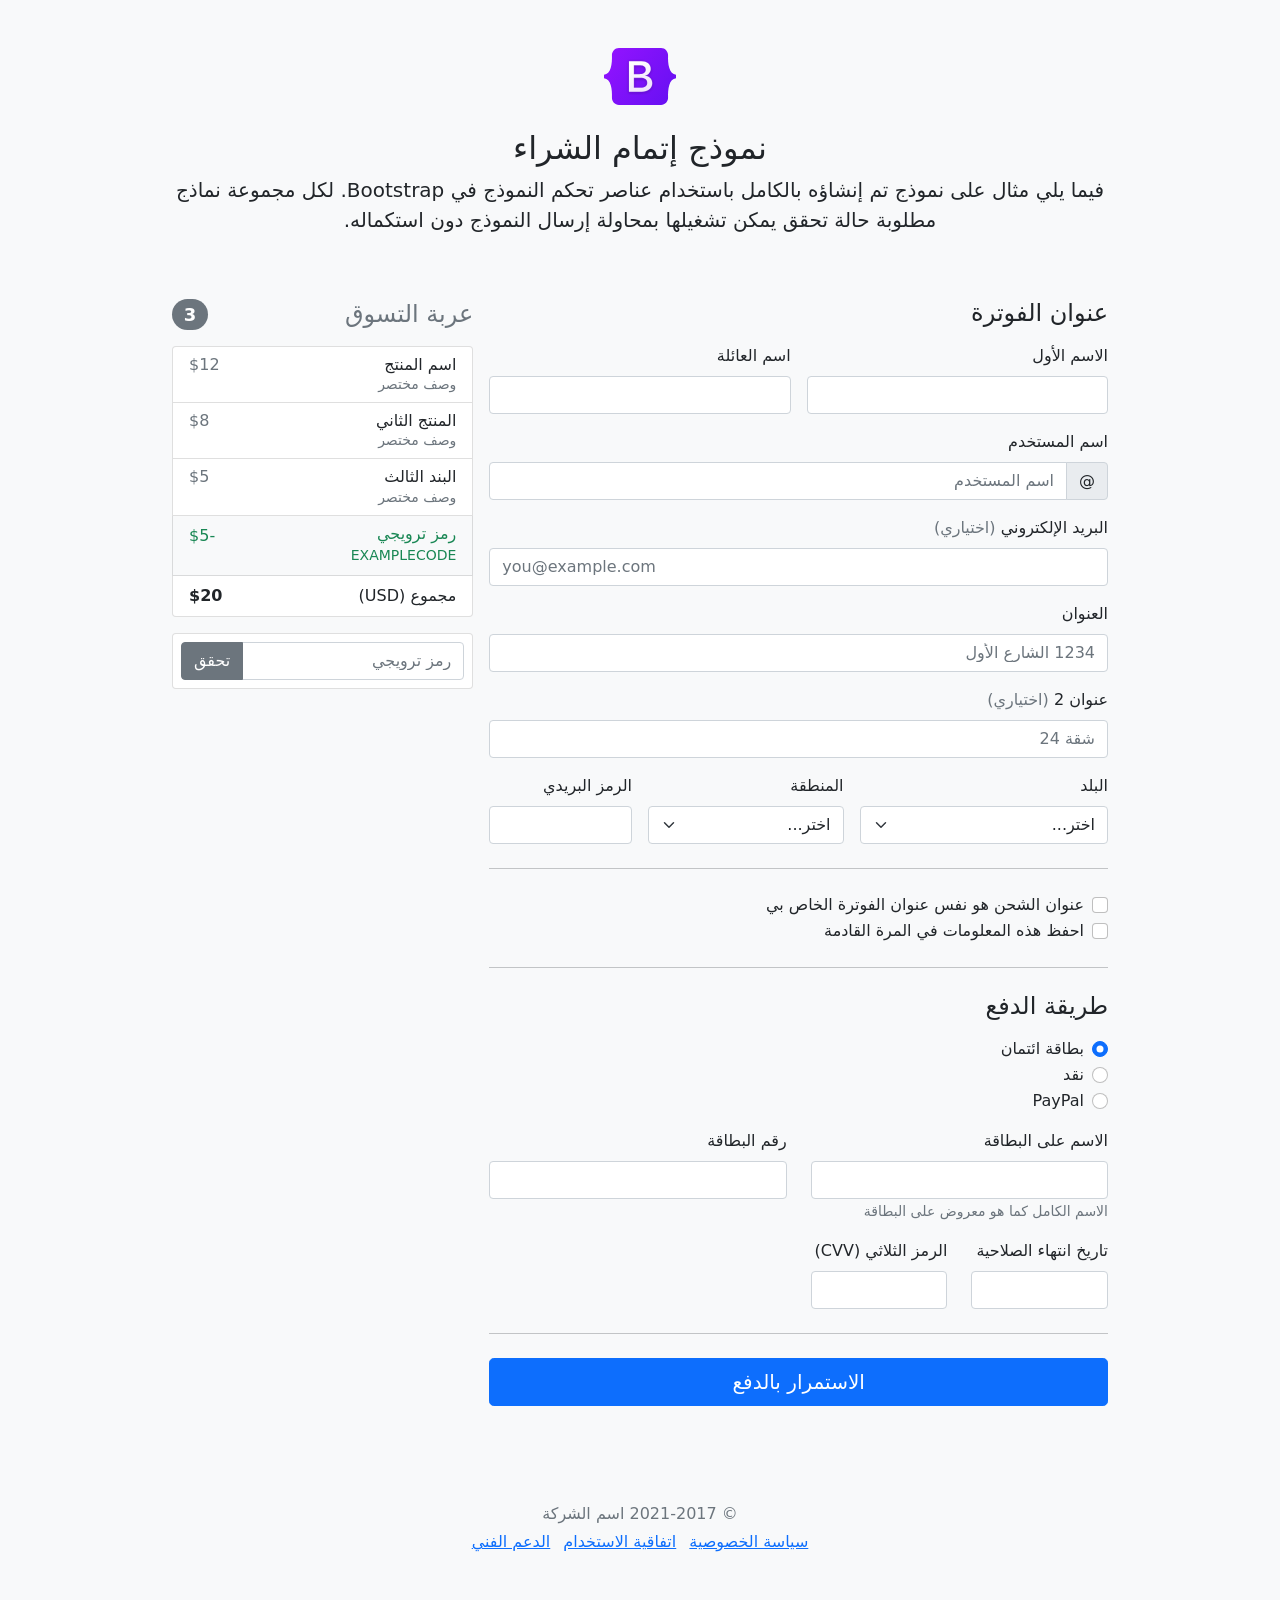
<file: bootstrap/checkout-rtl/index.html>
<!doctype html>
<html lang="ar" dir="rtl">
  <head>
    <meta charset="utf-8">
    <meta name="viewport" content="width=device-width, initial-scale=1">
    <meta name="description" content="">
    <meta name="author" content="Mark Otto, Jacob Thornton, and Bootstrap contributors">
    <meta name="generator" content="Hugo 0.87.0">
    <title>مثال إتمام الشراء · Bootstrap v5.1</title>

    <link rel="canonical" href="https://getbootstrap.com/docs/5.1/examples/checkout-rtl/">

    

    <!-- Bootstrap core CSS -->
<link href="../assets/dist/css/bootstrap.rtl.min.css" rel="stylesheet">

    <style>
      .bd-placeholder-img {
        font-size: 1.125rem;
        text-anchor: middle;
        -webkit-user-select: none;
        -moz-user-select: none;
        user-select: none;
      }

      @media (min-width: 768px) {
        .bd-placeholder-img-lg {
          font-size: 3.5rem;
        }
      }
    </style>

    
    <!-- Custom styles for this template -->
    <link href="../checkout/form-validation.css" rel="stylesheet">
  </head>
  <body class="bg-light">
    
<div class="container">
  <main>
    <div class="py-5 text-center">
      <img class="d-block mx-auto mb-4" src="../assets/brand/bootstrap-logo.svg" alt="" width="72" height="57">
      <h2>نموذج إتمام الشراء</h2>
      <p class="lead">فيما يلي مثال على نموذج تم إنشاؤه بالكامل باستخدام عناصر تحكم النموذج في Bootstrap. لكل مجموعة نماذج مطلوبة حالة تحقق يمكن تشغيلها بمحاولة إرسال النموذج دون استكماله.</p>
    </div>

    <div class="row g-3">
      <div class="col-md-5 col-lg-4 order-md-last">
        <h4 class="d-flex justify-content-between align-items-center mb-3">
          <span class="text-muted">عربة التسوق</span>
          <span class="badge bg-secondary rounded-pill">3</span>
        </h4>
        <ul class="list-group mb-3">
          <li class="list-group-item d-flex justify-content-between lh-sm">
            <div>
              <h6 class="my-0">اسم المنتج</h6>
              <small class="text-muted">وصف مختصر</small>
            </div>
            <span class="text-muted">$12</span>
          </li>
          <li class="list-group-item d-flex justify-content-between lh-sm">
            <div>
              <h6 class="my-0">المنتج الثاني</h6>
              <small class="text-muted">وصف مختصر</small>
            </div>
            <span class="text-muted">$8</span>
          </li>
          <li class="list-group-item d-flex justify-content-between lh-sm">
            <div>
              <h6 class="my-0">البند الثالث</h6>
              <small class="text-muted">وصف مختصر</small>
            </div>
            <span class="text-muted">$5</span>
          </li>
          <li class="list-group-item d-flex justify-content-between bg-light">
            <div class="text-success">
              <h6 class="my-0">رمز ترويجي</h6>
              <small>EXAMPLECODE</small>
            </div>
            <span class="text-success">-$5</span>
          </li>
          <li class="list-group-item d-flex justify-content-between">
            <span>مجموع (USD)</span>
            <strong>$20</strong>
          </li>
        </ul>

        <form class="card p-2">
          <div class="input-group">
            <input type="text" class="form-control" placeholder="رمز ترويجي">
            <button type="submit" class="btn btn-secondary">تحقق</button>
          </div>
        </form>
      </div>
      <div class="col-md-7 col-lg-8">
        <h4 class="mb-3">عنوان الفوترة</h4>
        <form class="needs-validation" novalidate>
          <div class="row g-3">
            <div class="col-sm-6">
              <label for="firstName" class="form-label">الاسم الأول</label>
              <input type="text" class="form-control" id="firstName" placeholder="" value="" required>
              <div class="invalid-feedback">
                يرجى إدخال اسم أول صحيح.
              </div>
            </div>

            <div class="col-sm-6">
              <label for="lastName" class="form-label">اسم العائلة</label>
              <input type="text" class="form-control" id="lastName" placeholder="" value="" required>
              <div class="invalid-feedback">
                يرجى إدخال اسم عائلة صحيح.
              </div>
            </div>

            <div class="col-12">
              <label for="username" class="form-label">اسم المستخدم</label>
              <div class="input-group has-validation">
                <span class="input-group-text">@</span>
                <input type="text" class="form-control" id="username" placeholder="اسم المستخدم" required>
              <div class="invalid-feedback">
                اسم المستخدم الخاص بك مطلوب.
                </div>
              </div>
            </div>

            <div class="col-12">
              <label for="email" class="form-label">البريد الإلكتروني <span class="text-muted">(اختياري)</span></label>
              <input type="email" class="form-control" id="email" placeholder="you@example.com">
              <div class="invalid-feedback">
                يرجى إدخال عنوان بريد إلكتروني صحيح لتصلكم تحديثات الشحن.
              </div>
            </div>

            <div class="col-12">
              <label for="address" class="form-label">العنوان</label>
              <input type="text" class="form-control" id="address" placeholder="1234 الشارع الأول" required>
              <div class="invalid-feedback">
                يرجى إدخال عنوان الشحن الخاص بك.
              </div>
            </div>

            <div class="col-12">
              <label for="address2" class="form-label">عنوان 2 <span class="text-muted">(اختياري)</span></label>
              <input type="text" class="form-control" id="address2" placeholder="شقة 24">
            </div>

            <div class="col-md-5">
              <label for="country" class="form-label">البلد</label>
              <select class="form-select" id="country" required>
                <option value="">اختر...</option>
                <option>الولايات المتحدة الأمريكية</option>
              </select>
              <div class="invalid-feedback">
                يرجى اختيار بلد صحيح.
              </div>
            </div>

            <div class="col-md-4">
              <label for="state" class="form-label">المنطقة</label>
              <select class="form-select" id="state" required>
                <option value="">اختر...</option>
                <option>كاليفورنيا</option>
              </select>
              <div class="invalid-feedback">
                يرجى اختيار اسم منطقة صحيح.
              </div>
            </div>

            <div class="col-md-3">
              <label for="zip" class="form-label">الرمز البريدي</label>
              <input type="text" class="form-control" id="zip" placeholder="" required>
              <div class="invalid-feedback">
                الرمز البريدي مطلوب.
              </div>
            </div>
          </div>

          <hr class="my-4">

          <div class="form-check">
            <input type="checkbox" class="form-check-input" id="same-address">
            <label class="form-check-label" for="same-address">عنوان الشحن هو نفس عنوان الفوترة الخاص بي</label>
          </div>

          <div class="form-check">
            <input type="checkbox" class="form-check-input" id="save-info">
            <label class="form-check-label" for="save-info">احفظ هذه المعلومات في المرة القادمة</label>
          </div>

          <hr class="my-4">

          <h4 class="mb-3">طريقة الدفع</h4>

          <div class="my-3">
            <div class="form-check">
              <input id="credit" name="paymentMethod" type="radio" class="form-check-input" checked required>
              <label class="form-check-label" for="credit">بطاقة ائتمان</label>
            </div>
            <div class="form-check">
              <input id="cash" name="paymentMethod" type="radio" class="form-check-input" required>
              <label class="form-check-label" for="cash">نقد</label>
            </div>
            <div class="form-check">
              <input id="paypal" name="paymentMethod" type="radio" class="form-check-input" required>
              <label class="form-check-label" for="paypal">PayPal</label>
            </div>
          </div>

          <div class="row gy-3">
            <div class="col-md-6">
              <label for="cc-name" class="form-label">الاسم على البطاقة</label>
              <input type="text" class="form-control" id="cc-name" placeholder="" required>
              <small class="text-muted">الاسم الكامل كما هو معروض على البطاقة</small>
              <div class="invalid-feedback">
                الاسم على البطاقة مطلوب
              </div>
            </div>

            <div class="col-md-6">
              <label for="cc-number" class="form-label">رقم البطاقة</label>
              <input type="text" class="form-control" id="cc-number" placeholder="" required>
              <div class="invalid-feedback">
                رقم بطاقة الائتمان مطلوب
              </div>
            </div>

            <div class="col-md-3">
              <label for="cc-expiration" class="form-label">تاريخ انتهاء الصلاحية</label>
              <input type="text" class="form-control" id="cc-expiration" placeholder="" required>
              <div class="invalid-feedback">
                تاريخ انتهاء الصلاحية مطلوب
              </div>
            </div>

            <div class="col-md-3">
              <label for="cc-cvv" class="form-label">الرمز الثلاثي (CVV)</label>
              <input type="text" class="form-control" id="cc-cvv" placeholder="" required>
              <div class="invalid-feedback">
                رمز الحماية مطلوب
              </div>
            </div>
          </div>

          <hr class="my-4">

          <button class="w-100 btn btn-primary btn-lg" type="submit">الاستمرار بالدفع</button>
        </form>
      </div>
    </div>
  </main>
  <footer class="my-5 pt-5 text-muted text-center text-small">
    <p class="mb-1">&copy; 2021-2017 اسم الشركة</p>
    <ul class="list-inline">
      <li class="list-inline-item"><a href="#">سياسة الخصوصية</a></li>
      <li class="list-inline-item"><a href="#">اتفاقية الاستخدام</a></li>
      <li class="list-inline-item"><a href="#">الدعم الفني</a></li>
    </ul>
  </footer>
</div>


    <script src="../assets/dist/js/bootstrap.bundle.min.js"></script>

      <script src="../checkout/form-validation.js"></script>
  </body>
</html>
</file>
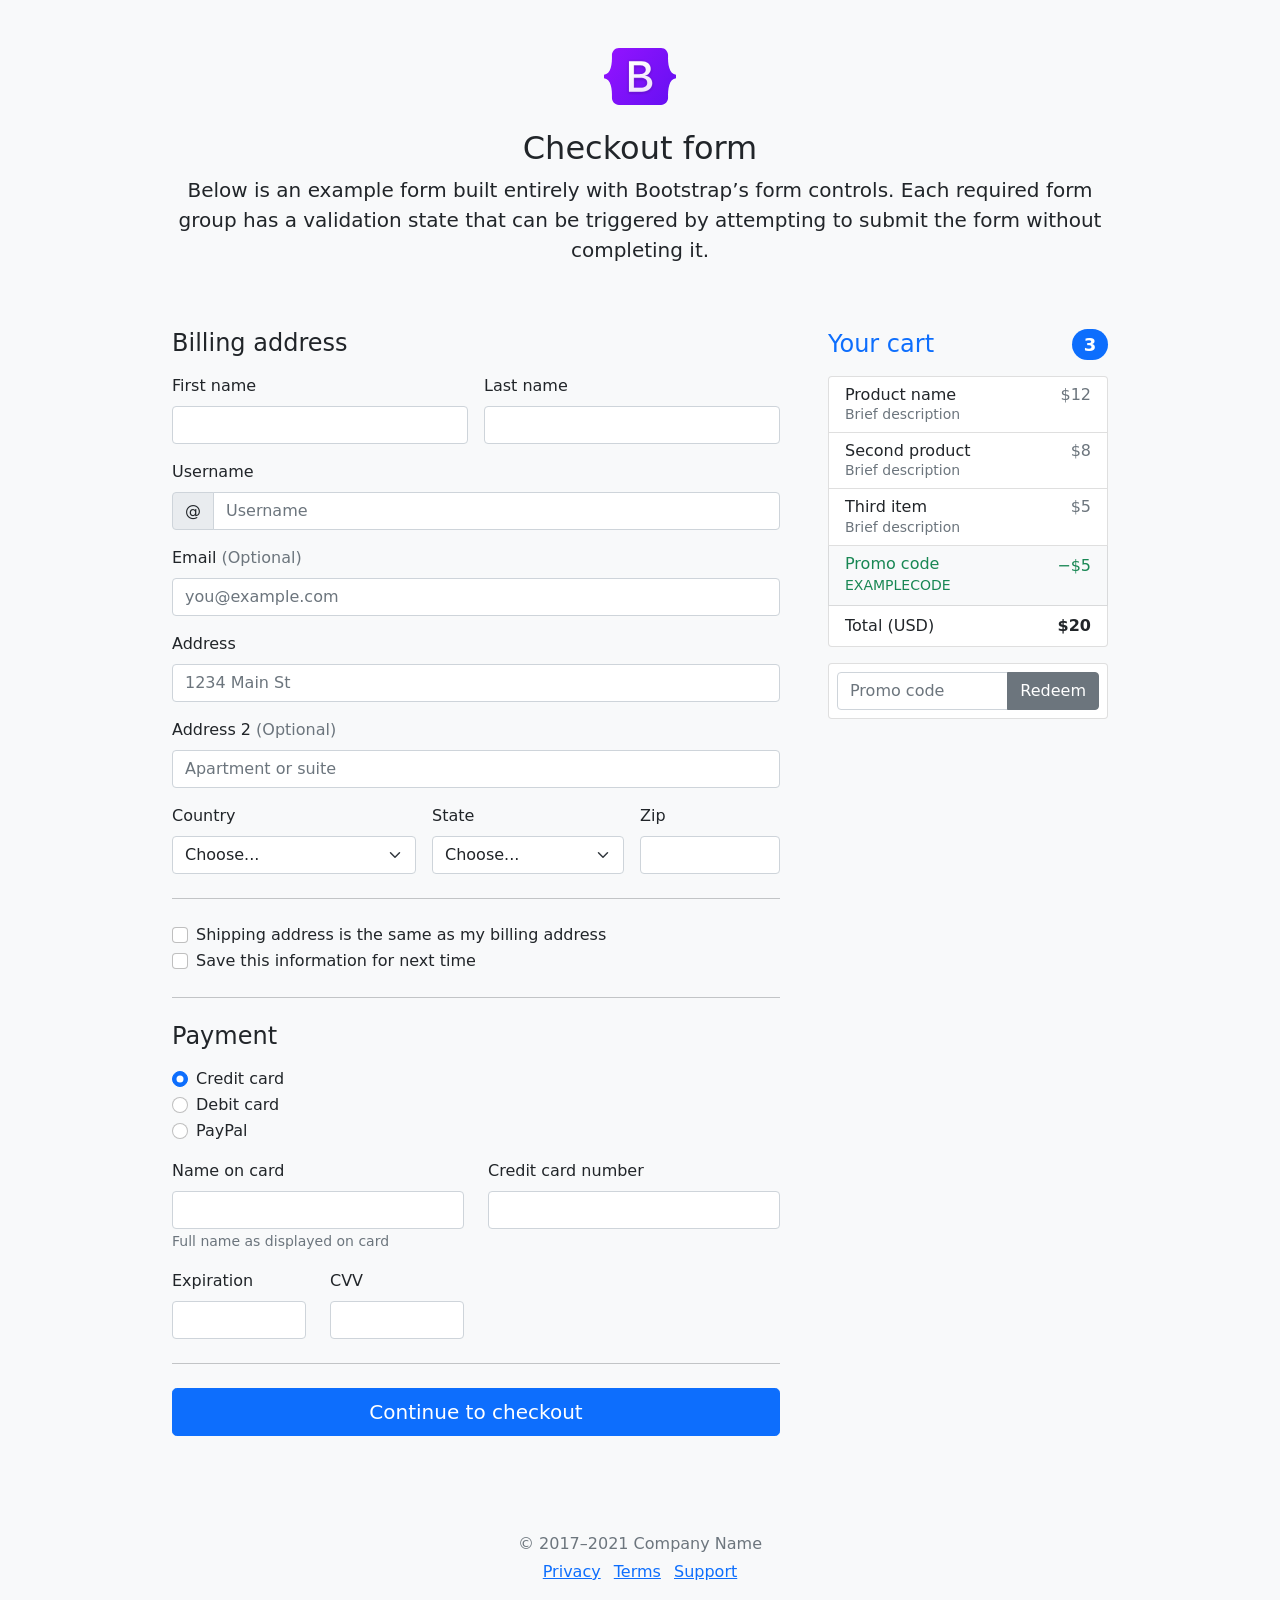
<file: bootstrap/checkout/index.html>
<!doctype html>
<html lang="en">
  <head>
    <meta charset="utf-8">
    <meta name="viewport" content="width=device-width, initial-scale=1">
    <meta name="description" content="">
    <meta name="author" content="Mark Otto, Jacob Thornton, and Bootstrap contributors">
    <meta name="generator" content="Hugo 0.87.0">
    <title>Checkout example · Bootstrap v5.1</title>

    <link rel="canonical" href="https://getbootstrap.com/docs/5.1/examples/checkout/">

    

    <!-- Bootstrap core CSS -->
<link href="../assets/dist/css/bootstrap.min.css" rel="stylesheet">

    <style>
      .bd-placeholder-img {
        font-size: 1.125rem;
        text-anchor: middle;
        -webkit-user-select: none;
        -moz-user-select: none;
        user-select: none;
      }

      @media (min-width: 768px) {
        .bd-placeholder-img-lg {
          font-size: 3.5rem;
        }
      }
    </style>

    
    <!-- Custom styles for this template -->
    <link href="form-validation.css" rel="stylesheet">
  </head>
  <body class="bg-light">
    
<div class="container">
  <main>
    <div class="py-5 text-center">
      <img class="d-block mx-auto mb-4" src="../assets/brand/bootstrap-logo.svg" alt="" width="72" height="57">
      <h2>Checkout form</h2>
      <p class="lead">Below is an example form built entirely with Bootstrap’s form controls. Each required form group has a validation state that can be triggered by attempting to submit the form without completing it.</p>
    </div>

    <div class="row g-5">
      <div class="col-md-5 col-lg-4 order-md-last">
        <h4 class="d-flex justify-content-between align-items-center mb-3">
          <span class="text-primary">Your cart</span>
          <span class="badge bg-primary rounded-pill">3</span>
        </h4>
        <ul class="list-group mb-3">
          <li class="list-group-item d-flex justify-content-between lh-sm">
            <div>
              <h6 class="my-0">Product name</h6>
              <small class="text-muted">Brief description</small>
            </div>
            <span class="text-muted">$12</span>
          </li>
          <li class="list-group-item d-flex justify-content-between lh-sm">
            <div>
              <h6 class="my-0">Second product</h6>
              <small class="text-muted">Brief description</small>
            </div>
            <span class="text-muted">$8</span>
          </li>
          <li class="list-group-item d-flex justify-content-between lh-sm">
            <div>
              <h6 class="my-0">Third item</h6>
              <small class="text-muted">Brief description</small>
            </div>
            <span class="text-muted">$5</span>
          </li>
          <li class="list-group-item d-flex justify-content-between bg-light">
            <div class="text-success">
              <h6 class="my-0">Promo code</h6>
              <small>EXAMPLECODE</small>
            </div>
            <span class="text-success">−$5</span>
          </li>
          <li class="list-group-item d-flex justify-content-between">
            <span>Total (USD)</span>
            <strong>$20</strong>
          </li>
        </ul>

        <form class="card p-2">
          <div class="input-group">
            <input type="text" class="form-control" placeholder="Promo code">
            <button type="submit" class="btn btn-secondary">Redeem</button>
          </div>
        </form>
      </div>
      <div class="col-md-7 col-lg-8">
        <h4 class="mb-3">Billing address</h4>
        <form class="needs-validation" novalidate>
          <div class="row g-3">
            <div class="col-sm-6">
              <label for="firstName" class="form-label">First name</label>
              <input type="text" class="form-control" id="firstName" placeholder="" value="" required>
              <div class="invalid-feedback">
                Valid first name is required.
              </div>
            </div>

            <div class="col-sm-6">
              <label for="lastName" class="form-label">Last name</label>
              <input type="text" class="form-control" id="lastName" placeholder="" value="" required>
              <div class="invalid-feedback">
                Valid last name is required.
              </div>
            </div>

            <div class="col-12">
              <label for="username" class="form-label">Username</label>
              <div class="input-group has-validation">
                <span class="input-group-text">@</span>
                <input type="text" class="form-control" id="username" placeholder="Username" required>
              <div class="invalid-feedback">
                  Your username is required.
                </div>
              </div>
            </div>

            <div class="col-12">
              <label for="email" class="form-label">Email <span class="text-muted">(Optional)</span></label>
              <input type="email" class="form-control" id="email" placeholder="you@example.com">
              <div class="invalid-feedback">
                Please enter a valid email address for shipping updates.
              </div>
            </div>

            <div class="col-12">
              <label for="address" class="form-label">Address</label>
              <input type="text" class="form-control" id="address" placeholder="1234 Main St" required>
              <div class="invalid-feedback">
                Please enter your shipping address.
              </div>
            </div>

            <div class="col-12">
              <label for="address2" class="form-label">Address 2 <span class="text-muted">(Optional)</span></label>
              <input type="text" class="form-control" id="address2" placeholder="Apartment or suite">
            </div>

            <div class="col-md-5">
              <label for="country" class="form-label">Country</label>
              <select class="form-select" id="country" required>
                <option value="">Choose...</option>
                <option>United States</option>
              </select>
              <div class="invalid-feedback">
                Please select a valid country.
              </div>
            </div>

            <div class="col-md-4">
              <label for="state" class="form-label">State</label>
              <select class="form-select" id="state" required>
                <option value="">Choose...</option>
                <option>California</option>
              </select>
              <div class="invalid-feedback">
                Please provide a valid state.
              </div>
            </div>

            <div class="col-md-3">
              <label for="zip" class="form-label">Zip</label>
              <input type="text" class="form-control" id="zip" placeholder="" required>
              <div class="invalid-feedback">
                Zip code required.
              </div>
            </div>
          </div>

          <hr class="my-4">

          <div class="form-check">
            <input type="checkbox" class="form-check-input" id="same-address">
            <label class="form-check-label" for="same-address">Shipping address is the same as my billing address</label>
          </div>

          <div class="form-check">
            <input type="checkbox" class="form-check-input" id="save-info">
            <label class="form-check-label" for="save-info">Save this information for next time</label>
          </div>

          <hr class="my-4">

          <h4 class="mb-3">Payment</h4>

          <div class="my-3">
            <div class="form-check">
              <input id="credit" name="paymentMethod" type="radio" class="form-check-input" checked required>
              <label class="form-check-label" for="credit">Credit card</label>
            </div>
            <div class="form-check">
              <input id="debit" name="paymentMethod" type="radio" class="form-check-input" required>
              <label class="form-check-label" for="debit">Debit card</label>
            </div>
            <div class="form-check">
              <input id="paypal" name="paymentMethod" type="radio" class="form-check-input" required>
              <label class="form-check-label" for="paypal">PayPal</label>
            </div>
          </div>

          <div class="row gy-3">
            <div class="col-md-6">
              <label for="cc-name" class="form-label">Name on card</label>
              <input type="text" class="form-control" id="cc-name" placeholder="" required>
              <small class="text-muted">Full name as displayed on card</small>
              <div class="invalid-feedback">
                Name on card is required
              </div>
            </div>

            <div class="col-md-6">
              <label for="cc-number" class="form-label">Credit card number</label>
              <input type="text" class="form-control" id="cc-number" placeholder="" required>
              <div class="invalid-feedback">
                Credit card number is required
              </div>
            </div>

            <div class="col-md-3">
              <label for="cc-expiration" class="form-label">Expiration</label>
              <input type="text" class="form-control" id="cc-expiration" placeholder="" required>
              <div class="invalid-feedback">
                Expiration date required
              </div>
            </div>

            <div class="col-md-3">
              <label for="cc-cvv" class="form-label">CVV</label>
              <input type="text" class="form-control" id="cc-cvv" placeholder="" required>
              <div class="invalid-feedback">
                Security code required
              </div>
            </div>
          </div>

          <hr class="my-4">

          <button class="w-100 btn btn-primary btn-lg" type="submit">Continue to checkout</button>
        </form>
      </div>
    </div>
  </main>

  <footer class="my-5 pt-5 text-muted text-center text-small">
    <p class="mb-1">&copy; 2017–2021 Company Name</p>
    <ul class="list-inline">
      <li class="list-inline-item"><a href="#">Privacy</a></li>
      <li class="list-inline-item"><a href="#">Terms</a></li>
      <li class="list-inline-item"><a href="#">Support</a></li>
    </ul>
  </footer>
</div>


    <script src="../assets/dist/js/bootstrap.bundle.min.js"></script>

      <script src="form-validation.js"></script>
  </body>
</html>
</file>
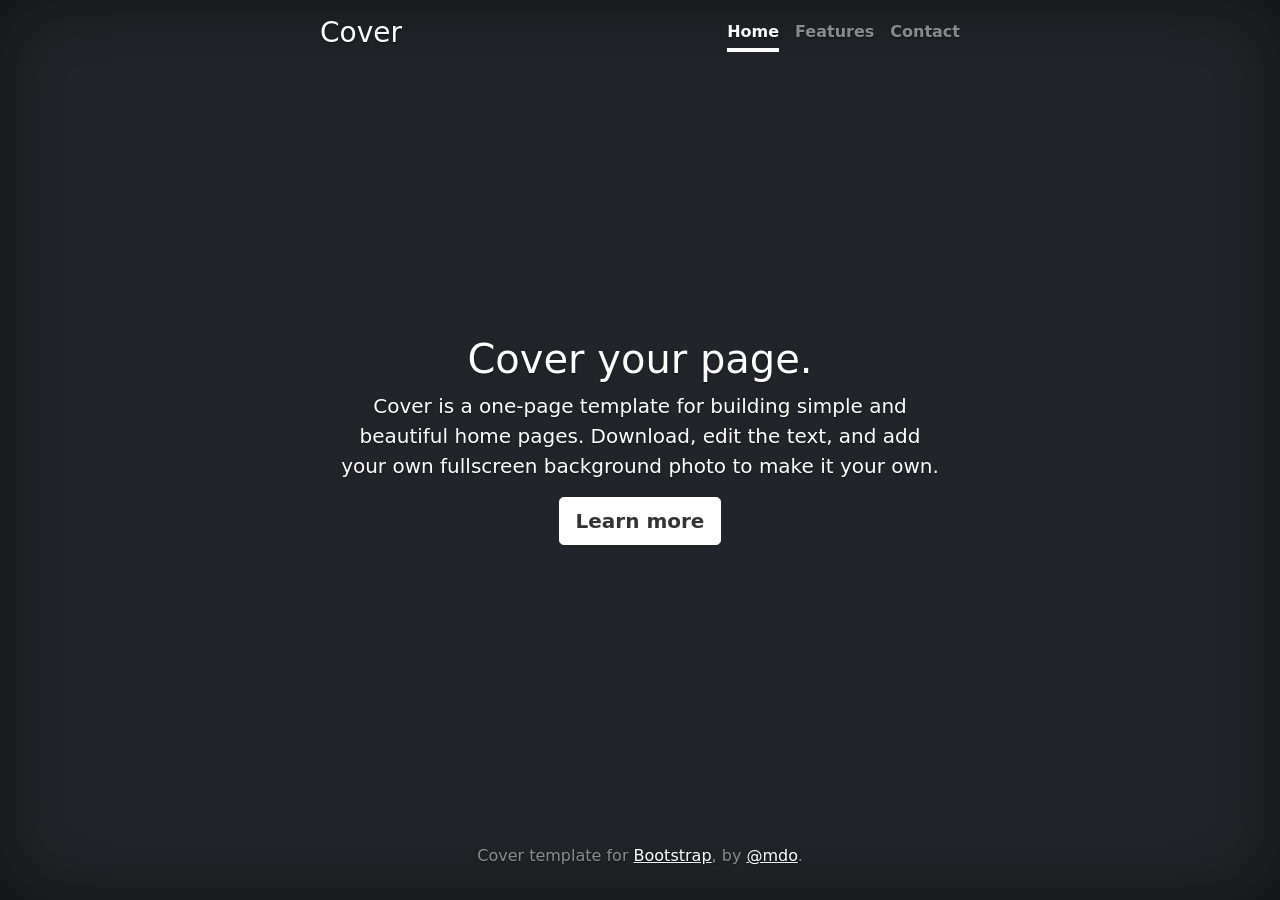
<file: bootstrap/cover/index.html>
<!doctype html>
<html lang="en" class="h-100">
  <head>
    <meta charset="utf-8">
    <meta name="viewport" content="width=device-width, initial-scale=1">
    <meta name="description" content="">
    <meta name="author" content="Mark Otto, Jacob Thornton, and Bootstrap contributors">
    <meta name="generator" content="Hugo 0.87.0">
    <title>Cover Template · Bootstrap v5.1</title>

    <link rel="canonical" href="https://getbootstrap.com/docs/5.1/examples/cover/">

    

    <!-- Bootstrap core CSS -->
<link href="../assets/dist/css/bootstrap.min.css" rel="stylesheet">

    <style>
      .bd-placeholder-img {
        font-size: 1.125rem;
        text-anchor: middle;
        -webkit-user-select: none;
        -moz-user-select: none;
        user-select: none;
      }

      @media (min-width: 768px) {
        .bd-placeholder-img-lg {
          font-size: 3.5rem;
        }
      }
    </style>

    
    <!-- Custom styles for this template -->
    <link href="cover.css" rel="stylesheet">
  </head>
  <body class="d-flex h-100 text-center text-white bg-dark">
    
<div class="cover-container d-flex w-100 h-100 p-3 mx-auto flex-column">
  <header class="mb-auto">
    <div>
      <h3 class="float-md-start mb-0">Cover</h3>
      <nav class="nav nav-masthead justify-content-center float-md-end">
        <a class="nav-link active" aria-current="page" href="#">Home</a>
        <a class="nav-link" href="#">Features</a>
        <a class="nav-link" href="#">Contact</a>
      </nav>
    </div>
  </header>

  <main class="px-3">
    <h1>Cover your page.</h1>
    <p class="lead">Cover is a one-page template for building simple and beautiful home pages. Download, edit the text, and add your own fullscreen background photo to make it your own.</p>
    <p class="lead">
      <a href="#" class="btn btn-lg btn-secondary fw-bold border-white bg-white">Learn more</a>
    </p>
  </main>

  <footer class="mt-auto text-white-50">
    <p>Cover template for <a href="https://getbootstrap.com/" class="text-white">Bootstrap</a>, by <a href="https://twitter.com/mdo" class="text-white">@mdo</a>.</p>
  </footer>
</div>


    
  </body>
</html>
</file>
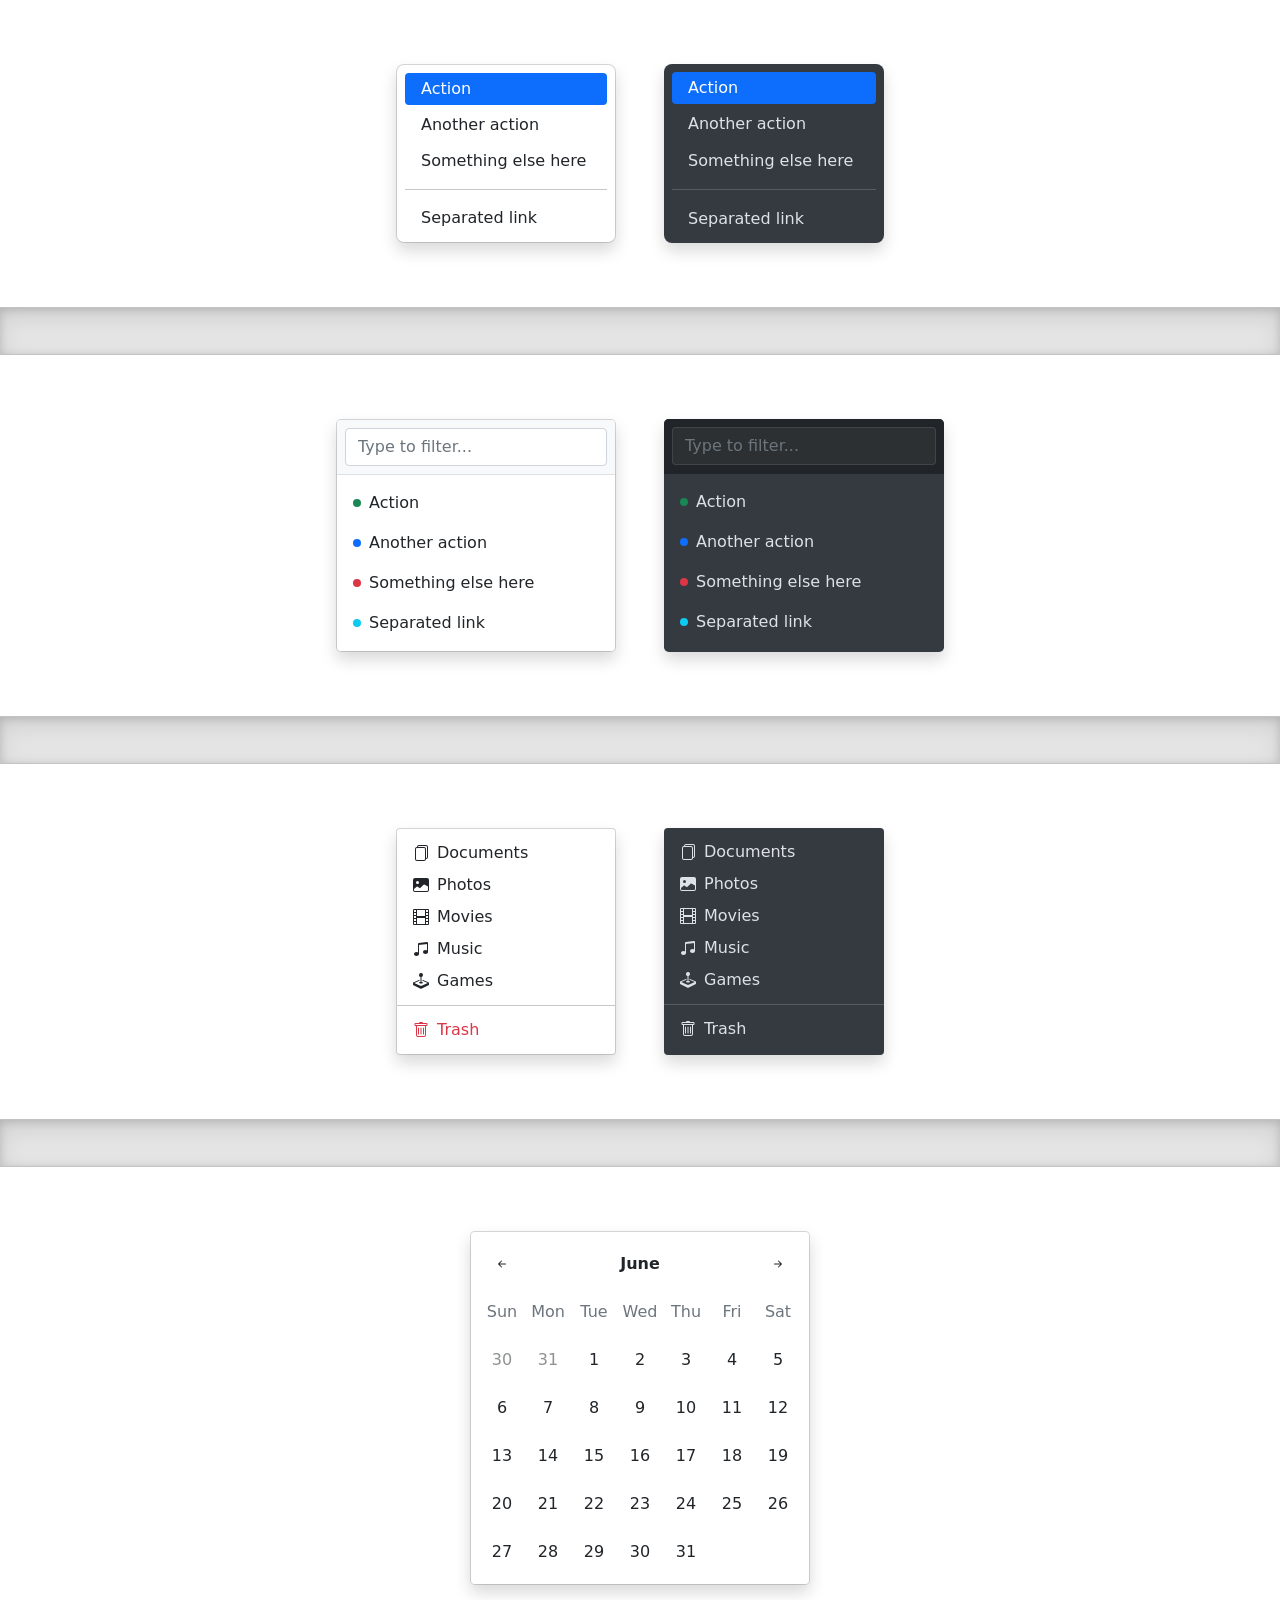
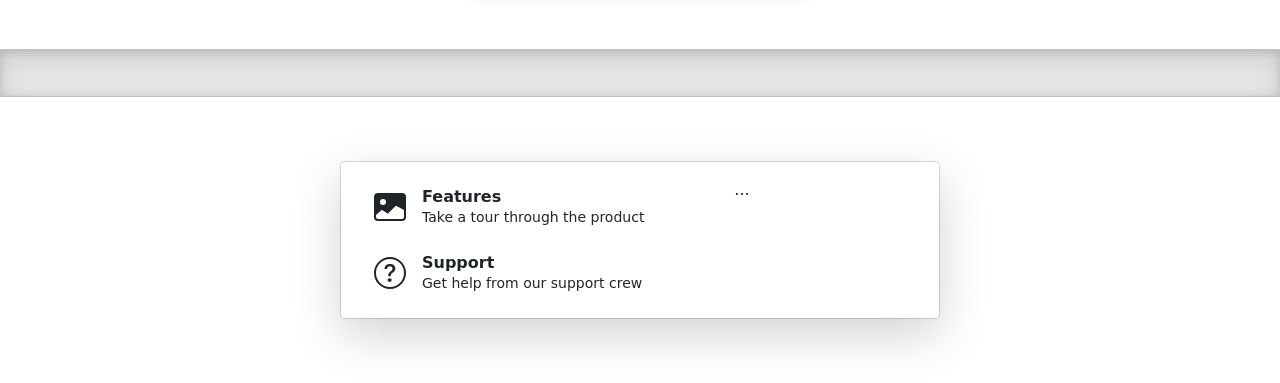
<file: bootstrap/dropdowns/index.html>
<!doctype html>
<html lang="en">
  <head>
    <meta charset="utf-8">
    <meta name="viewport" content="width=device-width, initial-scale=1">
    <meta name="description" content="">
    <meta name="author" content="Mark Otto, Jacob Thornton, and Bootstrap contributors">
    <meta name="generator" content="Hugo 0.87.0">
    <title>Dropdowns · Bootstrap v5.1</title>

    <link rel="canonical" href="https://getbootstrap.com/docs/5.1/examples/dropdowns/">

    

    <!-- Bootstrap core CSS -->
<link href="../assets/dist/css/bootstrap.min.css" rel="stylesheet">

    <style>
      .bd-placeholder-img {
        font-size: 1.125rem;
        text-anchor: middle;
        -webkit-user-select: none;
        -moz-user-select: none;
        user-select: none;
      }

      @media (min-width: 768px) {
        .bd-placeholder-img-lg {
          font-size: 3.5rem;
        }
      }
    </style>

    
    <!-- Custom styles for this template -->
    <link href="dropdowns.css" rel="stylesheet">
  </head>
  <body>
    
<svg xmlns="http://www.w3.org/2000/svg" style="display: none;">
  <symbol id="bootstrap" viewBox="0 0 118 94">
    <title>Bootstrap</title>
    <path fill-rule="evenodd" clip-rule="evenodd" d="M24.509 0c-6.733 0-11.715 5.893-11.492 12.284.214 6.14-.064 14.092-2.066 20.577C8.943 39.365 5.547 43.485 0 44.014v5.972c5.547.529 8.943 4.649 10.951 11.153 2.002 6.485 2.28 14.437 2.066 20.577C12.794 88.106 17.776 94 24.51 94H93.5c6.733 0 11.714-5.893 11.491-12.284-.214-6.14.064-14.092 2.066-20.577 2.009-6.504 5.396-10.624 10.943-11.153v-5.972c-5.547-.529-8.934-4.649-10.943-11.153-2.002-6.484-2.28-14.437-2.066-20.577C105.214 5.894 100.233 0 93.5 0H24.508zM80 57.863C80 66.663 73.436 72 62.543 72H44a2 2 0 01-2-2V24a2 2 0 012-2h18.437c9.083 0 15.044 4.92 15.044 12.474 0 5.302-4.01 10.049-9.119 10.88v.277C75.317 46.394 80 51.21 80 57.863zM60.521 28.34H49.948v14.934h8.905c6.884 0 10.68-2.772 10.68-7.727 0-4.643-3.264-7.207-9.012-7.207zM49.948 49.2v16.458H60.91c7.167 0 10.964-2.876 10.964-8.281 0-5.406-3.903-8.178-11.425-8.178H49.948z"></path>
  </symbol>

  <symbol id="exclamation-triangle-fill" viewBox="0 0 16 16">
    <path d="M8.982 1.566a1.13 1.13 0 0 0-1.96 0L.165 13.233c-.457.778.091 1.767.98 1.767h13.713c.889 0 1.438-.99.98-1.767L8.982 1.566zM8 5c.535 0 .954.462.9.995l-.35 3.507a.552.552 0 0 1-1.1 0L7.1 5.995A.905.905 0 0 1 8 5zm.002 6a1 1 0 1 1 0 2 1 1 0 0 1 0-2z"/>
  </symbol>

  <symbol id="check2" viewBox="0 0 16 16">
    <path d="M13.854 3.646a.5.5 0 0 1 0 .708l-7 7a.5.5 0 0 1-.708 0l-3.5-3.5a.5.5 0 1 1 .708-.708L6.5 10.293l6.646-6.647a.5.5 0 0 1 .708 0z"/>
  </symbol>

  <symbol id="check2-circle" viewBox="0 0 16 16">
    <path d="M2.5 8a5.5 5.5 0 0 1 8.25-4.764.5.5 0 0 0 .5-.866A6.5 6.5 0 1 0 14.5 8a.5.5 0 0 0-1 0 5.5 5.5 0 1 1-11 0z"/>
    <path d="M15.354 3.354a.5.5 0 0 0-.708-.708L8 9.293 5.354 6.646a.5.5 0 1 0-.708.708l3 3a.5.5 0 0 0 .708 0l7-7z"/>
  </symbol>

  <symbol id="bookmark-star" viewBox="0 0 16 16">
    <path d="M7.84 4.1a.178.178 0 0 1 .32 0l.634 1.285a.178.178 0 0 0 .134.098l1.42.206c.145.021.204.2.098.303L9.42 6.993a.178.178 0 0 0-.051.158l.242 1.414a.178.178 0 0 1-.258.187l-1.27-.668a.178.178 0 0 0-.165 0l-1.27.668a.178.178 0 0 1-.257-.187l.242-1.414a.178.178 0 0 0-.05-.158l-1.03-1.001a.178.178 0 0 1 .098-.303l1.42-.206a.178.178 0 0 0 .134-.098L7.84 4.1z"/>
    <path d="M2 2a2 2 0 0 1 2-2h8a2 2 0 0 1 2 2v13.5a.5.5 0 0 1-.777.416L8 13.101l-5.223 2.815A.5.5 0 0 1 2 15.5V2zm2-1a1 1 0 0 0-1 1v12.566l4.723-2.482a.5.5 0 0 1 .554 0L13 14.566V2a1 1 0 0 0-1-1H4z"/>
  </symbol>

  <symbol id="grid-fill" viewBox="0 0 16 16">
    <path d="M1 2.5A1.5 1.5 0 0 1 2.5 1h3A1.5 1.5 0 0 1 7 2.5v3A1.5 1.5 0 0 1 5.5 7h-3A1.5 1.5 0 0 1 1 5.5v-3zm8 0A1.5 1.5 0 0 1 10.5 1h3A1.5 1.5 0 0 1 15 2.5v3A1.5 1.5 0 0 1 13.5 7h-3A1.5 1.5 0 0 1 9 5.5v-3zm-8 8A1.5 1.5 0 0 1 2.5 9h3A1.5 1.5 0 0 1 7 10.5v3A1.5 1.5 0 0 1 5.5 15h-3A1.5 1.5 0 0 1 1 13.5v-3zm8 0A1.5 1.5 0 0 1 10.5 9h3a1.5 1.5 0 0 1 1.5 1.5v3a1.5 1.5 0 0 1-1.5 1.5h-3A1.5 1.5 0 0 1 9 13.5v-3z"/>
  </symbol>

  <symbol id="stars" viewBox="0 0 16 16">
    <path d="M7.657 6.247c.11-.33.576-.33.686 0l.645 1.937a2.89 2.89 0 0 0 1.829 1.828l1.936.645c.33.11.33.576 0 .686l-1.937.645a2.89 2.89 0 0 0-1.828 1.829l-.645 1.936a.361.361 0 0 1-.686 0l-.645-1.937a2.89 2.89 0 0 0-1.828-1.828l-1.937-.645a.361.361 0 0 1 0-.686l1.937-.645a2.89 2.89 0 0 0 1.828-1.828l.645-1.937zM3.794 1.148a.217.217 0 0 1 .412 0l.387 1.162c.173.518.579.924 1.097 1.097l1.162.387a.217.217 0 0 1 0 .412l-1.162.387A1.734 1.734 0 0 0 4.593 5.69l-.387 1.162a.217.217 0 0 1-.412 0L3.407 5.69A1.734 1.734 0 0 0 2.31 4.593l-1.162-.387a.217.217 0 0 1 0-.412l1.162-.387A1.734 1.734 0 0 0 3.407 2.31l.387-1.162zM10.863.099a.145.145 0 0 1 .274 0l.258.774c.115.346.386.617.732.732l.774.258a.145.145 0 0 1 0 .274l-.774.258a1.156 1.156 0 0 0-.732.732l-.258.774a.145.145 0 0 1-.274 0l-.258-.774a1.156 1.156 0 0 0-.732-.732L9.1 2.137a.145.145 0 0 1 0-.274l.774-.258c.346-.115.617-.386.732-.732L10.863.1z"/>
  </symbol>

  <symbol id="film" viewBox="0 0 16 16">
    <path d="M0 1a1 1 0 0 1 1-1h14a1 1 0 0 1 1 1v14a1 1 0 0 1-1 1H1a1 1 0 0 1-1-1V1zm4 0v6h8V1H4zm8 8H4v6h8V9zM1 1v2h2V1H1zm2 3H1v2h2V4zM1 7v2h2V7H1zm2 3H1v2h2v-2zm-2 3v2h2v-2H1zM15 1h-2v2h2V1zm-2 3v2h2V4h-2zm2 3h-2v2h2V7zm-2 3v2h2v-2h-2zm2 3h-2v2h2v-2z"/>
  </symbol>

  <symbol id="joystick" viewBox="0 0 16 16">
    <path d="M10 2a2 2 0 0 1-1.5 1.937v5.087c.863.083 1.5.377 1.5.726 0 .414-.895.75-2 .75s-2-.336-2-.75c0-.35.637-.643 1.5-.726V3.937A2 2 0 1 1 10 2z"/>
    <path d="M0 9.665v1.717a1 1 0 0 0 .553.894l6.553 3.277a2 2 0 0 0 1.788 0l6.553-3.277a1 1 0 0 0 .553-.894V9.665c0-.1-.06-.19-.152-.23L9.5 6.715v.993l5.227 2.178a.125.125 0 0 1 .001.23l-5.94 2.546a2 2 0 0 1-1.576 0l-5.94-2.546a.125.125 0 0 1 .001-.23L6.5 7.708l-.013-.988L.152 9.435a.25.25 0 0 0-.152.23z"/>
  </symbol>

  <symbol id="music-note-beamed" viewBox="0 0 16 16">
    <path d="M6 13c0 1.105-1.12 2-2.5 2S1 14.105 1 13c0-1.104 1.12-2 2.5-2s2.5.896 2.5 2zm9-2c0 1.105-1.12 2-2.5 2s-2.5-.895-2.5-2 1.12-2 2.5-2 2.5.895 2.5 2z"/>
    <path fill-rule="evenodd" d="M14 11V2h1v9h-1zM6 3v10H5V3h1z"/>
    <path d="M5 2.905a1 1 0 0 1 .9-.995l8-.8a1 1 0 0 1 1.1.995V3L5 4V2.905z"/>
  </symbol>

  <symbol id="files" viewBox="0 0 16 16">
    <path d="M13 0H6a2 2 0 0 0-2 2 2 2 0 0 0-2 2v10a2 2 0 0 0 2 2h7a2 2 0 0 0 2-2 2 2 0 0 0 2-2V2a2 2 0 0 0-2-2zm0 13V4a2 2 0 0 0-2-2H5a1 1 0 0 1 1-1h7a1 1 0 0 1 1 1v10a1 1 0 0 1-1 1zM3 4a1 1 0 0 1 1-1h7a1 1 0 0 1 1 1v10a1 1 0 0 1-1 1H4a1 1 0 0 1-1-1V4z"/>
  </symbol>

  <symbol id="image-fill" viewBox="0 0 16 16">
    <path d="M.002 3a2 2 0 0 1 2-2h12a2 2 0 0 1 2 2v10a2 2 0 0 1-2 2h-12a2 2 0 0 1-2-2V3zm1 9v1a1 1 0 0 0 1 1h12a1 1 0 0 0 1-1V9.5l-3.777-1.947a.5.5 0 0 0-.577.093l-3.71 3.71-2.66-1.772a.5.5 0 0 0-.63.062L1.002 12zm5-6.5a1.5 1.5 0 1 0-3 0 1.5 1.5 0 0 0 3 0z"/>
  </symbol>

  <symbol id="trash" viewBox="0 0 16 16">
    <path d="M5.5 5.5A.5.5 0 0 1 6 6v6a.5.5 0 0 1-1 0V6a.5.5 0 0 1 .5-.5zm2.5 0a.5.5 0 0 1 .5.5v6a.5.5 0 0 1-1 0V6a.5.5 0 0 1 .5-.5zm3 .5a.5.5 0 0 0-1 0v6a.5.5 0 0 0 1 0V6z"/>
    <path fill-rule="evenodd" d="M14.5 3a1 1 0 0 1-1 1H13v9a2 2 0 0 1-2 2H5a2 2 0 0 1-2-2V4h-.5a1 1 0 0 1-1-1V2a1 1 0 0 1 1-1H6a1 1 0 0 1 1-1h2a1 1 0 0 1 1 1h3.5a1 1 0 0 1 1 1v1zM4.118 4 4 4.059V13a1 1 0 0 0 1 1h6a1 1 0 0 0 1-1V4.059L11.882 4H4.118zM2.5 3V2h11v1h-11z"/>
  </symbol>

  <symbol id="question-circle" viewBox="0 0 16 16">
    <path d="M8 15A7 7 0 1 1 8 1a7 7 0 0 1 0 14zm0 1A8 8 0 1 0 8 0a8 8 0 0 0 0 16z"/>
    <path d="M5.255 5.786a.237.237 0 0 0 .241.247h.825c.138 0 .248-.113.266-.25.09-.656.54-1.134 1.342-1.134.686 0 1.314.343 1.314 1.168 0 .635-.374.927-.965 1.371-.673.489-1.206 1.06-1.168 1.987l.003.217a.25.25 0 0 0 .25.246h.811a.25.25 0 0 0 .25-.25v-.105c0-.718.273-.927 1.01-1.486.609-.463 1.244-.977 1.244-2.056 0-1.511-1.276-2.241-2.673-2.241-1.267 0-2.655.59-2.75 2.286zm1.557 5.763c0 .533.425.927 1.01.927.609 0 1.028-.394 1.028-.927 0-.552-.42-.94-1.029-.94-.584 0-1.009.388-1.009.94z"/>
  </symbol>

  <symbol id="arrow-left-short" viewBox="0 0 16 16">
    <path fill-rule="evenodd" d="M12 8a.5.5 0 0 1-.5.5H5.707l2.147 2.146a.5.5 0 0 1-.708.708l-3-3a.5.5 0 0 1 0-.708l3-3a.5.5 0 1 1 .708.708L5.707 7.5H11.5a.5.5 0 0 1 .5.5z"/>
  </symbol>

  <symbol id="arrow-right-short" viewBox="0 0 16 16">
    <path fill-rule="evenodd" d="M4 8a.5.5 0 0 1 .5-.5h5.793L8.146 5.354a.5.5 0 1 1 .708-.708l3 3a.5.5 0 0 1 0 .708l-3 3a.5.5 0 0 1-.708-.708L10.293 8.5H4.5A.5.5 0 0 1 4 8z"/>
  </symbol>
</svg>

<div class="d-flex gap-5 justify-content-center" id="dropdownMacos">
  <ul class="dropdown-menu dropdown-menu-macos mx-0 shadow" style="width: 220px;">
    <li><a class="dropdown-item active" href="#">Action</a></li>
    <li><a class="dropdown-item" href="#">Another action</a></li>
    <li><a class="dropdown-item" href="#">Something else here</a></li>
    <li><hr class="dropdown-divider"></li>
    <li><a class="dropdown-item" href="#">Separated link</a></li>
  </ul>
  <ul class="dropdown-menu dropdown-menu-dark dropdown-menu-macos mx-0 border-0 shadow" style="width: 220px;">
    <li><a class="dropdown-item active" href="#">Action</a></li>
    <li><a class="dropdown-item" href="#">Another action</a></li>
    <li><a class="dropdown-item" href="#">Something else here</a></li>
    <li><hr class="dropdown-divider"></li>
    <li><a class="dropdown-item" href="#">Separated link</a></li>
  </ul>
</div>

<div class="b-example-divider"></div>


<div class="d-flex gap-5 justify-content-center" id="dropdownFilter">
  <div class="dropdown-menu pt-0 mx-0 rounded-3 shadow overflow-hidden" style="width: 280px;">
    <form class="p-2 mb-2 bg-light border-bottom">
      <input type="search" class="form-control" autocomplete="false" placeholder="Type to filter...">
    </form>
    <ul class="list-unstyled mb-0">
      <li><a class="dropdown-item d-flex align-items-center gap-2 py-2" href="#">
        <span class="d-inline-block bg-success rounded-circle" style="width: .5em; height: .5em;"></span>
        Action
      </a></li>
      <li><a class="dropdown-item d-flex align-items-center gap-2 py-2" href="#">
        <span class="d-inline-block bg-primary rounded-circle" style="width: .5em; height: .5em;"></span>
        Another action
      </a></li>
      <li><a class="dropdown-item d-flex align-items-center gap-2 py-2" href="#">
        <span class="d-inline-block bg-danger rounded-circle" style="width: .5em; height: .5em;"></span>
        Something else here
      </a></li>
      <li><a class="dropdown-item d-flex align-items-center gap-2 py-2" href="#">
        <span class="d-inline-block bg-info rounded-circle" style="width: .5em; height: .5em;"></span>
        Separated link
      </a></li>
    </ul>
  </div>

  <div class="dropdown-menu dropdown-menu-dark border-0 pt-0 mx-0 rounded-3 shadow overflow-hidden" style="width: 280px;">
    <form class="p-2 mb-2 bg-dark border-bottom border-dark">
      <input type="search" class="form-control form-control-dark" autocomplete="false" placeholder="Type to filter...">
    </form>
    <ul class="list-unstyled mb-0">
      <li><a class="dropdown-item d-flex align-items-center gap-2 py-2" href="#">
        <span class="d-inline-block bg-success rounded-circle" style="width: .5em; height: .5em;"></span>
        Action
      </a></li>
      <li><a class="dropdown-item d-flex align-items-center gap-2 py-2" href="#">
        <span class="d-inline-block bg-primary rounded-circle" style="width: .5em; height: .5em;"></span>
        Another action
      </a></li>
      <li><a class="dropdown-item d-flex align-items-center gap-2 py-2" href="#">
        <span class="d-inline-block bg-danger rounded-circle" style="width: .5em; height: .5em;"></span>
        Something else here
      </a></li>
      <li><a class="dropdown-item d-flex align-items-center gap-2 py-2" href="#">
        <span class="d-inline-block bg-info rounded-circle" style="width: .5em; height: .5em;"></span>
        Separated link
      </a></li>
    </ul>
  </div>
</div>

<div class="b-example-divider"></div>

<div class="d-flex gap-5 justify-content-center" id="dropdownIcons">
  <ul class="dropdown-menu mx-0 shadow" style="width: 220px;">
    <li>
      <a class="dropdown-item d-flex gap-2 align-items-center" href="#">
        <svg class="bi" width="16" height="16"><use xlink:href="#files"/></svg>
        Documents
      </a>
    </li>
    <li>
      <a class="dropdown-item d-flex gap-2 align-items-center" href="#">
        <svg class="bi" width="16" height="16"><use xlink:href="#image-fill"/></svg>
        Photos
      </a>
    </li>
    <li>
      <a class="dropdown-item d-flex gap-2 align-items-center" href="#">
        <svg class="bi" width="16" height="16"><use xlink:href="#film"/></svg>
        Movies
      </a>
    </li>
    <li>
      <a class="dropdown-item d-flex gap-2 align-items-center" href="#">
        <svg class="bi" width="16" height="16"><use xlink:href="#music-note-beamed"/></svg>
        Music
      </a>
    </li>
    <li>
      <a class="dropdown-item d-flex gap-2 align-items-center" href="#">
        <svg class="bi" width="16" height="16"><use xlink:href="#joystick"/></svg>
        Games
      </a>
    </li>
    <li><hr class="dropdown-divider"></li>
    <li>
      <a class="dropdown-item dropdown-item-danger d-flex gap-2 align-items-center" href="#">
        <svg class="bi" width="16" height="16"><use xlink:href="#trash"/></svg>
        Trash
      </a>
    </li>
  </ul>
  <ul class="dropdown-menu dropdown-menu-dark mx-0 border-0 shadow" style="width: 220px;">
    <li>
      <a class="dropdown-item d-flex gap-2 align-items-center" href="#">
        <svg class="bi" width="16" height="16"><use xlink:href="#files"/></svg>
        Documents
      </a>
    </li>
    <li>
      <a class="dropdown-item d-flex gap-2 align-items-center" href="#">
        <svg class="bi" width="16" height="16"><use xlink:href="#image-fill"/></svg>
        Photos
      </a>
    </li>
    <li>
      <a class="dropdown-item d-flex gap-2 align-items-center" href="#">
        <svg class="bi" width="16" height="16"><use xlink:href="#film"/></svg>
        Movies
      </a>
    </li>
    <li>
      <a class="dropdown-item d-flex gap-2 align-items-center" href="#">
        <svg class="bi" width="16" height="16"><use xlink:href="#music-note-beamed"/></svg>
        Music
      </a>
    </li>
    <li>
      <a class="dropdown-item d-flex gap-2 align-items-center" href="#">
        <svg class="bi" width="16" height="16"><use xlink:href="#joystick"/></svg>
        Games
      </a>
    </li>
    <li><hr class="dropdown-divider"></li>
    <li>
      <a class="dropdown-item d-flex gap-2 align-items-center" href="#">
        <svg class="bi" width="16" height="16"><use xlink:href="#trash"/></svg>
        Trash
      </a>
    </li>
  </ul>
</div>

<div class="b-example-divider"></div>

<div class="dropdown-menu p-2 shadow rounded-3" style="width: 340px" id="dropdownCalendar">
  <div class="d-grid gap-1">
    <div class="cal">
      <div class="cal-month">
        <button class="btn cal-btn" type="button">
          <svg class="bi" width="16" height="16"><use xlink:href="#arrow-left-short"/></svg>
        </button>
        <strong class="cal-month-name">June</strong>
        <select class="form-select cal-month-name d-none">
          <option value="January">January</option>
          <option value="February">February</option>
          <option value="March">March</option>
          <option value="April">April</option>
          <option value="May">May</option>
          <option selected value="June">June</option>
          <option value="July">July</option>
          <option value="August">August</option>
          <option value="September">September</option>
          <option value="October">October</option>
          <option value="November">November</option>
          <option value="December">December</option>
        </select>
        <button class="btn cal-btn" type="button">
          <svg class="bi" width="16" height="16"><use xlink:href="#arrow-right-short"/></svg>
        </button>
      </div>
      <div class="cal-weekdays text-muted">
        <div class="cal-weekday">Sun</div>
        <div class="cal-weekday">Mon</div>
        <div class="cal-weekday">Tue</div>
        <div class="cal-weekday">Wed</div>
        <div class="cal-weekday">Thu</div>
        <div class="cal-weekday">Fri</div>
        <div class="cal-weekday">Sat</div>
      </div>
      <div class="cal-days">
        <button class="btn cal-btn" disabled type="button">30</button>
        <button class="btn cal-btn" disabled type="button">31</button>

        <button class="btn cal-btn" type="button">1</button>
        <button class="btn cal-btn" type="button">2</button>
        <button class="btn cal-btn" type="button">3</button>
        <button class="btn cal-btn" type="button">4</button>
        <button class="btn cal-btn" type="button">5</button>
        <button class="btn cal-btn" type="button">6</button>
        <button class="btn cal-btn" type="button">7</button>

        <button class="btn cal-btn" type="button">8</button>
        <button class="btn cal-btn" type="button">9</button>
        <button class="btn cal-btn" type="button">10</button>
        <button class="btn cal-btn" type="button">11</button>
        <button class="btn cal-btn" type="button">12</button>
        <button class="btn cal-btn" type="button">13</button>
        <button class="btn cal-btn" type="button">14</button>

        <button class="btn cal-btn" type="button">15</button>
        <button class="btn cal-btn" type="button">16</button>
        <button class="btn cal-btn" type="button">17</button>
        <button class="btn cal-btn" type="button">18</button>
        <button class="btn cal-btn" type="button">19</button>
        <button class="btn cal-btn" type="button">20</button>
        <button class="btn cal-btn" type="button">21</button>

        <button class="btn cal-btn" type="button">22</button>
        <button class="btn cal-btn" type="button">23</button>
        <button class="btn cal-btn" type="button">24</button>
        <button class="btn cal-btn" type="button">25</button>
        <button class="btn cal-btn" type="button">26</button>
        <button class="btn cal-btn" type="button">27</button>
        <button class="btn cal-btn" type="button">28</button>

        <button class="btn cal-btn" type="button">29</button>
        <button class="btn cal-btn" type="button">30</button>
        <button class="btn cal-btn" type="button">31</button>
      </div>
    </div>
  </div>
</div>

<div class="b-example-divider"></div>

<div class="dropdown-menu d-flex align-items-stretch p-3 rounded-3 shadow-lg" style="width: 600px" id="dropdownMega">
  <nav class="d-grid gap-2 col-8">
    <a href="#" class="btn btn-hover-light d-flex align-items-center gap-3 py-2 px-3 lh-sm">
      <svg class="bi" width="32" height="32"><use xlink:href="#image-fill"/></svg>
      <div>
        <strong class="d-block">Features</strong>
        <small>Take a tour through the product</small>
      </div>
    </a>
    <a href="#" class="btn btn-hover-light d-flex align-items-center gap-3 py-2 px-3 lh-sm">
      <svg class="bi" width="32" height="32"><use xlink:href="#question-circle"/></svg>
      <div>
        <strong class="d-block">Support</strong>
        <small>Get help from our support crew</small>
      </div>
    </a>
  </nav>
  <div class="col-4">
    ...
  </div>
</div>

    <script src="../assets/dist/js/bootstrap.bundle.min.js"></script>

      
  </body>
</html>
</file>
<file: bootstrap/blog/blog.rtl.css>
/* stylelint-disable selector-list-comma-newline-after */

.blog-header {
  line-height: 1;
  border-bottom: 1px solid #e5e5e5;
}

.blog-header-logo {
  font-family: Amiri, Georgia, "Times New Roman", serif;
  font-size: 2.25rem;
}

.blog-header-logo:hover {
  text-decoration: none;
}

h1, h2, h3, h4, h5, h6 {
  font-family: Amiri, Georgia, "Times New Roman", serif;
}

.display-4 {
  font-size: 2.5rem;
}
@media (min-width: 768px) {
  .display-4 {
    font-size: 3rem;
  }
}

.nav-scroller {
  position: relative;
  z-index: 2;
  height: 2.75rem;
  overflow-y: hidden;
}

.nav-scroller .nav {
  display: flex;
  flex-wrap: nowrap;
  padding-bottom: 1rem;
  margin-top: -1px;
  overflow-x: auto;
  text-align: center;
  white-space: nowrap;
  -webkit-overflow-scrolling: touch;
}

.nav-scroller .nav-link {
  padding-top: .75rem;
  padding-bottom: .75rem;
  font-size: .875rem;
}

.card-img-right {
  height: 100%;
  border-radius: 3px 0 0 3px;
}

.flex-auto {
  flex: 0 0 auto;
}

.h-250 { height: 250px; }
@media (min-width: 768px) {
  .h-md-250 { height: 250px; }
}

/* Pagination */
.blog-pagination {
  margin-bottom: 4rem;
}
.blog-pagination > .btn {
  border-radius: 2rem;
}

/*
 * Blog posts
 */
.blog-post {
  margin-bottom: 4rem;
}
.blog-post-title {
  margin-bottom: .25rem;
  font-size: 2.5rem;
}
.blog-post-meta {
  margin-bottom: 1.25rem;
  color: #727272;
}

/*
 * Footer
 */
.blog-footer {
  padding: 2.5rem 0;
  color: #727272;
  text-align: center;
  background-color: #f9f9f9;
  border-top: .05rem solid #e5e5e5;
}
.blog-footer p:last-child {
  margin-bottom: 0;
}
</file>
<file: bootstrap/blog/blog.css>
/* stylelint-disable selector-list-comma-newline-after */

.blog-header {
  line-height: 1;
  border-bottom: 1px solid #e5e5e5;
}

.blog-header-logo {
  font-family: "Playfair Display", Georgia, "Times New Roman", serif/*rtl:Amiri, Georgia, "Times New Roman", serif*/;
  font-size: 2.25rem;
}

.blog-header-logo:hover {
  text-decoration: none;
}

h1, h2, h3, h4, h5, h6 {
  font-family: "Playfair Display", Georgia, "Times New Roman", serif/*rtl:Amiri, Georgia, "Times New Roman", serif*/;
}

.display-4 {
  font-size: 2.5rem;
}
@media (min-width: 768px) {
  .display-4 {
    font-size: 3rem;
  }
}

.nav-scroller {
  position: relative;
  z-index: 2;
  height: 2.75rem;
  overflow-y: hidden;
}

.nav-scroller .nav {
  display: flex;
  flex-wrap: nowrap;
  padding-bottom: 1rem;
  margin-top: -1px;
  overflow-x: auto;
  text-align: center;
  white-space: nowrap;
  -webkit-overflow-scrolling: touch;
}

.nav-scroller .nav-link {
  padding-top: .75rem;
  padding-bottom: .75rem;
  font-size: .875rem;
}

.card-img-right {
  height: 100%;
  border-radius: 0 3px 3px 0;
}

.flex-auto {
  flex: 0 0 auto;
}

.h-250 { height: 250px; }
@media (min-width: 768px) {
  .h-md-250 { height: 250px; }
}

/* Pagination */
.blog-pagination {
  margin-bottom: 4rem;
}
.blog-pagination > .btn {
  border-radius: 2rem;
}

/*
 * Blog posts
 */
.blog-post {
  margin-bottom: 4rem;
}
.blog-post-title {
  margin-bottom: .25rem;
  font-size: 2.5rem;
}
.blog-post-meta {
  margin-bottom: 1.25rem;
  color: #727272;
}

/*
 * Footer
 */
.blog-footer {
  padding: 2.5rem 0;
  color: #727272;
  text-align: center;
  background-color: #f9f9f9;
  border-top: .05rem solid #e5e5e5;
}
.blog-footer p:last-child {
  margin-bottom: 0;
}
</file>
<file: bootstrap/carousel/carousel.rtl.css>
/* GLOBAL STYLES
-------------------------------------------------- */
/* Padding below the footer and lighter body text */

body {
  padding-top: 3rem;
  padding-bottom: 3rem;
  color: #5a5a5a;
}


/* CUSTOMIZE THE CAROUSEL
-------------------------------------------------- */

/* Carousel base class */
.carousel {
  margin-bottom: 4rem;
}
/* Since positioning the image, we need to help out the caption */
.carousel-caption {
  bottom: 3rem;
  z-index: 10;
}

/* Declare heights because of positioning of img element */
.carousel-item {
  height: 32rem;
}
.carousel-item > img {
  position: absolute;
  top: 0;
  right: 0;
  min-width: 100%;
  height: 32rem;
}


/* MARKETING CONTENT
-------------------------------------------------- */

/* Center align the text within the three columns below the carousel */
.marketing .col-lg-4 {
  margin-bottom: 1.5rem;
  text-align: center;
}
.marketing h2 {
  font-weight: 400;
}
.marketing .col-lg-4 p {
  margin-right: .75rem;
  margin-left: .75rem;
}


/* Featurettes
------------------------- */

.featurette-divider {
  margin: 5rem 0; /* Space out the Bootstrap <hr> more */
}

/* Thin out the marketing headings */
.featurette-heading {
  font-weight: 300;
  line-height: 1;
}


/* RESPONSIVE CSS
-------------------------------------------------- */

@media (min-width: 40em) {
  /* Bump up size of carousel content */
  .carousel-caption p {
    margin-bottom: 1.25rem;
    font-size: 1.25rem;
    line-height: 1.4;
  }

  .featurette-heading {
    font-size: 50px;
  }
}

@media (min-width: 62em) {
  .featurette-heading {
    margin-top: 7rem;
  }
}
</file>
<file: bootstrap/carousel/carousel.css>
/* GLOBAL STYLES
-------------------------------------------------- */
/* Padding below the footer and lighter body text */

body {
  padding-top: 3rem;
  padding-bottom: 3rem;
  color: #5a5a5a;
}


/* CUSTOMIZE THE CAROUSEL
-------------------------------------------------- */

/* Carousel base class */
.carousel {
  margin-bottom: 4rem;
}
/* Since positioning the image, we need to help out the caption */
.carousel-caption {
  bottom: 3rem;
  z-index: 10;
}

/* Declare heights because of positioning of img element */
.carousel-item {
  height: 32rem;
}
.carousel-item > img {
  position: absolute;
  top: 0;
  left: 0;
  min-width: 100%;
  height: 32rem;
}


/* MARKETING CONTENT
-------------------------------------------------- */

/* Center align the text within the three columns below the carousel */
.marketing .col-lg-4 {
  margin-bottom: 1.5rem;
  text-align: center;
}
.marketing h2 {
  font-weight: 400;
}
/* rtl:begin:ignore */
.marketing .col-lg-4 p {
  margin-right: .75rem;
  margin-left: .75rem;
}
/* rtl:end:ignore */


/* Featurettes
------------------------- */

.featurette-divider {
  margin: 5rem 0; /* Space out the Bootstrap <hr> more */
}

/* Thin out the marketing headings */
.featurette-heading {
  font-weight: 300;
  line-height: 1;
  /* rtl:remove */
  letter-spacing: -.05rem;
}


/* RESPONSIVE CSS
-------------------------------------------------- */

@media (min-width: 40em) {
  /* Bump up size of carousel content */
  .carousel-caption p {
    margin-bottom: 1.25rem;
    font-size: 1.25rem;
    line-height: 1.4;
  }

  .featurette-heading {
    font-size: 50px;
  }
}

@media (min-width: 62em) {
  .featurette-heading {
    margin-top: 7rem;
  }
}
</file>
<file: bootstrap/checkout/form-validation.css>
.container {
  max-width: 960px;
}
</file>
<file: bootstrap/cover/cover.css>
/*
 * Globals
 */


/* Custom default button */
.btn-secondary,
.btn-secondary:hover,
.btn-secondary:focus {
  color: #333;
  text-shadow: none; /* Prevent inheritance from `body` */
}


/*
 * Base structure
 */

body {
  text-shadow: 0 .05rem .1rem rgba(0, 0, 0, .5);
  box-shadow: inset 0 0 5rem rgba(0, 0, 0, .5);
}

.cover-container {
  max-width: 42em;
}


/*
 * Header
 */

.nav-masthead .nav-link {
  padding: .25rem 0;
  font-weight: 700;
  color: rgba(255, 255, 255, .5);
  background-color: transparent;
  border-bottom: .25rem solid transparent;
}

.nav-masthead .nav-link:hover,
.nav-masthead .nav-link:focus {
  border-bottom-color: rgba(255, 255, 255, .25);
}

.nav-masthead .nav-link + .nav-link {
  margin-left: 1rem;
}

.nav-masthead .active {
  color: #fff;
  border-bottom-color: #fff;
}
</file>
<file: bootstrap/dropdowns/dropdowns.css>
.b-example-divider {
  height: 3rem;
  background-color: rgba(0, 0, 0, .1);
  border: solid rgba(0, 0, 0, .15);
  border-width: 1px 0;
  box-shadow: inset 0 .5em 1.5em rgba(0, 0, 0, .1), inset 0 .125em .5em rgba(0, 0, 0, .15);
}

.bi {
  vertical-align: -.125em;
  fill: currentColor;
}

.dropdown-menu {
  position: static;
  display: block;
  width: auto;
  margin: 4rem auto;
}

.dropdown-menu-macos {
  display: grid;
  gap: .25rem;
  padding: .5rem;
  border-radius: .5rem;
}
.dropdown-menu-macos .dropdown-item {
  border-radius: .25rem;
}

.dropdown-item-danger {
  color: var(--bs-red);
}
.dropdown-item-danger:hover,
.dropdown-item-danger:focus {
  color: #fff;
  background-color: var(--bs-red);
}
.dropdown-item-danger.active {
  background-color: var(--bs-red);
}

.btn-hover-light {
  text-align: left;
  background-color: var(--bs-white);
  border-radius: .25rem;
}
.btn-hover-light:hover,
.btn-hover-light:focus {
  color: var(--bs-blue);
  background-color: var(--bs-light);
}

.cal-month,
.cal-days,
.cal-weekdays {
  display: grid;
  grid-template-columns: repeat(7, 1fr);
  align-items: center;
}
.cal-month-name {
  grid-column-start: 2;
  grid-column-end: 7;
  text-align: center;
}
.cal-weekday,
.cal-btn {
  display: flex;
  flex-shrink: 0;
  align-items: center;
  justify-content: center;
  height: 3rem;
  padding: 0;
}
.cal-btn:not([disabled]) {
  font-weight: 500;
}
.cal-btn:hover,
.cal-btn:focus {
  background-color: rgba(0, 0, 0, .05);
}
.cal-btn[disabled] {
  opacity: .5;
}

.form-control-dark {
  background-color: rgba(255, 255, 255, .05);
  border-color: rgba(255, 255, 255, .15);
}
</file>
<file: bootstrap/cheatsheet/cheatsheet.rtl.css>
body {
  scroll-behavior: smooth;
}

/**
 * Bootstrap "Journal code" icon
 * @link https://icons.getbootstrap.com/icons/journal-code/
 */
.bd-heading a::before {
  display: inline-block;
  width: 1em;
  height: 1em;
  margin-left: .25rem;
  content: "";
  background-image: url("data:image/svg+xml,%3Csvg xmlns='http://www.w3.org/2000/svg' fill='%25230d6efd' viewBox='0 0 16 16'%3E%3Cpath d='M4 1h8a2 2 0 0 1 2 2v10a2 2 0 0 1-2 2H4a2 2 0 0 1-2-2h1a1 1 0 0 0 1 1h8a1 1 0 0 0 1-1V3a1 1 0 0 0-1-1H4a1 1 0 0 0-1 1H2a2 2 0 0 1 2-2z'/%3E%3Cpath d='M2 5v-.5a.5.5 0 0 1 1 0V5h.5a.5.5 0 0 1 0 1h-2a.5.5 0 0 1 0-1H2zm0 3v-.5a.5.5 0 0 1 1 0V8h.5a.5.5 0 0 1 0 1h-2a.5.5 0 0 1 0-1H2zm0 3v-.5a.5.5 0 0 1 1 0v.5h.5a.5.5 0 0 1 0 1h-2a.5.5 0 0 1 0-1H2z'/%3E%3Cpath fill-rule='evenodd' d='M8.646 5.646a.5.5 0 0 1 .708 0l2 2a.5.5 0 0 1 0 .708l-2 2a.5.5 0 0 1-.708-.708L10.293 8 8.646 6.354a.5.5 0 0 1 0-.708zm-1.292 0a.5.5 0 0 0-.708 0l-2 2a.5.5 0 0 0 0 .708l2 2a.5.5 0 0 0 .708-.708L5.707 8l1.647-1.646a.5.5 0 0 0 0-.708z'/%3E%3C/svg%3E");
  background-size: 1em;
}

/* stylelint-disable-next-line selector-max-universal */
.bd-heading + div > * + * {
  margin-top: 3rem;
}

/* Table of contents */
.bd-aside a {
  padding: .1875rem .5rem;
  margin-top: .125rem;
  margin-right: .3125rem;
  color: rgba(0, 0, 0, .65);
  text-decoration: none;
}

.bd-aside a:hover,
.bd-aside a:focus {
  color: rgba(0, 0, 0, .85);
  background-color: rgba(121, 82, 179, .1);
}

.bd-aside .active {
  font-weight: 600;
  color: rgba(0, 0, 0, .85);
}

.bd-aside .btn {
  padding: .25rem .5rem;
  font-weight: 600;
  color: rgba(0, 0, 0, .65);
  border: 0;
}

.bd-aside .btn:hover,
.bd-aside .btn:focus {
  color: rgba(0, 0, 0, .85);
  background-color: rgba(121, 82, 179, .1);
}

.bd-aside .btn:focus {
  box-shadow: 0 0 0 1px rgba(121, 82, 179, .7);
}

.bd-aside .btn::before {
  width: 1.25em;
  line-height: 0;
  content: url("data:image/svg+xml,%3csvg xmlns='http://www.w3.org/2000/svg' width='16' height='16' viewBox='0 0 16 16'%3e%3cpath fill='none' stroke='rgba%280,0,0,.5%29' stroke-linecap='round' stroke-linejoin='round' stroke-width='2' d='M5 14l6-6-6-6'/%3e%3c/svg%3e");
  transition: transform .35s ease;
  transform: rotate(180deg) translateX(-2px);
  transform-origin: .5em 50%;
}

.bd-aside .btn[aria-expanded="true"]::before {
  transform: rotate(90deg);
}


/* Examples */
.scrollspy-example {
  position: relative;
  height: 200px;
  margin-top: .5rem;
  overflow: auto;
}

[id="modal"] .bd-example .btn,
[id="buttons"] .bd-example .btn,
[id="tooltips"] .bd-example .btn,
[id="popovers"] .bd-example .btn,
[id="dropdowns"] .bd-example .btn-group,
[id="dropdowns"] .bd-example .dropdown,
[id="dropdowns"] .bd-example .dropup,
[id="dropdowns"] .bd-example .dropend,
[id="dropdowns"] .bd-example .dropstart {
  margin: 0 0 1rem 1rem;
}

/* Layout */
@media (min-width: 1200px) {
  body {
    display: grid;
    gap: 1rem;
    grid-template-columns: 1fr 4fr 1fr;
    grid-template-rows: auto;
  }

  .bd-header {
    position: fixed;
    top: 0;
    right: 0;
    left: 0;
    z-index: 1030;
    grid-column: 1 / span 3;
  }

  .bd-aside,
  .bd-cheatsheet {
    padding-top: 4rem;
  }

  /**
   * 1. Too bad only Firefox supports subgrids ATM
   */
  .bd-cheatsheet,
  .bd-cheatsheet section,
  .bd-cheatsheet article {
    display: inherit; /* 1 */
    gap: inherit; /* 1 */
    grid-template-columns: 1fr 4fr;
    grid-column: 1 / span 2;
    grid-template-rows: auto;
  }

  .bd-aside {
    grid-area: 1 / 3;
    scroll-margin-top: 4rem;
  }

  .bd-cheatsheet section,
  .bd-cheatsheet section > h2 {
    top: 2rem;
    scroll-margin-top: 2rem;
  }

  .bd-cheatsheet section > h2::before {
    position: absolute;
    top: 0;
    right: 0;
    bottom: -2rem;
    left: 0;
    z-index: -1;
    content: "";
    background-image: linear-gradient(to bottom, rgba(255, 255, 255, 1) calc(100% - 3rem), rgba(255, 255, 255, .01));
  }

  .bd-cheatsheet article,
  .bd-cheatsheet .bd-heading {
    top: 8rem;
    scroll-margin-top: 8rem;
  }

  .bd-cheatsheet .bd-heading {
    z-index: 1;
  }
}
</file>
<file: bootstrap/cheatsheet/cheatsheet.css>
body {
  scroll-behavior: smooth;
}

/**
 * Bootstrap "Journal code" icon
 * @link https://icons.getbootstrap.com/icons/journal-code/
 */
.bd-heading a::before {
  display: inline-block;
  width: 1em;
  height: 1em;
  margin-right: .25rem;
  content: "";
  background-image: url("data:image/svg+xml,%3Csvg xmlns='http://www.w3.org/2000/svg' fill='%25230d6efd' viewBox='0 0 16 16'%3E%3Cpath d='M4 1h8a2 2 0 0 1 2 2v10a2 2 0 0 1-2 2H4a2 2 0 0 1-2-2h1a1 1 0 0 0 1 1h8a1 1 0 0 0 1-1V3a1 1 0 0 0-1-1H4a1 1 0 0 0-1 1H2a2 2 0 0 1 2-2z'/%3E%3Cpath d='M2 5v-.5a.5.5 0 0 1 1 0V5h.5a.5.5 0 0 1 0 1h-2a.5.5 0 0 1 0-1H2zm0 3v-.5a.5.5 0 0 1 1 0V8h.5a.5.5 0 0 1 0 1h-2a.5.5 0 0 1 0-1H2zm0 3v-.5a.5.5 0 0 1 1 0v.5h.5a.5.5 0 0 1 0 1h-2a.5.5 0 0 1 0-1H2z'/%3E%3Cpath fill-rule='evenodd' d='M8.646 5.646a.5.5 0 0 1 .708 0l2 2a.5.5 0 0 1 0 .708l-2 2a.5.5 0 0 1-.708-.708L10.293 8 8.646 6.354a.5.5 0 0 1 0-.708zm-1.292 0a.5.5 0 0 0-.708 0l-2 2a.5.5 0 0 0 0 .708l2 2a.5.5 0 0 0 .708-.708L5.707 8l1.647-1.646a.5.5 0 0 0 0-.708z'/%3E%3C/svg%3E");
  background-size: 1em;
}

/* stylelint-disable-next-line selector-max-universal */
.bd-heading + div > * + * {
  margin-top: 3rem;
}

/* Table of contents */
.bd-aside a {
  padding: .1875rem .5rem;
  margin-top: .125rem;
  margin-left: .3125rem;
  color: rgba(0, 0, 0, .65);
  text-decoration: none;
}

.bd-aside a:hover,
.bd-aside a:focus {
  color: rgba(0, 0, 0, .85);
  background-color: rgba(121, 82, 179, .1);
}

.bd-aside .active {
  font-weight: 600;
  color: rgba(0, 0, 0, .85);
}

.bd-aside .btn {
  padding: .25rem .5rem;
  font-weight: 600;
  color: rgba(0, 0, 0, .65);
  border: 0;
}

.bd-aside .btn:hover,
.bd-aside .btn:focus {
  color: rgba(0, 0, 0, .85);
  background-color: rgba(121, 82, 179, .1);
}

.bd-aside .btn:focus {
  box-shadow: 0 0 0 1px rgba(121, 82, 179, .7);
}

.bd-aside .btn::before {
  width: 1.25em;
  line-height: 0;
  content: url("data:image/svg+xml,%3csvg xmlns='http://www.w3.org/2000/svg' width='16' height='16' viewBox='0 0 16 16'%3e%3cpath fill='none' stroke='rgba%280,0,0,.5%29' stroke-linecap='round' stroke-linejoin='round' stroke-width='2' d='M5 14l6-6-6-6'/%3e%3c/svg%3e");
  transition: transform .35s ease;

  /* rtl:raw:
  transform: rotate(180deg) translateX(-2px);
  */
  transform-origin: .5em 50%;
}

.bd-aside .btn[aria-expanded="true"]::before {
  transform: rotate(90deg)/* rtl:ignore */;
}


/* Examples */
.scrollspy-example {
  position: relative;
  height: 200px;
  margin-top: .5rem;
  overflow: auto;
}

[id="modal"] .bd-example .btn,
[id="buttons"] .bd-example .btn,
[id="tooltips"] .bd-example .btn,
[id="popovers"] .bd-example .btn,
[id="dropdowns"] .bd-example .btn-group,
[id="dropdowns"] .bd-example .dropdown,
[id="dropdowns"] .bd-example .dropup,
[id="dropdowns"] .bd-example .dropend,
[id="dropdowns"] .bd-example .dropstart {
  margin: 0 1rem 1rem 0;
}

/* Layout */
@media (min-width: 1200px) {
  body {
    display: grid;
    gap: 1rem;
    grid-template-columns: 1fr 4fr 1fr;
    grid-template-rows: auto;
  }

  .bd-header {
    position: fixed;
    top: 0;
    /* rtl:begin:ignore */
    right: 0;
    left: 0;
    /* rtl:end:ignore */
    z-index: 1030;
    grid-column: 1 / span 3;
  }

  .bd-aside,
  .bd-cheatsheet {
    padding-top: 4rem;
  }

  /**
   * 1. Too bad only Firefox supports subgrids ATM
   */
  .bd-cheatsheet,
  .bd-cheatsheet section,
  .bd-cheatsheet article {
    display: inherit; /* 1 */
    gap: inherit; /* 1 */
    grid-template-columns: 1fr 4fr;
    grid-column: 1 / span 2;
    grid-template-rows: auto;
  }

  .bd-aside {
    grid-area: 1 / 3;
    scroll-margin-top: 4rem;
  }

  .bd-cheatsheet section,
  .bd-cheatsheet section > h2 {
    top: 2rem;
    scroll-margin-top: 2rem;
  }

  .bd-cheatsheet section > h2::before {
    position: absolute;
    /* rtl:begin:ignore */
    top: 0;
    right: 0;
    bottom: -2rem;
    left: 0;
    /* rtl:end:ignore */
    z-index: -1;
    content: "";
    background-image: linear-gradient(to bottom, rgba(255, 255, 255, 1) calc(100% - 3rem), rgba(255, 255, 255, .01));
  }

  .bd-cheatsheet article,
  .bd-cheatsheet .bd-heading {
    top: 8rem;
    scroll-margin-top: 8rem;
  }

  .bd-cheatsheet .bd-heading {
    z-index: 1;
  }
}
</file>
